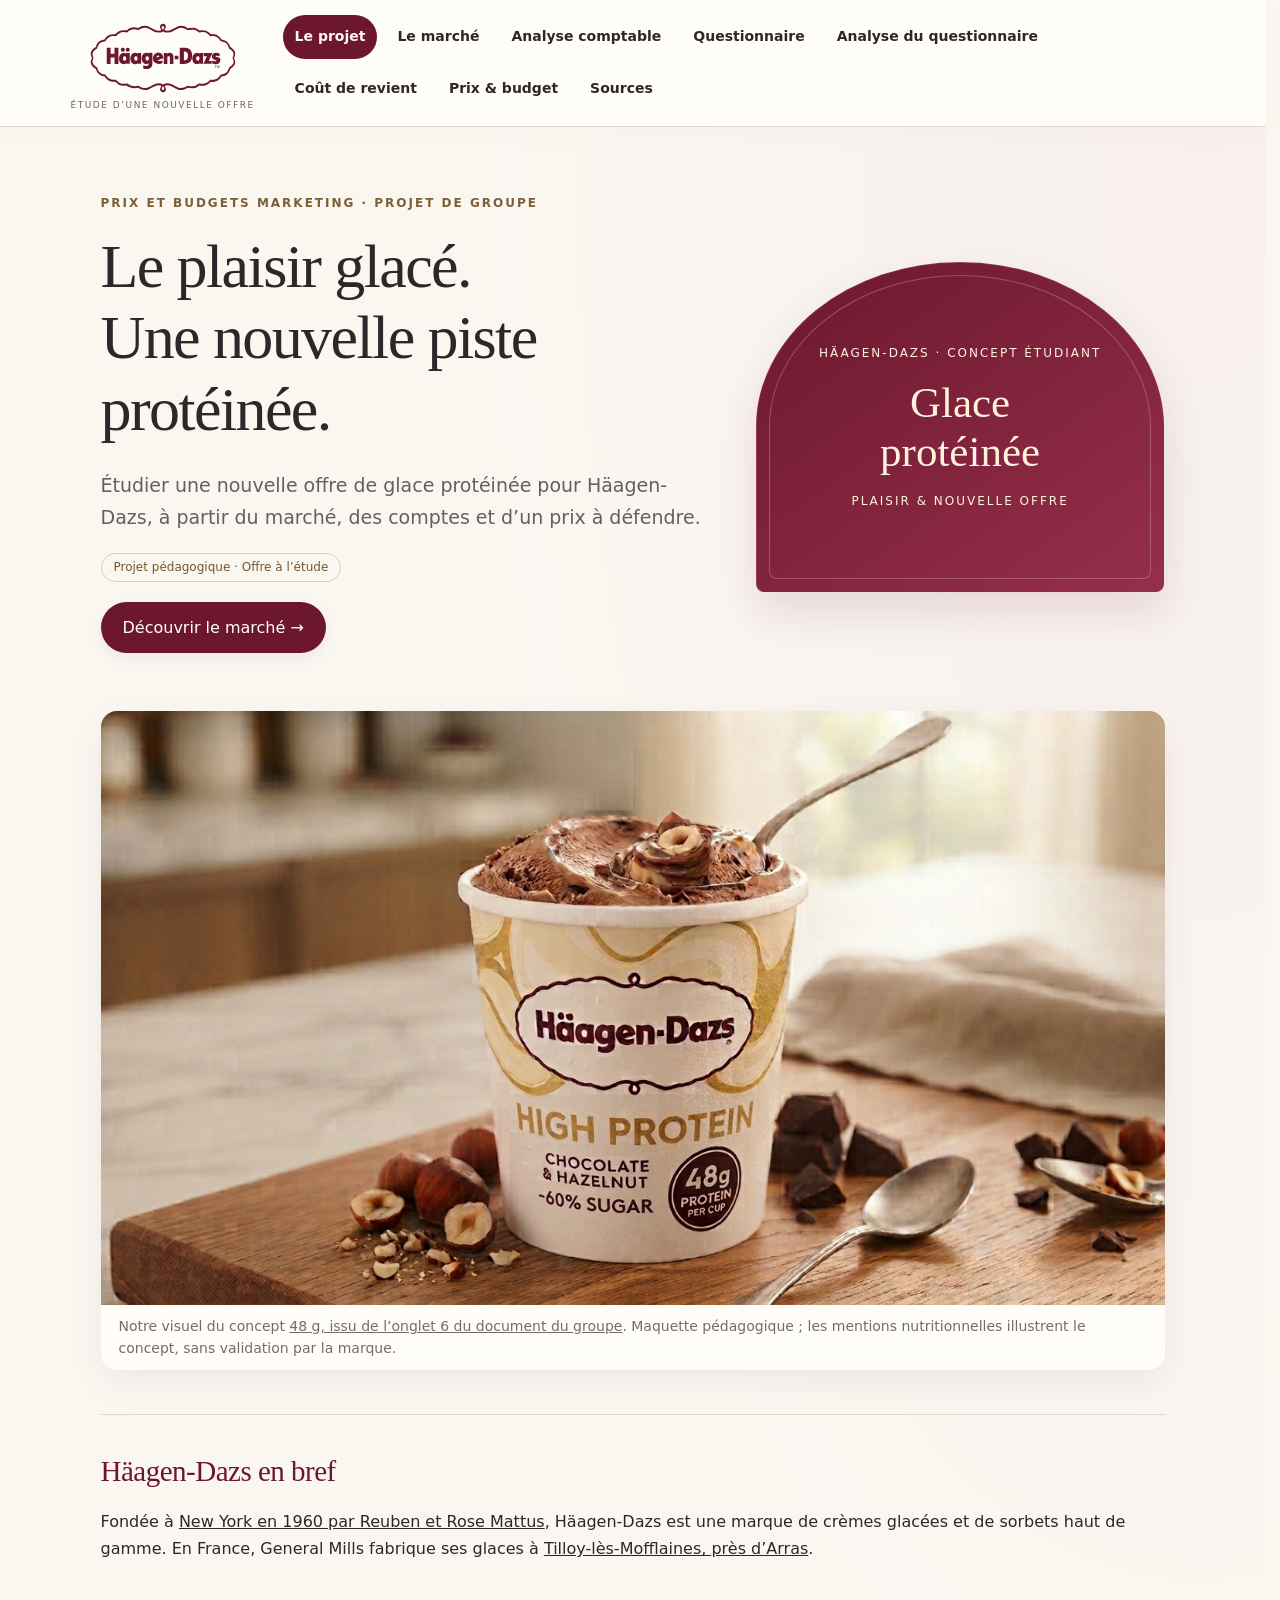
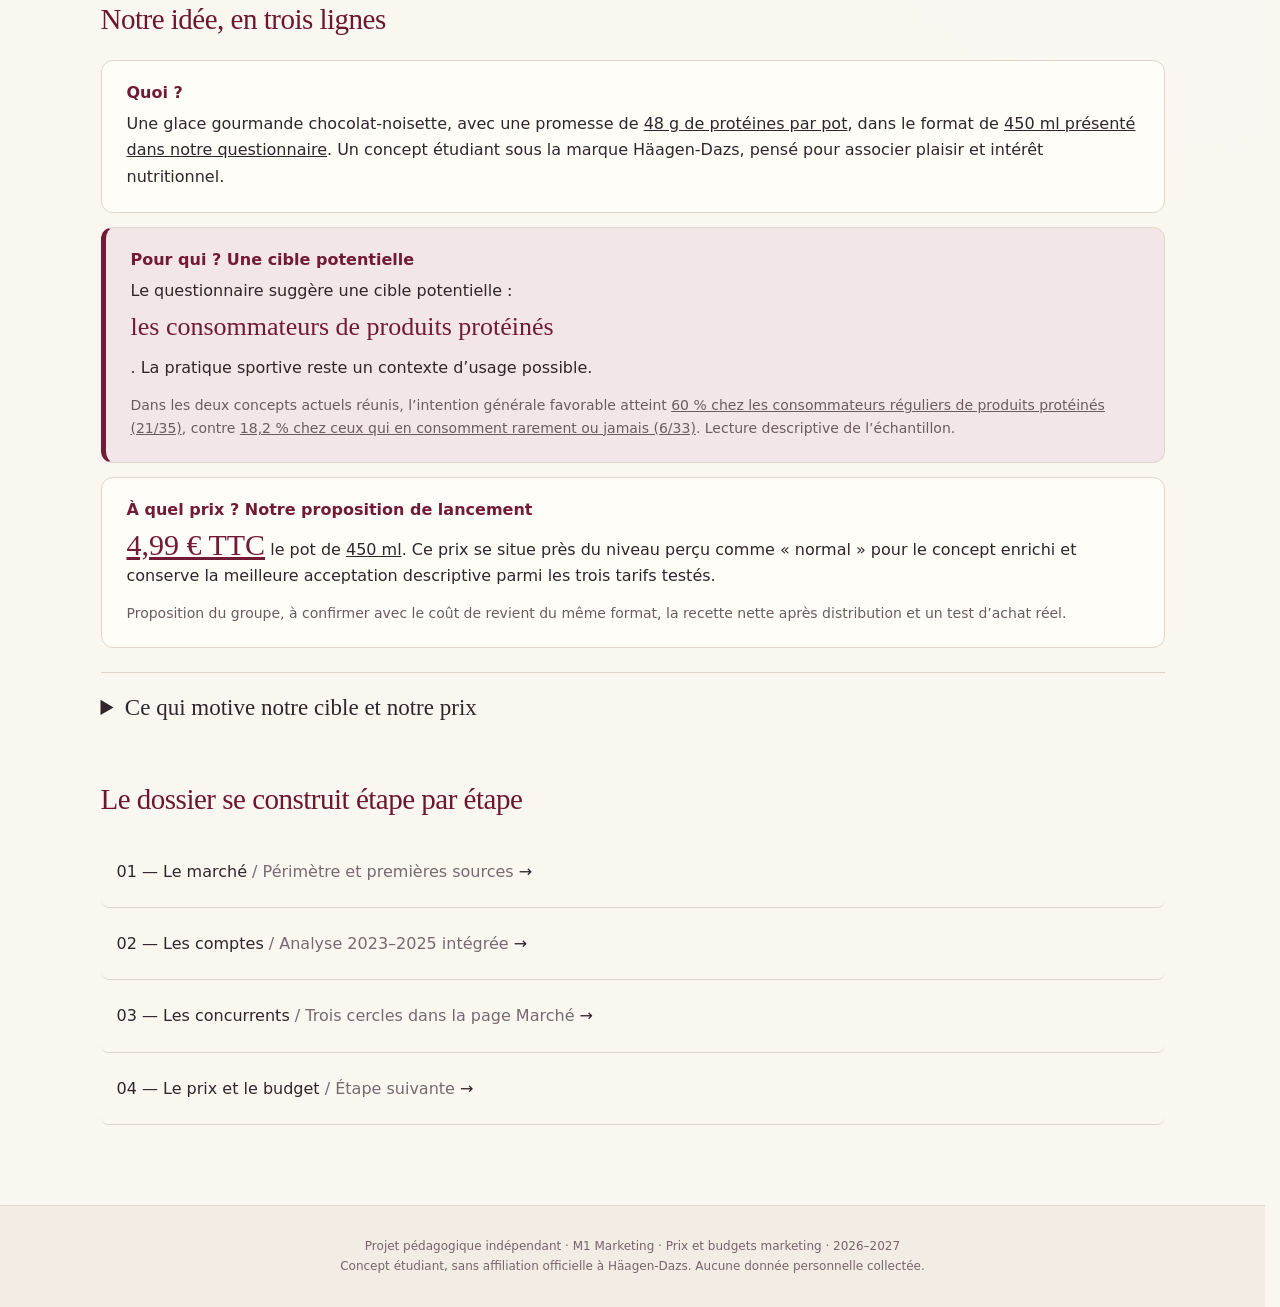
<file: index.html>
<!doctype html><html lang="fr"><head><meta charset="utf-8"><meta name="viewport" content="width=device-width,initial-scale=1"><meta name="description" content="Projet étudiant : une nouvelle offre de glace protéinée Häagen-Dazs. Marché, comptes et stratégie de prix."><title>Le projet · Häagen-Dazs — Projet protéiné</title><link rel="stylesheet" href="style.css?v=20261012-front"><link rel="stylesheet" href="projet.css?v=20261118"></head><body><div class="reading-progress" aria-hidden="true"></div><a class="skip" href="#contenu">Aller au contenu</a><header><div><a class="brand" href="index.html"><img class="brand-logo" src="assets/haagen-dazs-logo.svg" width="206" height="108" alt="Häagen-Dazs"><small>ÉTUDE D’UNE NOUVELLE OFFRE</small></a><nav aria-label="Navigation principale"><a href="index.html" aria-current="page">Le projet</a><a href="marche.html">Le marché</a><a href="comptes.html">Analyse comptable</a><a href="questionnaire.html">Questionnaire</a><a href="analyse-questionnaire.html">Analyse du questionnaire</a><a href="couts.html">Coût de revient</a><a href="prix.html">Prix &amp; budget</a><a href="sources.html">Sources</a></nav></div></header><main id="contenu"><div class="hero"><div><div class="eyebrow">Prix et budgets marketing · Projet de groupe</div><h1>Le plaisir glacé.<br>Une nouvelle piste protéinée.</h1><p class="lead">Étudier une nouvelle offre de glace protéinée pour Häagen-Dazs, à partir du marché, des comptes et d’un prix à défendre.</p><span class="tag">Projet pédagogique · Offre à l’étude</span><br><a class="button" href="marche.html">Découvrir le marché →</a></div><aside class="concept"><span>HÄAGEN-DAZS · CONCEPT ÉTUDIANT</span><strong>Glace<br>protéinée</strong><span>PLAISIR &amp; NOUVELLE OFFRE</span></aside></div><figure class="brand-banner project-product"><img src="assets/haagen-dazs-protein-48g.png" width="1376" height="768" alt="Maquette du groupe : pot de glace chocolat-noisette Häagen-Dazs High Protein portant la mention 48 g de protéines" loading="lazy"><figcaption>Notre visuel du concept <a href="assets/haagen-dazs-protein-48g.png" target="_blank" rel="noopener noreferrer">48 g, issu de l’onglet 6 du document du groupe</a>. Maquette pédagogique ; les mentions nutritionnelles illustrent le concept, sans validation par la marque.</figcaption></figure><div class="rule"></div><section id="la-marque" aria-labelledby="titre-la-marque"><h2 id="titre-la-marque">Häagen-Dazs en bref</h2><p>Fondée à <a href="https://www.generalmills.fr/marques/haagen-dazs">New York en 1960 par Reuben et Rose Mattus</a>, Häagen-Dazs est une marque de crèmes glacées et de sorbets haut de gamme. En France, General Mills fabrique ses glaces à <a href="https://www.generalmills.fr/a-propos/general-mills-en-france">Tilloy-lès-Mofflaines, près d’Arras</a>.</p></section>
<section id="notre-idee"><h2>Notre idée, en trois lignes</h2>
<div class="project-idea">
<article><h3>Quoi ?</h3><p>Une glace gourmande chocolat-noisette, avec une promesse de <a href="assets/haagen-dazs-protein-48g.png" target="_blank" rel="noopener noreferrer">48 g de protéines par pot</a>, dans le format de <a href="questionnaire-formulaire.html">450 ml présenté dans notre questionnaire</a>. Un concept étudiant sous la marque Häagen-Dazs, pensé pour associer plaisir et intérêt nutritionnel.</p></article>
<article class="project-target"><h3>Pour qui ? Une cible potentielle</h3><p>Le questionnaire suggère une cible potentielle : <strong>les consommateurs de produits protéinés</strong>. La pratique sportive reste un contexte d’usage possible.</p><p class="label" id="project-target-evidence">Dans l’échantillon, l’intention d’achat favorable atteint <a href="donnees-enquete.html?base=archive" target="_blank" rel="noopener noreferrer">60 % chez les consommateurs réguliers de produits protéinés (21/35)</a>, contre <a href="donnees-enquete.html?base=archive" target="_blank" rel="noopener noreferrer">18,2 % chez ceux qui en consomment rarement ou jamais (6/33)</a>. Lecture descriptive des deux concepts réunis.</p></article>
<article class="project-price"><h3>À quel prix ? Notre proposition de lancement</h3><p><strong><a href="donnees-enquete.html?base=archive" target="_blank" rel="noopener noreferrer">4,99 € TTC</a></strong> le pot de <a href="questionnaire-formulaire.html">450 ml</a>. Ce prix se situe près du niveau perçu comme « normal » pour le concept enrichi et conserve la meilleure acceptation descriptive parmi les trois tarifs testés.</p><p class="label">Proposition du groupe, à confirmer avec le coût de revient du même format, la recette nette après distribution et un test d’achat réel.</p></article>
</div>
<details class="project-evidence"><summary>Ce qui motive notre cible et notre prix</summary>
<p id="project-data-date" class="project-data-date">Orientations formulées le 18 novembre 2026, à partir de l’instantané du questionnaire du même jour : <a href="donnees-enquete.html?base=archive" target="_blank" rel="noopener noreferrer">112 réponses retenues</a>. Les indicateurs ci-dessous suivent les actualisations du questionnaire ; le prix et la cible restent des choix éditoriaux du groupe.</p>
<p id="project-data-status" class="project-data-date" role="status" hidden></p><h3>Une cible fondée sur les habitudes</h3>

<p>« Favorable » regroupe les deux scores supérieurs de l’intention générale d’achat. Les étudiants sont très présents dans notre échantillon : ces réponses ne permettent pas de désigner les 18–24 ans comme cible prioritaire.</p>
<h3>Le prix psychologique du concept enrichi</h3>
<p id="project-vw-evidence">Sur <a href="docs/analyse-prix.pdf#page=2" target="_blank" rel="noopener noreferrer">58 quadruplets de prix cohérents</a> pour le concept enrichi, le point d’égal rejet est d’environ <a href="docs/analyse-prix.pdf#page=2" target="_blank" rel="noopener noreferrer">4,20 €</a>, le prix d’indifférence d’environ <a href="donnees-enquete.html?base=archive" target="_blank" rel="noopener noreferrer">4,99 €</a> et la borne haute de la zone acceptable d’environ <a href="docs/analyse-prix.pdf#page=2" target="_blank" rel="noopener noreferrer">5,41 €</a>. Notre proposition se situe donc au voisinage du prix d’indifférence, au-dessus du point d’égal rejet. Aucun de ces repères ne mesure un optimum de bénéfice.</p>
<div class="table-wrap"><table><caption>Concept enrichi : probabilités d’achat « Élevée » ou « Très élevée », sur la base retenue de la page Questionnaire.</caption><thead><tr><th scope="col">Prix testé TTC</th><th scope="col">Intention favorable</th><th scope="col">Base</th></tr></thead><tbody id="project-purchase-rows"><tr><td><a href="donnees-enquete.html?base=archive" target="_blank" rel="noopener noreferrer">4,99 €</a></td><td><a href="donnees-enquete.html?base=archive" target="_blank" rel="noopener noreferrer">26/60 · 43,3 %</a></td><td><a href="donnees-enquete.html?base=archive" target="_blank" rel="noopener noreferrer">60</a></td></tr><tr><td><a href="donnees-enquete.html?base=archive" target="_blank" rel="noopener noreferrer">5,49 €</a></td><td><a href="donnees-enquete.html?base=archive" target="_blank" rel="noopener noreferrer">14/60 · 23,3 %</a></td><td><a href="donnees-enquete.html?base=archive" target="_blank" rel="noopener noreferrer">60</a></td></tr><tr><td><a href="donnees-enquete.html?base=archive" target="_blank" rel="noopener noreferrer">5,99 €</a></td><td><a href="donnees-enquete.html?base=archive" target="_blank" rel="noopener noreferrer">9/60 · 15 %</a></td><td><a href="donnees-enquete.html?base=archive" target="_blank" rel="noopener noreferrer">60</a></td></tr></tbody></table></div>
<p>L’acceptation est déclarée, avec des prix présentés dans un ordre croissant. Les deux concepts n’affichent pas de différence d’intention générale établie après correction des tests : retenir le visuel enrichi est un choix de proposition, pas la preuve de sa supériorité commerciale.</p>
<h3>Un positionnement premium confronté aux concurrents</h3>
<p>Relevés consultés le 18 novembre 2026. Les tarifs Carrefour dépendent du magasin et du mode de retrait ; ce sont des repères locaux, pas des prix nationaux garantis.</p>
<div class="table-wrap"><table><caption>Comparaison par litre pour les pots prêts à consommer ; proposition du groupe pour la nouvelle offre.</caption><thead><tr><th scope="col">Offre</th><th scope="col">Format</th><th scope="col">Prix TTC affiché ou proposé</th><th scope="col">Prix au litre calculé</th></tr></thead><tbody>
<tr><th scope="row">Ben &amp; Jerry’s Cookie Dough</th><td><a href="https://www.carrefour.fr/p/glace-en-pot-vanille-cookie-dough-ben-jerry-s-8711327373105" target="_blank" rel="noopener noreferrer">465 ml</a></td><td><a href="https://www.carrefour.fr/p/glace-en-pot-vanille-cookie-dough-ben-jerry-s-8711327373105" target="_blank" rel="noopener noreferrer">3,55 €</a></td><td><a href="https://www.carrefour.fr/p/glace-en-pot-vanille-cookie-dough-ben-jerry-s-8711327373105" target="_blank" rel="noopener noreferrer">7,63 €/L</a></td></tr>
<tr><th scope="row">Häagen-Dazs Chocolat Belge classique</th><td><a href="https://www.carrefour.fr/p/glace-en-pot-chocolat-belge-haagen-dazs-3415581113716" target="_blank" rel="noopener noreferrer">460 ml</a></td><td><a href="https://www.carrefour.fr/p/glace-en-pot-chocolat-belge-haagen-dazs-3415581113716" target="_blank" rel="noopener noreferrer">4,99 €</a></td><td><a href="https://www.carrefour.fr/p/glace-en-pot-chocolat-belge-haagen-dazs-3415581113716" target="_blank" rel="noopener noreferrer">10,85 €/L</a></td></tr>
<tr><th scope="row">Notre concept protéiné · proposition</th><td><a href="questionnaire-formulaire.html">450 ml</a></td><td><a href="donnees-enquete.html?base=archive" target="_blank" rel="noopener noreferrer">4,99 €</a></td><td><a href="donnees-enquete.html?base=archive" target="_blank" rel="noopener noreferrer">11,09 €/L</a></td></tr>
</tbody></table></div>
<p>À ce niveau de prix, notre proposition est proche du pot classique Häagen-Dazs dans ce relevé, avec un supplément à justifier face à Ben &amp; Jerry’s. La praticité d’une glace prête à consommer compte aussi : la préparation GymBeam est affichée à <a href="https://gymbeam.fr/creme-glacee-proteinee-500-g-gymbeam.html" target="_blank" rel="noopener noreferrer">17,95 € pour 500 g de poudre, hors livraison</a>. Son poids sec n’est pas directement comparable au volume d’un pot préparé.</p>
<p class="project-source">Sources directes : les chiffres d’enquête renvoient aux résultats agrégés ; les tarifs concurrents ouvrent les fiches des distributeurs. <a href="questionnaire.html">Explorer les réponses</a> · <a href="prix.html#prix-clients">Voir les courbes et la méthode de calcul</a> · <a href="couts.html">Confronter le prix au coût de revient</a>.</p>
</details></section><h2>Le dossier se construit étape par étape</h2><div class="steps"><a href="marche.html">01 — Le marché <span class="muted">/ Périmètre et premières sources</span> →</a><a href="comptes.html">02 — Les comptes <span class="muted">/ Analyse 2023–2025 intégrée</span> →</a><a href="marche.html#concurrents">03 — Les concurrents <span class="muted">/ Trois cercles dans la page Marché</span> →</a><a href="prix.html">04 — Le prix et le budget <span class="muted">/ Étape suivante</span> →</a></div></main><footer>Projet pédagogique indépendant · M1 Marketing · Prix et budgets marketing · 2026–2027<br>Concept étudiant, sans affiliation officielle à Häagen-Dazs. Aucune donnée personnelle collectée.</footer><button class="back-to-top" type="button" aria-label="Revenir en haut de page" title="Revenir en haut" hidden>↑</button><script src="front.js?v=20261012-front" defer></script><script src="questionnaire-live.js?v=20261120-sources" defer></script><script src="projet.js?v=20261118" defer></script></body></html>
</file>
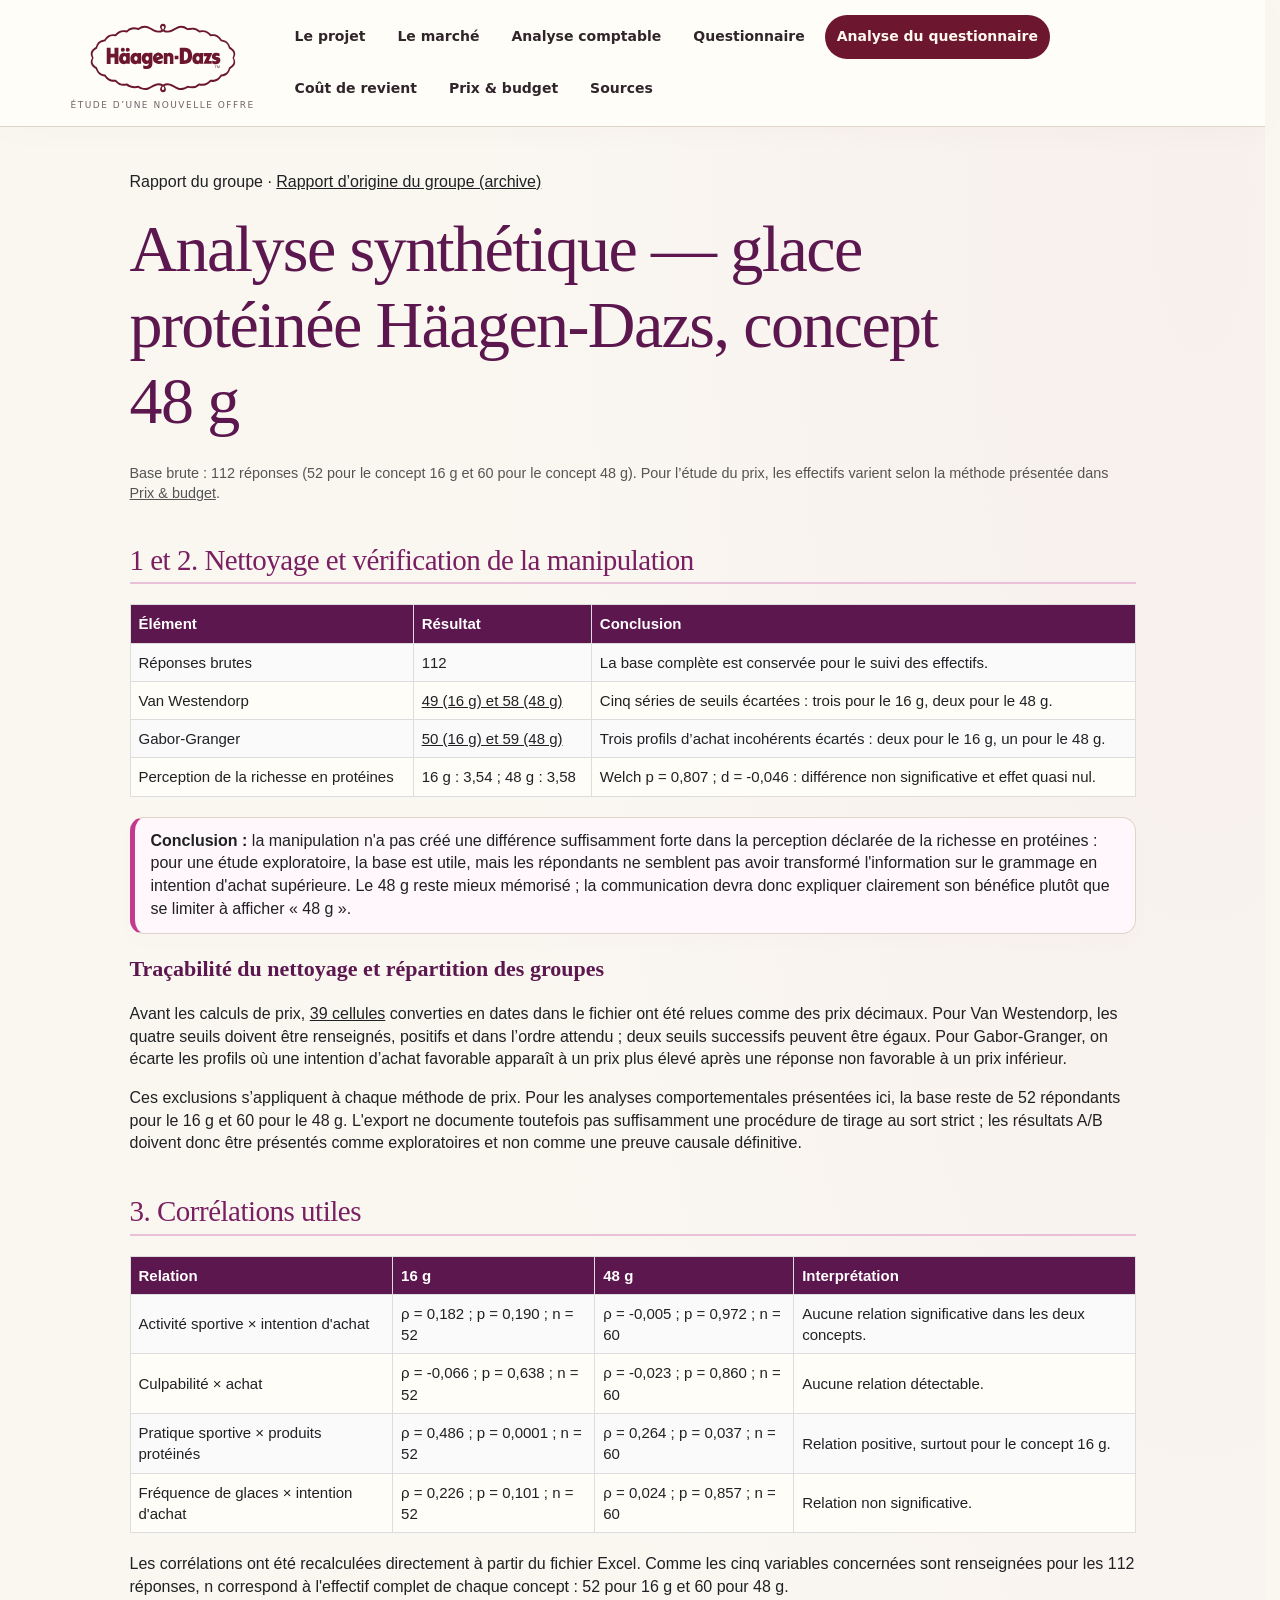
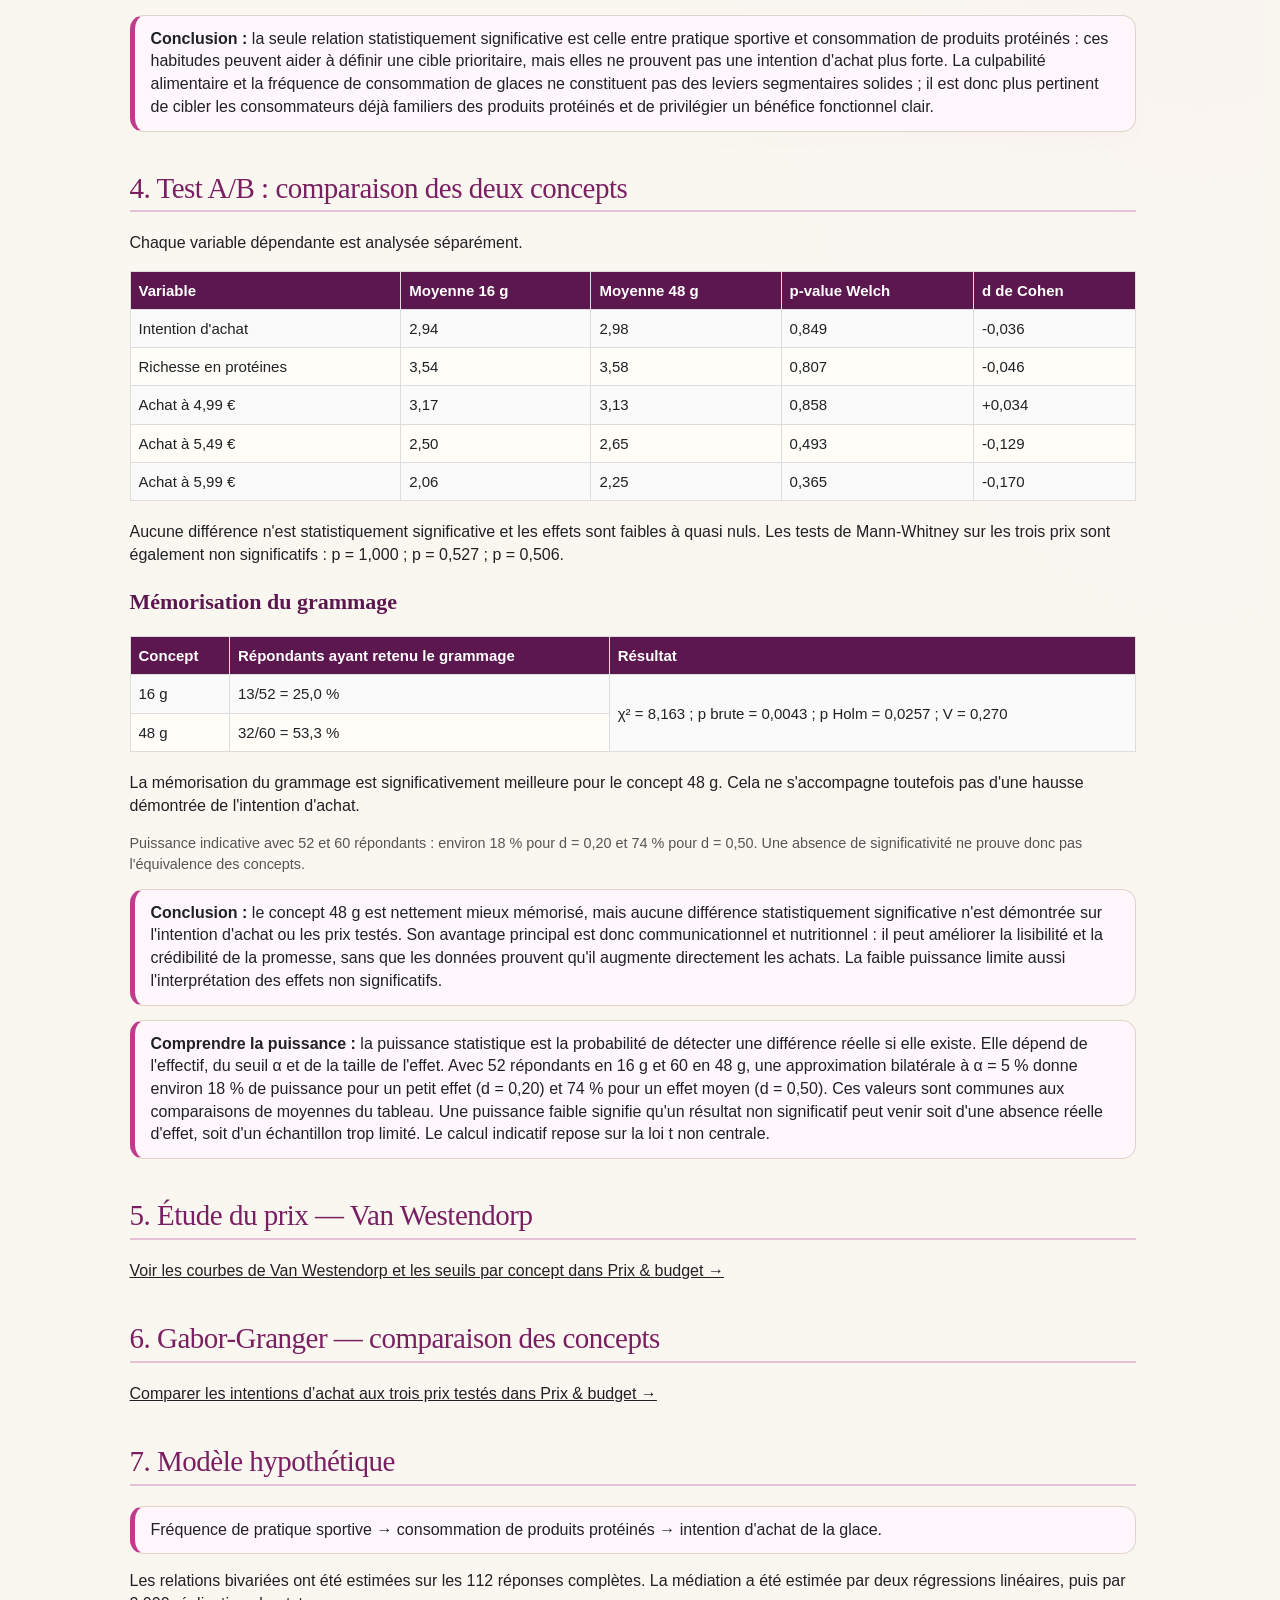
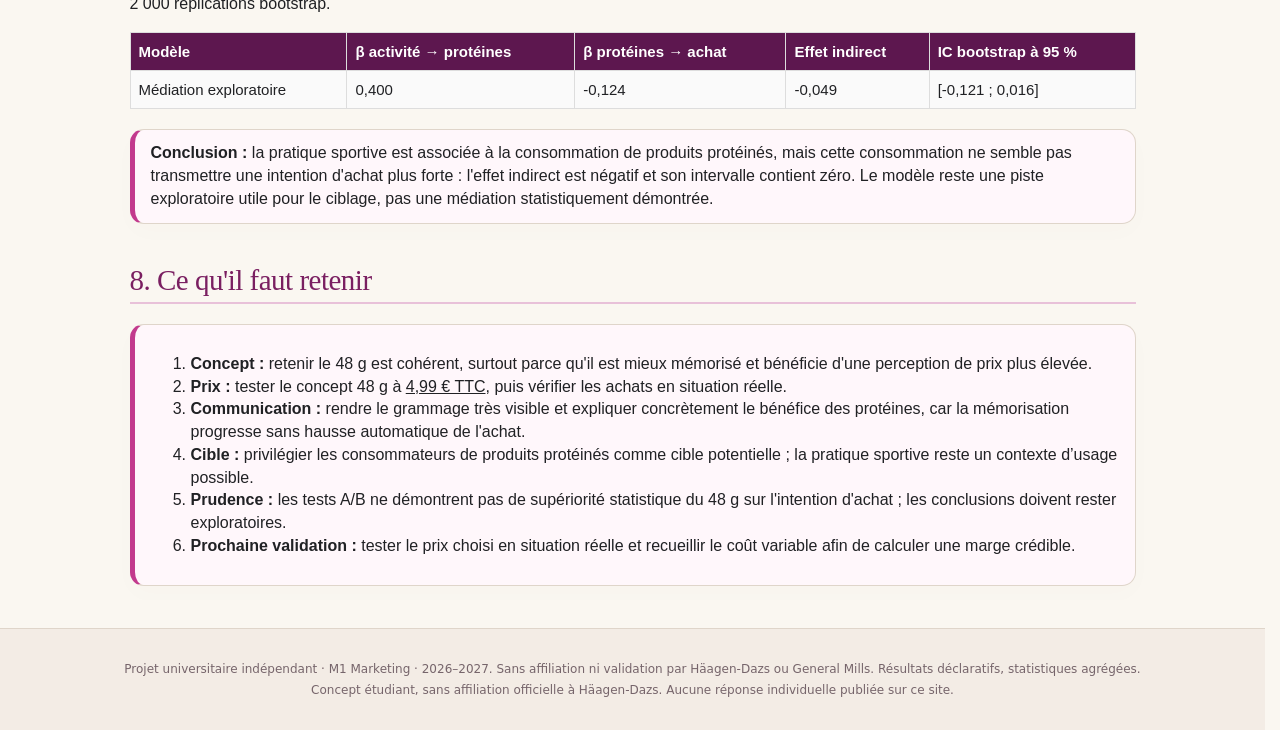
<file: analyse-questionnaire.html>
<!doctype html><html lang="fr"><head><meta charset="utf-8"><meta name="viewport" content="width=device-width,initial-scale=1"><meta name="description" content="Analyse du questionnaire selon le cours : qualité des données, manipulation, tests A/B, tailles d’effet et prix."><title>Analyse du questionnaire · Häagen-Dazs — Projet de groupe</title><link rel="stylesheet" href="style.css?v=20261012-front"><style>#contenu{font-family:Arial,sans-serif;color:#202124;max-width:1050px;margin:28px auto;padding:0 22px;line-height:1.42}#contenu h1{color:#5d174f}#contenu h2{border-bottom:2px solid #e8c1d9;padding-bottom:5px;color:#7a1f61}#contenu h3{color:#5d174f}#contenu .card{background:#fff7fb;border-left:5px solid #c23a8d;padding:12px 16px;margin:14px 0}#contenu table{border-collapse:collapse;width:100%;margin:10px 0 20px}#contenu th{background:#5d174f;color:#fff;text-align:left}#contenu th,#contenu td{border:1px solid #ddd;padding:8px}#contenu tr:nth-child(even){background:#fafafa}#contenu .small{font-size:.9em;color:#555}#contenu .chart{border:1px solid #ddd;border-radius:10px;padding:8px;background:#fff}#contenu{overflow-x:auto}#contenu svg{max-width:100%;height:auto}</style></head><body><div class="reading-progress" aria-hidden="true"></div><a class="skip" href="#contenu">Aller au contenu</a><header><div><a class="brand" href="index.html"><img class="brand-logo" src="assets/haagen-dazs-logo.svg" width="206" height="108" alt="Häagen-Dazs"><small>ÉTUDE D’UNE NOUVELLE OFFRE</small></a><nav aria-label="Navigation principale"><a href="index.html">Le projet</a><a href="marche.html">Le marché</a><a href="comptes.html">Analyse comptable</a><a href="questionnaire.html">Questionnaire</a><a href="analyse-questionnaire.html" aria-current="page">Analyse du questionnaire</a><a href="couts.html">Coût de revient</a><a href="prix.html">Prix &amp; budget</a><a href="sources.html">Sources</a></nav></div></header><main id="contenu"><p>Rapport du groupe · <a href="https://htmlpreview.github.io/?https://gist.githubusercontent.com/rofaure7/0cea6df263632d2b98cf973634b2cc2a/raw/5dc22ef04dab81518b0f027d2dc3652ff25bf1e3/rapport_prix_complet.html">Rapport d’origine du groupe (archive)</a></p>
<h1>Analyse synthétique — glace protéinée Häagen-Dazs, concept 48 g</h1><p class='small'>Base brute : 112 réponses (52 pour le concept 16 g et 60 pour le concept 48 g). Pour l’étude du prix, les effectifs varient selon la méthode présentée dans <a href="prix.html#prix-clients">Prix &amp; budget</a>.</p>
<section aria-labelledby="nettoyage-manipulation">
<h2 id="nettoyage-manipulation">1 et 2. Nettoyage et vérification de la manipulation</h2><table><tr><th>Élément</th><th>Résultat</th><th>Conclusion</th></tr><tr><td>Réponses brutes</td><td>112</td><td>La base complète est conservée pour le suivi des effectifs.</td></tr><tr><td>Van Westendorp</td><td><a href="docs/analyse-prix.pdf#page=2">49 (16 g) et 58 (48 g)</a></td><td>Cinq séries de seuils écartées : trois pour le 16 g, deux pour le 48 g.</td></tr><tr><td>Gabor-Granger</td><td><a href="docs/analyse-prix.pdf#page=3">50 (16 g) et 59 (48 g)</a></td><td>Trois profils d’achat incohérents écartés : deux pour le 16 g, un pour le 48 g.</td></tr><tr><td>Perception de la richesse en protéines</td><td>16 g : 3,54 ; 48 g : 3,58</td><td>Welch p = 0,807 ; d = -0,046 : différence non significative et effet quasi nul.</td></tr></table><p class='card'><b>Conclusion :</b> la manipulation n'a pas créé une différence suffisamment forte dans la perception déclarée de la richesse en protéines : pour une étude exploratoire, la base est utile, mais les répondants ne semblent pas avoir transformé l'information sur le grammage en intention d'achat supérieure. Le 48 g reste mieux mémorisé ; la communication devra donc expliquer clairement son bénéfice plutôt que se limiter à afficher « 48 g ».</p>
<h3>Traçabilité du nettoyage et répartition des groupes</h3><p>Avant les calculs de prix, <a href="docs/analyse-prix.pdf#page=1">39 cellules</a> converties en dates dans le fichier ont été relues comme des prix décimaux. Pour Van Westendorp, les quatre seuils doivent être renseignés, positifs et dans l’ordre attendu ; deux seuils successifs peuvent être égaux. Pour Gabor-Granger, on écarte les profils où une intention d’achat favorable apparaît à un prix plus élevé après une réponse non favorable à un prix inférieur.</p><p>Ces exclusions s’appliquent à chaque méthode de prix. Pour les analyses comportementales présentées ici, la base reste de 52 répondants pour le 16 g et 60 pour le 48 g. L'export ne documente toutefois pas suffisamment une procédure de tirage au sort strict ; les résultats A/B doivent donc être présentés comme exploratoires et non comme une preuve causale définitive.</p>
</section>
<section aria-labelledby="correlations">
<h2 id="correlations">3. Corrélations utiles</h2><table><tr><th>Relation</th><th>16 g</th><th>48 g</th><th>Interprétation</th></tr><tr><td>Activité sportive × intention d'achat</td><td>ρ = 0,182 ; p = 0,190 ; n = 52</td><td>ρ = -0,005 ; p = 0,972 ; n = 60</td><td>Aucune relation significative dans les deux concepts.</td></tr><tr><td>Culpabilité × achat</td><td>ρ = -0,066 ; p = 0,638 ; n = 52</td><td>ρ = -0,023 ; p = 0,860 ; n = 60</td><td>Aucune relation détectable.</td></tr><tr><td>Pratique sportive × produits protéinés</td><td>ρ = 0,486 ; p = 0,0001 ; n = 52</td><td>ρ = 0,264 ; p = 0,037 ; n = 60</td><td>Relation positive, surtout pour le concept 16 g.</td></tr><tr><td>Fréquence de glaces × intention d'achat</td><td>ρ = 0,226 ; p = 0,101 ; n = 52</td><td>ρ = 0,024 ; p = 0,857 ; n = 60</td><td>Relation non significative.</td></tr></table><p>Les corrélations ont été recalculées directement à partir du fichier Excel. Comme les cinq variables concernées sont renseignées pour les 112 réponses, n correspond à l'effectif complet de chaque concept : 52 pour 16 g et 60 pour 48 g.</p><p class='card'><b>Conclusion :</b> la seule relation statistiquement significative est celle entre pratique sportive et consommation de produits protéinés : ces habitudes peuvent aider à définir une cible prioritaire, mais elles ne prouvent pas une intention d'achat plus forte. La culpabilité alimentaire et la fréquence de consommation de glaces ne constituent pas des leviers segmentaires solides ; il est donc plus pertinent de cibler les consommateurs déjà familiers des produits protéinés et de privilégier un bénéfice fonctionnel clair.</p>
</section>
<h2>4. Test A/B : comparaison des deux concepts</h2><p>Chaque variable dépendante est analysée séparément.</p><table><tr><th>Variable</th><th>Moyenne 16 g</th><th>Moyenne 48 g</th><th>p-value Welch</th><th>d de Cohen</th></tr><tr><td>Intention d'achat</td><td>2,94</td><td>2,98</td><td>0,849</td><td>-0,036</td></tr><tr><td>Richesse en protéines</td><td>3,54</td><td>3,58</td><td>0,807</td><td>-0,046</td></tr><tr><td>Achat à 4,99 €</td><td>3,17</td><td>3,13</td><td>0,858</td><td>+0,034</td></tr><tr><td>Achat à 5,49 €</td><td>2,50</td><td>2,65</td><td>0,493</td><td>-0,129</td></tr><tr><td>Achat à 5,99 €</td><td>2,06</td><td>2,25</td><td>0,365</td><td>-0,170</td></tr></table><p>Aucune différence n'est statistiquement significative et les effets sont faibles à quasi nuls. Les tests de Mann-Whitney sur les trois prix sont également non significatifs : p = 1,000 ; p = 0,527 ; p = 0,506.</p><h3>Mémorisation du grammage</h3><table><tr><th>Concept</th><th>Répondants ayant retenu le grammage</th><th>Résultat</th></tr><tr><td>16 g</td><td>13/52 = 25,0 %</td><td rowspan='2'>χ² = 8,163 ; p brute = 0,0043 ; p Holm = 0,0257 ; V = 0,270</td></tr><tr><td>48 g</td><td>32/60 = 53,3 %</td></tr></table><p>La mémorisation du grammage est significativement meilleure pour le concept 48 g. Cela ne s'accompagne toutefois pas d'une hausse démontrée de l'intention d'achat.</p><p class='small'>Puissance indicative avec 52 et 60 répondants : environ 18 % pour d = 0,20 et 74 % pour d = 0,50. Une absence de significativité ne prouve donc pas l'équivalence des concepts.</p><p class='card'><b>Conclusion :</b> le concept 48 g est nettement mieux mémorisé, mais aucune différence statistiquement significative n'est démontrée sur l'intention d'achat ou les prix testés. Son avantage principal est donc communicationnel et nutritionnel : il peut améliorer la lisibilité et la crédibilité de la promesse, sans que les données prouvent qu'il augmente directement les achats. La faible puissance limite aussi l'interprétation des effets non significatifs.</p>
<div class='card'><b>Comprendre la puissance :</b> la puissance statistique est la probabilité de détecter une différence réelle si elle existe. Elle dépend de l'effectif, du seuil α et de la taille de l'effet. Avec 52 répondants en 16 g et 60 en 48 g, une approximation bilatérale à α = 5 % donne environ 18 % de puissance pour un petit effet (d = 0,20) et 74 % pour un effet moyen (d = 0,50). Ces valeurs sont communes aux comparaisons de moyennes du tableau. Une puissance faible signifie qu'un résultat non significatif peut venir soit d'une absence réelle d'effet, soit d'un échantillon trop limité. Le calcul indicatif repose sur la loi t non centrale.</div>
<h2 id="analyse-prix">5. Étude du prix — Van Westendorp</h2><p><a href="prix.html#prix-clients:~:text=Les%20quatre%20courbes%20de%20sensibilit%C3%A9%20au%20prix">Voir les courbes de Van Westendorp et les seuils par concept dans Prix &amp; budget →</a></p><h2>6. Gabor-Granger — comparaison des concepts</h2><p><a href="prix.html#prix-clients:~:text=Quel%20prix%20donne%20le%20plus%20envie">Comparer les intentions d’achat aux trois prix testés dans Prix &amp; budget →</a></p><h2>7. Modèle hypothétique</h2><div class='card'>Fréquence de pratique sportive → consommation de produits protéinés → intention d'achat de la glace.</div><p>Les relations bivariées ont été estimées sur les 112 réponses complètes. La médiation a été estimée par deux régressions linéaires, puis par 2 000 réplications bootstrap.</p><table><tr><th>Modèle</th><th>β activité → protéines</th><th>β protéines → achat</th><th>Effet indirect</th><th>IC bootstrap à 95 %</th></tr><tr><td>Médiation exploratoire</td><td>0,400</td><td>-0,124</td><td>-0,049</td><td>[-0,121 ; 0,016]</td></tr></table><p class='card'><b>Conclusion :</b> la pratique sportive est associée à la consommation de produits protéinés, mais cette consommation ne semble pas transmettre une intention d'achat plus forte : l'effet indirect est négatif et son intervalle contient zéro. Le modèle reste une piste exploratoire utile pour le ciblage, pas une médiation statistiquement démontrée.</p>
<h2>8. Ce qu'il faut retenir</h2><div class='card'><ol><li><b>Concept :</b> retenir le 48 g est cohérent, surtout parce qu'il est mieux mémorisé et bénéficie d'une perception de prix plus élevée.</li><li><b>Prix :</b> tester le concept 48 g à <a href="prix.html#prix-decision">4,99 € TTC</a>, puis vérifier les achats en situation réelle.</li><li><b>Communication :</b> rendre le grammage très visible et expliquer concrètement le bénéfice des protéines, car la mémorisation progresse sans hausse automatique de l'achat.</li><li><b>Cible :</b> privilégier les consommateurs de produits protéinés comme cible potentielle ; la pratique sportive reste un contexte d’usage possible.</li><li><b>Prudence :</b> les tests A/B ne démontrent pas de supériorité statistique du 48 g sur l'intention d'achat ; les conclusions doivent rester exploratoires.</li><li><b>Prochaine validation :</b> tester le prix choisi en situation réelle et recueillir le coût variable afin de calculer une marge crédible.</li></ol></div>
</main><footer>Projet universitaire indépendant · M1 Marketing · 2026–2027. Sans affiliation ni validation par Häagen-Dazs ou General Mills. Résultats déclaratifs, statistiques agrégées.<br>Concept étudiant, sans affiliation officielle à Häagen-Dazs. Aucune réponse individuelle publiée sur ce site.</footer><button class="back-to-top" type="button" aria-label="Revenir en haut de page" title="Revenir en haut" hidden>↑</button><script src="front.js?v=20261012-front" defer></script></body></html>
</file>
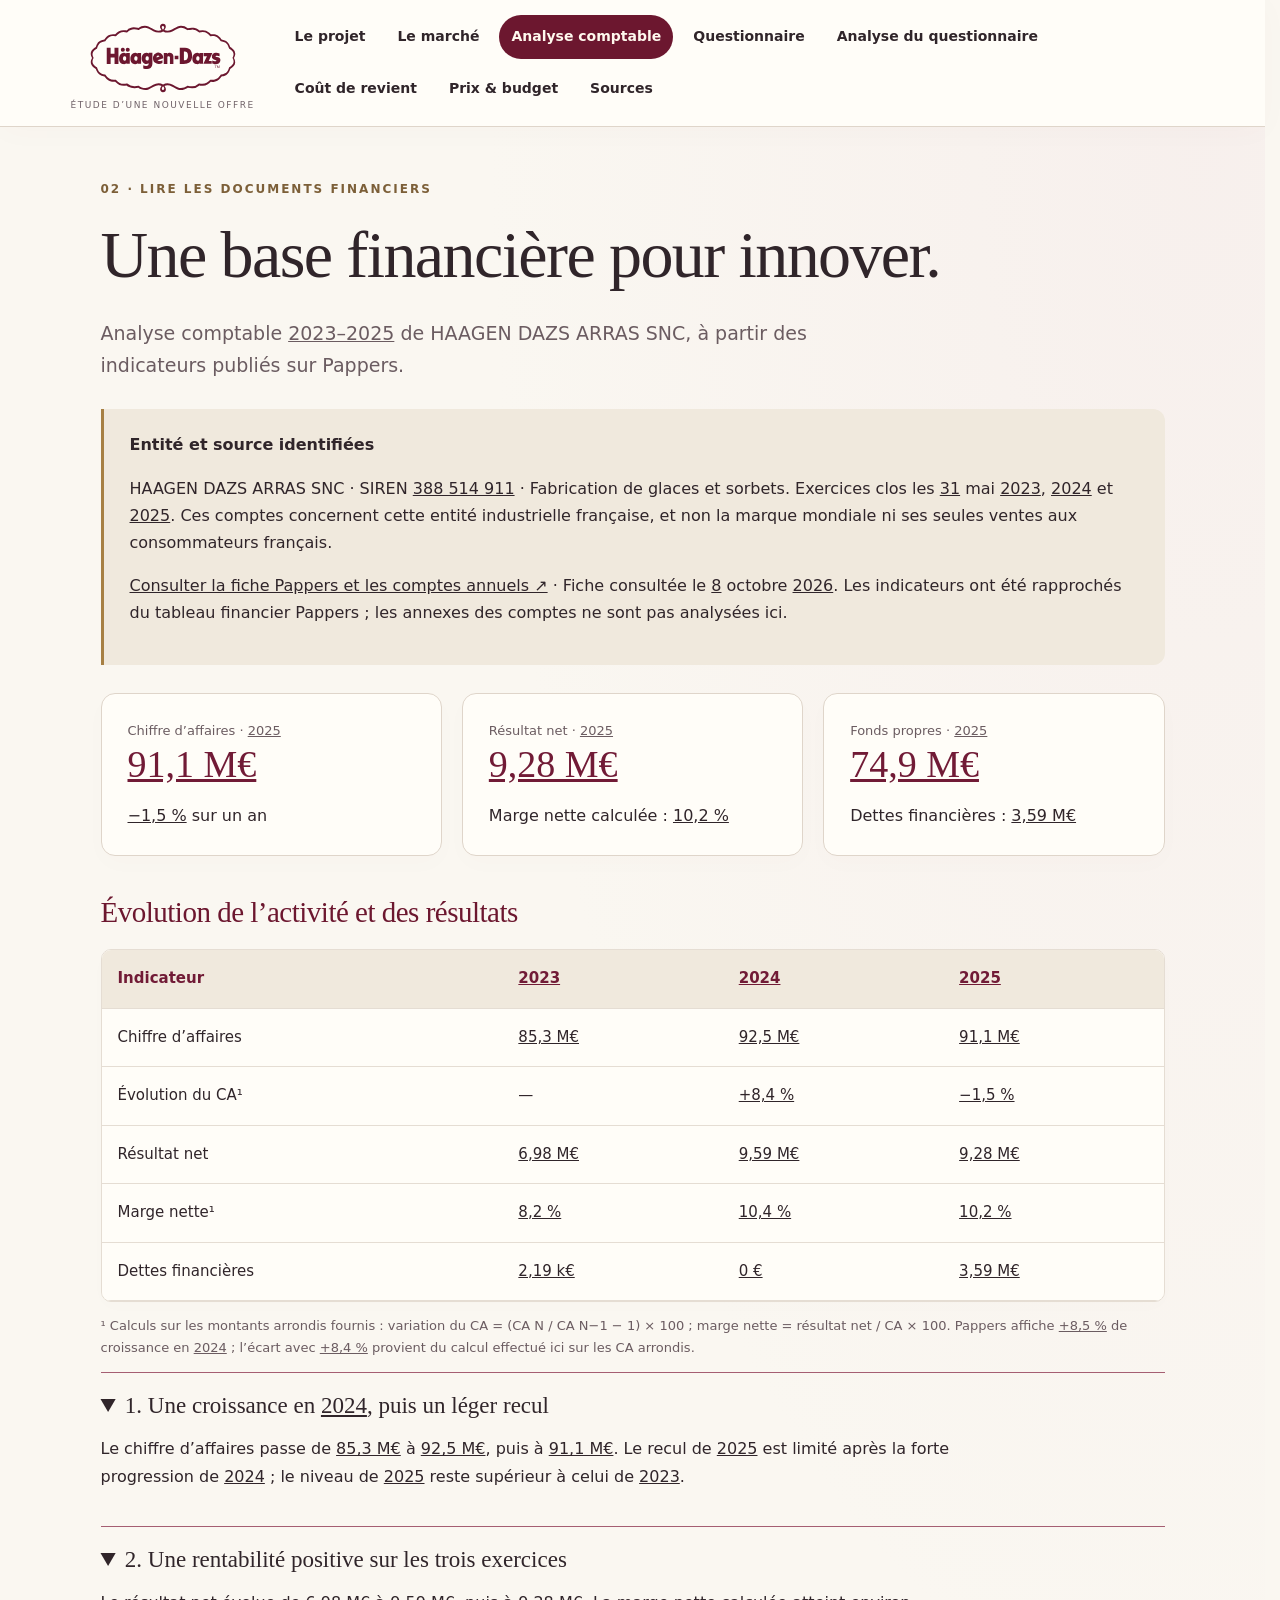
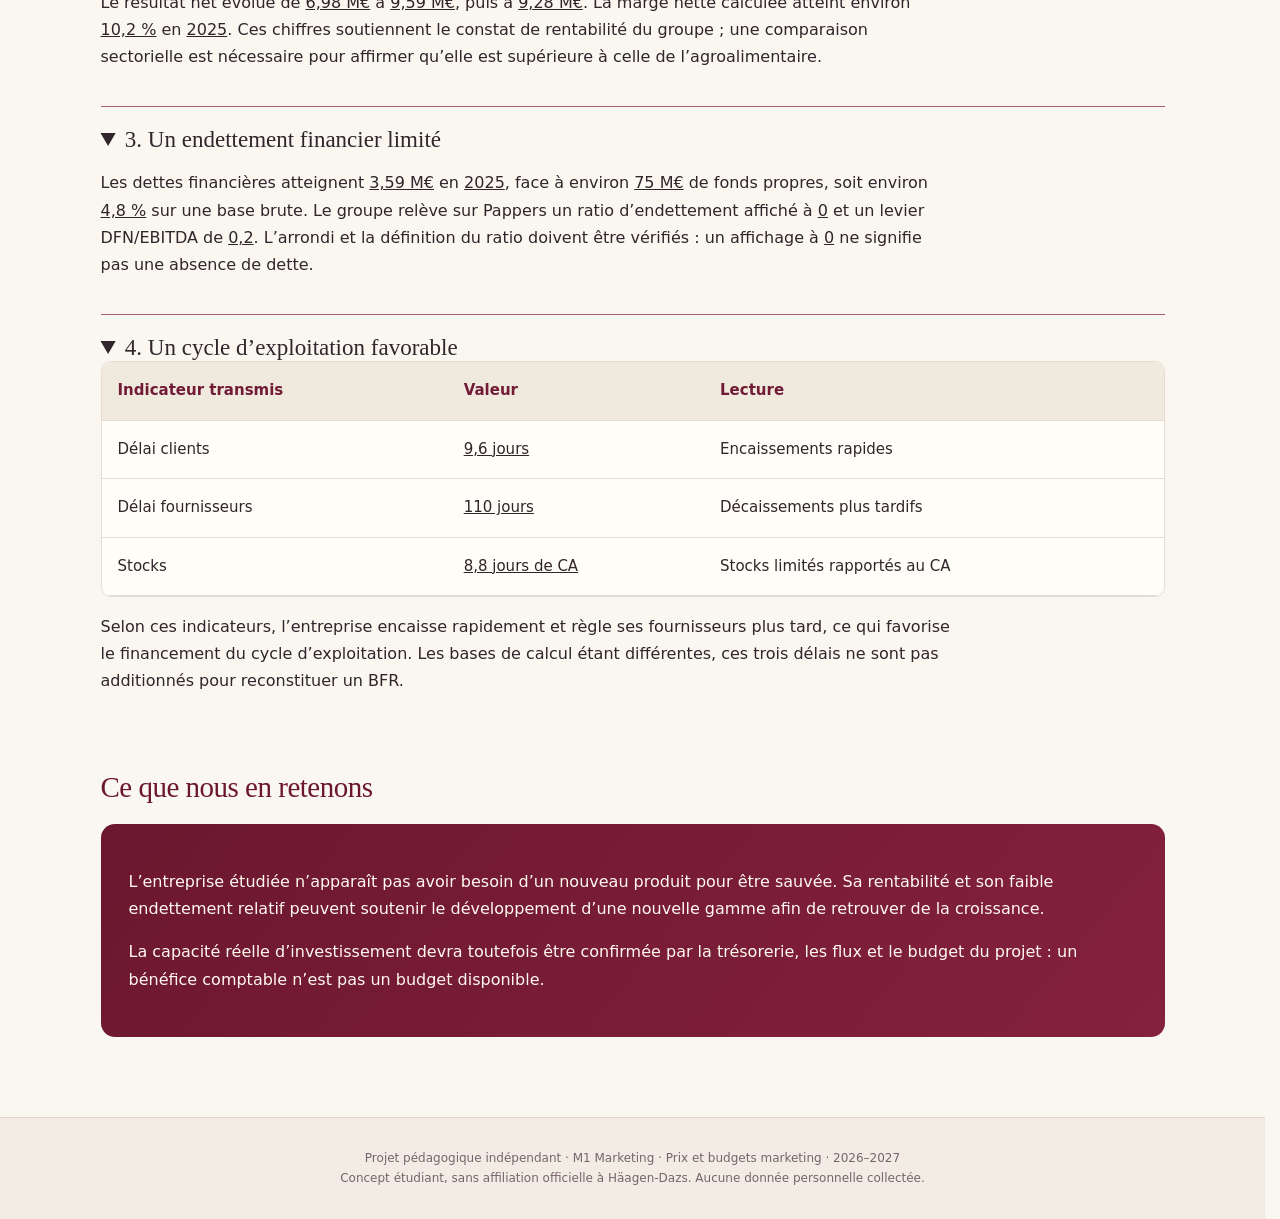
<file: comptes.html>
<!doctype html><html lang="fr"><head><meta charset="utf-8"><meta name="viewport" content="width=device-width,initial-scale=1"><meta name="description" content="Projet étudiant : une nouvelle offre de glace protéinée Häagen-Dazs. Marché, comptes et stratégie de prix."><title>Analyse comptable · Häagen-Dazs — Projet protéiné</title><link rel="stylesheet" href="style.css?v=20261012-front"></head><body><div class="reading-progress" aria-hidden="true"></div><a class="skip" href="#contenu">Aller au contenu</a><header><div><a class="brand" href="index.html"><img class="brand-logo" src="assets/haagen-dazs-logo.svg" width="206" height="108" alt="Häagen-Dazs"><small>ÉTUDE D’UNE NOUVELLE OFFRE</small></a><nav aria-label="Navigation principale"><a href="index.html">Le projet</a><a href="marche.html">Le marché</a><a href="comptes.html" aria-current="page">Analyse comptable</a><a href="questionnaire.html">Questionnaire</a><a href="analyse-questionnaire.html">Analyse du questionnaire</a><a href="couts.html">Coût de revient</a><a href="prix.html">Prix &amp; budget</a><a href="sources.html">Sources</a></nav></div></header><main id="contenu"><div class="eyebrow">02 · Lire les documents financiers</div><h1>Une base financière pour innover.</h1><p class="lead">Analyse comptable <a href="https://www.pappers.fr/entreprise/haagen-dazs-arras-snc-388514911" target="_blank" rel="noopener noreferrer" class="data-source" title="Source : Pappers — HAAGEN DAZS ARRAS SNC. Évolutions, marges et ratios calculés à partir des montants publiés.">2023–2025</a> de HAAGEN DAZS ARRAS SNC, à partir des indicateurs publiés sur Pappers.</p><div class="note"><strong>Entité et source identifiées</strong><p>HAAGEN DAZS ARRAS SNC · SIREN <a href="https://www.pappers.fr/entreprise/haagen-dazs-arras-snc-388514911" target="_blank" rel="noopener noreferrer" class="data-source" title="Source : Pappers — HAAGEN DAZS ARRAS SNC. Évolutions, marges et ratios calculés à partir des montants publiés.">388 514 911</a> · Fabrication de glaces et sorbets. Exercices clos les <a href="https://www.pappers.fr/entreprise/haagen-dazs-arras-snc-388514911" target="_blank" rel="noopener noreferrer" class="data-source" title="Source : Pappers — HAAGEN DAZS ARRAS SNC. Évolutions, marges et ratios calculés à partir des montants publiés.">31</a> mai <a href="https://www.pappers.fr/entreprise/haagen-dazs-arras-snc-388514911" target="_blank" rel="noopener noreferrer" class="data-source" title="Source : Pappers — HAAGEN DAZS ARRAS SNC. Évolutions, marges et ratios calculés à partir des montants publiés.">2023</a>, <a href="https://www.pappers.fr/entreprise/haagen-dazs-arras-snc-388514911" target="_blank" rel="noopener noreferrer" class="data-source" title="Source : Pappers — HAAGEN DAZS ARRAS SNC. Évolutions, marges et ratios calculés à partir des montants publiés.">2024</a> et <a href="https://www.pappers.fr/entreprise/haagen-dazs-arras-snc-388514911" target="_blank" rel="noopener noreferrer" class="data-source" title="Source : Pappers — HAAGEN DAZS ARRAS SNC. Évolutions, marges et ratios calculés à partir des montants publiés.">2025</a>. Ces comptes concernent cette entité industrielle française, et non la marque mondiale ni ses seules ventes aux consommateurs français.</p><p><a href="https://www.pappers.fr/entreprise/haagen-dazs-arras-snc-388514911" target="_blank" rel="noopener">Consulter la fiche Pappers et les comptes annuels ↗</a> · Fiche consultée le <a href="https://www.pappers.fr/entreprise/haagen-dazs-arras-snc-388514911" target="_blank" rel="noopener noreferrer" class="data-source" title="Source : Pappers — HAAGEN DAZS ARRAS SNC. Évolutions, marges et ratios calculés à partir des montants publiés.">8</a> octobre <a href="https://www.pappers.fr/entreprise/haagen-dazs-arras-snc-388514911" target="_blank" rel="noopener noreferrer" class="data-source" title="Source : Pappers — HAAGEN DAZS ARRAS SNC. Évolutions, marges et ratios calculés à partir des montants publiés.">2026</a>. Les indicateurs ont été rapprochés du tableau financier Pappers ; les annexes des comptes ne sont pas analysées ici.</p></div><div class="grid"><div class="card"><div class="label">Chiffre d’affaires · <a href="https://www.pappers.fr/entreprise/haagen-dazs-arras-snc-388514911" target="_blank" rel="noopener noreferrer" class="data-source" title="Source : Pappers — HAAGEN DAZS ARRAS SNC. Évolutions, marges et ratios calculés à partir des montants publiés.">2025</a></div><div class="metric"><a href="https://www.pappers.fr/entreprise/haagen-dazs-arras-snc-388514911" target="_blank" rel="noopener noreferrer" class="data-source" title="Source : Pappers — HAAGEN DAZS ARRAS SNC. Évolutions, marges et ratios calculés à partir des montants publiés.">91,1 M€</a></div><p><a href="https://www.pappers.fr/entreprise/haagen-dazs-arras-snc-388514911" target="_blank" rel="noopener noreferrer" class="data-source" title="Source : Pappers — HAAGEN DAZS ARRAS SNC. Évolutions, marges et ratios calculés à partir des montants publiés.">−1,5 %</a> sur un an</p></div><div class="card"><div class="label">Résultat net · <a href="https://www.pappers.fr/entreprise/haagen-dazs-arras-snc-388514911" target="_blank" rel="noopener noreferrer" class="data-source" title="Source : Pappers — HAAGEN DAZS ARRAS SNC. Évolutions, marges et ratios calculés à partir des montants publiés.">2025</a></div><div class="metric"><a href="https://www.pappers.fr/entreprise/haagen-dazs-arras-snc-388514911" target="_blank" rel="noopener noreferrer" class="data-source" title="Source : Pappers — HAAGEN DAZS ARRAS SNC. Évolutions, marges et ratios calculés à partir des montants publiés.">9,28 M€</a></div><p>Marge nette calculée : <a href="https://www.pappers.fr/entreprise/haagen-dazs-arras-snc-388514911" target="_blank" rel="noopener noreferrer" class="data-source" title="Source : Pappers — HAAGEN DAZS ARRAS SNC. Évolutions, marges et ratios calculés à partir des montants publiés.">10,2 %</a></p></div><div class="card"><div class="label">Fonds propres · <a href="https://www.pappers.fr/entreprise/haagen-dazs-arras-snc-388514911" target="_blank" rel="noopener noreferrer" class="data-source" title="Source : Pappers — HAAGEN DAZS ARRAS SNC. Évolutions, marges et ratios calculés à partir des montants publiés.">2025</a></div><div class="metric"><a href="https://www.pappers.fr/entreprise/haagen-dazs-arras-snc-388514911" target="_blank" rel="noopener noreferrer" class="data-source" title="Source : Pappers — HAAGEN DAZS ARRAS SNC. Évolutions, marges et ratios calculés à partir des montants publiés.">74,9 M€</a></div><p>Dettes financières : <a href="https://www.pappers.fr/entreprise/haagen-dazs-arras-snc-388514911" target="_blank" rel="noopener noreferrer" class="data-source" title="Source : Pappers — HAAGEN DAZS ARRAS SNC. Évolutions, marges et ratios calculés à partir des montants publiés.">3,59 M€</a></p></div></div><h2>Évolution de l’activité et des résultats</h2><div class="table-wrap"><table><thead><tr><th>Indicateur</th><th><a href="https://www.pappers.fr/entreprise/haagen-dazs-arras-snc-388514911" target="_blank" rel="noopener noreferrer" class="data-source" title="Source : Pappers — HAAGEN DAZS ARRAS SNC. Évolutions, marges et ratios calculés à partir des montants publiés.">2023</a></th><th><a href="https://www.pappers.fr/entreprise/haagen-dazs-arras-snc-388514911" target="_blank" rel="noopener noreferrer" class="data-source" title="Source : Pappers — HAAGEN DAZS ARRAS SNC. Évolutions, marges et ratios calculés à partir des montants publiés.">2024</a></th><th><a href="https://www.pappers.fr/entreprise/haagen-dazs-arras-snc-388514911" target="_blank" rel="noopener noreferrer" class="data-source" title="Source : Pappers — HAAGEN DAZS ARRAS SNC. Évolutions, marges et ratios calculés à partir des montants publiés.">2025</a></th></tr></thead><tbody><tr><td>Chiffre d’affaires</td><td><a href="https://www.pappers.fr/entreprise/haagen-dazs-arras-snc-388514911" target="_blank" rel="noopener noreferrer" class="data-source" title="Source : Pappers — HAAGEN DAZS ARRAS SNC. Évolutions, marges et ratios calculés à partir des montants publiés.">85,3 M€</a></td><td><a href="https://www.pappers.fr/entreprise/haagen-dazs-arras-snc-388514911" target="_blank" rel="noopener noreferrer" class="data-source" title="Source : Pappers — HAAGEN DAZS ARRAS SNC. Évolutions, marges et ratios calculés à partir des montants publiés.">92,5 M€</a></td><td><a href="https://www.pappers.fr/entreprise/haagen-dazs-arras-snc-388514911" target="_blank" rel="noopener noreferrer" class="data-source" title="Source : Pappers — HAAGEN DAZS ARRAS SNC. Évolutions, marges et ratios calculés à partir des montants publiés.">91,1 M€</a></td></tr><tr><td>Évolution du CA¹</td><td>—</td><td><a href="https://www.pappers.fr/entreprise/haagen-dazs-arras-snc-388514911" target="_blank" rel="noopener noreferrer" class="data-source" title="Source : Pappers — HAAGEN DAZS ARRAS SNC. Évolutions, marges et ratios calculés à partir des montants publiés.">+8,4 %</a></td><td><a href="https://www.pappers.fr/entreprise/haagen-dazs-arras-snc-388514911" target="_blank" rel="noopener noreferrer" class="data-source" title="Source : Pappers — HAAGEN DAZS ARRAS SNC. Évolutions, marges et ratios calculés à partir des montants publiés.">−1,5 %</a></td></tr><tr><td>Résultat net</td><td><a href="https://www.pappers.fr/entreprise/haagen-dazs-arras-snc-388514911" target="_blank" rel="noopener noreferrer" class="data-source" title="Source : Pappers — HAAGEN DAZS ARRAS SNC. Évolutions, marges et ratios calculés à partir des montants publiés.">6,98 M€</a></td><td><a href="https://www.pappers.fr/entreprise/haagen-dazs-arras-snc-388514911" target="_blank" rel="noopener noreferrer" class="data-source" title="Source : Pappers — HAAGEN DAZS ARRAS SNC. Évolutions, marges et ratios calculés à partir des montants publiés.">9,59 M€</a></td><td><a href="https://www.pappers.fr/entreprise/haagen-dazs-arras-snc-388514911" target="_blank" rel="noopener noreferrer" class="data-source" title="Source : Pappers — HAAGEN DAZS ARRAS SNC. Évolutions, marges et ratios calculés à partir des montants publiés.">9,28 M€</a></td></tr><tr><td>Marge nette¹</td><td><a href="https://www.pappers.fr/entreprise/haagen-dazs-arras-snc-388514911" target="_blank" rel="noopener noreferrer" class="data-source" title="Source : Pappers — HAAGEN DAZS ARRAS SNC. Évolutions, marges et ratios calculés à partir des montants publiés.">8,2 %</a></td><td><a href="https://www.pappers.fr/entreprise/haagen-dazs-arras-snc-388514911" target="_blank" rel="noopener noreferrer" class="data-source" title="Source : Pappers — HAAGEN DAZS ARRAS SNC. Évolutions, marges et ratios calculés à partir des montants publiés.">10,4 %</a></td><td><a href="https://www.pappers.fr/entreprise/haagen-dazs-arras-snc-388514911" target="_blank" rel="noopener noreferrer" class="data-source" title="Source : Pappers — HAAGEN DAZS ARRAS SNC. Évolutions, marges et ratios calculés à partir des montants publiés.">10,2 %</a></td></tr><tr><td>Dettes financières</td><td><a href="https://www.pappers.fr/entreprise/haagen-dazs-arras-snc-388514911" target="_blank" rel="noopener noreferrer" class="data-source" title="Source : Pappers — HAAGEN DAZS ARRAS SNC. Évolutions, marges et ratios calculés à partir des montants publiés.">2,19 k€</a></td><td><a href="https://www.pappers.fr/entreprise/haagen-dazs-arras-snc-388514911" target="_blank" rel="noopener noreferrer" class="data-source" title="Source : Pappers — HAAGEN DAZS ARRAS SNC. Évolutions, marges et ratios calculés à partir des montants publiés.">0 €</a></td><td><a href="https://www.pappers.fr/entreprise/haagen-dazs-arras-snc-388514911" target="_blank" rel="noopener noreferrer" class="data-source" title="Source : Pappers — HAAGEN DAZS ARRAS SNC. Évolutions, marges et ratios calculés à partir des montants publiés.">3,59 M€</a></td></tr></tbody></table></div><p class="label">¹ Calculs sur les montants arrondis fournis : variation du CA = (CA N / CA N−1 − 1) × 100 ; marge nette = résultat net / CA × 100. Pappers affiche <a href="https://www.pappers.fr/entreprise/haagen-dazs-arras-snc-388514911" target="_blank" rel="noopener noreferrer" class="data-source" title="Source : Pappers — HAAGEN DAZS ARRAS SNC. Évolutions, marges et ratios calculés à partir des montants publiés.">+8,5 %</a> de croissance en <a href="https://www.pappers.fr/entreprise/haagen-dazs-arras-snc-388514911" target="_blank" rel="noopener noreferrer" class="data-source" title="Source : Pappers — HAAGEN DAZS ARRAS SNC. Évolutions, marges et ratios calculés à partir des montants publiés.">2024</a> ; l’écart avec <a href="https://www.pappers.fr/entreprise/haagen-dazs-arras-snc-388514911" target="_blank" rel="noopener noreferrer" class="data-source" title="Source : Pappers — HAAGEN DAZS ARRAS SNC. Évolutions, marges et ratios calculés à partir des montants publiés.">+8,4 %</a> provient du calcul effectué ici sur les CA arrondis.</p><details open><summary>1. Une croissance en <a href="https://www.pappers.fr/entreprise/haagen-dazs-arras-snc-388514911" target="_blank" rel="noopener noreferrer" class="data-source" title="Source : Pappers — HAAGEN DAZS ARRAS SNC. Évolutions, marges et ratios calculés à partir des montants publiés.">2024</a>, puis un léger recul</summary><p>Le chiffre d’affaires passe de <a href="https://www.pappers.fr/entreprise/haagen-dazs-arras-snc-388514911" target="_blank" rel="noopener noreferrer" class="data-source" title="Source : Pappers — HAAGEN DAZS ARRAS SNC. Évolutions, marges et ratios calculés à partir des montants publiés.">85,3 M€</a> à <a href="https://www.pappers.fr/entreprise/haagen-dazs-arras-snc-388514911" target="_blank" rel="noopener noreferrer" class="data-source" title="Source : Pappers — HAAGEN DAZS ARRAS SNC. Évolutions, marges et ratios calculés à partir des montants publiés.">92,5 M€</a>, puis à <a href="https://www.pappers.fr/entreprise/haagen-dazs-arras-snc-388514911" target="_blank" rel="noopener noreferrer" class="data-source" title="Source : Pappers — HAAGEN DAZS ARRAS SNC. Évolutions, marges et ratios calculés à partir des montants publiés.">91,1 M€</a>. Le recul de <a href="https://www.pappers.fr/entreprise/haagen-dazs-arras-snc-388514911" target="_blank" rel="noopener noreferrer" class="data-source" title="Source : Pappers — HAAGEN DAZS ARRAS SNC. Évolutions, marges et ratios calculés à partir des montants publiés.">2025</a> est limité après la forte progression de <a href="https://www.pappers.fr/entreprise/haagen-dazs-arras-snc-388514911" target="_blank" rel="noopener noreferrer" class="data-source" title="Source : Pappers — HAAGEN DAZS ARRAS SNC. Évolutions, marges et ratios calculés à partir des montants publiés.">2024</a> ; le niveau de <a href="https://www.pappers.fr/entreprise/haagen-dazs-arras-snc-388514911" target="_blank" rel="noopener noreferrer" class="data-source" title="Source : Pappers — HAAGEN DAZS ARRAS SNC. Évolutions, marges et ratios calculés à partir des montants publiés.">2025</a> reste supérieur à celui de <a href="https://www.pappers.fr/entreprise/haagen-dazs-arras-snc-388514911" target="_blank" rel="noopener noreferrer" class="data-source" title="Source : Pappers — HAAGEN DAZS ARRAS SNC. Évolutions, marges et ratios calculés à partir des montants publiés.">2023</a>.</p></details><details open><summary>2. Une rentabilité positive sur les trois exercices</summary><p>Le résultat net évolue de <a href="https://www.pappers.fr/entreprise/haagen-dazs-arras-snc-388514911" target="_blank" rel="noopener noreferrer" class="data-source" title="Source : Pappers — HAAGEN DAZS ARRAS SNC. Évolutions, marges et ratios calculés à partir des montants publiés.">6,98 M€</a> à <a href="https://www.pappers.fr/entreprise/haagen-dazs-arras-snc-388514911" target="_blank" rel="noopener noreferrer" class="data-source" title="Source : Pappers — HAAGEN DAZS ARRAS SNC. Évolutions, marges et ratios calculés à partir des montants publiés.">9,59 M€</a>, puis à <a href="https://www.pappers.fr/entreprise/haagen-dazs-arras-snc-388514911" target="_blank" rel="noopener noreferrer" class="data-source" title="Source : Pappers — HAAGEN DAZS ARRAS SNC. Évolutions, marges et ratios calculés à partir des montants publiés.">9,28 M€</a>. La marge nette calculée atteint environ <a href="https://www.pappers.fr/entreprise/haagen-dazs-arras-snc-388514911" target="_blank" rel="noopener noreferrer" class="data-source" title="Source : Pappers — HAAGEN DAZS ARRAS SNC. Évolutions, marges et ratios calculés à partir des montants publiés.">10,2 %</a> en <a href="https://www.pappers.fr/entreprise/haagen-dazs-arras-snc-388514911" target="_blank" rel="noopener noreferrer" class="data-source" title="Source : Pappers — HAAGEN DAZS ARRAS SNC. Évolutions, marges et ratios calculés à partir des montants publiés.">2025</a>. Ces chiffres soutiennent le constat de rentabilité du groupe ; une comparaison sectorielle est nécessaire pour affirmer qu’elle est supérieure à celle de l’agroalimentaire.</p></details><details open><summary>3. Un endettement financier limité</summary><p>Les dettes financières atteignent <a href="https://www.pappers.fr/entreprise/haagen-dazs-arras-snc-388514911" target="_blank" rel="noopener noreferrer" class="data-source" title="Source : Pappers — HAAGEN DAZS ARRAS SNC. Évolutions, marges et ratios calculés à partir des montants publiés.">3,59 M€</a> en <a href="https://www.pappers.fr/entreprise/haagen-dazs-arras-snc-388514911" target="_blank" rel="noopener noreferrer" class="data-source" title="Source : Pappers — HAAGEN DAZS ARRAS SNC. Évolutions, marges et ratios calculés à partir des montants publiés.">2025</a>, face à environ <a href="https://www.pappers.fr/entreprise/haagen-dazs-arras-snc-388514911" target="_blank" rel="noopener noreferrer" class="data-source" title="Source : Pappers — HAAGEN DAZS ARRAS SNC. Évolutions, marges et ratios calculés à partir des montants publiés.">75 M€</a> de fonds propres, soit environ <a href="https://www.pappers.fr/entreprise/haagen-dazs-arras-snc-388514911" target="_blank" rel="noopener noreferrer" class="data-source" title="Source : Pappers — HAAGEN DAZS ARRAS SNC. Évolutions, marges et ratios calculés à partir des montants publiés.">4,8 %</a> sur une base brute. Le groupe relève sur Pappers un ratio d’endettement affiché à <a href="https://www.pappers.fr/entreprise/haagen-dazs-arras-snc-388514911" target="_blank" rel="noopener noreferrer" class="data-source" title="Source : Pappers — HAAGEN DAZS ARRAS SNC. Évolutions, marges et ratios calculés à partir des montants publiés.">0</a> et un levier DFN/EBITDA de <a href="https://www.pappers.fr/entreprise/haagen-dazs-arras-snc-388514911" target="_blank" rel="noopener noreferrer" class="data-source" title="Source : Pappers — HAAGEN DAZS ARRAS SNC. Évolutions, marges et ratios calculés à partir des montants publiés.">0,2</a>. L’arrondi et la définition du ratio doivent être vérifiés : un affichage à <a href="https://www.pappers.fr/entreprise/haagen-dazs-arras-snc-388514911" target="_blank" rel="noopener noreferrer" class="data-source" title="Source : Pappers — HAAGEN DAZS ARRAS SNC. Évolutions, marges et ratios calculés à partir des montants publiés.">0</a> ne signifie pas une absence de dette.</p></details><details open><summary>4. Un cycle d’exploitation favorable</summary><div class="table-wrap"><table><thead><tr><th>Indicateur transmis</th><th>Valeur</th><th>Lecture</th></tr></thead><tbody><tr><td>Délai clients</td><td><a href="https://www.pappers.fr/entreprise/haagen-dazs-arras-snc-388514911" target="_blank" rel="noopener noreferrer" class="data-source" title="Source : Pappers — HAAGEN DAZS ARRAS SNC. Évolutions, marges et ratios calculés à partir des montants publiés.">9,6 jours</a></td><td>Encaissements rapides</td></tr><tr><td>Délai fournisseurs</td><td><a href="https://www.pappers.fr/entreprise/haagen-dazs-arras-snc-388514911" target="_blank" rel="noopener noreferrer" class="data-source" title="Source : Pappers — HAAGEN DAZS ARRAS SNC. Évolutions, marges et ratios calculés à partir des montants publiés.">110 jours</a></td><td>Décaissements plus tardifs</td></tr><tr><td>Stocks</td><td><a href="https://www.pappers.fr/entreprise/haagen-dazs-arras-snc-388514911" target="_blank" rel="noopener noreferrer" class="data-source" title="Source : Pappers — HAAGEN DAZS ARRAS SNC. Évolutions, marges et ratios calculés à partir des montants publiés.">8,8 jours de CA</a></td><td>Stocks limités rapportés au CA</td></tr></tbody></table></div><p>Selon ces indicateurs, l’entreprise encaisse rapidement et règle ses fournisseurs plus tard, ce qui favorise le financement du cycle d’exploitation. Les bases de calcul étant différentes, ces trois délais ne sont pas additionnés pour reconstituer un BFR.</p></details><h2>Ce que nous en retenons</h2><div class="conclusion"><p>L’entreprise étudiée n’apparaît pas avoir besoin d’un nouveau produit pour être sauvée. Sa rentabilité et son faible endettement relatif peuvent soutenir le développement d’une nouvelle gamme afin de retrouver de la croissance.</p><p>La capacité réelle d’investissement devra toutefois être confirmée par la trésorerie, les flux et le budget du projet : un bénéfice comptable n’est pas un budget disponible.</p></div></main><footer>Projet pédagogique indépendant · M1 Marketing · Prix et budgets marketing · 2026–2027<br>Concept étudiant, sans affiliation officielle à Häagen-Dazs. Aucune donnée personnelle collectée.</footer><button class="back-to-top" type="button" aria-label="Revenir en haut de page" title="Revenir en haut" hidden>↑</button><script src="front.js?v=20261012-front" defer></script></body></html>
</file>
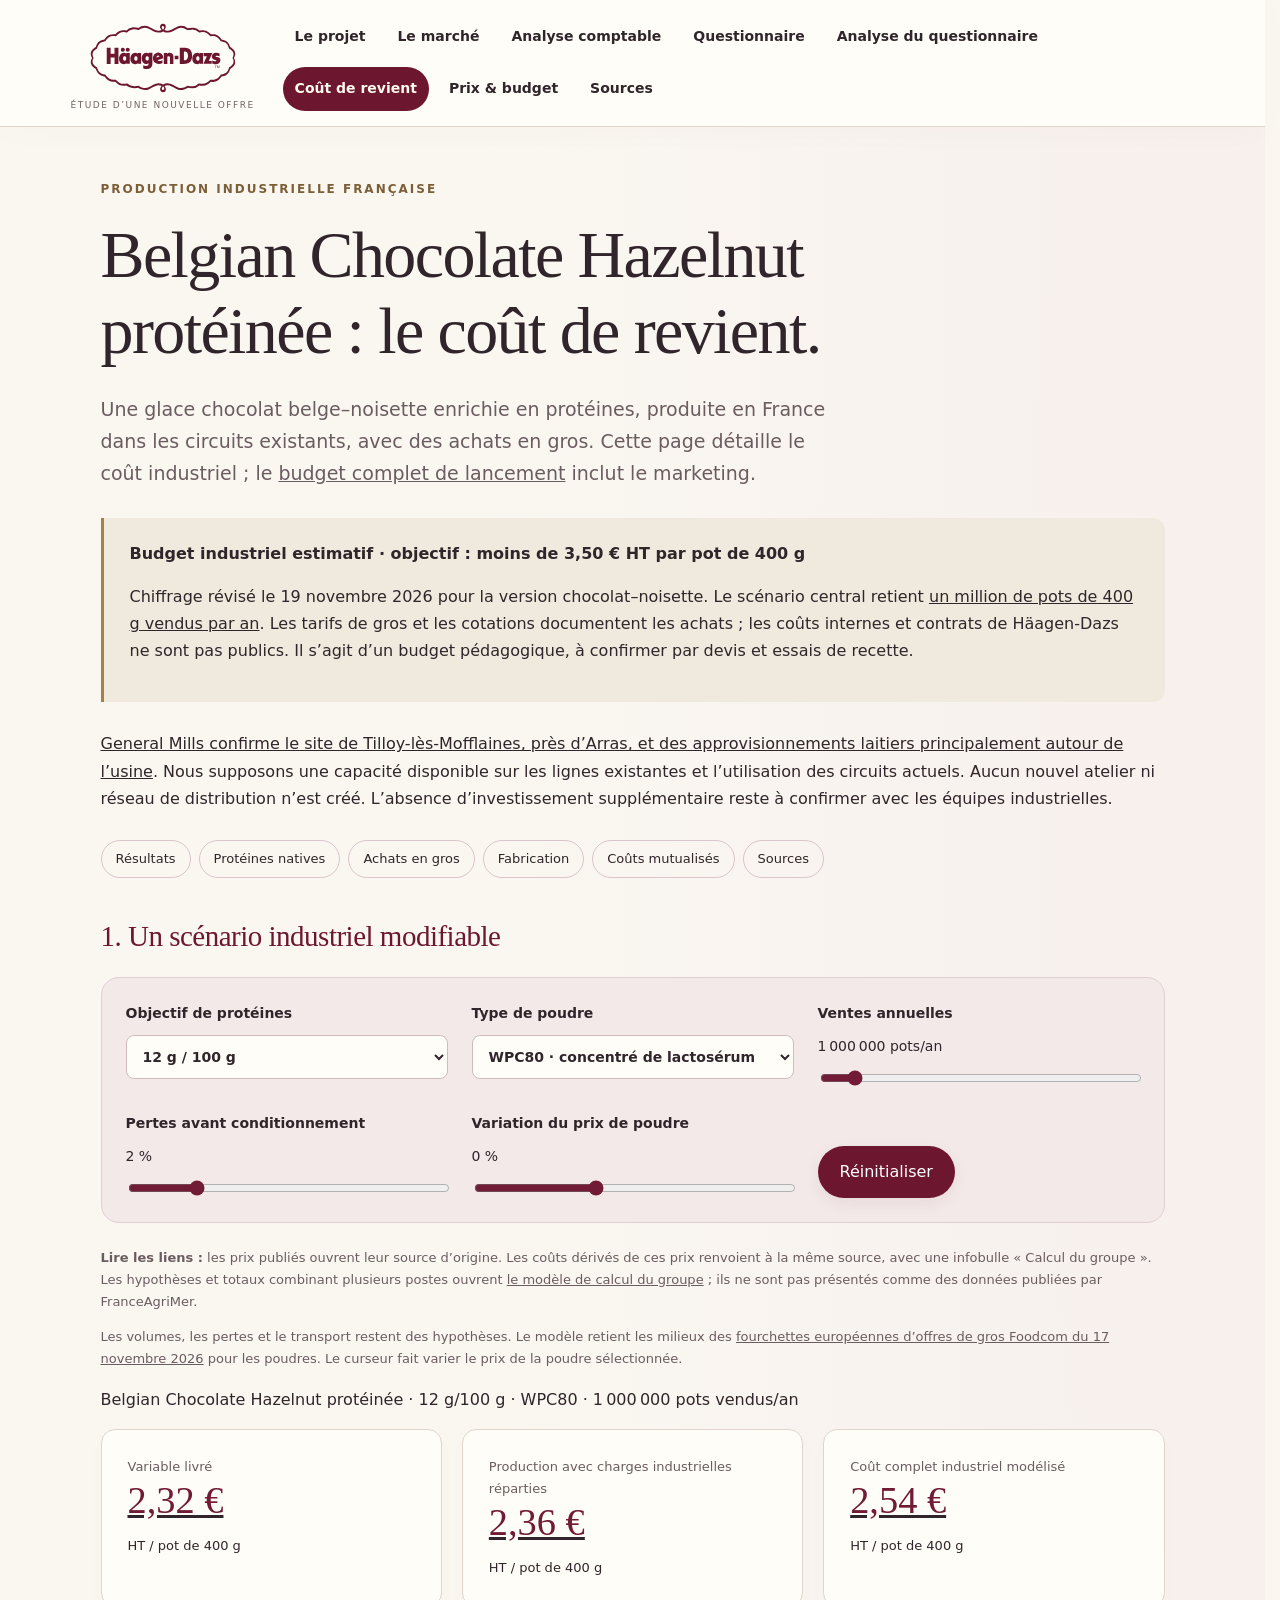
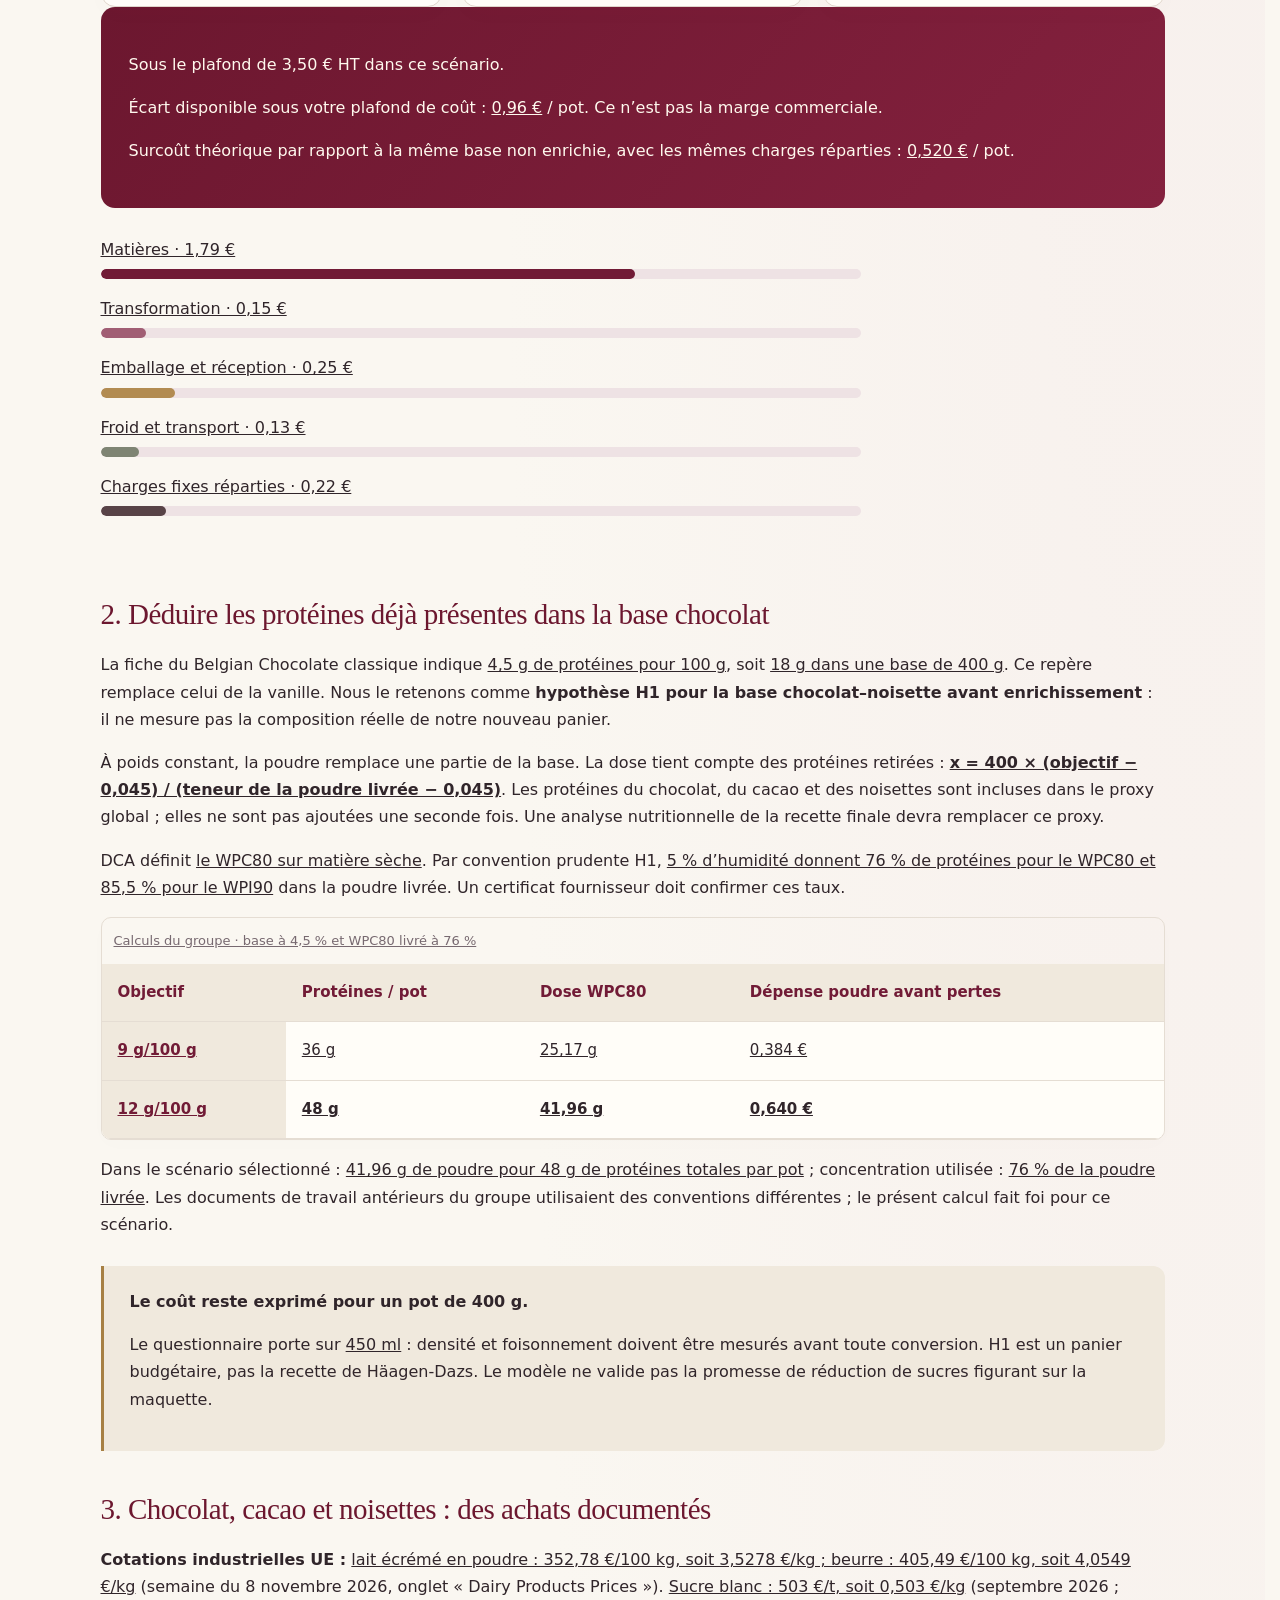
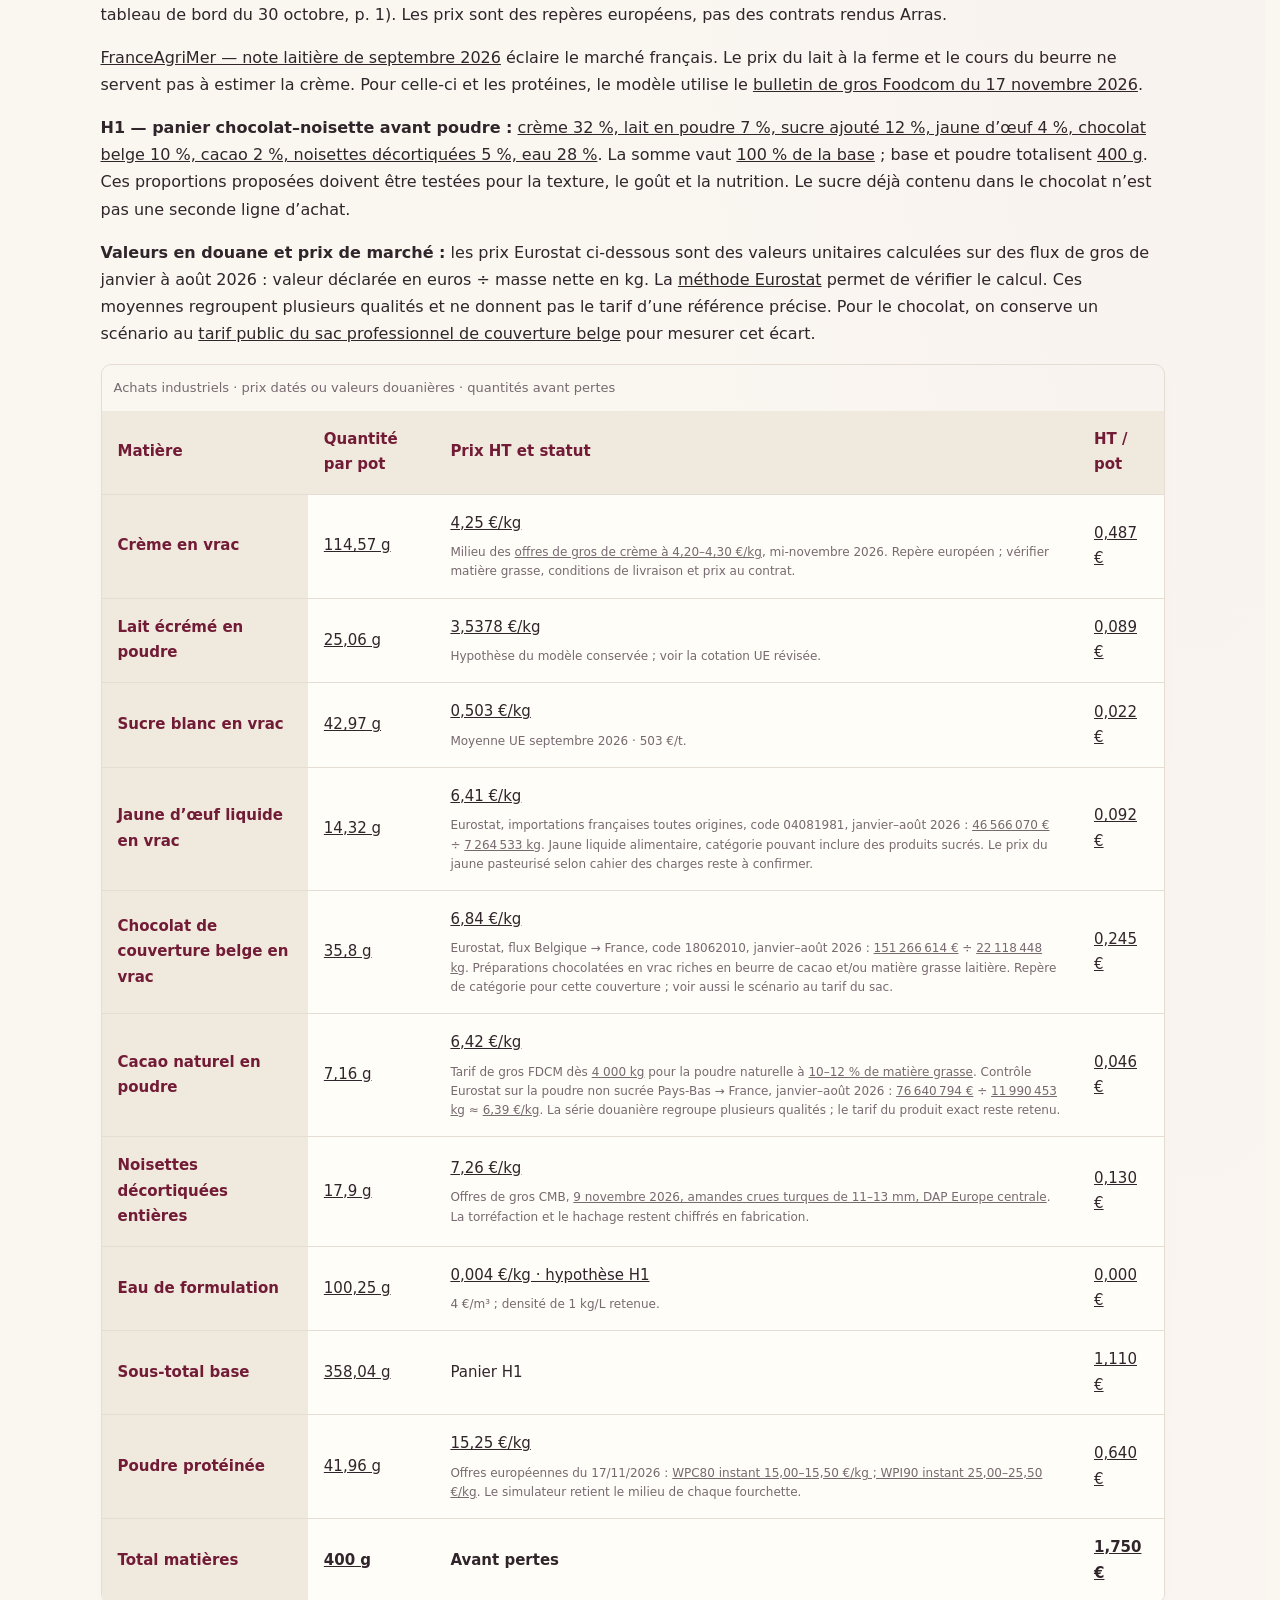
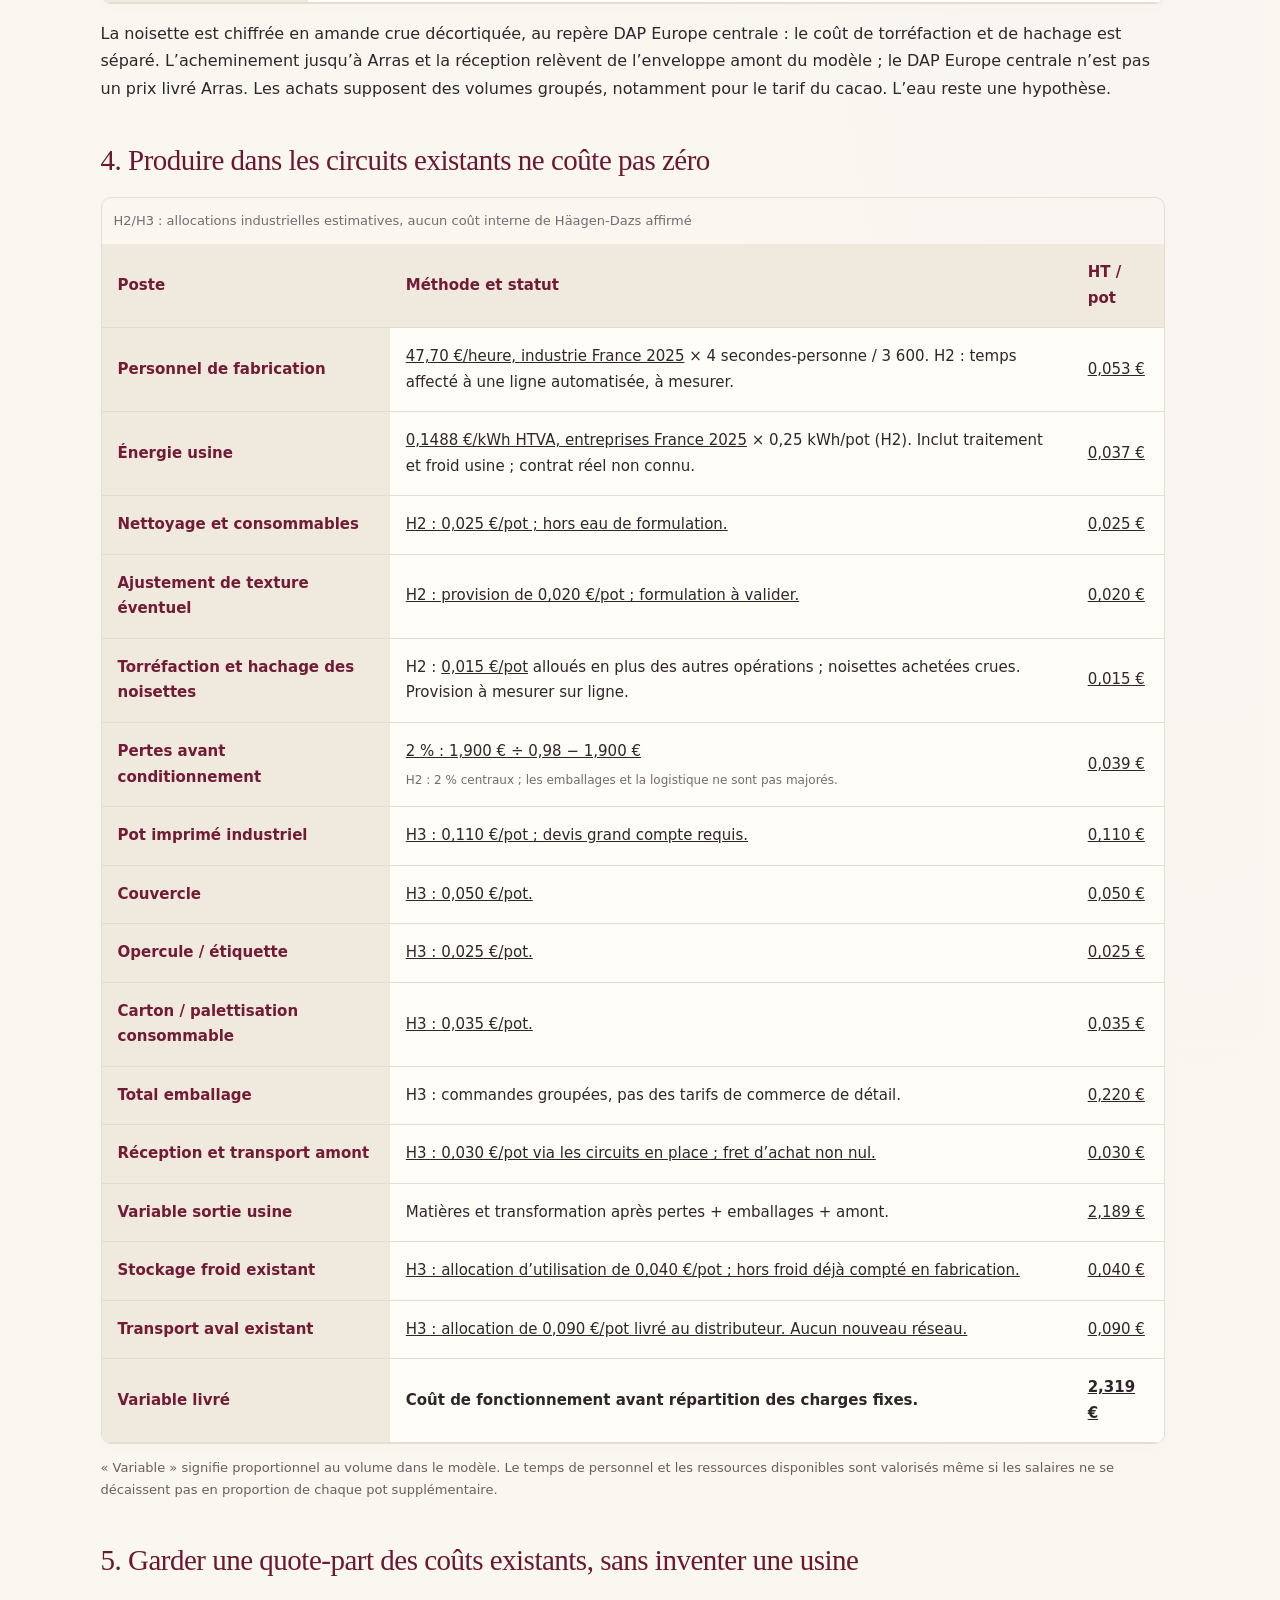
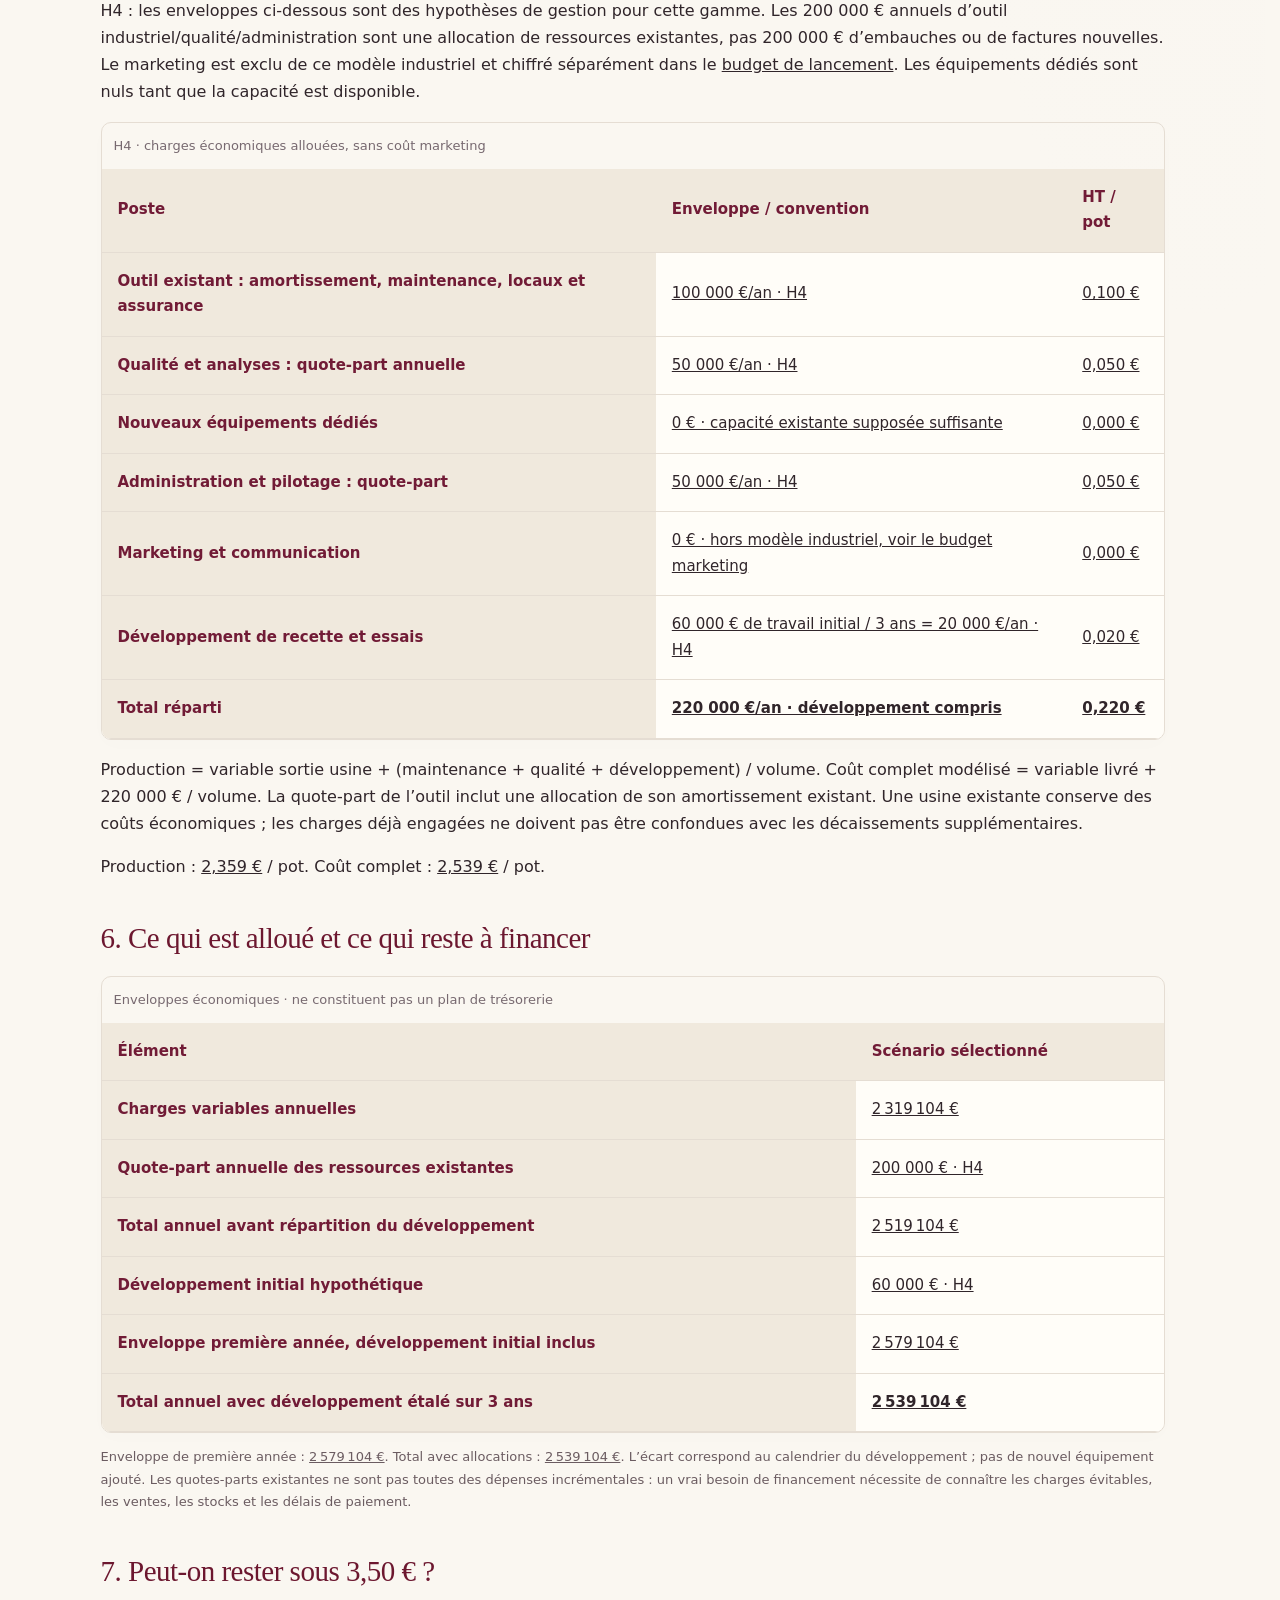
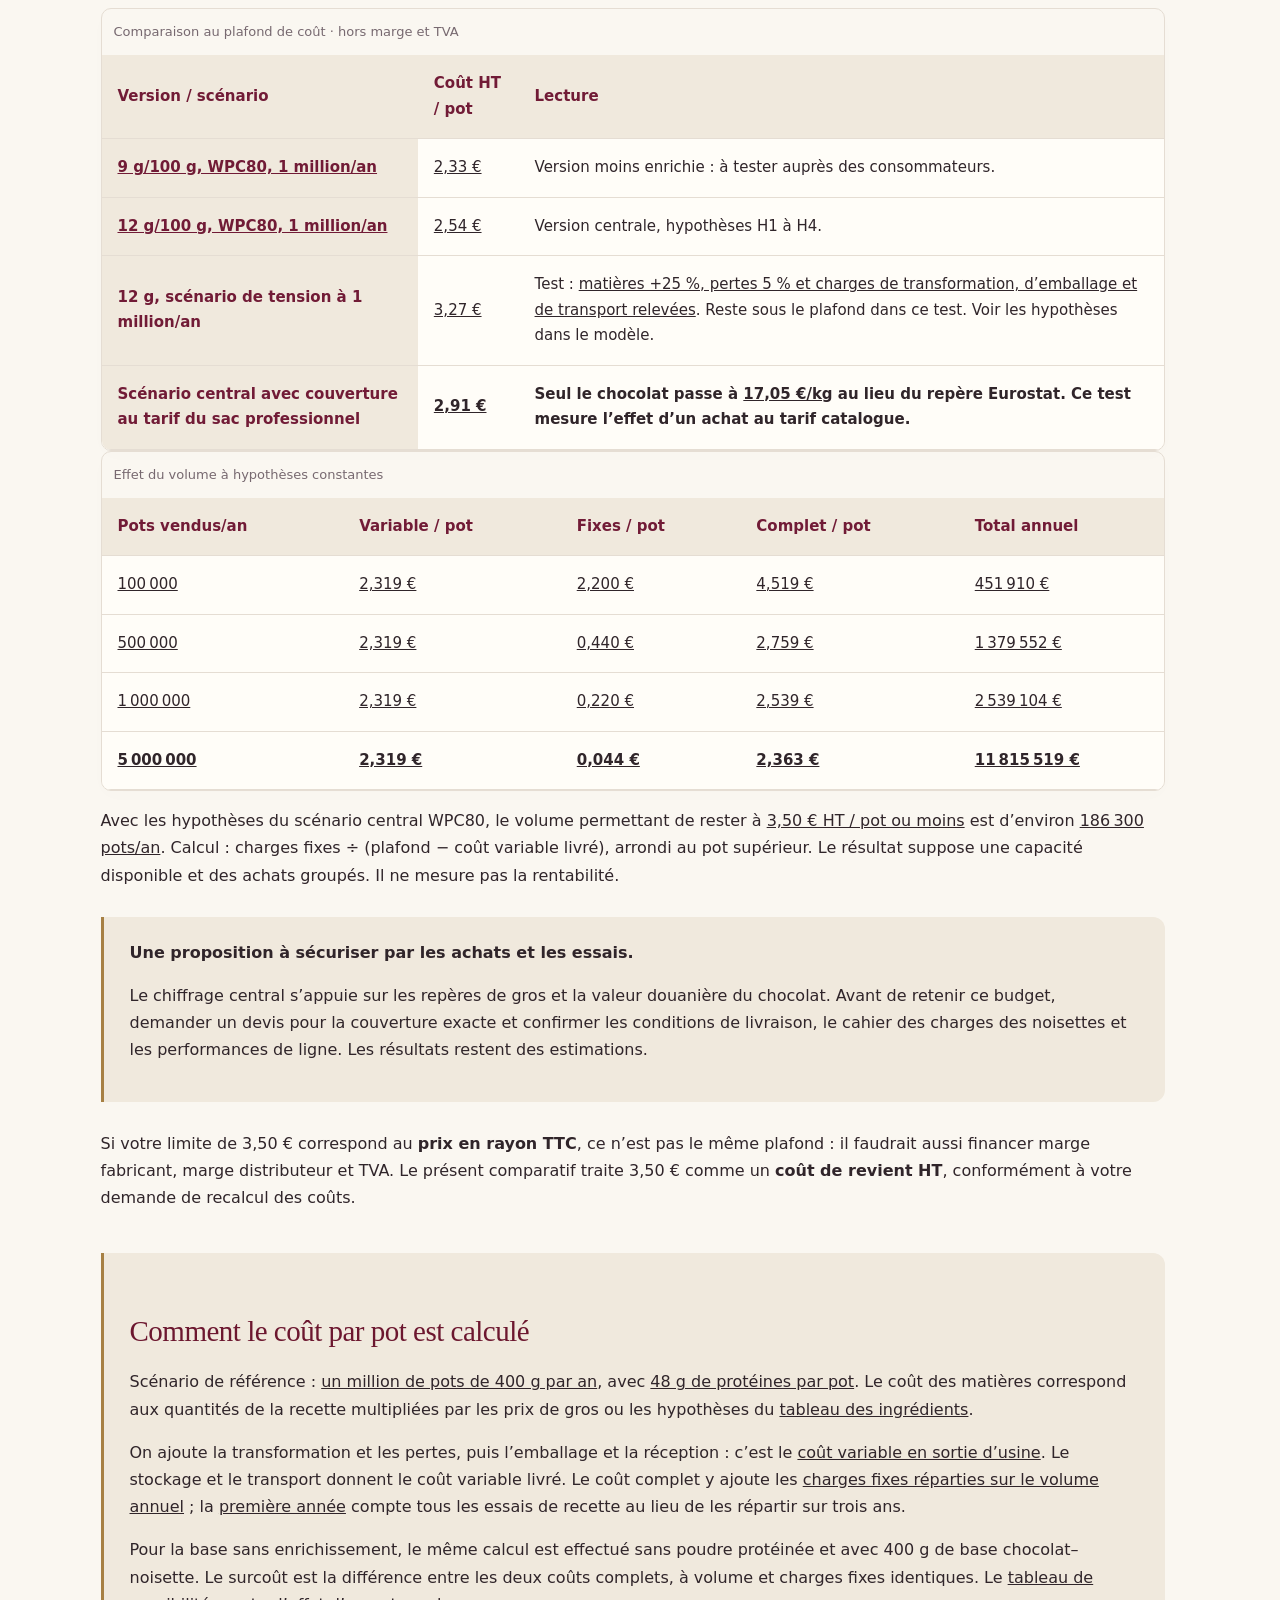
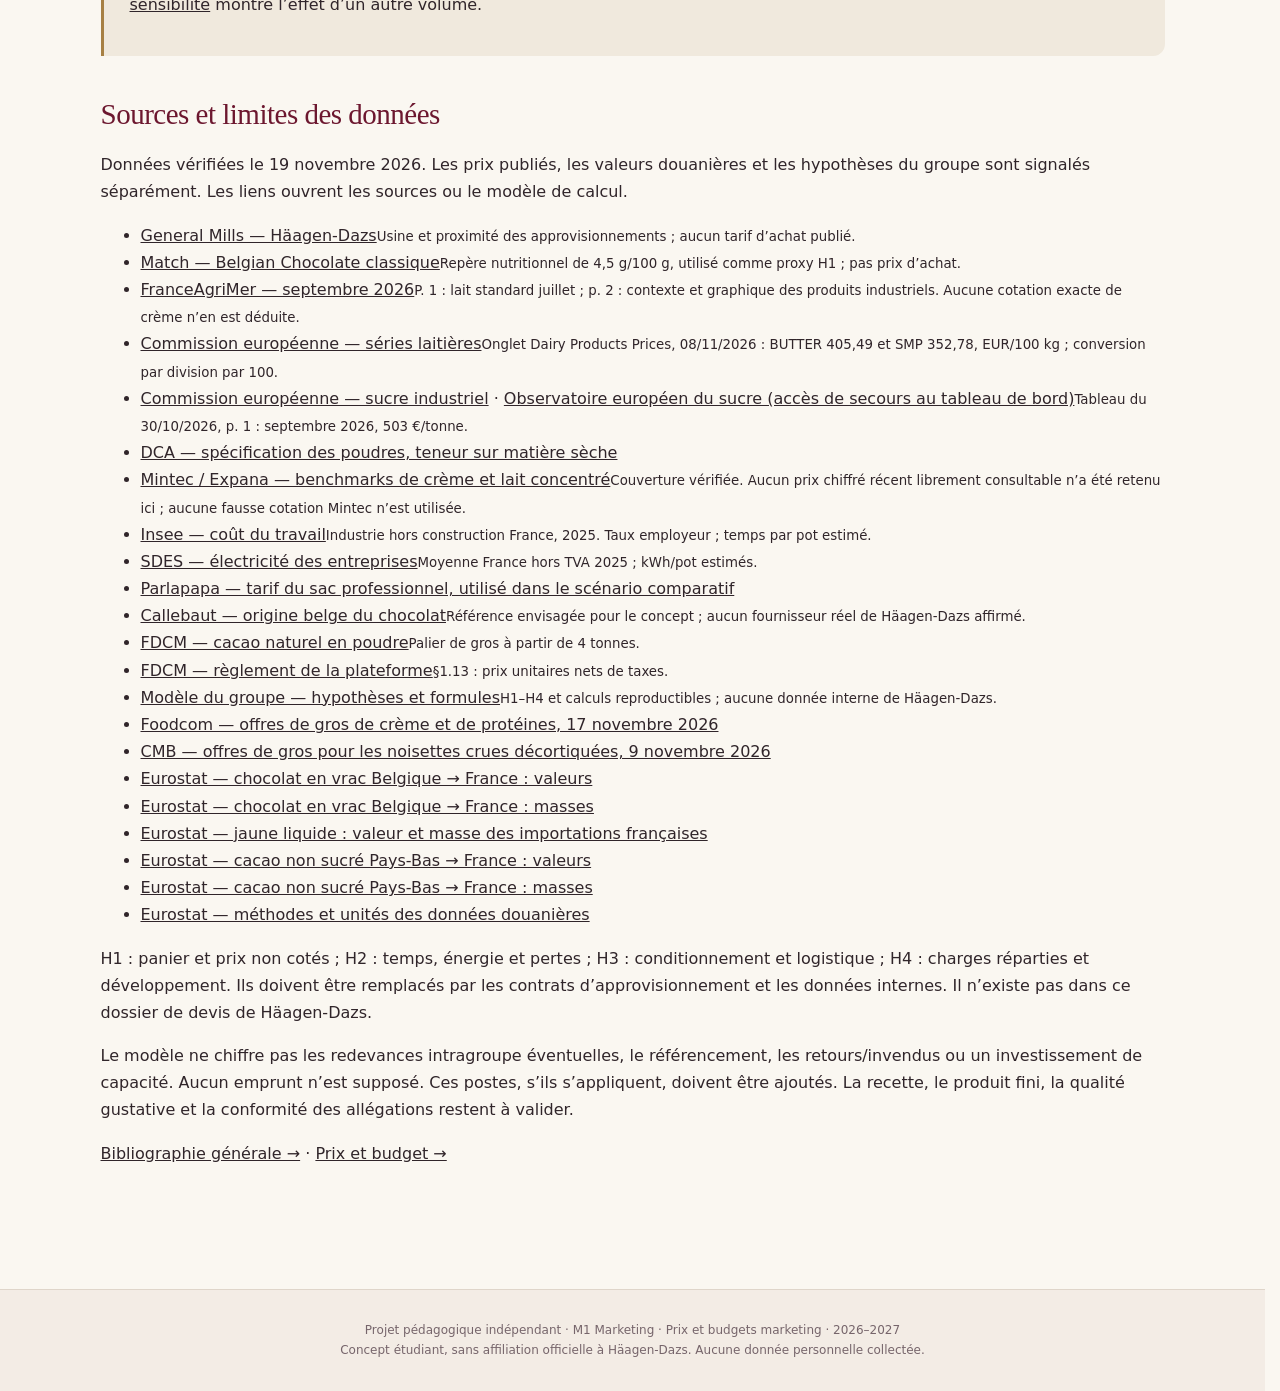
<file: couts.html>
<!doctype html><html lang="fr"><head><meta charset="utf-8"><meta name="viewport" content="width=device-width,initial-scale=1"><meta name="description" content="Coût de revient prévisionnel de Belgian Chocolate Hazelnut protéinée : chocolat belge, cacao, noisettes et protéines, avec achats en gros, sources et hypothèses."><title>Coût de revient · Häagen-Dazs — Projet de groupe</title><link rel="stylesheet" href="style.css?v=20261012-front"><link rel="stylesheet" href="couts.css?v=20261020-industriel"></head><body><div class="reading-progress" aria-hidden="true"></div><a class="skip" href="#contenu">Aller au contenu</a><header><div><a class="brand" href="index.html"><img class="brand-logo" src="assets/haagen-dazs-logo.svg" width="206" height="108" alt="Häagen-Dazs"><small>ÉTUDE D’UNE NOUVELLE OFFRE</small></a><nav aria-label="Navigation principale"><a href="index.html">Le projet</a><a href="marche.html">Le marché</a><a href="comptes.html">Analyse comptable</a><a href="questionnaire.html">Questionnaire</a><a href="analyse-questionnaire.html">Analyse du questionnaire</a><a href="couts.html" aria-current="page">Coût de revient</a><a href="prix.html">Prix &amp; budget</a><a href="sources.html">Sources</a></nav></div></header><main id="contenu"><div class="eyebrow">Production industrielle française</div><h1>Belgian Chocolate Hazelnut protéinée : le coût de revient.</h1><p class="lead">Une glace chocolat belge–noisette enrichie en protéines, produite en France dans les circuits existants, avec des achats en gros. Cette page détaille le coût industriel ; le <a href="prix.html#prix-budget">budget complet de lancement</a> inclut le marketing.</p><div class="note"><strong>Budget industriel estimatif · objectif : moins de 3,50 € HT par pot de 400 g</strong><p>Chiffrage révisé le 19 novembre 2026 pour la version chocolat–noisette. Le scénario central retient <a href="#calcul-cout">un million de pots de 400 g vendus par an</a>. Les tarifs de gros et les cotations documentent les achats ; les coûts internes et contrats de Häagen-Dazs ne sont pas publics. Il s’agit d’un budget pédagogique, à confirmer par devis et essais de recette.</p></div><p><a href="https://www.generalmills.fr/marques/haagen-dazs" target="_blank" rel="noopener noreferrer">General Mills confirme le site de Tilloy-lès-Mofflaines, près d’Arras, et des approvisionnements laitiers principalement autour de l’usine</a>. Nous supposons une capacité disponible sur les lignes existantes et l’utilisation des circuits actuels. Aucun nouvel atelier ni réseau de distribution n’est créé. L’absence d’investissement supplémentaire reste à confirmer avec les équipes industrielles.</p><nav class="cost-jumps" aria-label="Plan du coût de revient"><a href="#simulateur">Résultats</a><a href="#proteines">Protéines natives</a><a href="#matieres">Achats en gros</a><a href="#fabrication">Fabrication</a><a href="#charges">Coûts mutualisés</a><a href="#references-couts">Sources</a></nav><section id="simulateur"><h2>1. Un scénario industriel modifiable</h2><form id="cost-controls" class="cost-controls"><label>Objectif de protéines<select name="target"><option value="9">9 g / 100 g</option><option value="12" selected>12 g / 100 g</option></select></label><label>Type de poudre<select name="kind"><option value="wpc">WPC80 · concentré de lactosérum</option><option value="wpi">WPI90 · isolat de lactosérum</option></select></label><label>Ventes annuelles <output id="volume-display">1 000 000 pots/an</output><input name="volume" type="range" min="100000" max="10000000" step="100000" value="1000000"></label><label>Pertes avant conditionnement <output id="loss-display">2 %</output><input name="loss" type="range" min="0" max="10" step="0.5" value="2"></label><label>Variation du prix de poudre <output id="shock-display">0 %</output><input name="shock" type="range" min="-30" max="50" step="5" value="0"></label><button type="reset" class="button">Réinitialiser</button></form><p class="label"><strong>Lire les liens :</strong> les prix publiés ouvrent leur source d’origine. Les coûts dérivés de ces prix renvoient à la même source, avec une infobulle « Calcul du groupe ». Les hypothèses et totaux combinant plusieurs postes ouvrent <a href="#calcul-cout">le modèle de calcul du groupe</a> ; ils ne sont pas présentés comme des données publiées par FranceAgriMer.</p><p class="label">Les volumes, les pertes et le transport restent des hypothèses. Le modèle retient les milieux des <a href="https://foodcom.pl/fr/marche-europeen-des-produits-laitiers-hausse-des-prix-du-lait-ecreme-en-poudre-smp-et-du-gouda-baisse-des-prix-du-beurre-de-la-creme-et-du-wpc80-327e-edition-de-la-newsletter-foodcom-dairy/" target="_blank" rel="noopener noreferrer">fourchettes européennes d’offres de gros Foodcom du 17 novembre 2026</a> pour les poudres. Le curseur fait varier le prix de la poudre sélectionnée.</p><div aria-live="polite"><p id="scenario-label">Belgian Chocolate Hazelnut protéinée · 12 g/100 g · WPC80 · 1 000 000 pots vendus/an</p><div class="grid cost-kpis"><div class="card"><div class="label">Variable livré</div><a href="#calcul-cout" title="Calcul ou hypothèse du groupe : voir le modèle H1–H4"><div class="metric" id="result-variable">2,32 €</div></a><p>HT / pot de 400 g</p></div><div class="card"><div class="label">Production avec charges industrielles réparties</div><a href="#calcul-cout" title="Calcul ou hypothèse du groupe : voir le modèle H1–H4"><div class="metric" id="result-production">2,36 €</div></a><p>HT / pot de 400 g</p></div><div class="card"><div class="label">Coût complet industriel modélisé</div><a href="#calcul-cout" title="Calcul ou hypothèse du groupe : voir le modèle H1–H4"><div class="metric" id="result-full">2,54 €</div></a><p>HT / pot de 400 g</p></div></div><div class="conclusion"><p id="target-message">Sous le plafond de 3,50 € HT dans ce scénario.</p><p>Écart disponible sous votre plafond de coût : <a href="#calcul-cout" title="Calcul ou hypothèse du groupe : voir le modèle H1–H4"><span id="cost-headroom">0,96 €</span></a> / pot. Ce n’est pas la marge commerciale.</p><p>Surcoût théorique par rapport à la même base non enrichie, avec les mêmes charges réparties : <a href="#calcul-cout" title="Calcul ou hypothèse du groupe : voir le modèle H1–H4"><span id="extra-cost">0,520 €</span></a> / pot.</p></div></div><noscript>Sans JavaScript, le scénario central est affiché ; les curseurs nécessitent JavaScript.</noscript><div id="cost-bars" class="cost-bars" aria-label="Décomposition du coût"></div></section><section id="proteines"><h2>2. Déduire les protéines déjà présentes dans la base chocolat</h2><p>La fiche du Belgian Chocolate classique indique <a href="https://www.supermarchesmatch.fr/fr/p/1803429/haagen-dazs-pot-chocolat-belge" target="_blank" rel="noopener noreferrer">4,5 g de protéines pour 100 g</a>, soit <a href="https://www.supermarchesmatch.fr/fr/p/1803429/haagen-dazs-pot-chocolat-belge" target="_blank" rel="noopener noreferrer" title="Calcul du groupe : 4,5 × 4">18 g dans une base de 400 g</a>. Ce repère remplace celui de la vanille. Nous le retenons comme <strong>hypothèse H1 pour la base chocolat–noisette avant enrichissement</strong> : il ne mesure pas la composition réelle de notre nouveau panier.</p><p>À poids constant, la poudre remplace une partie de la base. La dose tient compte des protéines retirées : <a href="#calcul-cout" title="Calcul de bilan massique du groupe ; objectif exprimé en fraction"><strong>x = 400 × (objectif − 0,045) / (teneur de la poudre livrée − 0,045)</strong></a>. Les protéines du chocolat, du cacao et des noisettes sont incluses dans le proxy global ; elles ne sont pas ajoutées une seconde fois. Une analyse nutritionnelle de la recette finale devra remplacer ce proxy.</p><p>DCA définit <a href="https://www.dcamarketintelligence.com/update/3442/dca-market-intelligence-launches-new-price-benchmarks-for-europe-s-fast-growing-whey-protein-market" target="_blank" rel="noopener noreferrer">le WPC80 sur matière sèche</a>. Par convention prudente H1, <a href="#calcul-cout">5 % d’humidité donnent 76 % de protéines pour le WPC80 et 85,5 % pour le WPI90</a> dans la poudre livrée. Un certificat fournisseur doit confirmer ces taux.</p><div class="table-wrap"><table id="protein-examples"><caption><a href="#calcul-cout" title="Calcul ou hypothèse du groupe ; voir les paramètres du modèle">Calculs du groupe · base à 4,5 % et WPC80 livré à 76 %</a></caption><thead><tr><th scope="col">Objectif</th><th scope="col">Protéines / pot</th><th scope="col">Dose WPC80</th><th scope="col">Dépense poudre avant pertes</th></tr></thead><tbody><tr><th scope="row"><a href="#calcul-cout" title="Calcul ou hypothèse du groupe ; voir les paramètres du modèle">9 g/100 g</a></th><td><a href="#calcul-cout" title="Calcul ou hypothèse du groupe ; voir les paramètres du modèle">36 g</a></td><td><a href="#calcul-cout" title="Calcul ou hypothèse du groupe ; voir les paramètres du modèle">25,17 g</a></td><td><a href="https://foodcom.pl/fr/marche-europeen-des-produits-laitiers-hausse-des-prix-du-lait-ecreme-en-poudre-smp-et-du-gouda-baisse-des-prix-du-beurre-de-la-creme-et-du-wpc80-327e-edition-de-la-newsletter-foodcom-dairy/" target="_blank" rel="noopener noreferrer" title="Calcul du groupe : dose × prix de gros retenu">0,384 €</a></td></tr><tr><th scope="row"><a href="#calcul-cout" title="Calcul ou hypothèse du groupe ; voir les paramètres du modèle">12 g/100 g</a></th><td><a href="#calcul-cout" title="Calcul ou hypothèse du groupe ; voir les paramètres du modèle">48 g</a></td><td><a href="#calcul-cout" title="Calcul ou hypothèse du groupe ; voir les paramètres du modèle">41,96 g</a></td><td><a href="https://foodcom.pl/fr/marche-europeen-des-produits-laitiers-hausse-des-prix-du-lait-ecreme-en-poudre-smp-et-du-gouda-baisse-des-prix-du-beurre-de-la-creme-et-du-wpc80-327e-edition-de-la-newsletter-foodcom-dairy/" target="_blank" rel="noopener noreferrer" title="Calcul du groupe : dose × prix de gros retenu">0,640 €</a></td></tr></tbody></table></div><p>Dans le scénario sélectionné : <a href="#calcul-cout"><span id="powder-summary">voir les quantités ci-dessous</span></a> ; concentration utilisée : <a href="#calcul-cout" title="Calcul ou hypothèse du groupe : voir le modèle H1–H4"><span id="protein-net">76 % de la poudre livrée</span></a>. Les documents de travail antérieurs du groupe utilisaient des conventions différentes ; le présent calcul fait foi pour ce scénario.</p><div class="note"><strong>Le coût reste exprimé pour un pot de 400 g.</strong><p>Le questionnaire porte sur <a href="questionnaire-formulaire.html">450 ml</a> : densité et foisonnement doivent être mesurés avant toute conversion. H1 est un panier budgétaire, pas la recette de Häagen-Dazs. Le modèle ne valide pas la promesse de réduction de sucres figurant sur la maquette.</p></div></section><section id="matieres"><h2>3. Chocolat, cacao et noisettes : des achats documentés</h2><p><strong>Cotations industrielles UE :</strong> <a href="releves-sources.html#lait" target="_blank" rel="noopener noreferrer">lait écrémé en poudre : 352,78 €/100 kg, soit 3,5278 €/kg ; beurre : 405,49 €/100 kg, soit 4,0549 €/kg</a> (semaine du 8 novembre 2026, onglet « Dairy Products Prices »). <a href="https://agriculture.ec.europa.eu/document/download/166100ca-001d-4a6c-9c96-52af7d0e78c5_en?filename=sugar-dashboard_en.pdf" target="_blank" rel="noopener noreferrer">Sucre blanc : 503 €/t, soit 0,503 €/kg</a> (septembre 2026 ; tableau de bord du 30 octobre, p. 1). Les prix sont des repères européens, pas des contrats rendus Arras.</p><p><a href="https://www.franceagrimer.fr/sites/default/files/2026-10/NCO-NOT-LAI-2026-09.pdf" target="_blank" rel="noopener noreferrer">FranceAgriMer — note laitière de septembre 2026</a> éclaire le marché français. Le prix du lait à la ferme et le cours du beurre ne servent pas à estimer la crème. Pour celle-ci et les protéines, le modèle utilise le <a href="https://foodcom.pl/fr/marche-europeen-des-produits-laitiers-hausse-des-prix-du-lait-ecreme-en-poudre-smp-et-du-gouda-baisse-des-prix-du-beurre-de-la-creme-et-du-wpc80-327e-edition-de-la-newsletter-foodcom-dairy/" target="_blank" rel="noopener noreferrer">bulletin de gros Foodcom du 17 novembre 2026</a>.</p><p><strong>H1 — panier chocolat–noisette avant poudre :</strong> <a href="#calcul-cout">crème 32 %, lait en poudre 7 %, sucre ajouté 12 %, jaune d’œuf 4 %, chocolat belge 10 %, cacao 2 %, noisettes décortiquées 5 %, eau 28 %</a>. La somme vaut <a href="#calcul-cout">100 % de la base</a> ; base et poudre totalisent <a href="#calcul-cout">400 g</a>. Ces proportions proposées doivent être testées pour la texture, le goût et la nutrition. Le sucre déjà contenu dans le chocolat n’est pas une seconde ligne d’achat.</p><p><strong>Valeurs en douane et prix de marché :</strong> les prix Eurostat ci-dessous sont des valeurs unitaires calculées sur des flux de gros de janvier à août 2026 : valeur déclarée en euros ÷ masse nette en kg. La <a href="https://ec.europa.eu/eurostat/cache/metadata/en/ext_go_detail_sims.htm" target="_blank" rel="noopener noreferrer">méthode Eurostat</a> permet de vérifier le calcul. Ces moyennes regroupent plusieurs qualités et ne donnent pas le tarif d’une référence précise. Pour le chocolat, on conserve un scénario au <a href="https://www.parlapapa.com/patisserie/chocolats-de-couverture/6579-7912-chocolat-noir-de-couverture-70-30-44-strong-703.html" target="_blank" rel="noopener noreferrer">tarif public du sac professionnel de couverture belge</a> pour mesurer cet écart.</p><div class="table-wrap"><table><caption>Achats industriels · prix datés ou valeurs douanières · quantités avant pertes</caption><thead><tr><th scope="col">Matière</th><th scope="col">Quantité par pot</th><th scope="col">Prix HT et statut</th><th scope="col">HT / pot</th></tr></thead><tbody><tr><th scope="row">Crème en vrac</th><td><a href="#calcul-cout" title="Calcul du groupe : base × fraction H1"><span id="qty-cream">114,57 g</span></a></td><td><a href="https://foodcom.pl/fr/marche-europeen-des-produits-laitiers-hausse-des-prix-du-lait-ecreme-en-poudre-smp-et-du-gouda-baisse-des-prix-du-beurre-de-la-creme-et-du-wpc80-327e-edition-de-la-newsletter-foodcom-dairy/" target="_blank" rel="noopener noreferrer">4,25 €/kg</a><small>Milieu des <a href="https://foodcom.pl/fr/marche-europeen-des-produits-laitiers-hausse-des-prix-du-lait-ecreme-en-poudre-smp-et-du-gouda-baisse-des-prix-du-beurre-de-la-creme-et-du-wpc80-327e-edition-de-la-newsletter-foodcom-dairy/" target="_blank" rel="noopener noreferrer">offres de gros de crème à 4,20–4,30 €/kg</a>, mi-novembre 2026. Repère européen ; vérifier matière grasse, conditions de livraison et prix au contrat.</small></td><td><a href="https://foodcom.pl/fr/marche-europeen-des-produits-laitiers-hausse-des-prix-du-lait-ecreme-en-poudre-smp-et-du-gouda-baisse-des-prix-du-beurre-de-la-creme-et-du-wpc80-327e-edition-de-la-newsletter-foodcom-dairy/" target="_blank" rel="noopener noreferrer" title="Calcul du groupe : quantité par pot × repère de prix"><span id="cost-cream">0,487 €</span></a></td></tr><tr><th scope="row">Lait écrémé en poudre</th><td><a href="#calcul-cout" title="Calcul du groupe : base × fraction H1"><span id="qty-milk">25,06 g</span></a></td><td><a href="releves-sources.html#lait" target="_blank" rel="noopener noreferrer" title="Hypothèse du modèle, comparée à la série publiée">3,5378 €/kg</a><small>Hypothèse du modèle conservée ; voir la cotation UE révisée.</small></td><td><a href="releves-sources.html#lait" target="_blank" rel="noopener noreferrer" title="Calcul du groupe : quantité H1 × prix ; coût par pot non publié par cette source"><span id="cost-milk">0,089 €</span></a></td></tr><tr><th scope="row">Sucre blanc en vrac</th><td><a href="#calcul-cout" title="Calcul du groupe : base × fraction H1"><span id="qty-sugar">42,97 g</span></a></td><td><a href="https://agriculture.ec.europa.eu/document/download/166100ca-001d-4a6c-9c96-52af7d0e78c5_en?filename=sugar-dashboard_en.pdf" target="_blank" rel="noopener noreferrer" title="Prix publié">0,503 €/kg</a><small>Moyenne UE septembre 2026 · 503 €/t.</small></td><td><a href="https://agriculture.ec.europa.eu/document/download/166100ca-001d-4a6c-9c96-52af7d0e78c5_en?filename=sugar-dashboard_en.pdf" target="_blank" rel="noopener noreferrer" title="Calcul du groupe : quantité H1 × prix ; coût par pot non publié par cette source"><span id="cost-sugar">0,022 €</span></a></td></tr><tr><th scope="row">Jaune d’œuf liquide en vrac</th><td><a href="#calcul-cout" title="Calcul du groupe : base × fraction H1"><span id="qty-yolk">14,32 g</span></a></td><td><a href="releves-sources.html#jaune" target="_blank" rel="noopener noreferrer">6,41 €/kg</a><small>Eurostat, importations françaises toutes origines, code 04081981, janvier–août 2026 : <a href="releves-sources.html#jaune" target="_blank" rel="noopener noreferrer">46 566 070 €</a> ÷ <a href="releves-sources.html#jaune" target="_blank" rel="noopener noreferrer">7 264 533 kg</a>. Jaune liquide alimentaire, catégorie pouvant inclure des produits sucrés. Le prix du jaune pasteurisé selon cahier des charges reste à confirmer.</small></td><td><a href="releves-sources.html#jaune" target="_blank" rel="noopener noreferrer" title="Calcul du groupe : quantité par pot × repère de prix"><span id="cost-yolk">0,092 €</span></a></td></tr><tr><th scope="row">Chocolat de couverture belge en vrac</th><td><a href="#calcul-cout" title="Calcul du groupe : base × fraction H1"><span id="qty-chocolate">35,80 g</span></a></td><td><a href="releves-sources.html#chocolat" target="_blank" rel="noopener noreferrer">6,84 €/kg</a><small>Eurostat, flux Belgique → France, code 18062010, janvier–août 2026 : <a href="releves-sources.html#chocolat" target="_blank" rel="noopener noreferrer">151 266 614 €</a> ÷ <a href="releves-sources.html#chocolat" target="_blank" rel="noopener noreferrer">22 118 448 kg</a>. Préparations chocolatées en vrac riches en beurre de cacao et/ou matière grasse laitière. Repère de catégorie pour cette couverture ; voir aussi le scénario au tarif du sac.</small></td><td><a href="releves-sources.html#chocolat" target="_blank" rel="noopener noreferrer" title="Calcul du groupe : quantité par pot × repère de prix"><span id="cost-chocolate">0,245 €</span></a></td></tr><tr><th scope="row">Cacao naturel en poudre</th><td><a href="#calcul-cout" title="Calcul du groupe : base × fraction H1"><span id="qty-cocoa">7,16 g</span></a></td><td><a href="https://fdcm.eu/fr/products/poudre-de-cacao-naturel-10-12/" target="_blank" rel="noopener noreferrer">6,42 €/kg</a><small>Tarif de gros FDCM dès <a href="https://fdcm.eu/fr/products/poudre-de-cacao-naturel-10-12/" target="_blank" rel="noopener noreferrer">4 000 kg</a> pour la poudre naturelle à <a href="https://fdcm.eu/fr/products/poudre-de-cacao-naturel-10-12/" target="_blank" rel="noopener noreferrer">10–12 % de matière grasse</a>. Contrôle Eurostat sur la poudre non sucrée Pays-Bas → France, janvier–août 2026 : <a href="releves-sources.html#cacao" target="_blank" rel="noopener noreferrer">76 640 794 €</a> ÷ <a href="releves-sources.html#cacao" target="_blank" rel="noopener noreferrer">11 990 453 kg</a> ≈ <a href="releves-sources.html#cacao" target="_blank" rel="noopener noreferrer">6,39 €/kg</a>. La série douanière regroupe plusieurs qualités ; le tarif du produit exact reste retenu.</small></td><td><a href="https://fdcm.eu/fr/products/poudre-de-cacao-naturel-10-12/" target="_blank" rel="noopener noreferrer" title="Calcul du groupe : quantité par pot × repère de prix"><span id="cost-cocoa">0,046 €</span></a></td></tr><tr><th scope="row">Noisettes décortiquées entières</th><td><a href="#calcul-cout" title="Calcul du groupe : base × fraction H1"><span id="qty-hazelnut">17,90 g</span></a></td><td><a href="https://commodity-board.com/hazelnuts-under-pressure-cheap-today-tight-tomorrow" target="_blank" rel="noopener noreferrer">7,26 €/kg</a><small>Offres de gros CMB, <a href="https://commodity-board.com/hazelnuts-under-pressure-cheap-today-tight-tomorrow" target="_blank" rel="noopener noreferrer">9 novembre 2026, amandes crues turques de 11–13 mm, DAP Europe centrale</a>. La torréfaction et le hachage restent chiffrés en fabrication.</small></td><td><a href="https://commodity-board.com/hazelnuts-under-pressure-cheap-today-tight-tomorrow" target="_blank" rel="noopener noreferrer" title="Calcul du groupe : quantité par pot × repère de prix"><span id="cost-hazelnut">0,130 €</span></a></td></tr><tr><th scope="row">Eau de formulation</th><td><a href="#calcul-cout" title="Calcul du groupe : base × fraction H1"><span id="qty-water">100,25 g</span></a></td><td><a href="#calcul-cout" title="Hypothèse H1 du groupe, non cotation">0,004 €/kg · hypothèse H1</a><small>4 €/m³ ; densité de 1 kg/L retenue.</small></td><td><a href="#calcul-cout" title="Calcul du groupe : quantité H1 × prix ; coût par pot non publié par cette source"><span id="cost-water">0,000 €</span></a></td></tr><tr><th scope="row">Sous-total base</th><td><a href="#calcul-cout"><span id="base-amount">358,04 g</span></a></td><td>Panier H1</td><td><a href="#calcul-cout"><span id="cost-baseCost">1,110 €</span></a></td></tr><tr><th scope="row">Poudre protéinée</th><td><a href="#calcul-cout"><span id="qty-powder">41,96 g</span></a></td><td><a href="https://foodcom.pl/fr/marche-europeen-des-produits-laitiers-hausse-des-prix-du-lait-ecreme-en-poudre-smp-et-du-gouda-baisse-des-prix-du-beurre-de-la-creme-et-du-wpc80-327e-edition-de-la-newsletter-foodcom-dairy/" target="_blank" rel="noopener noreferrer" id="price-powder" title="Milieu de la fourchette de gros Foodcom du 17 novembre 2026">15,25 €/kg</a><small>Offres européennes du 17/11/2026 : <a href="https://foodcom.pl/fr/marche-europeen-des-produits-laitiers-hausse-des-prix-du-lait-ecreme-en-poudre-smp-et-du-gouda-baisse-des-prix-du-beurre-de-la-creme-et-du-wpc80-327e-edition-de-la-newsletter-foodcom-dairy/" target="_blank" rel="noopener noreferrer">WPC80 instant 15,00–15,50 €/kg ; WPI90 instant 25,00–25,50 €/kg</a>. Le simulateur retient le milieu de chaque fourchette.</small></td><td><a href="https://foodcom.pl/fr/marche-europeen-des-produits-laitiers-hausse-des-prix-du-lait-ecreme-en-poudre-smp-et-du-gouda-baisse-des-prix-du-beurre-de-la-creme-et-du-wpc80-327e-edition-de-la-newsletter-foodcom-dairy/" target="_blank" rel="noopener noreferrer" data-protein-source="true" title="Calcul du groupe : dose × prix de poudre"><span id="cost-powder">0,640 €</span></a></td></tr><tr><th scope="row">Total matières</th><td><a href="#calcul-cout">400 g</a></td><td>Avant pertes</td><td><a href="#calcul-cout"><span id="cost-raw">1,750 €</span></a></td></tr></tbody></table></div><p>La noisette est chiffrée en amande crue décortiquée, au repère DAP Europe centrale : le coût de torréfaction et de hachage est séparé. L’acheminement jusqu’à Arras et la réception relèvent de l’enveloppe amont du modèle ; le DAP Europe centrale n’est pas un prix livré Arras. Les achats supposent des volumes groupés, notamment pour le tarif du cacao. L’eau reste une hypothèse.</p></section><section id="fabrication"><h2>4. Produire dans les circuits existants ne coûte pas zéro</h2><div class="table-wrap"><table><caption>H2/H3 : allocations industrielles estimatives, aucun coût interne de Häagen-Dazs affirmé</caption><thead><tr><th scope="col">Poste</th><th scope="col">Méthode et statut</th><th scope="col">HT / pot</th></tr></thead><tbody><tr><th scope="row">Personnel de fabrication</th><td><a href="https://www.insee.fr/fr/statistiques/8733109" target="_blank" rel="noopener noreferrer">47,70 €/heure, industrie France 2025</a> × 4 secondes-personne / 3 600. H2 : temps affecté à une ligne automatisée, à mesurer.</td><td><a href="https://www.insee.fr/fr/statistiques/8733109" target="_blank" rel="noopener noreferrer" title="Calcul du groupe : 47,70 €/h × 4 secondes-personne (hypothèse H2)."><span id="cost-labour">0,053 €</span></a></td></tr><tr><th scope="row">Énergie usine</th><td><a href="https://portail.documentation.developpement-durable.gouv.fr/pub/MPDOUV00269609-prix-electricite-france-dans-union-europeenne-2025.html" target="_blank" rel="noopener noreferrer" title="Même publication SDES : notice officielle du ministère, résumé avec le prix des entreprises.">0,1488 €/kWh HTVA, entreprises France 2025</a> × 0,25 kWh/pot (H2). Inclut traitement et froid usine ; contrat réel non connu.</td><td><a href="https://portail.documentation.developpement-durable.gouv.fr/pub/MPDOUV00269609-prix-electricite-france-dans-union-europeenne-2025.html" target="_blank" rel="noopener noreferrer" title="Calcul du groupe : 148,8 €/MWh ÷ 1 000 × 0,25 kWh/pot (hypothèse H2)."><span id="cost-energy">0,037 €</span></a></td></tr><tr><th scope="row">Nettoyage et consommables</th><td><a href="#calcul-cout" title="Calcul ou hypothèse du groupe ; voir les paramètres du modèle">H2 : 0,025 €/pot ; hors eau de formulation.</a></td><td><a href="#calcul-cout" title="Calcul ou hypothèse du groupe : voir le modèle H1–H4"><span id="cost-clean">0,025 €</span></a></td></tr><tr><th scope="row">Ajustement de texture éventuel</th><td><a href="#calcul-cout" title="Calcul ou hypothèse du groupe ; voir les paramètres du modèle">H2 : provision de 0,020 €/pot ; formulation à valider.</a></td><td><a href="#calcul-cout" title="Calcul ou hypothèse du groupe : voir le modèle H1–H4"><span id="cost-stabiliser">0,020 €</span></a></td></tr><tr><th scope="row">Torréfaction et hachage des noisettes</th><td>H2 : <a href="#calcul-cout">0,015 €/pot</a> alloués en plus des autres opérations ; noisettes achetées crues. Provision à mesurer sur ligne.</td><td><a href="#calcul-cout"><span id="cost-roasting">0,015 €</span></a></td></tr><tr><th scope="row">Pertes avant conditionnement</th><td><a href="#calcul-cout" title="Calcul ou hypothèse du groupe : voir le modèle H1–H4"><span id="loss-formula">2 % : 1,900 € ÷ 0,98 − 1,900 €</span></a><small>H2 : 2 % centraux ; les emballages et la logistique ne sont pas majorés.</small></td><td><a href="#calcul-cout" title="Calcul ou hypothèse du groupe : voir le modèle H1–H4"><span id="cost-lossCost">0,039 €</span></a></td></tr><tr><th scope="row">Pot imprimé industriel</th><td><a href="#calcul-cout" title="Calcul ou hypothèse du groupe ; voir les paramètres du modèle">H3 : 0,110 €/pot ; devis grand compte requis.</a></td><td><a href="#calcul-cout" title="Calcul ou hypothèse du groupe ; voir les paramètres du modèle">0,110 €</a></td></tr><tr><th scope="row">Couvercle</th><td><a href="#calcul-cout" title="Calcul ou hypothèse du groupe ; voir les paramètres du modèle">H3 : 0,050 €/pot.</a></td><td><a href="#calcul-cout" title="Calcul ou hypothèse du groupe ; voir les paramètres du modèle">0,050 €</a></td></tr><tr><th scope="row">Opercule / étiquette</th><td><a href="#calcul-cout" title="Calcul ou hypothèse du groupe ; voir les paramètres du modèle">H3 : 0,025 €/pot.</a></td><td><a href="#calcul-cout" title="Calcul ou hypothèse du groupe ; voir les paramètres du modèle">0,025 €</a></td></tr><tr><th scope="row">Carton / palettisation consommable</th><td><a href="#calcul-cout" title="Calcul ou hypothèse du groupe ; voir les paramètres du modèle">H3 : 0,035 €/pot.</a></td><td><a href="#calcul-cout" title="Calcul ou hypothèse du groupe ; voir les paramètres du modèle">0,035 €</a></td></tr><tr><th scope="row">Total emballage</th><td>H3 : commandes groupées, pas des tarifs de commerce de détail.</td><td><a href="#calcul-cout" title="Calcul ou hypothèse du groupe : voir le modèle H1–H4"><span id="cost-packageCost">0,220 €</span></a></td></tr><tr><th scope="row">Réception et transport amont</th><td><a href="#calcul-cout" title="Calcul ou hypothèse du groupe ; voir les paramètres du modèle">H3 : 0,030 €/pot via les circuits en place ; fret d’achat non nul.</a></td><td><a href="#calcul-cout" title="Calcul ou hypothèse du groupe ; voir les paramètres du modèle">0,030 €</a></td></tr><tr><th scope="row">Variable sortie usine</th><td>Matières et transformation après pertes + emballages + amont.</td><td><a href="#calcul-cout" title="Calcul ou hypothèse du groupe : voir le modèle H1–H4"><span id="cost-variableFactory">2,189 €</span></a></td></tr><tr><th scope="row">Stockage froid existant</th><td><a href="#calcul-cout" title="Calcul ou hypothèse du groupe ; voir les paramètres du modèle">H3 : allocation d’utilisation de 0,040 €/pot ; hors froid déjà compté en fabrication.</a></td><td><a href="#calcul-cout" title="Calcul ou hypothèse du groupe ; voir les paramètres du modèle">0,040 €</a></td></tr><tr><th scope="row">Transport aval existant</th><td><a href="#calcul-cout" title="Calcul ou hypothèse du groupe ; voir les paramètres du modèle">H3 : allocation de 0,090 €/pot livré au distributeur. Aucun nouveau réseau.</a></td><td><a href="#calcul-cout" title="Calcul ou hypothèse du groupe ; voir les paramètres du modèle">0,090 €</a></td></tr><tr><th scope="row">Variable livré</th><td>Coût de fonctionnement avant répartition des charges fixes.</td><td><a href="#calcul-cout" title="Calcul ou hypothèse du groupe : voir le modèle H1–H4"><span id="cost-variable">2,319 €</span></a></td></tr></tbody></table></div><p class="label">« Variable » signifie proportionnel au volume dans le modèle. Le temps de personnel et les ressources disponibles sont valorisés même si les salaires ne se décaissent pas en proportion de chaque pot supplémentaire.</p></section><section id="charges"><h2>5. Garder une quote-part des coûts existants, sans inventer une usine</h2><p>H4 : les enveloppes ci-dessous sont des hypothèses de gestion pour cette gamme. Les 200 000 € annuels d’outil industriel/qualité/administration sont une allocation de ressources existantes, pas 200 000 € d’embauches ou de factures nouvelles. Le marketing est exclu de ce modèle industriel et chiffré séparément dans le <a href="prix.html#marketing-lancement">budget de lancement</a>. Les équipements dédiés sont nuls tant que la capacité est disponible.</p><div class="table-wrap"><table><caption>H4 · charges économiques allouées, sans coût marketing</caption><thead><tr><th scope="col">Poste</th><th scope="col">Enveloppe / convention</th><th scope="col">HT / pot</th></tr></thead><tbody><tr><th scope="row">Outil existant : amortissement, maintenance, locaux et assurance</th><td><a href="#calcul-cout" title="Calcul ou hypothèse du groupe ; voir les paramètres du modèle">100 000 €/an · H4</a></td><td><a href="#calcul-cout" title="Calcul ou hypothèse du groupe : voir le modèle H1–H4"><span id="fixed-maintenance">0,100 €</span></a></td></tr><tr><th scope="row">Qualité et analyses : quote-part annuelle</th><td><a href="#calcul-cout" title="Calcul ou hypothèse du groupe ; voir les paramètres du modèle">50 000 €/an · H4</a></td><td><a href="#calcul-cout" title="Calcul ou hypothèse du groupe : voir le modèle H1–H4"><span id="fixed-quality">0,050 €</span></a></td></tr><tr><th scope="row">Nouveaux équipements dédiés</th><td><a href="#calcul-cout" title="Calcul ou hypothèse du groupe ; voir les paramètres du modèle">0 € · capacité existante supposée suffisante</a></td><td><a href="#calcul-cout" title="Calcul ou hypothèse du groupe : voir le modèle H1–H4"><span id="fixed-equipment">0,000 €</span></a></td></tr><tr><th scope="row">Administration et pilotage : quote-part</th><td><a href="#calcul-cout" title="Calcul ou hypothèse du groupe ; voir les paramètres du modèle">50 000 €/an · H4</a></td><td><a href="#calcul-cout" title="Calcul ou hypothèse du groupe : voir le modèle H1–H4"><span id="fixed-admin">0,050 €</span></a></td></tr><tr><th scope="row">Marketing et communication</th><td><a href="#calcul-cout" title="Calcul ou hypothèse du groupe ; voir les paramètres du modèle">0 € · hors modèle industriel, voir <a href="prix.html#marketing-lancement">le budget marketing</a></a></td><td><a href="#calcul-cout" title="Calcul ou hypothèse du groupe : voir le modèle H1–H4"><span id="fixed-marketing">0,000 €</span></a></td></tr><tr><th scope="row">Développement de recette et essais</th><td><a href="#calcul-cout" title="Calcul ou hypothèse du groupe ; voir les paramètres du modèle">60 000 € de travail initial / 3 ans = 20 000 €/an · H4</a></td><td><a href="#calcul-cout" title="Calcul ou hypothèse du groupe : voir le modèle H1–H4"><span id="fixed-development">0,020 €</span></a></td></tr><tr><th scope="row">Total réparti</th><td><a href="#calcul-cout" title="Calcul ou hypothèse du groupe ; voir les paramètres du modèle">220 000 €/an · développement compris</a></td><td><a href="#calcul-cout" title="Calcul ou hypothèse du groupe : voir le modèle H1–H4"><span id="cost-fixed">0,220 €</span></a></td></tr></tbody></table></div><p>Production = variable sortie usine + (maintenance + qualité + développement) / volume. Coût complet modélisé = variable livré + 220 000 € / volume. La quote-part de l’outil inclut une allocation de son amortissement existant. Une usine existante conserve des coûts économiques ; les charges déjà engagées ne doivent pas être confondues avec les décaissements supplémentaires.</p><p>Production : <a href="#calcul-cout" title="Calcul ou hypothèse du groupe : voir le modèle H1–H4"><span id="cost-production">2,359 €</span></a> / pot. Coût complet : <a href="#calcul-cout" title="Calcul ou hypothèse du groupe : voir le modèle H1–H4"><span id="cost-full">2,539 €</span></a> / pot.</p></section><section id="tresorerie"><h2>6. Ce qui est alloué et ce qui reste à financer</h2><div class="table-wrap"><table><caption>Enveloppes économiques · ne constituent pas un plan de trésorerie</caption><thead><tr><th scope="col">Élément</th><th scope="col">Scénario sélectionné</th></tr></thead><tbody><tr><th scope="row">Charges variables annuelles</th><td><a href="#calcul-cout" title="Calcul ou hypothèse du groupe : voir le modèle H1–H4"><span id="cash-variable">2 319 104 €</span></a></td></tr><tr><th scope="row">Quote-part annuelle des ressources existantes</th><td><a href="#calcul-cout" title="Calcul ou hypothèse du groupe ; voir les paramètres du modèle">200 000 € · H4</a></td></tr><tr><th scope="row">Total annuel avant répartition du développement</th><td><a href="#calcul-cout" title="Calcul ou hypothèse du groupe : voir le modèle H1–H4"><span id="cash-recurring">2 519 104 €</span></a></td></tr><tr><th scope="row">Développement initial hypothétique</th><td><a href="#calcul-cout" title="Calcul ou hypothèse du groupe ; voir les paramètres du modèle">60 000 € · H4</a></td></tr><tr><th scope="row">Enveloppe première année, développement initial inclus</th><td><a href="#calcul-cout" title="Calcul ou hypothèse du groupe : voir le modèle H1–H4"><span id="cash-launch">2 579 104 €</span></a></td></tr><tr><th scope="row">Total annuel avec développement étalé sur 3 ans</th><td><a href="#calcul-cout" title="Calcul ou hypothèse du groupe : voir le modèle H1–H4"><span id="unit-annual">2 539 104 €</span></a></td></tr></tbody></table></div><p class="label">Enveloppe de première année : <a href="#calcul-cout" title="Calcul ou hypothèse du groupe : voir le modèle H1–H4"><span id="result-cash">2 579 104 €</span></a>. Total avec allocations : <a href="#calcul-cout" title="Calcul ou hypothèse du groupe : voir le modèle H1–H4"><span id="result-annual">2 539 104 €</span></a>. L’écart correspond au calendrier du développement ; pas de nouvel équipement ajouté. Les quotes-parts existantes ne sont pas toutes des dépenses incrémentales : un vrai besoin de financement nécessite de connaître les charges évitables, les ventes, les stocks et les délais de paiement.</p></section><section><h2>7. Peut-on rester sous 3,50 € ?</h2><div class="table-wrap"><table><caption>Comparaison au plafond de coût · hors marge et TVA</caption><thead><tr><th scope="col">Version / scénario</th><th scope="col">Coût HT / pot</th><th scope="col">Lecture</th></tr></thead><tbody><tr><th scope="row"><a href="#calcul-cout" title="Calcul ou hypothèse du groupe ; voir les paramètres du modèle">9 g/100 g, WPC80, 1 million/an</a></th><td><a href="#calcul-cout">2,33 €</a></td><td>Version moins enrichie : à tester auprès des consommateurs.</td></tr><tr><th scope="row"><a href="#calcul-cout" title="Calcul ou hypothèse du groupe ; voir les paramètres du modèle">12 g/100 g, WPC80, 1 million/an</a></th><td><a href="#calcul-cout">2,54 €</a></td><td>Version centrale, hypothèses H1 à H4.</td></tr><tr><th scope="row">12 g, scénario de tension à 1 million/an</th><td><a href="#calcul-cout">3,27 €</a></td><td>Test : <a href="#calcul-cout">matières +25 %, pertes 5 % et charges de transformation, d’emballage et de transport relevées</a>. Reste sous le plafond dans ce test. Voir les hypothèses dans le modèle.</td></tr><tr><th scope="row">Scénario central avec couverture au tarif du sac professionnel</th><td><a href="#calcul-cout">2,91 €</a></td><td>Seul le chocolat passe à <a href="https://www.parlapapa.com/patisserie/chocolats-de-couverture/6579-7912-chocolat-noir-de-couverture-70-30-44-strong-703.html" target="_blank" rel="noopener noreferrer">17,05 €/kg</a> au lieu du repère Eurostat. Ce test mesure l’effet d’un achat au tarif catalogue.</td></tr></tbody></table></div><div class="table-wrap"><table id="sensitivity"><caption>Effet du volume à hypothèses constantes</caption><thead><tr><th scope="col">Pots vendus/an</th><th scope="col">Variable / pot</th><th scope="col">Fixes / pot</th><th scope="col">Complet / pot</th><th scope="col">Total annuel</th></tr></thead><tbody><tr><td><a href="#calcul-cout">100 000</a></td><td><a href="#calcul-cout">2,319 €</a></td><td><a href="#calcul-cout">2,200 €</a></td><td><a href="#calcul-cout">4,519 €</a></td><td><a href="#calcul-cout">451 910 €</a></td></tr><tr><td><a href="#calcul-cout">500 000</a></td><td><a href="#calcul-cout">2,319 €</a></td><td><a href="#calcul-cout">0,440 €</a></td><td><a href="#calcul-cout">2,759 €</a></td><td><a href="#calcul-cout">1 379 552 €</a></td></tr><tr><td><a href="#calcul-cout">1 000 000</a></td><td><a href="#calcul-cout">2,319 €</a></td><td><a href="#calcul-cout">0,220 €</a></td><td><a href="#calcul-cout">2,539 €</a></td><td><a href="#calcul-cout">2 539 104 €</a></td></tr><tr><td><a href="#calcul-cout">5 000 000</a></td><td><a href="#calcul-cout">2,319 €</a></td><td><a href="#calcul-cout">0,044 €</a></td><td><a href="#calcul-cout">2,363 €</a></td><td><a href="#calcul-cout">11 815 519 €</a></td></tr></tbody></table></div><p>Avec les hypothèses du scénario central WPC80, le volume permettant de rester à <a href="#calcul-cout">3,50 € HT / pot ou moins</a> est d’environ <a href="#calcul-cout">186 300 pots/an</a>. Calcul : charges fixes ÷ (plafond − coût variable livré), arrondi au pot supérieur. Le résultat suppose une capacité disponible et des achats groupés. Il ne mesure pas la rentabilité.</p><div class="note"><strong>Une proposition à sécuriser par les achats et les essais.</strong><p>Le chiffrage central s’appuie sur les repères de gros et la valeur douanière du chocolat. Avant de retenir ce budget, demander un devis pour la couverture exacte et confirmer les conditions de livraison, le cahier des charges des noisettes et les performances de ligne. Les résultats restent des estimations.</p></div><p>Si votre limite de 3,50 € correspond au <strong>prix en rayon TTC</strong>, ce n’est pas le même plafond : il faudrait aussi financer marge fabricant, marge distributeur et TVA. Le présent comparatif traite 3,50 € comme un <strong>coût de revient HT</strong>, conformément à votre demande de recalcul des coûts.</p></section><section id="calcul-cout" class="note"><h2>Comment le coût par pot est calculé</h2>
   <p>Scénario de référence : <a href="#simulateur">un million de pots de 400 g par an</a>, avec <a href="#proteines">48 g de protéines par pot</a>. Le coût des matières correspond aux quantités de la recette multipliées par les prix de gros ou les hypothèses du <a href="#matieres">tableau des ingrédients</a>.</p>
   <p>On ajoute la transformation et les pertes, puis l’emballage et la réception : c’est le <a href="#fabrication">coût variable en sortie d’usine</a>. Le stockage et le transport donnent le coût variable livré. Le coût complet y ajoute les <a href="#charges">charges fixes réparties sur le volume annuel</a> ; la <a href="#tresorerie">première année</a> compte tous les essais de recette au lieu de les répartir sur trois ans.</p>
   <p>Pour la base sans enrichissement, le même calcul est effectué sans poudre protéinée et avec 400 g de base chocolat–noisette. Le surcoût est la différence entre les deux coûts complets, à volume et charges fixes identiques. Le <a href="#sensitivity">tableau de sensibilité</a> montre l’effet d’un autre volume.</p></section><section id="references-couts"><h2>Sources et limites des données</h2><p>Données vérifiées le 19 novembre 2026. Les prix publiés, les valeurs douanières et les hypothèses du groupe sont signalés séparément. Les liens ouvrent les sources ou le modèle de calcul.</p><ul><li><a href="https://www.generalmills.fr/marques/haagen-dazs" target="_blank" rel="noopener noreferrer">General Mills — Häagen-Dazs</a><small>Usine et proximité des approvisionnements ; aucun tarif d’achat publié.</small></li><li><a href="https://www.supermarchesmatch.fr/fr/p/1803429/haagen-dazs-pot-chocolat-belge" target="_blank" rel="noopener noreferrer">Match — Belgian Chocolate classique</a><small>Repère nutritionnel de 4,5 g/100 g, utilisé comme proxy H1 ; pas prix d’achat.</small></li><li><a href="https://www.franceagrimer.fr/sites/default/files/2026-10/NCO-NOT-LAI-2026-09.pdf" target="_blank" rel="noopener noreferrer">FranceAgriMer — septembre 2026</a><small>P. 1 : lait standard juillet ; p. 2 : contexte et graphique des produits industriels. Aucune cotation exacte de crème n’en est déduite.</small></li><li><a href="releves-sources.html#lait" target="_blank" rel="noopener noreferrer">Commission européenne — séries laitières</a><small>Onglet Dairy Products Prices, 08/11/2026 : BUTTER 405,49 et SMP 352,78, EUR/100 kg ; conversion par division par 100.</small></li><li><a href="https://agriculture.ec.europa.eu/document/download/166100ca-001d-4a6c-9c96-52af7d0e78c5_en?filename=sugar-dashboard_en.pdf" target="_blank" rel="noopener noreferrer">Commission européenne — sucre industriel</a> · <a href="https://agriculture.ec.europa.eu/data-and-analysis/markets/overviews/market-observatories/sugar_en" target="_blank" rel="noopener noreferrer">Observatoire européen du sucre (accès de secours au tableau de bord)</a><small>Tableau du 30/10/2026, p. 1 : septembre 2026, 503 €/tonne.</small></li><li><a href="https://www.dcamarketintelligence.com/update/3442/dca-market-intelligence-launches-new-price-benchmarks-for-europe-s-fast-growing-whey-protein-market" target="_blank" rel="noopener noreferrer">DCA — spécification des poudres, teneur sur matière sèche</a></li><li><a href="https://www.mintecglobal.com/mintec-launches-additional-weekly-dairy-mintec-benchmark-prices" target="_blank" rel="noopener noreferrer">Mintec / Expana — benchmarks de crème et lait concentré</a><small>Couverture vérifiée. Aucun prix chiffré récent librement consultable n’a été retenu ici ; aucune fausse cotation Mintec n’est utilisée.</small></li><li><a href="https://www.insee.fr/fr/statistiques/8733109" target="_blank" rel="noopener noreferrer">Insee — coût du travail</a><small>Industrie hors construction France, 2025. Taux employeur ; temps par pot estimé.</small></li><li><a href="https://portail.documentation.developpement-durable.gouv.fr/pub/MPDOUV00269609-prix-electricite-france-dans-union-europeenne-2025.html" target="_blank" rel="noopener noreferrer" title="Même publication SDES : notice officielle du ministère, résumé avec le prix des entreprises.">SDES — électricité des entreprises</a><small>Moyenne France hors TVA 2025 ; kWh/pot estimés.</small></li><li><a href="https://www.parlapapa.com/patisserie/chocolats-de-couverture/6579-7912-chocolat-noir-de-couverture-70-30-44-strong-703.html" target="_blank" rel="noopener noreferrer">Parlapapa — tarif du sac professionnel, utilisé dans le scénario comparatif</a></li><li><a href="https://www.callebaut.com/fr-FR/products/callebaut/darkchocolaterecipe70-30-44/70-30-44NV-01B" target="_blank" rel="noopener noreferrer">Callebaut — origine belge du chocolat</a><small>Référence envisagée pour le concept ; aucun fournisseur réel de Häagen-Dazs affirmé.</small></li><li><a href="https://fdcm.eu/fr/products/poudre-de-cacao-naturel-10-12/" target="_blank" rel="noopener noreferrer">FDCM — cacao naturel en poudre</a><small>Palier de gros à partir de 4 tonnes.</small></li><li><a href="https://fdcm.eu/wp-content/uploads/2025/10/PURCHASING-PLATFORM-REGULATIONS.pdf" target="_blank" rel="noopener noreferrer">FDCM — règlement de la plateforme</a><small>§1.13 : prix unitaires nets de taxes.</small></li><li><a href="#calcul-cout">Modèle du groupe — hypothèses et formules</a><small>H1–H4 et calculs reproductibles ; aucune donnée interne de Häagen-Dazs.</small></li><li><a href="https://foodcom.pl/fr/marche-europeen-des-produits-laitiers-hausse-des-prix-du-lait-ecreme-en-poudre-smp-et-du-gouda-baisse-des-prix-du-beurre-de-la-creme-et-du-wpc80-327e-edition-de-la-newsletter-foodcom-dairy/" target="_blank" rel="noopener noreferrer">Foodcom — offres de gros de crème et de protéines, 17 novembre 2026</a></li><li><a href="https://commodity-board.com/hazelnuts-under-pressure-cheap-today-tight-tomorrow" target="_blank" rel="noopener noreferrer">CMB — offres de gros pour les noisettes crues décortiquées, 9 novembre 2026</a></li><li><a href="releves-sources.html#chocolat" target="_blank" rel="noopener noreferrer">Eurostat — chocolat en vrac Belgique → France : valeurs</a></li><li><a href="releves-sources.html#chocolat" target="_blank" rel="noopener noreferrer">Eurostat — chocolat en vrac Belgique → France : masses</a></li><li><a href="releves-sources.html#jaune" target="_blank" rel="noopener noreferrer">Eurostat — jaune liquide : valeur et masse des importations françaises</a></li><li><a href="releves-sources.html#cacao" target="_blank" rel="noopener noreferrer">Eurostat — cacao non sucré Pays-Bas → France : valeurs</a></li><li><a href="releves-sources.html#cacao" target="_blank" rel="noopener noreferrer">Eurostat — cacao non sucré Pays-Bas → France : masses</a></li><li><a href="https://ec.europa.eu/eurostat/cache/metadata/en/ext_go_detail_sims.htm" target="_blank" rel="noopener noreferrer">Eurostat — méthodes et unités des données douanières</a></li></ul><p>H1 : panier et prix non cotés ; H2 : temps, énergie et pertes ; H3 : conditionnement et logistique ; H4 : charges réparties et développement. Ils doivent être remplacés par les contrats d’approvisionnement et les données internes. Il n’existe pas dans ce dossier de devis de Häagen-Dazs.</p><p>Le modèle ne chiffre pas les redevances intragroupe éventuelles, le référencement, les retours/invendus ou un investissement de capacité. Aucun emprunt n’est supposé. Ces postes, s’ils s’appliquent, doivent être ajoutés. La recette, le produit fini, la qualité gustative et la conformité des allégations restent à valider.</p><p><a href="sources.html">Bibliographie générale →</a> · <a href="prix.html">Prix et budget →</a></p></section></main><footer>Projet pédagogique indépendant · M1 Marketing · Prix et budgets marketing · 2026–2027<br>Concept étudiant, sans affiliation officielle à Häagen-Dazs. Aucune donnée personnelle collectée.</footer><button class="back-to-top" type="button" aria-label="Revenir en haut de page" title="Revenir en haut" hidden>↑</button><script src="front.js?v=20261012-front" defer></script><script src="couts.js?v=20261125-sources" defer></script></body></html>
</file>
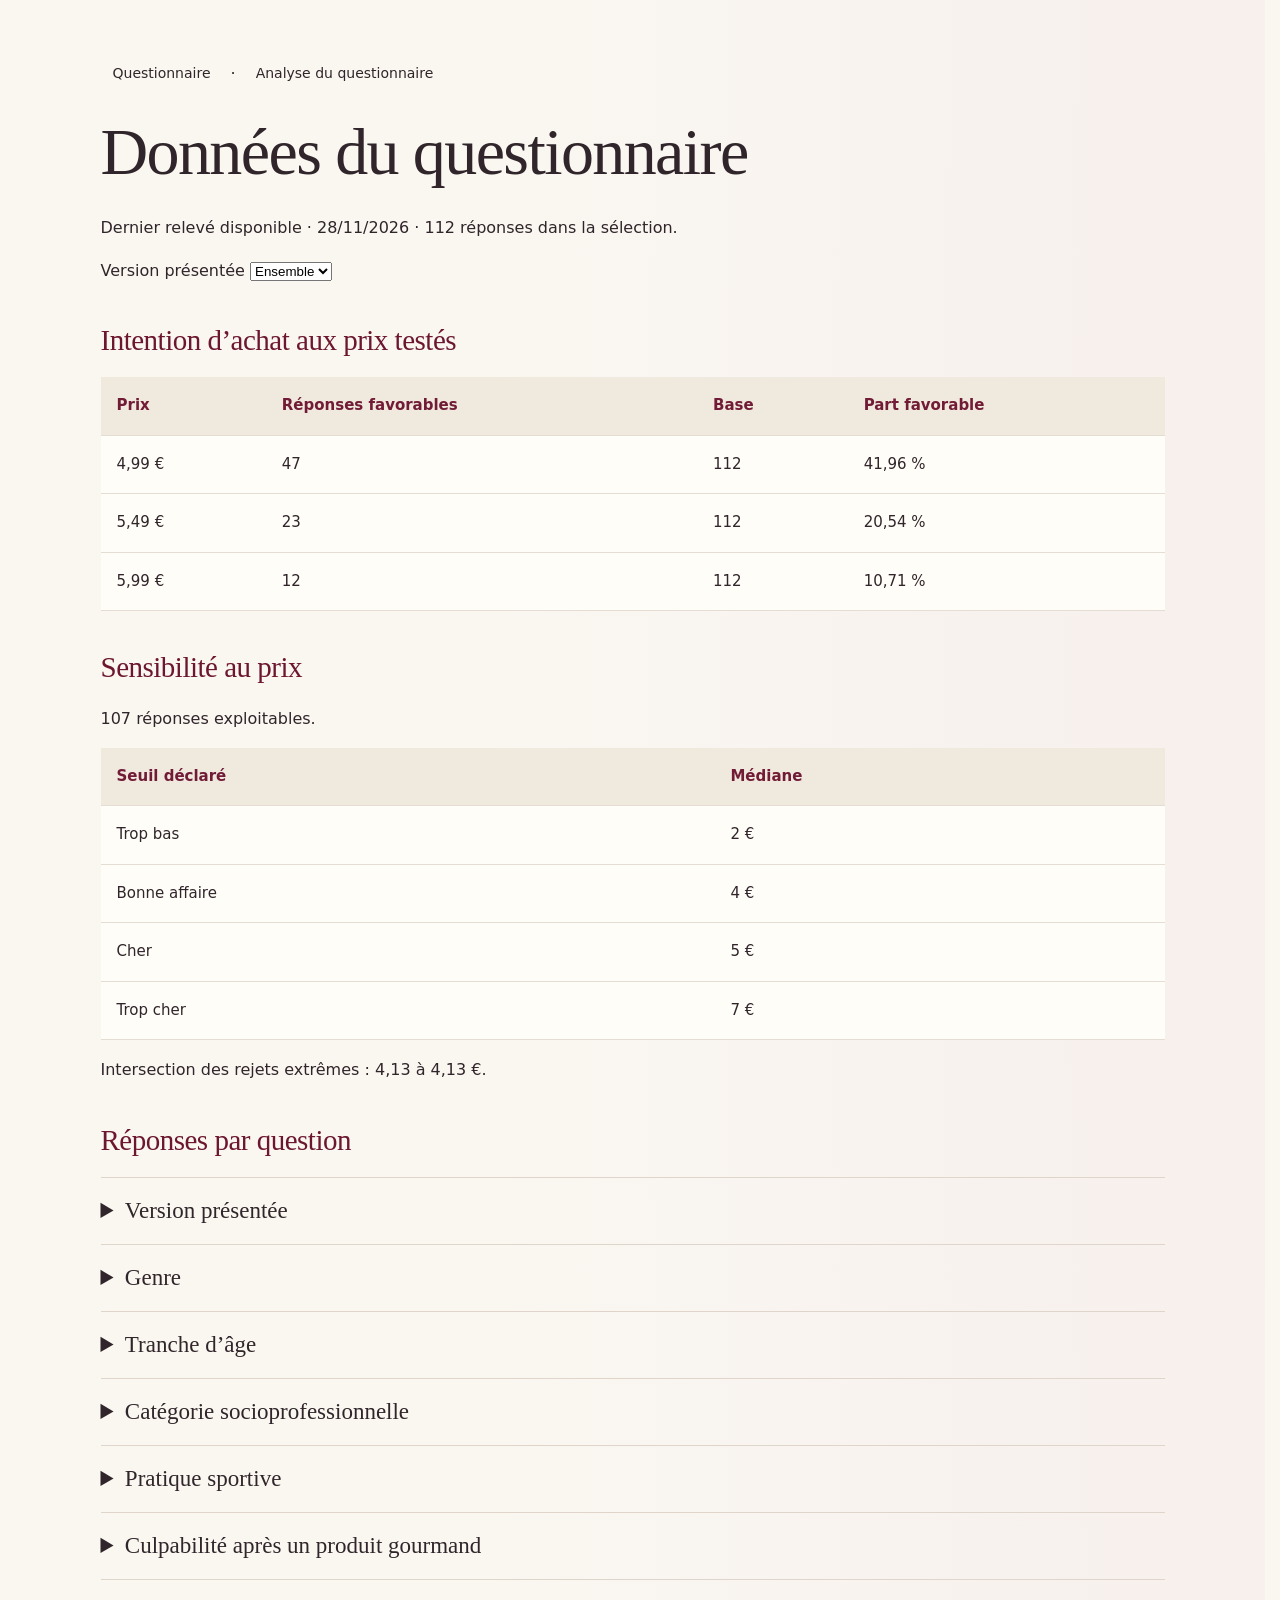
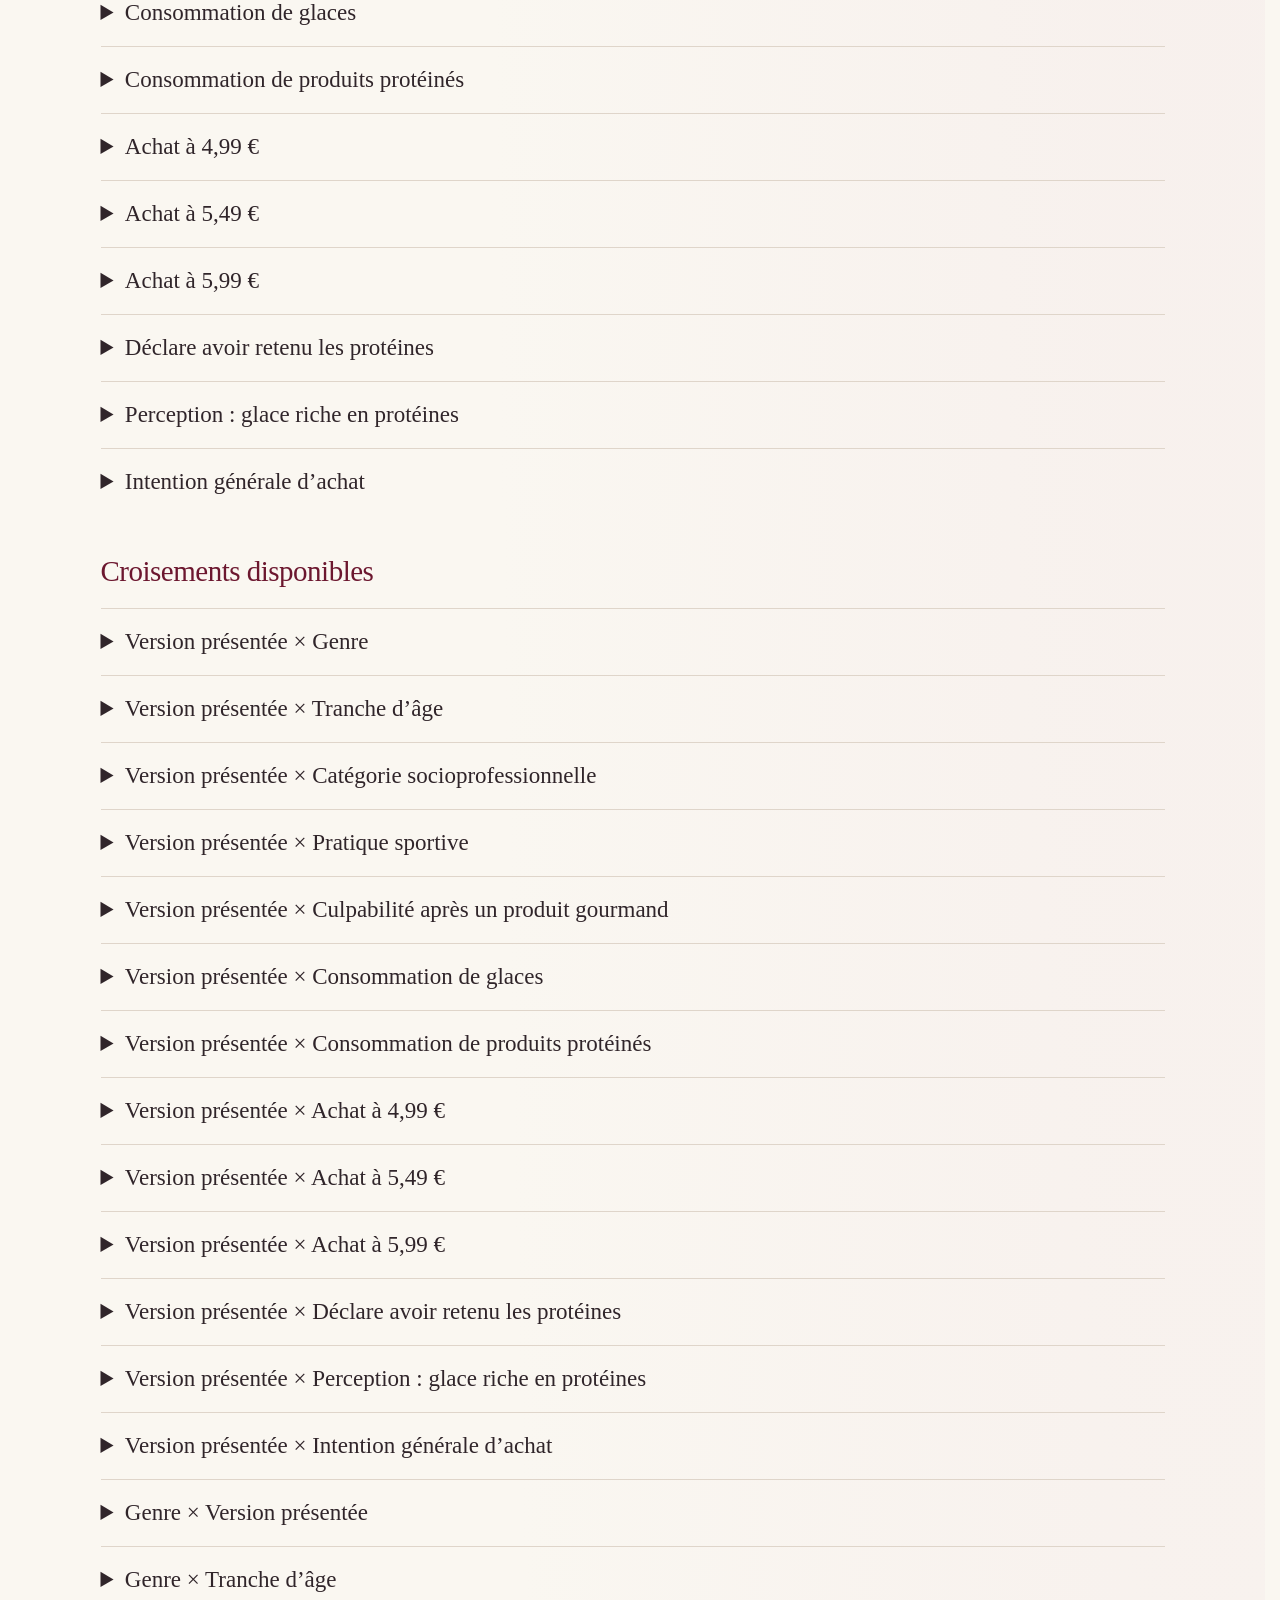
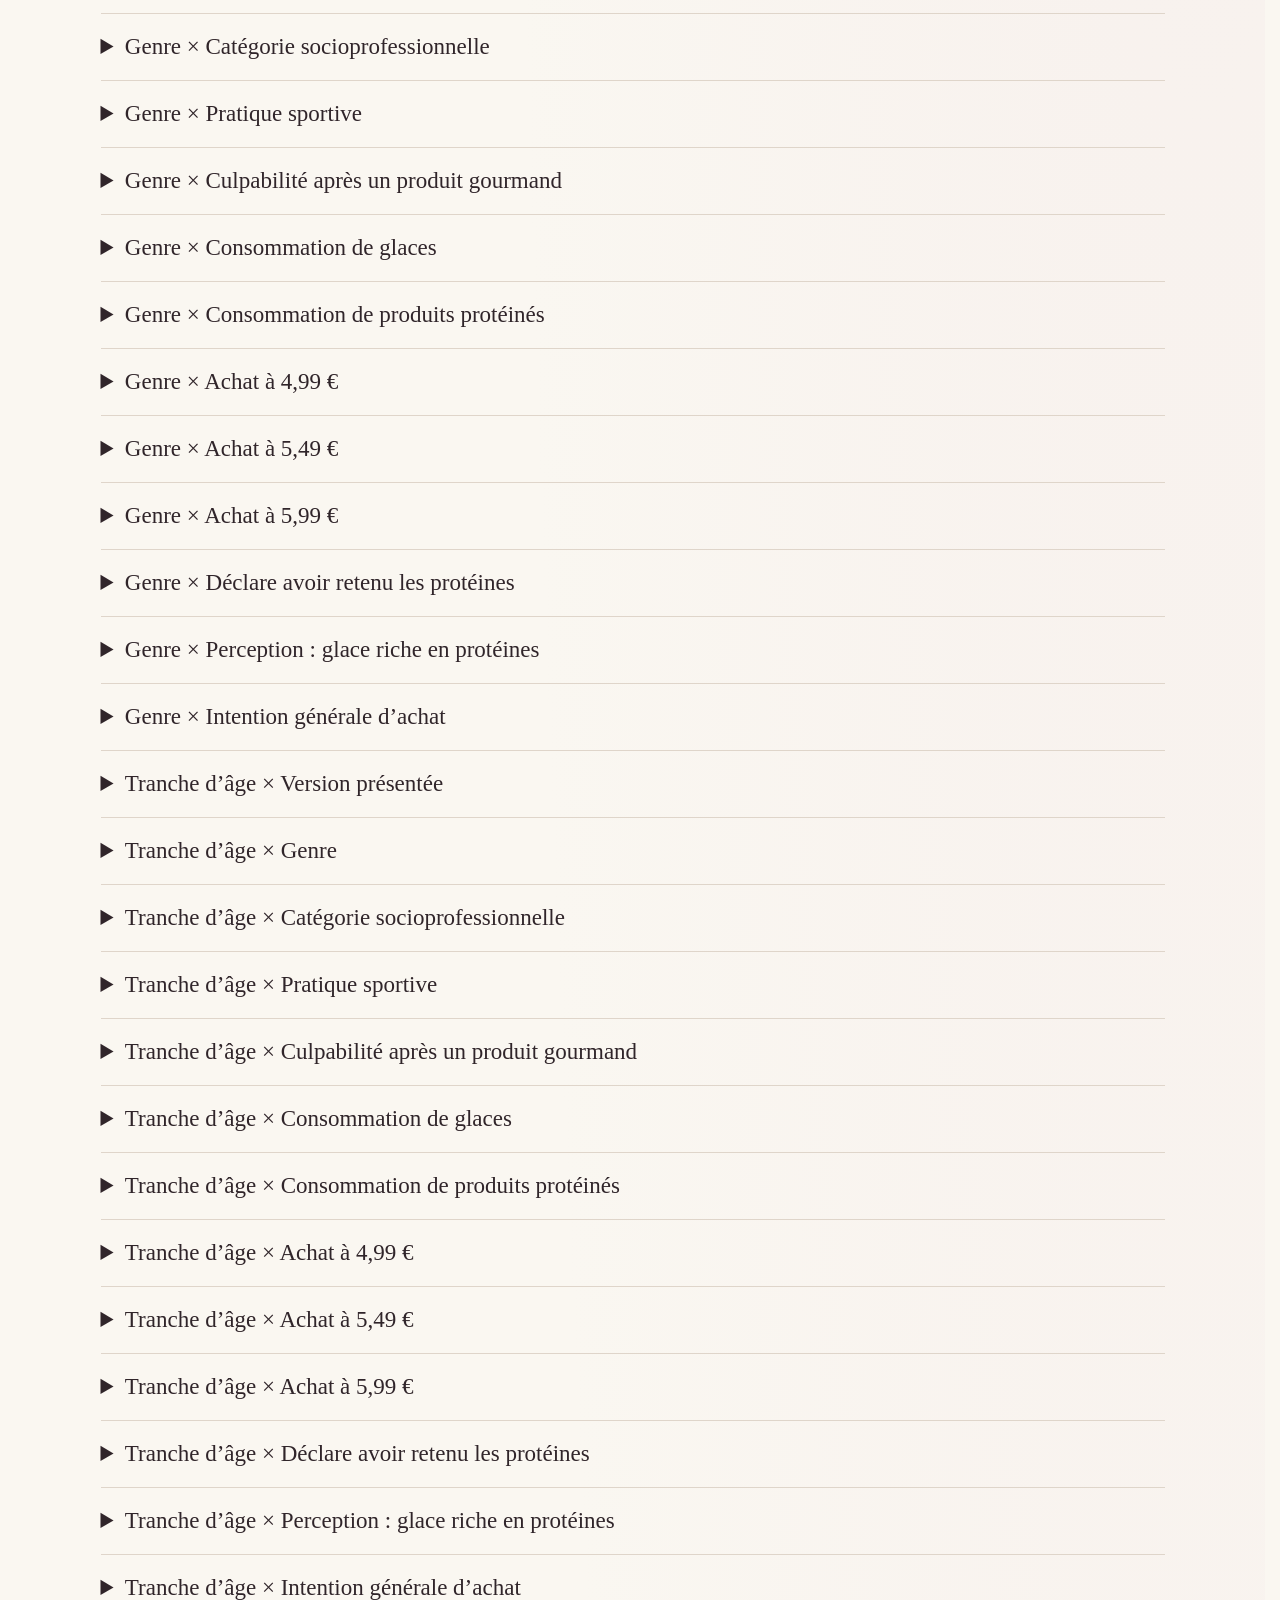
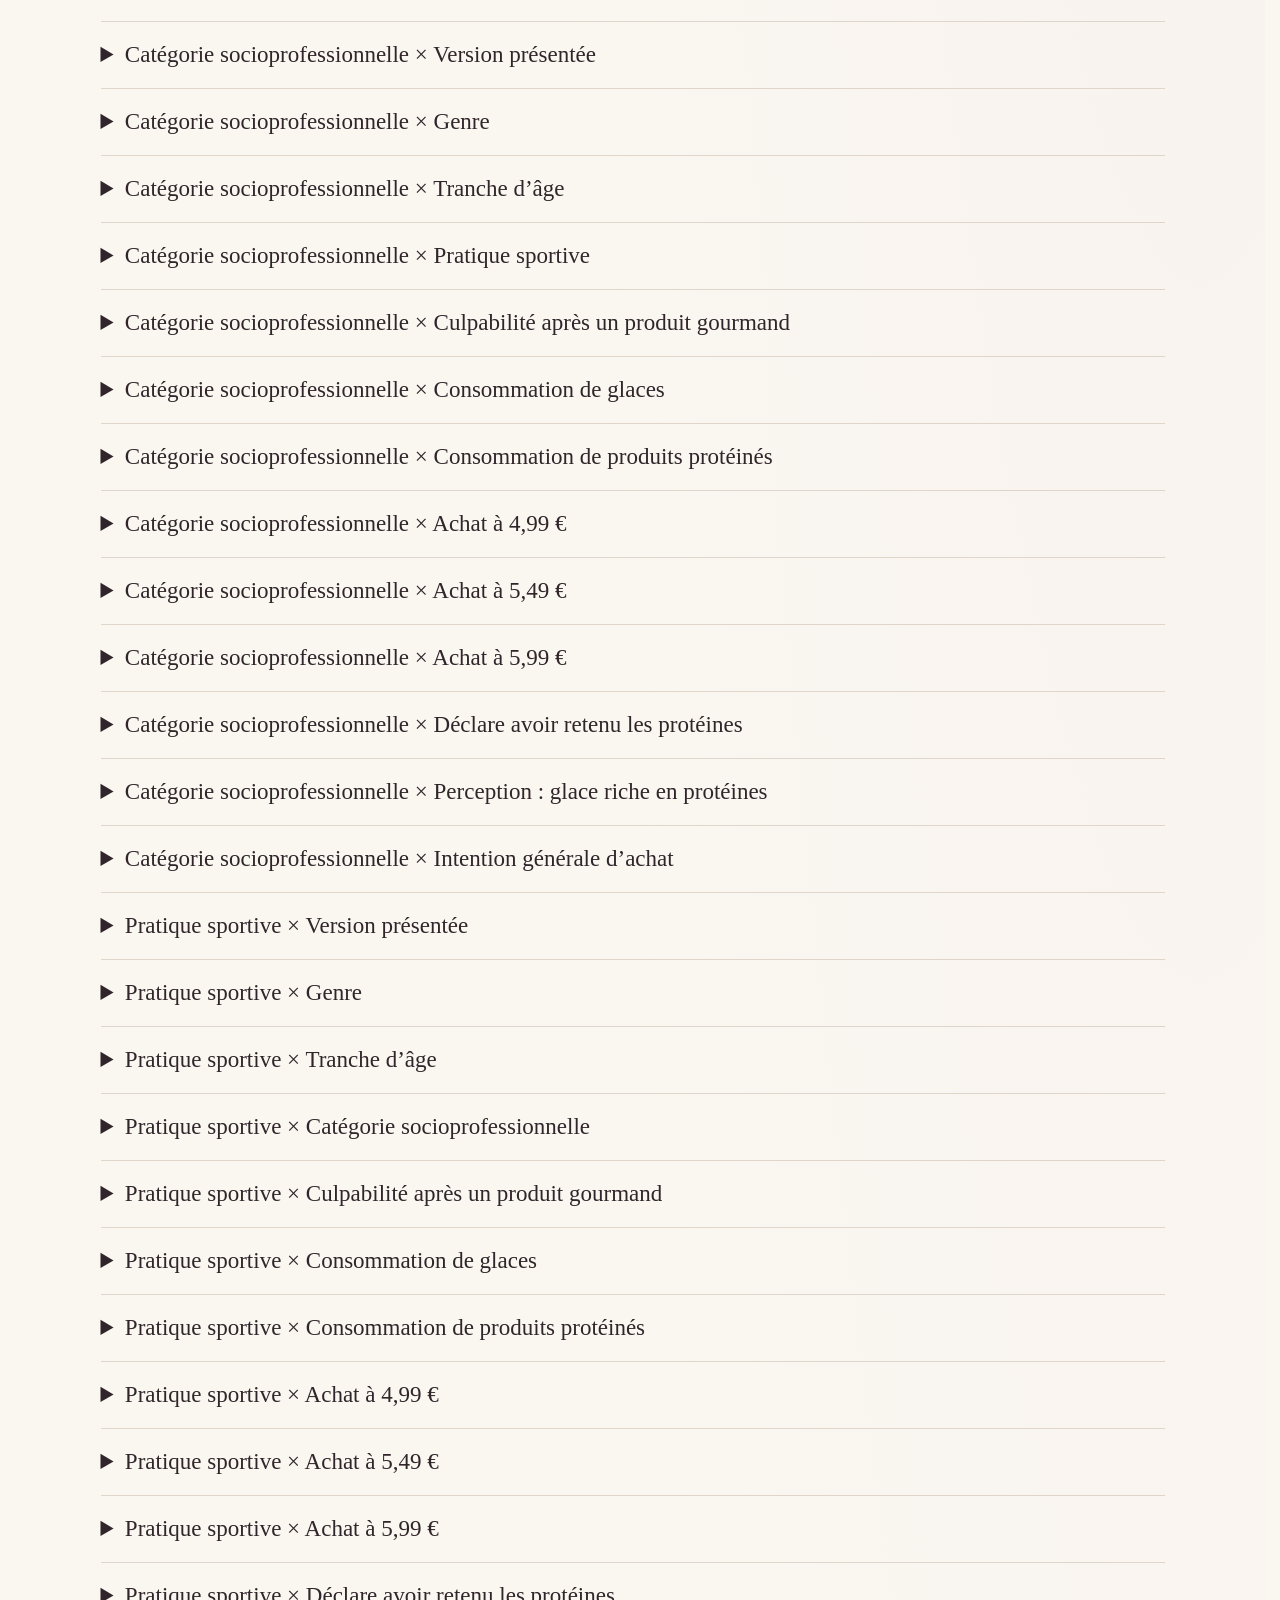
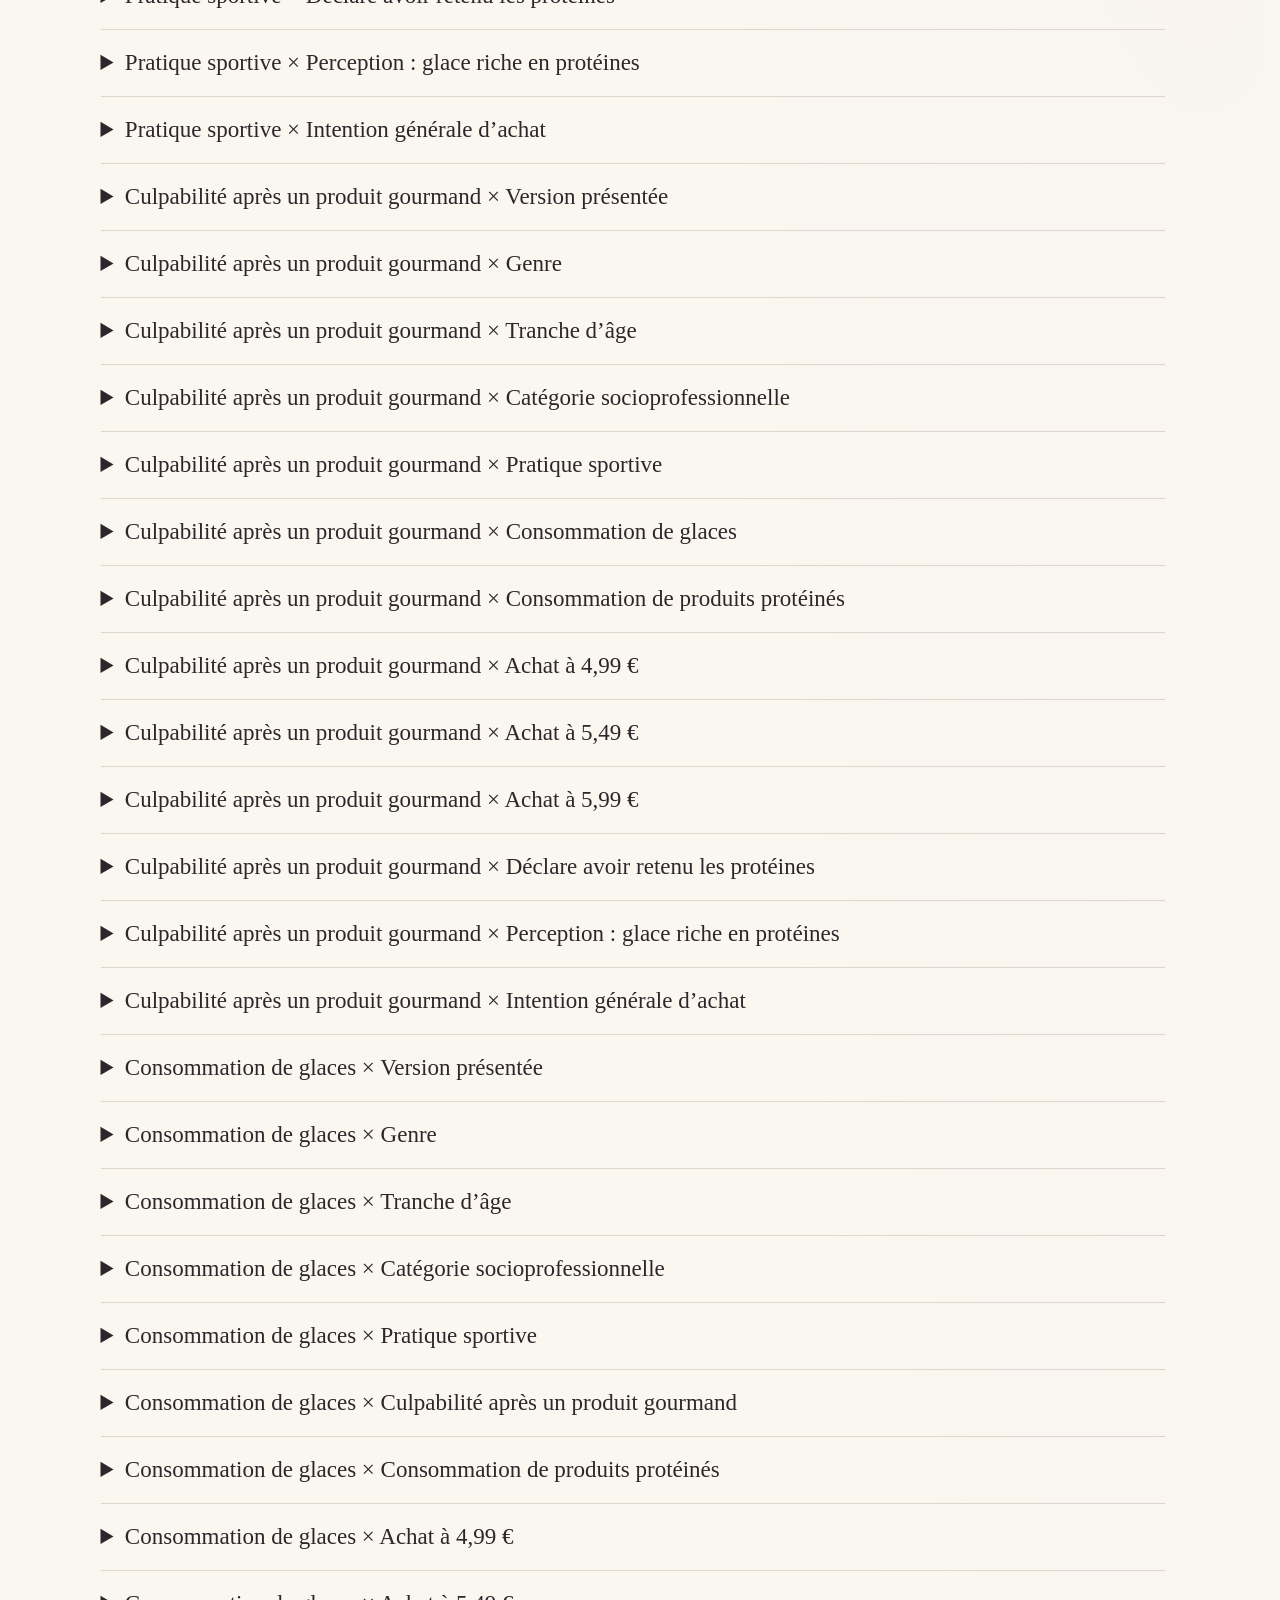
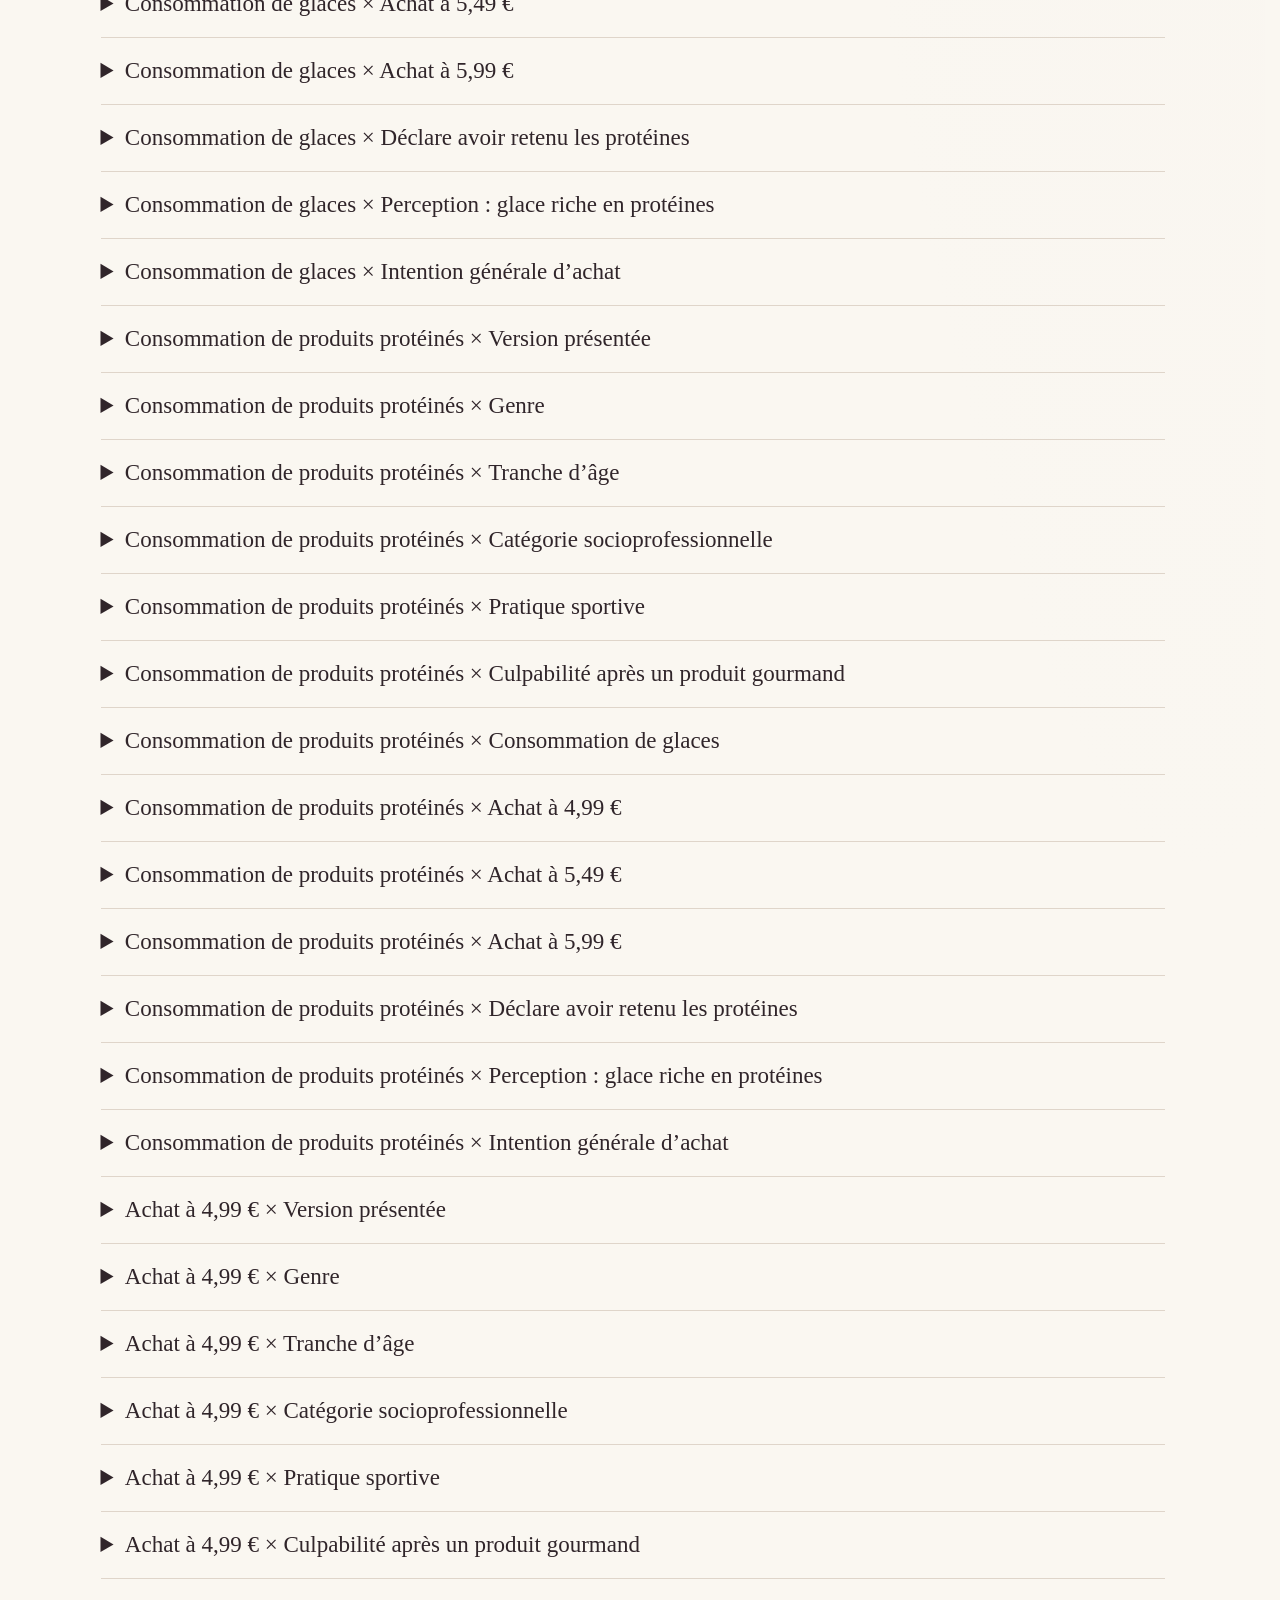
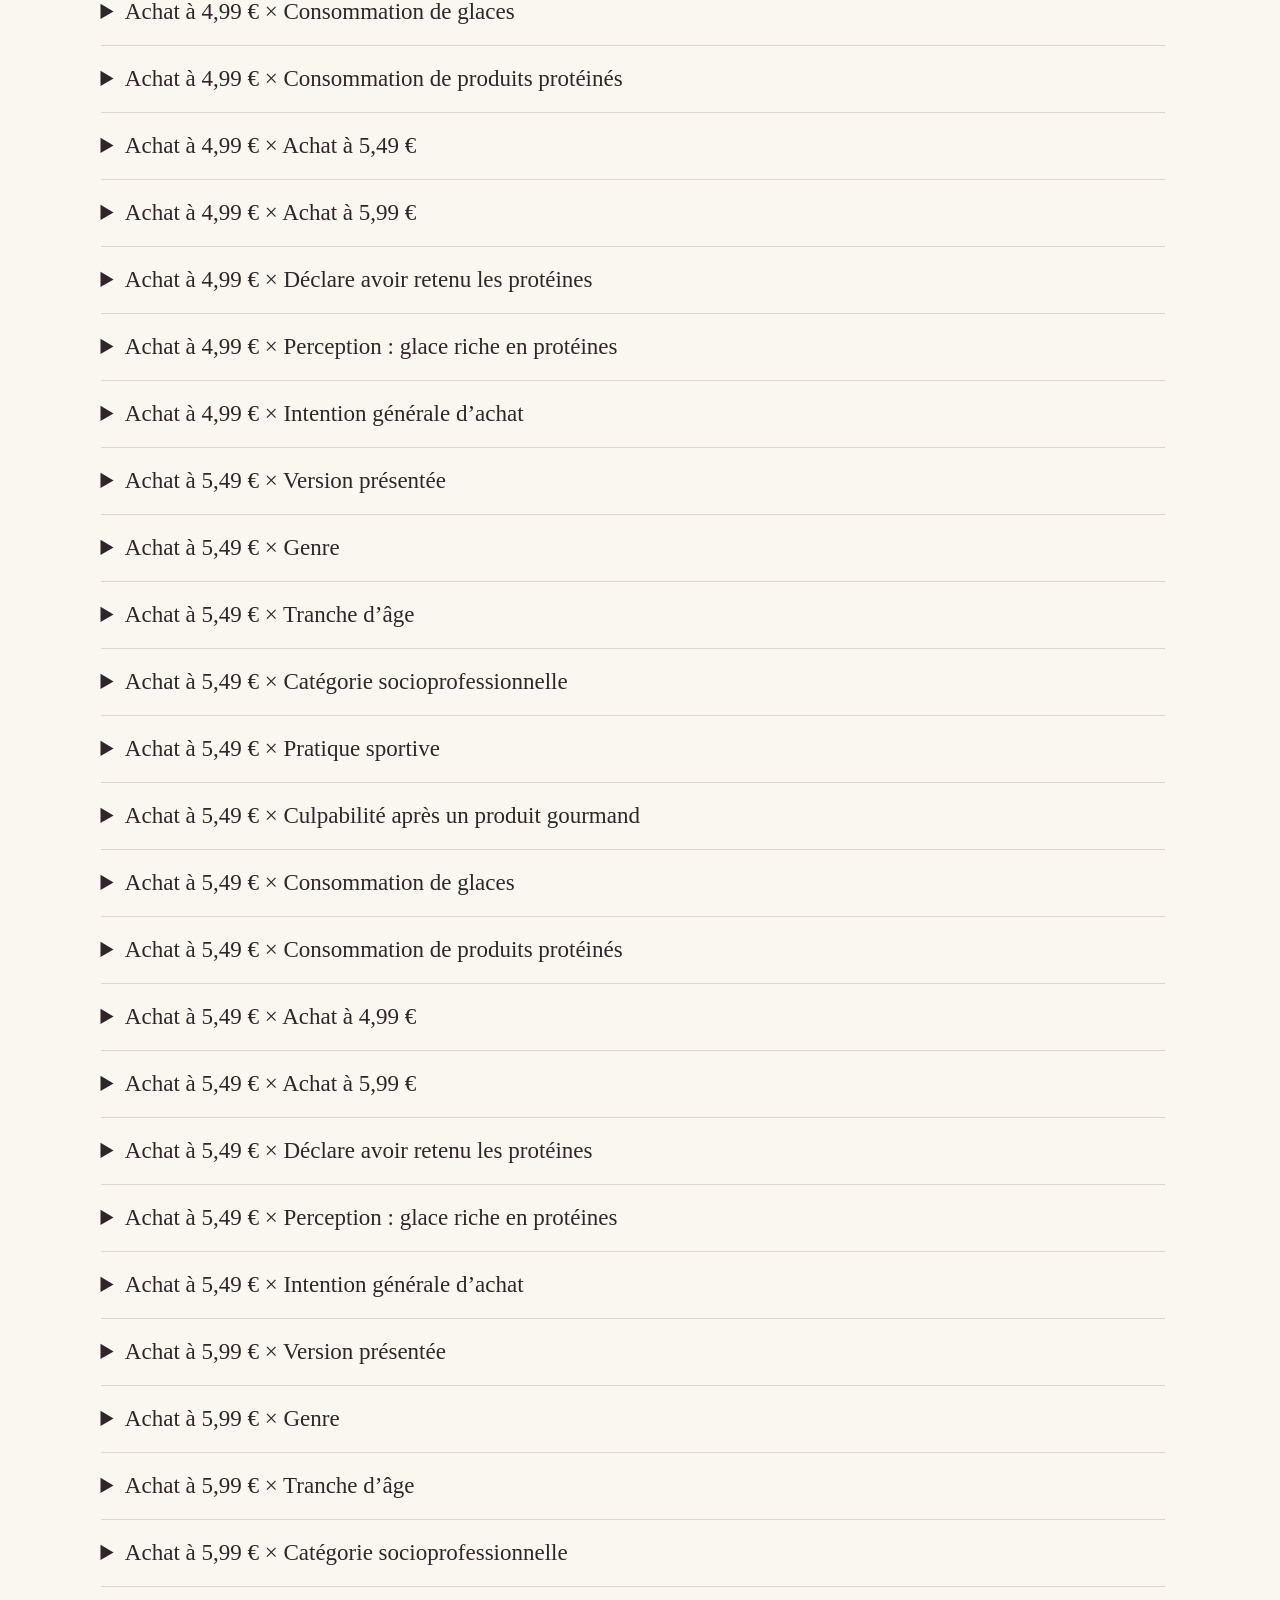
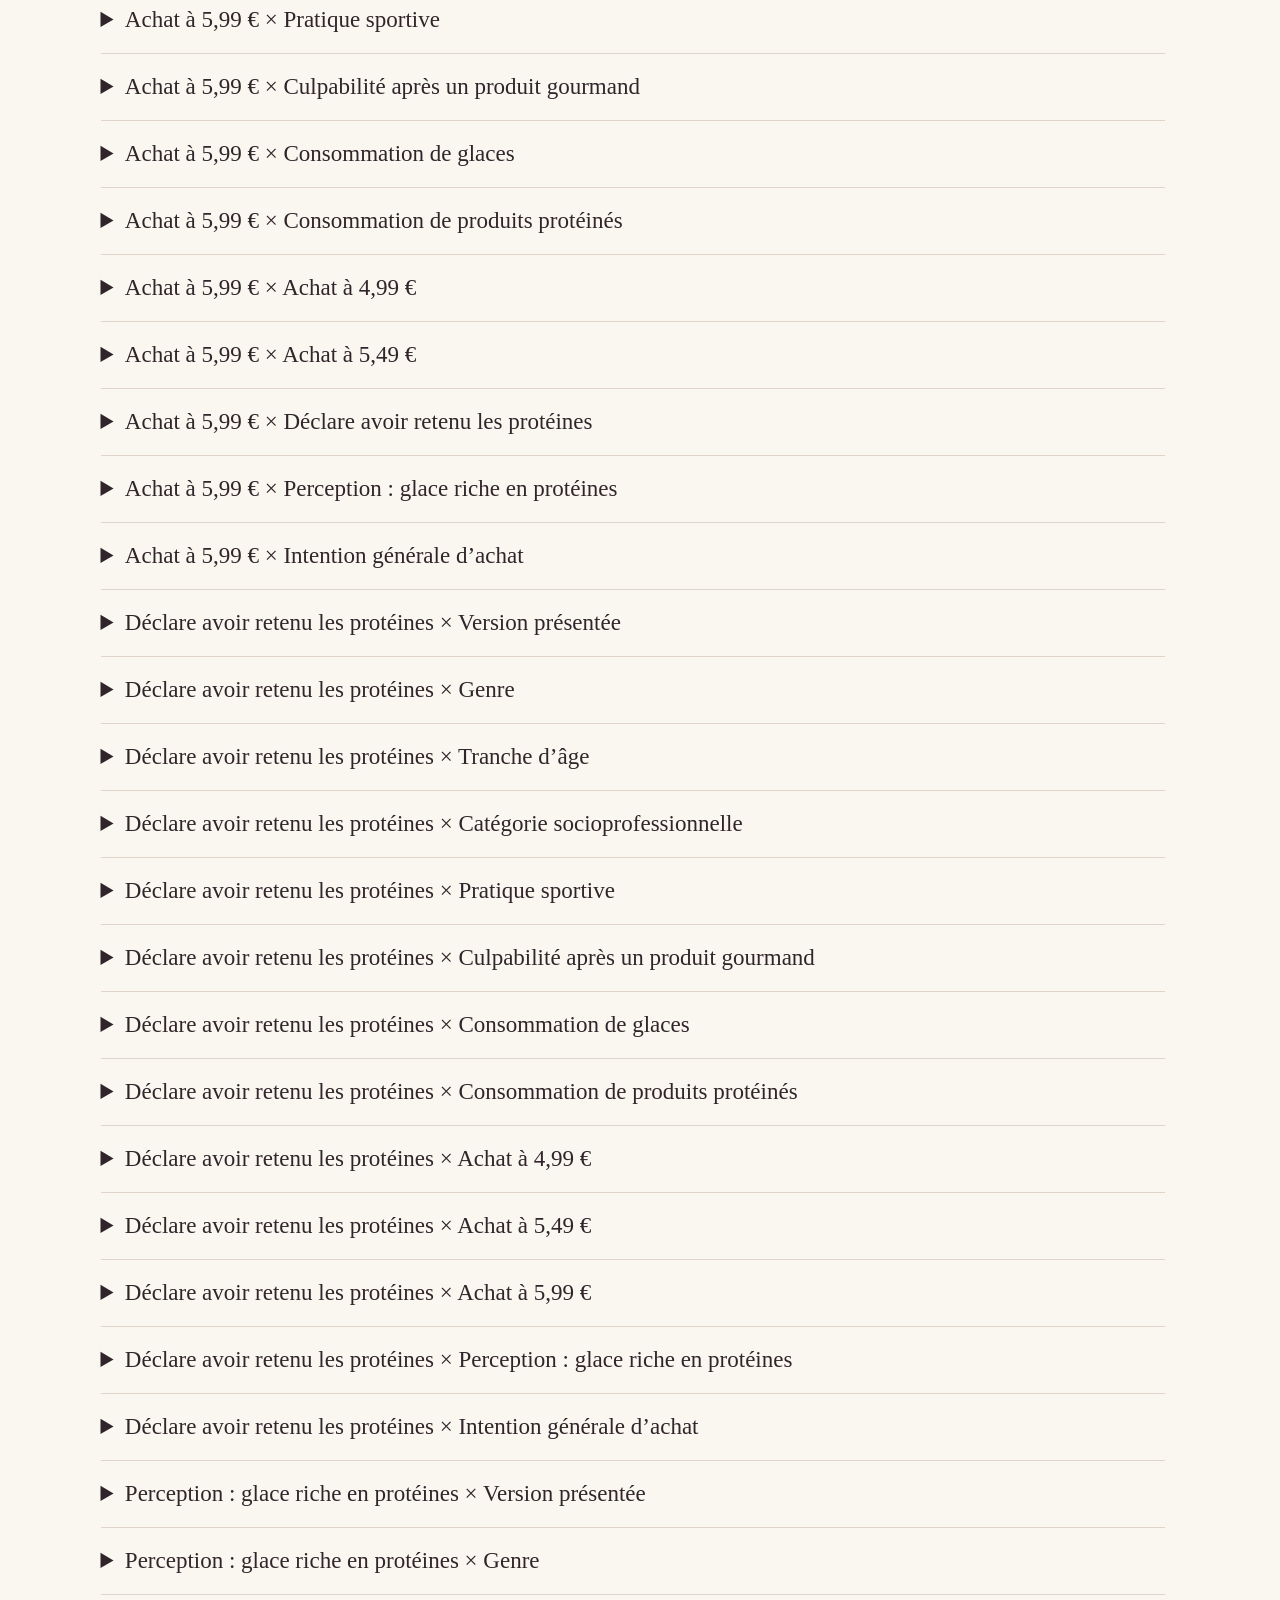
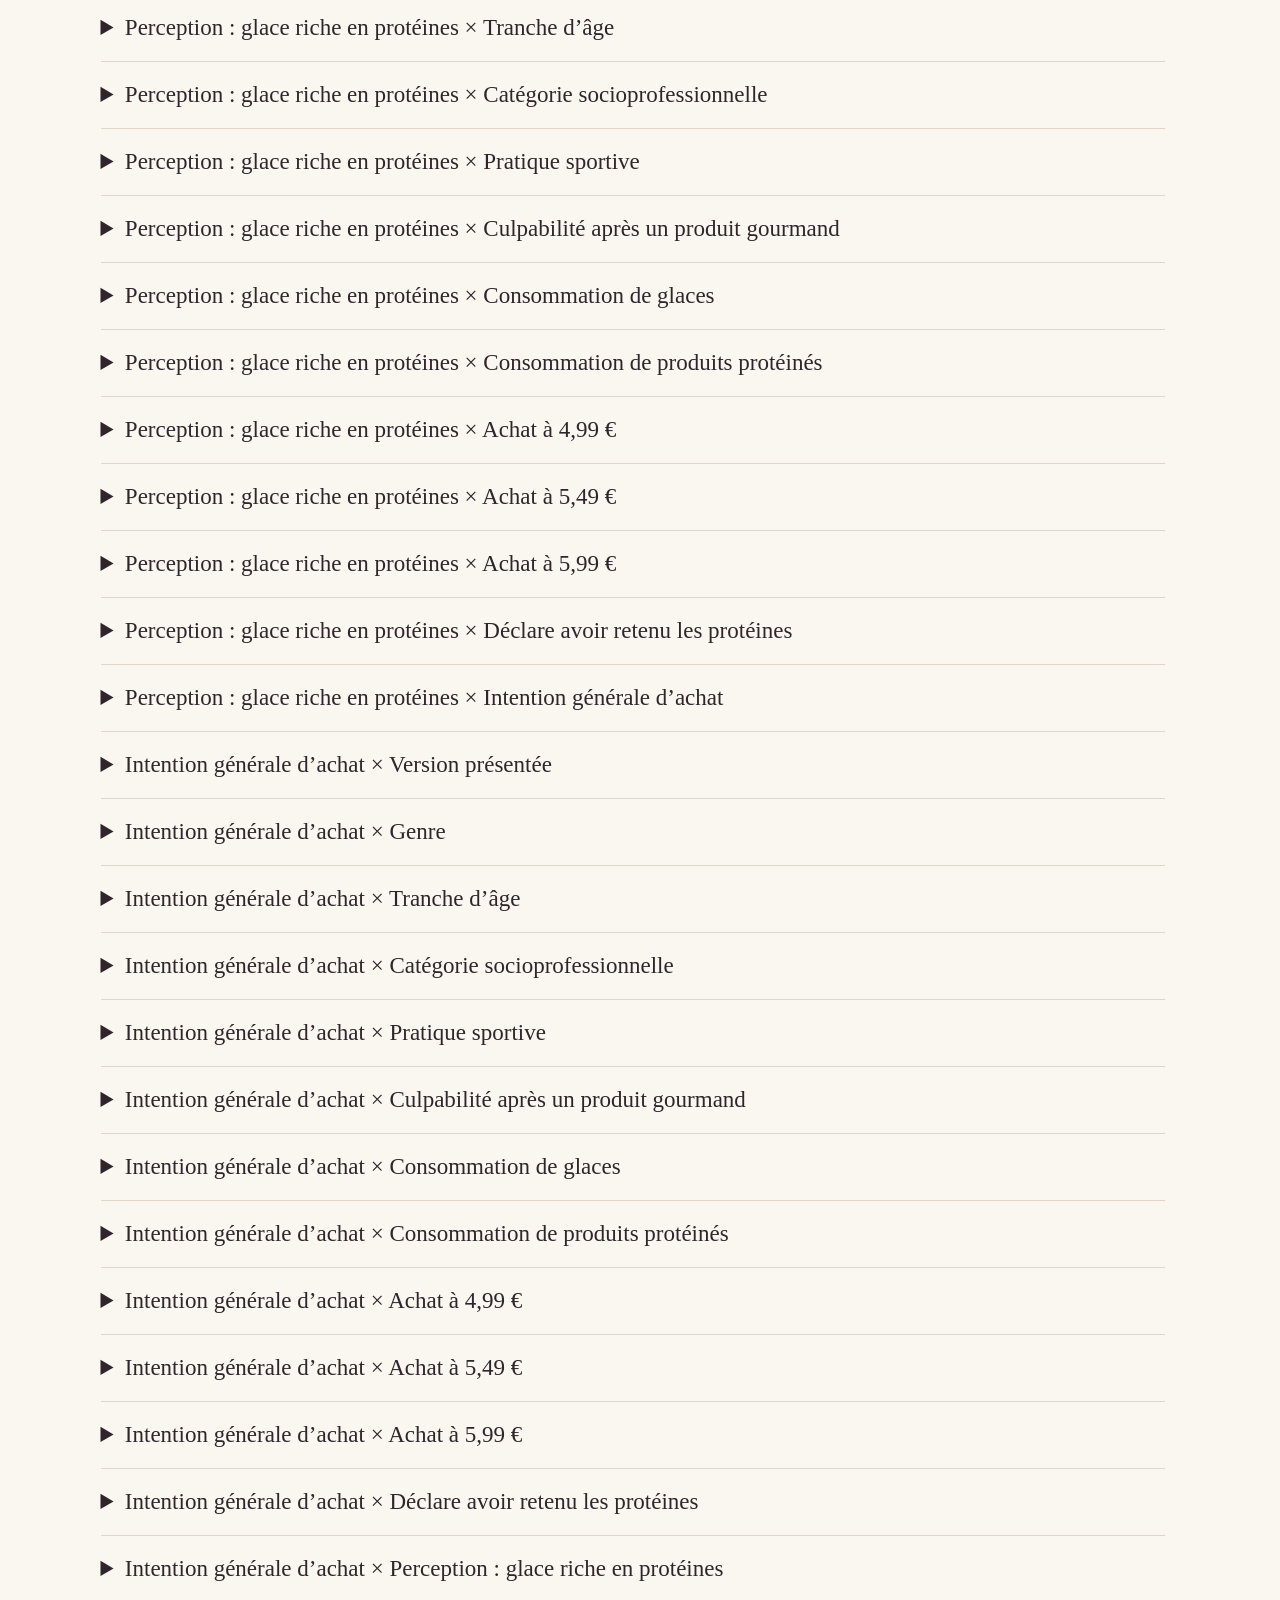
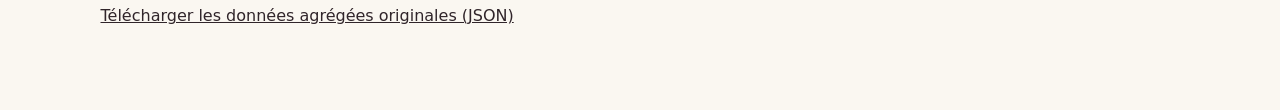
<file: donnees-enquete.html>
<!doctype html><html lang="fr"><meta charset="utf-8"><meta name="viewport" content="width=device-width,initial-scale=1"><title>Données du questionnaire</title><link rel="stylesheet" href="style.css"><main id="contenu"><nav><a href="questionnaire.html">Questionnaire</a> · <a href="analyse-questionnaire.html">Analyse du questionnaire</a></nav><h1>Données du questionnaire</h1><p id="etat" role="status">Chargement des tableaux…</p><label for="groupe">Version présentée</label> <select id="groupe"><option value="all">Ensemble</option><option value="16">16 g</option><option value="48">48 g</option></select><div id="tables"></div></main><script>
const archive=new URLSearchParams(location.search).get('base')==='archive',url='data/'+(archive?'analyse-112/':'')+'questionnaire.json',out=document.querySelector('#tables'),sel=document.querySelector('#groupe'),fmt=n=>Number(n).toLocaleString('fr-FR',{maximumFractionDigits:2});
function add(p,tag,txt){let e=document.createElement(tag);if(txt!=null)e.textContent=txt;p.append(e);return e}
function table(p,cols,rows){let scroll=add(p,'div');scroll.style.overflowX='auto';let t=add(scroll,'table'),head=add(add(t,'thead'),'tr');cols.forEach(c=>add(head,'th',c).scope='col');let b=add(t,'tbody');rows.forEach(r=>{let tr=add(b,'tr');r.forEach(v=>add(tr,'td',v))})}
fetch(url).then(r=>{if(!r.ok)throw Error();return r.json()}).then(d=>{
const label=k=>d.variables[k]?.label||k;
function render(){const g=d.groups[sel.value];out.replaceChildren();document.querySelector('#etat').textContent=(archive?'Archive figée de l’analyse':'Dernier relevé disponible')+' · '+new Date(d.updated_at).toLocaleDateString('fr-FR')+' · '+g.n+' réponses dans la sélection.';
add(out,'h2','Intention d’achat aux prix testés');table(out,['Prix','Réponses favorables','Base','Part favorable'],g.purchase.map(r=>[fmt(r.price)+' €',r.top2,r.n,r.n?fmt(100*r.top2/r.n)+' %':'—']));
add(out,'h2','Sensibilité au prix');add(out,'p',g.prices.n+' réponses exploitables.');table(out,['Seuil déclaré','Médiane'],['Trop bas','Bonne affaire','Cher','Trop cher'].map((x,i)=>[x,g.prices.medians[i]==null?'—':fmt(g.prices.medians[i])+' €']));
let eq=g.prices.equal_rejection;if(eq?.low!=null)add(out,'p','Intersection des rejets extrêmes : '+fmt(eq.low)+' à '+fmt(eq.high)+' €.');
add(out,'h2','Réponses par question');Object.entries(g.distributions).forEach(([k,x])=>{let sec=add(out,'details');add(sec,'summary',label(k));table(sec,['Réponse','Effectif'],x.counts.map(y=>[y.label,y.count]))});
add(out,'h2','Croisements disponibles');Object.entries(g.cross).forEach(([k,x])=>{let sec=add(out,'details');add(sec,'summary',k.split('|').map(label).join(' × '));table(sec,['Modalité',...x.columns],x.rows.map((y,i)=>[y,...x.counts[i]]))});
let a=add(out,'a','Télécharger les données agrégées originales (JSON)');a.href=url}
sel.onchange=render;render()
}).catch(()=>document.querySelector('#etat').textContent='Les données n’ont pas pu être chargées. Rechargez la page ou consultez la page Questionnaire.')
</script></html>
</file>
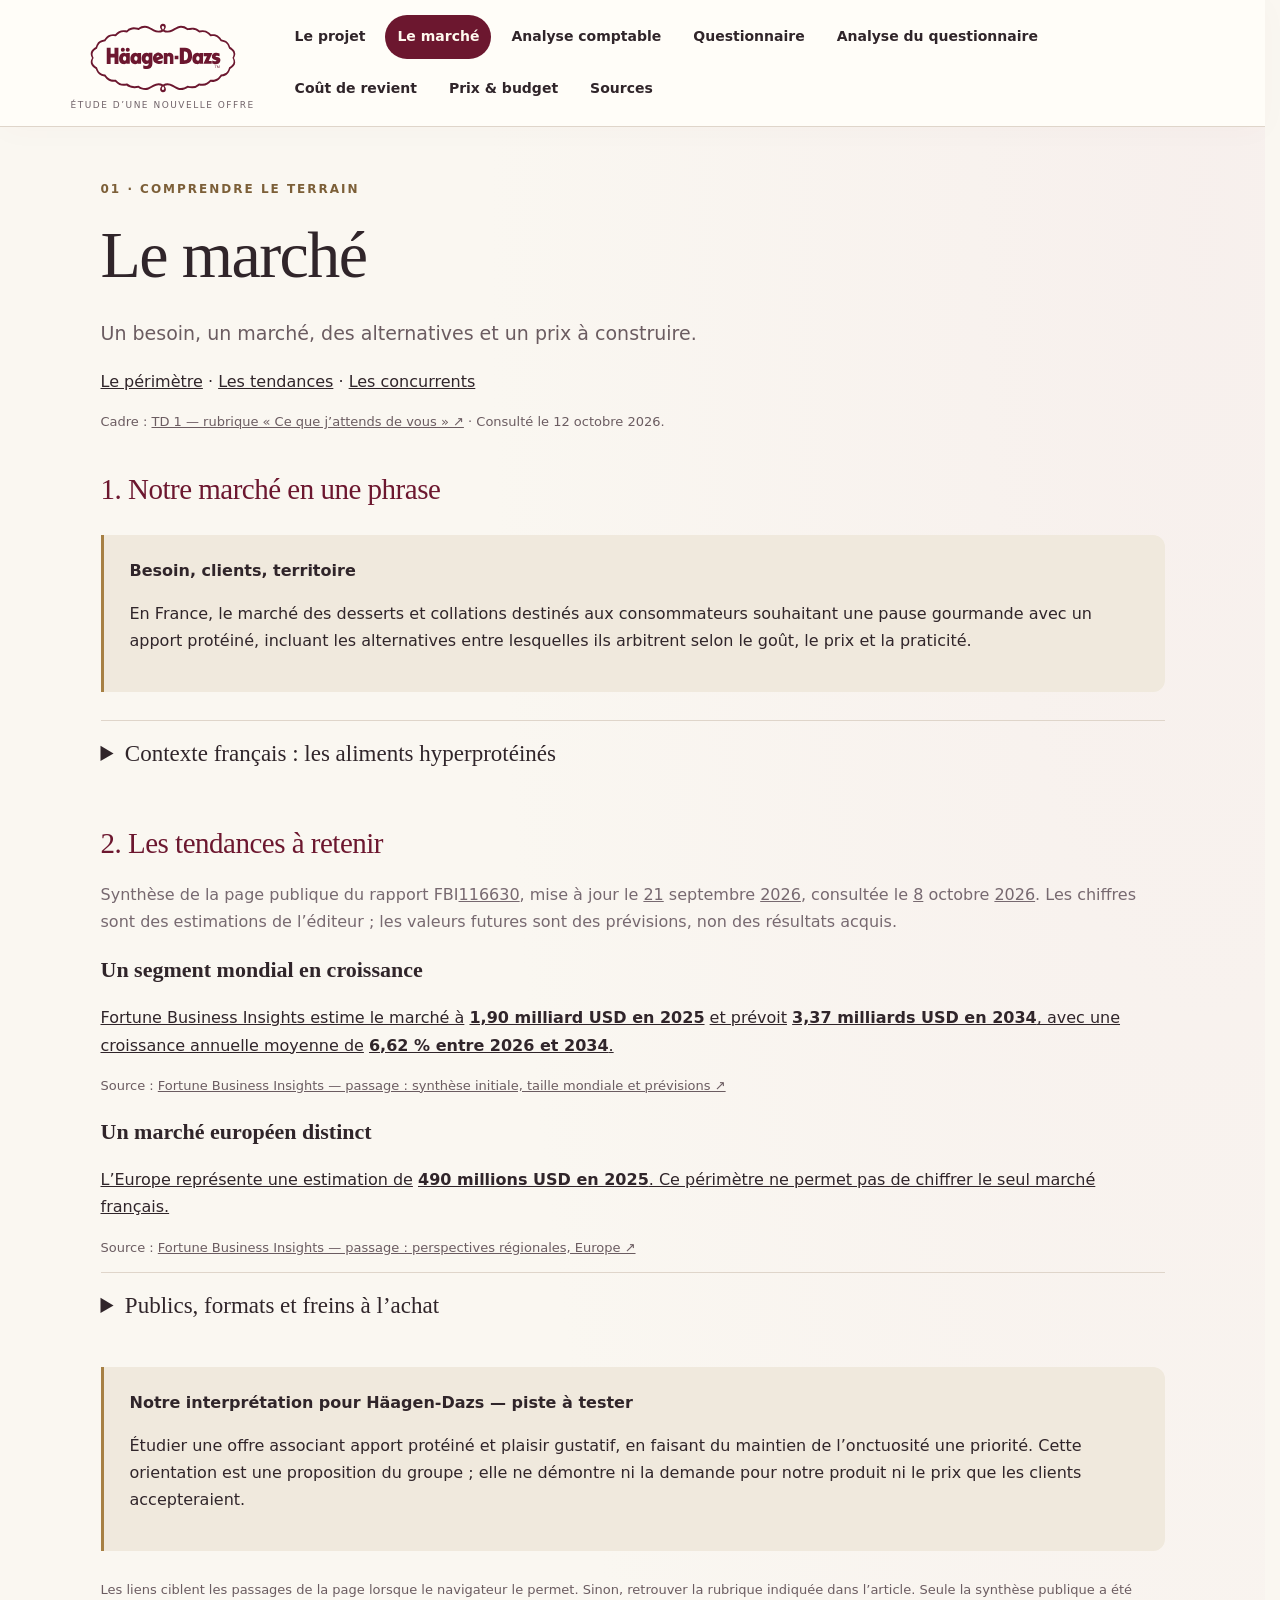
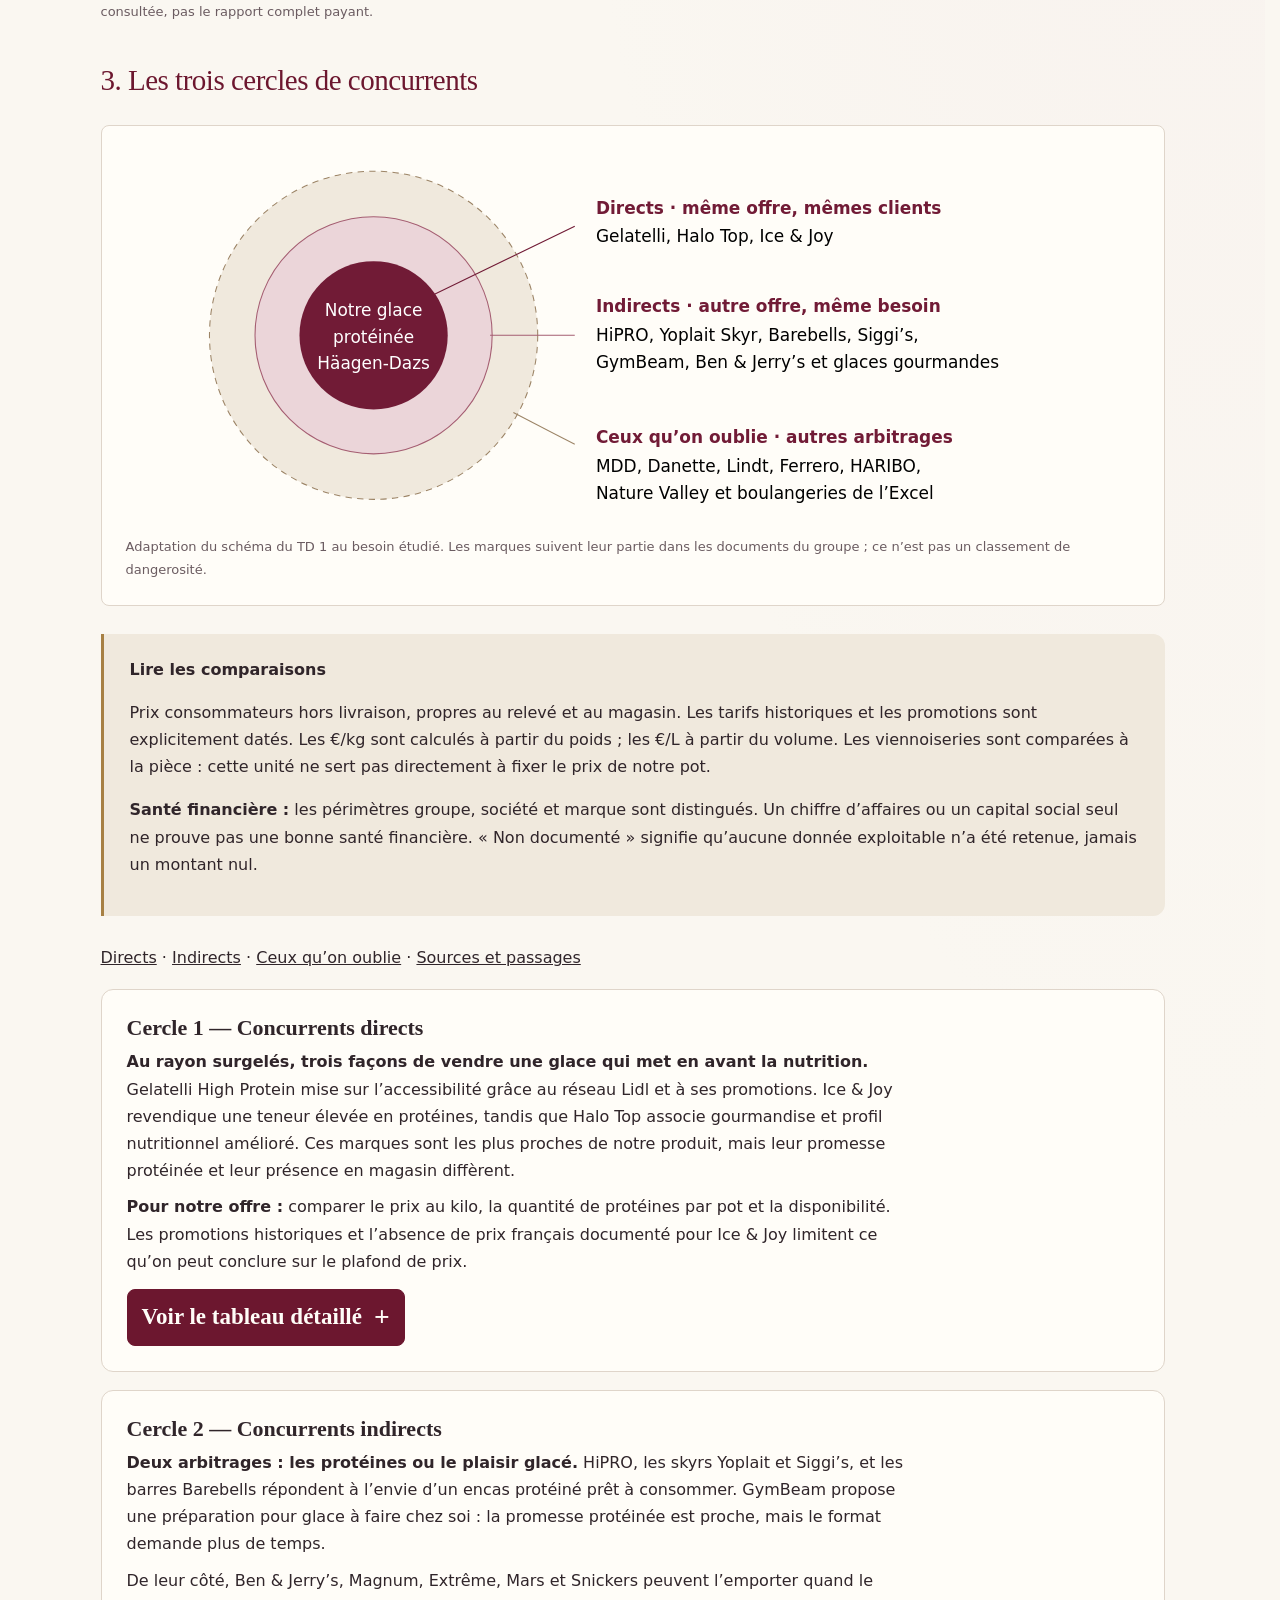
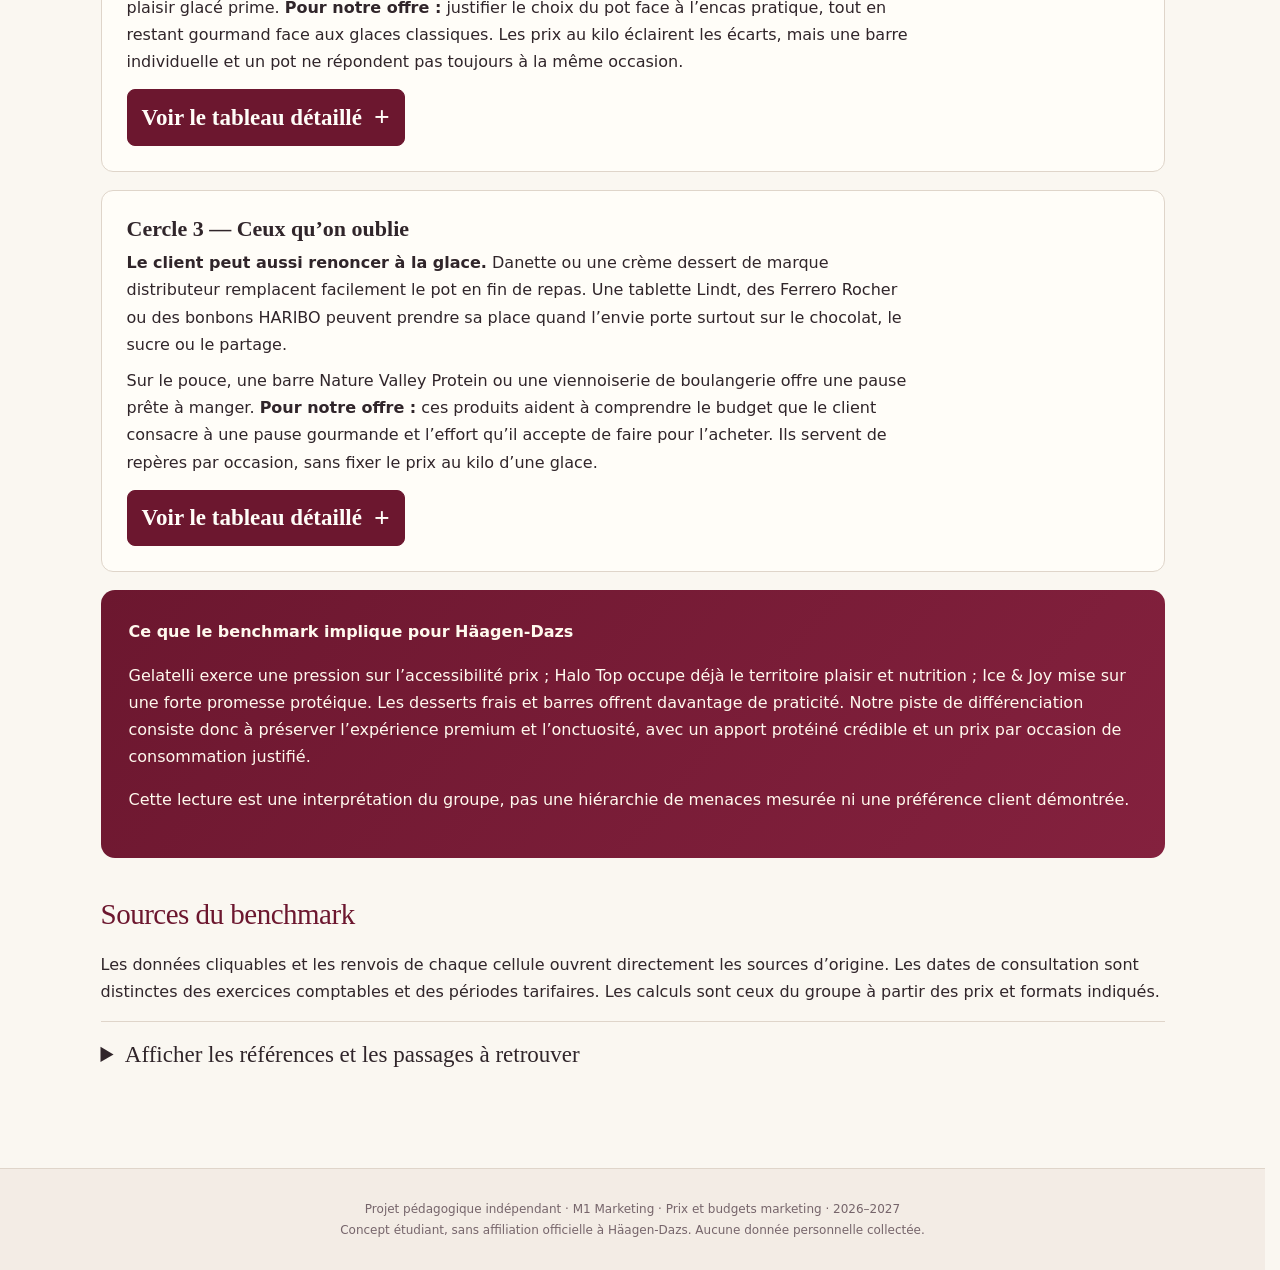
<file: marche.html>
<!doctype html><html lang="fr"><head><meta charset="utf-8"><meta name="viewport" content="width=device-width,initial-scale=1"><meta name="description" content="Projet étudiant : une nouvelle offre de glace protéinée Häagen-Dazs. Marché, comptes et stratégie de prix."><title>Le marché · Häagen-Dazs — Projet protéiné</title><link rel="stylesheet" href="style.css?v=20261012-front"><style>.circles{margin:28px 0;padding:24px;background:#fffdf8;border:1px solid #dfd5ca;border-radius:8px}.circles svg{display:block;width:100%;height:auto;max-width:900px;margin:auto}.circles figcaption{font-size:13px;color:#6b5c61;margin-top:16px}.benchmark{min-width:1080px;font-size:14px;line-height:1.55}.benchmark caption{text-align:left;font-weight:600;padding:12px 0;color:#711b36}.benchmark th,.benchmark td{vertical-align:top}.benchmark tbody th{background:#fffdf8;width:14%}.benchmark td{width:21.5%}.benchmark small{display:block;font-size:12px;font-weight:400;color:#776970;margin-top:8px}.benchmark sup a{font:700 11px system-ui;color:#711b36;margin-left:4px}.source-list li{margin-bottom:20px;overflow-wrap:anywhere;scroll-margin-top:20px}.table-wrap{margin-bottom:32px}.table-wrap:focus-visible{outline:3px solid #a78044}html{scroll-behavior:smooth}sup{white-space:nowrap}@media(max-width:650px){.circles{padding:8px;margin:20px 0}.benchmark{min-width:1000px}.circles svg{min-width:580px}.circles{overflow-x:auto}.source-list{padding-left:22px}}@media print{.table-wrap{overflow:visible}.benchmark{min-width:0;font-size:9px}.benchmark th,.benchmark td{padding:7px}details{display:block}.source-list{font-size:10px}}@media(prefers-reduced-motion:reduce){html{scroll-behavior:auto}}
/* Lecture rapide des cercles ; les tableaux restent accessibles à la demande. */
.circle-brief{min-width:0;margin:18px 0;padding:clamp(16px,2.5vw,25px);border:1px solid #dfd5ca;border-radius:12px;background:#fffdf8}
.circle-brief h3{margin:0 0 8px;scroll-margin-top:140px}
.circle-brief>p{margin:0;max-width:78ch}
.circle-brief>p+p{margin-top:9px}
.circle-disclosure{margin:14px 0 0;padding:0;border:0}
.circle-disclosure>summary{display:inline-flex;align-items:center;gap:12px;max-width:100%;min-height:44px;padding:8px 14px;border:1px solid var(--brand,#6c172f);border-radius:8px;background:var(--brand,#6c172f);color:#fffdf8;list-style:none;font-weight:650;line-height:1.4;cursor:pointer}
.circle-disclosure>summary::-webkit-details-marker{display:none}
.circle-disclosure>summary:hover{background:#84213e;color:#fffdf8}
.circle-disclosure .circle-cta-close,.circle-disclosure[open] .circle-cta-open{display:none}
.circle-disclosure[open] .circle-cta-close{display:inline}
.circle-cta-icon::before{content:"+";font-size:1.2em}
.circle-disclosure[open] .circle-cta-icon::before{content:"−"}
.circle-disclosure-content{margin-top:16px}
.circle-disclosure-content>.table-wrap{margin-bottom:0}
.circle-benchmark-notes{margin-top:16px}
@media print{.circle-disclosure>summary{display:none}.circle-disclosure::details-content{display:block;content-visibility:visible}}
</style></head><body><div class="reading-progress" aria-hidden="true"></div><a class="skip" href="#contenu">Aller au contenu</a><header><div><a class="brand" href="index.html"><img class="brand-logo" src="assets/haagen-dazs-logo.svg" width="206" height="108" alt="Häagen-Dazs"><small>ÉTUDE D’UNE NOUVELLE OFFRE</small></a><nav aria-label="Navigation principale"><a href="index.html">Le projet</a><a href="marche.html" aria-current="page">Le marché</a><a href="comptes.html">Analyse comptable</a><a href="questionnaire.html">Questionnaire</a><a href="analyse-questionnaire.html">Analyse du questionnaire</a><a href="couts.html">Coût de revient</a><a href="prix.html">Prix &amp; budget</a><a href="sources.html">Sources</a></nav></div></header><main id="contenu"><div class="eyebrow">01 · Comprendre le terrain</div><h1>Le marché</h1><p class="lead">Un besoin, un marché, des alternatives et un prix à construire.</p><p><a href="#perimetre">Le périmètre</a> · <a href="#glaces-proteinees">Les tendances</a> · <a href="#concurrents">Les concurrents</a></p><p class="label">Cadre : <a href="https://prix.iae-mod.fr/seances/seance-td-1.html#:~:text=Ce%20que%20j%27attends%20de%20vous" target="_blank" rel="noopener">TD 1 — rubrique « Ce que j’attends de vous » ↗</a> · Consulté le 12 octobre 2026.</p><h2 id="perimetre">1. Notre marché en une phrase</h2><div class="note"><strong>Besoin, clients, territoire</strong><p>En France, le marché des desserts et collations destinés aux consommateurs souhaitant une pause gourmande avec un apport protéiné, incluant les alternatives entre lesquelles ils arbitrent selon le goût, le prix et la praticité.</p></div><details><summary>Contexte français : les aliments hyperprotéinés</summary><p><a href="https://www.intotheminds.com/blog/marche-aliments-hyperproteines/" target="_blank" rel="noopener noreferrer" class="data-source" title="Source : IntoTheMinds — marché des aliments hyperprotéinés">L’article d’IntoTheMinds du 23 février 2026 décrit l’élargissement des produits hyperprotéinés au-delà de la nutrition sportive. Il rapporte un chiffre d’affaires de</a> <strong><a href="https://www.intotheminds.com/blog/marche-aliments-hyperproteines/" target="_blank" rel="noopener noreferrer" class="data-source" title="Source : IntoTheMinds — marché des aliments hyperprotéinés">380 M€ en grande distribution française en 2024</a></strong> <a href="https://www.intotheminds.com/blog/marche-aliments-hyperproteines/" target="_blank" rel="noopener noreferrer" class="data-source" title="Source : IntoTheMinds — marché des aliments hyperprotéinés">et une croissance de</a> <strong><a href="https://www.intotheminds.com/blog/marche-aliments-hyperproteines/" target="_blank" rel="noopener noreferrer" class="data-source" title="Source : IntoTheMinds — marché des aliments hyperprotéinés">443 % entre 2020 et 2024</a></strong><a href="https://www.intotheminds.com/blog/marche-aliments-hyperproteines/" target="_blank" rel="noopener noreferrer" class="data-source" title="Source : IntoTheMinds — marché des aliments hyperprotéinés">.</a></p><p class="muted">Ces données concernent les aliments hyperprotéinés dans leur ensemble : elles ne mesurent pas spécifiquement le marché des glaces protéinées et ne préjugent pas de la demande pour notre offre.</p><p><a href="https://www.intotheminds.com/blog/marche-aliments-hyperproteines/" target="_blank" rel="noopener">Lire l’article IntoTheMinds ↗</a> · Consulté le 7 octobre 2026.</p></details><section aria-labelledby="glaces-proteinees"><h2 id="glaces-proteinees">2. Les tendances à retenir</h2>
<p class="muted">Synthèse de la page publique du rapport FBI<a href="https://www.fortunebusinessinsights.com/fr/protein-ice-cream-market-116630" target="_blank" rel="noopener noreferrer" class="data-source" title="Source : Fortune Business Insights">116630</a>, mise à jour le <a href="https://www.fortunebusinessinsights.com/fr/protein-ice-cream-market-116630" target="_blank" rel="noopener noreferrer" class="data-source" title="Source : Fortune Business Insights">21</a> septembre <a href="https://www.fortunebusinessinsights.com/fr/protein-ice-cream-market-116630" target="_blank" rel="noopener noreferrer" class="data-source" title="Source : Fortune Business Insights">2026</a>, consultée le <a href="https://www.fortunebusinessinsights.com/fr/protein-ice-cream-market-116630" target="_blank" rel="noopener noreferrer" class="data-source" title="Source : Fortune Business Insights">8</a> octobre <a href="https://www.fortunebusinessinsights.com/fr/protein-ice-cream-market-116630" target="_blank" rel="noopener noreferrer" class="data-source" title="Source : Fortune Business Insights">2026</a>. Les chiffres sont des estimations de l’éditeur ; les valeurs futures sont des prévisions, non des résultats acquis.</p>
<h3>Un segment mondial en croissance</h3><p><a href="https://www.fortunebusinessinsights.com/fr/protein-ice-cream-market-116630#:~:text=1%2C90%20milliard" target="_blank" rel="noopener noreferrer" class="data-source" title="Source : Fortune Business Insights — passage : synthèse initiale, taille mondiale et prévisions ↗">Fortune Business Insights estime le marché à</a> <strong><a href="https://www.fortunebusinessinsights.com/fr/protein-ice-cream-market-116630#:~:text=1%2C90%20milliard" target="_blank" rel="noopener noreferrer" class="data-source" title="Source : Fortune Business Insights — passage : synthèse initiale, taille mondiale et prévisions ↗">1,90 milliard USD en 2025</a></strong> <a href="https://www.fortunebusinessinsights.com/fr/protein-ice-cream-market-116630#:~:text=1%2C90%20milliard" target="_blank" rel="noopener noreferrer" class="data-source" title="Source : Fortune Business Insights — passage : synthèse initiale, taille mondiale et prévisions ↗">et prévoit</a> <strong><a href="https://www.fortunebusinessinsights.com/fr/protein-ice-cream-market-116630#:~:text=1%2C90%20milliard" target="_blank" rel="noopener noreferrer" class="data-source" title="Source : Fortune Business Insights — passage : synthèse initiale, taille mondiale et prévisions ↗">3,37 milliards USD en 2034</a></strong><a href="https://www.fortunebusinessinsights.com/fr/protein-ice-cream-market-116630#:~:text=1%2C90%20milliard" target="_blank" rel="noopener noreferrer" class="data-source" title="Source : Fortune Business Insights — passage : synthèse initiale, taille mondiale et prévisions ↗">, avec une croissance annuelle moyenne de</a> <strong><a href="https://www.fortunebusinessinsights.com/fr/protein-ice-cream-market-116630#:~:text=1%2C90%20milliard" target="_blank" rel="noopener noreferrer" class="data-source" title="Source : Fortune Business Insights — passage : synthèse initiale, taille mondiale et prévisions ↗">6,62 % entre 2026 et 2034</a></strong><a href="https://www.fortunebusinessinsights.com/fr/protein-ice-cream-market-116630#:~:text=1%2C90%20milliard" target="_blank" rel="noopener noreferrer" class="data-source" title="Source : Fortune Business Insights — passage : synthèse initiale, taille mondiale et prévisions ↗">.</a></p>
<p class="label">Source : <a href="https://www.fortunebusinessinsights.com/fr/protein-ice-cream-market-116630#:~:text=1%2C90%20milliard" target="_blank" rel="noopener">Fortune Business Insights — passage : synthèse initiale, taille mondiale et prévisions ↗</a></p>
<h3>Un marché européen distinct</h3><p><a href="https://www.fortunebusinessinsights.com/fr/protein-ice-cream-market-116630#:~:text=Europe" target="_blank" rel="noopener noreferrer" class="data-source" title="Source : Fortune Business Insights — passage : perspectives régionales, Europe ↗">L’Europe représente une estimation de</a> <strong><a href="https://www.fortunebusinessinsights.com/fr/protein-ice-cream-market-116630#:~:text=Europe" target="_blank" rel="noopener noreferrer" class="data-source" title="Source : Fortune Business Insights — passage : perspectives régionales, Europe ↗">490 millions USD en 2025</a></strong><a href="https://www.fortunebusinessinsights.com/fr/protein-ice-cream-market-116630#:~:text=Europe" target="_blank" rel="noopener noreferrer" class="data-source" title="Source : Fortune Business Insights — passage : perspectives régionales, Europe ↗">. Ce périmètre ne permet pas de chiffrer le seul marché français.</a></p>
<p class="label">Source : <a href="https://www.fortunebusinessinsights.com/fr/protein-ice-cream-market-116630#:~:text=Europe" target="_blank" rel="noopener">Fortune Business Insights — passage : perspectives régionales, Europe ↗</a></p>
<details><summary>Publics, formats et freins à l’achat</summary><h3>Les publics concernés</h3><p><a href="https://www.fortunebusinessinsights.com/fr/protein-ice-cream-market-116630#:~:text=L%E2%80%99expansion%20des%20modes%20de%20vie%20actifs" target="_blank" rel="noopener noreferrer" class="data-source" title="Source : Fortune Business Insights — passage : facteurs de croissance, modes de vie actifs ↗">L’étude décrit une demande portée par les sportifs, les amateurs de fitness et, plus largement, les consommateurs attentifs à leur alimentation.</a></p>
<p class="label">Source : <a href="https://www.fortunebusinessinsights.com/fr/protein-ice-cream-market-116630#:~:text=L%E2%80%99expansion%20des%20modes%20de%20vie%20actifs" target="_blank" rel="noopener">Fortune Business Insights — passage : facteurs de croissance, modes de vie actifs ↗</a></p>
<h3>Formats et distribution</h3><p><a href="https://www.fortunebusinessinsights.com/fr/protein-ice-cream-market-116630#:~:text=Analyse%20de%20segmentation" target="_blank" rel="noopener noreferrer" class="data-source" title="Source : Fortune Business Insights — passage : segmentation : source de protéines, emballage et canal de distribution ↗">En 2025, les protéines laitières et les pots/pintes dominent leurs segments respectifs. Les supermarchés et hypermarchés constituent le premier canal de distribution.</a></p>
<p class="label">Source : <a href="https://www.fortunebusinessinsights.com/fr/protein-ice-cream-market-116630#:~:text=Analyse%20de%20segmentation" target="_blank" rel="noopener">Fortune Business Insights — passage : segmentation : source de protéines, emballage et canal de distribution ↗</a></p>
<h3>Freins à l’achat répété</h3><p><a href="https://www.fortunebusinessinsights.com/fr/protein-ice-cream-market-116630#:~:text=RESTRICTIONS%20DU%20MARCH%C3%89" target="_blank" rel="noopener noreferrer" class="data-source" title="Source : Fortune Business Insights — passage : restrictions du marché, paragraphe sur le goût et la texture ↗">Une texture granuleuse, une dureté excessive ou un arrière-goût peuvent dégrader l’expérience et freiner le réachat.</a></p>
<p class="label">Source : <a href="https://www.fortunebusinessinsights.com/fr/protein-ice-cream-market-116630#:~:text=RESTRICTIONS%20DU%20MARCH%C3%89" target="_blank" rel="noopener">Fortune Business Insights — passage : restrictions du marché, paragraphe sur le goût et la texture ↗</a></p>
</details><div class="note"><strong>Notre interprétation pour Häagen-Dazs — piste à tester</strong><p>Étudier une offre associant apport protéiné et plaisir gustatif, en faisant du maintien de l’onctuosité une priorité. Cette orientation est une proposition du groupe ; elle ne démontre ni la demande pour notre produit ni le prix que les clients accepteraient.</p></div>
<p class="label">Les liens ciblent les passages de la page lorsque le navigateur le permet. Sinon, retrouver la rubrique indiquée dans l’article. Seule la synthèse publique a été consultée, pas le rapport complet payant.</p></section><section id="concurrents"><h2>3. Les trois cercles de concurrents</h2><figure class="circles"><svg viewbox="0 0 850 350" role="img" aria-labelledby="circle-title circle-desc" xmlns="http://www.w3.org/2000/svg"><title id="circle-title">Les trois cercles de concurrence</title><desc id="circle-desc">Autour de la glace protéinée Häagen-Dazs : glaces comparables, autres collations et desserts, puis alternatives souvent oubliées.</desc><circle cx="180" cy="175" r="155" fill="#f0e9dd" stroke="#9c8466" stroke-dasharray="6 5"></circle><circle cx="180" cy="175" r="112" fill="#ebd5d9" stroke="#a55e72"></circle><circle cx="180" cy="175" r="70" fill="#711b36"></circle><g font-family="system-ui,sans-serif" font-size="16"><text x="180" y="157" fill="white" text-anchor="middle">Notre glace</text><text x="180" y="182" fill="white" text-anchor="middle">protéinée</text><text x="180" y="207" fill="white" text-anchor="middle">Häagen-Dazs</text><path d="M238 136L370 72" fill="none" stroke="#711b36"></path><text x="390" y="60" font-weight="700" fill="#711b36">Directs · même offre, mêmes clients</text><text x="390" y="87">Gelatelli, Halo Top, Ice &amp; Joy</text><path d="M290 175H370" fill="none" stroke="#a55e72"></path><text x="390" y="153" font-weight="700" fill="#711b36">Indirects · autre offre, même besoin</text><text x="390" y="180">HiPRO, Yoplait Skyr, Barebells, Siggi’s,</text><text x="390" y="206">GymBeam, Ben &amp; Jerry’s et glaces gourmandes</text><path d="M312 248L370 278" fill="none" stroke="#9c8466"></path><text x="390" y="277" font-weight="700" fill="#711b36">Ceux qu’on oublie · autres arbitrages</text><text x="390" y="304">MDD, Danette, Lindt, Ferrero, HARIBO,</text><text x="390" y="330">Nature Valley et boulangeries de l’Excel</text></g></svg><figcaption>Adaptation du schéma du TD 1 au besoin étudié. Les marques suivent leur partie dans les documents du groupe ; ce n’est pas un classement de dangerosité.</figcaption></figure><div class="note"><strong>Lire les comparaisons</strong><p>Prix consommateurs hors livraison, propres au relevé et au magasin. Les tarifs historiques et les promotions sont explicitement datés. Les €/kg sont calculés à partir du poids ; les €/L à partir du volume. Les viennoiseries sont comparées à la pièce : cette unité ne sert pas directement à fixer le prix de notre pot.</p><p><strong>Santé financière :</strong> les périmètres groupe, société et marque sont distingués. Un chiffre d’affaires ou un capital social seul ne prouve pas une bonne santé financière. « Non documenté » signifie qu’aucune donnée exploitable n’a été retenue, jamais un montant nul.</p></div><p><a href="#cercle-1">Directs</a> · <a href="#cercle-2">Indirects</a> · <a href="#cercle-3">Ceux qu’on oublie</a> · <a href="#sources-concurrents">Sources et passages</a></p><article class="circle-brief" aria-labelledby="cercle-1">
<h3 id="cercle-1">Cercle 1 — Concurrents directs</h3>
<p><strong>Au rayon surgelés, trois façons de vendre une glace qui met en avant la nutrition.</strong> Gelatelli High Protein mise sur l’accessibilité grâce au réseau Lidl et à ses promotions. Ice &amp; Joy revendique une teneur élevée en protéines, tandis que Halo Top associe gourmandise et profil nutritionnel amélioré. Ces marques sont les plus proches de notre produit, mais leur promesse protéinée et leur présence en magasin diffèrent.</p>
<p><strong>Pour notre offre :</strong> comparer le prix au kilo, la quantité de protéines par pot et la disponibilité. Les promotions historiques et l’absence de prix français documenté pour Ice &amp; Joy limitent ce qu’on peut conclure sur le plafond de prix.</p>
<details class="circle-disclosure">
<summary><span class="circle-cta-open">Voir le tableau détaillé</span><span class="circle-cta-close">Masquer le tableau détaillé</span><span class="circle-cta-icon" aria-hidden="true"></span></summary>
<div class="circle-disclosure-content"><div class="table-wrap" tabindex="0" role="region" aria-label="Comparatif Cercle 1 — Concurrents directs"><table class="benchmark"><caption>Cercle 1 — Concurrents directs — tarifs, comptes et stratégie</caption><thead><tr><th scope="col">Acteur / offre</th><th scope="col">Tarif et période</th><th scope="col">Santé financière et périmètre</th><th scope="col">Investissements</th><th scope="col">Stratégie et substitution</th></tr></thead><tbody><tr><th scope="row">Gelatelli High Protein<small>Lidl · glace prête à consommer</small></th><td><strong><a href="assets/lidl-gelatelli-double-chocolat-releve.jpg" target="_blank" rel="noopener noreferrer" class="data-source" title="Source : Relevé photographique du groupe en rayon Lidl — les conversions et ratios éventuels sont calculés à partir des données citées.">3,49 € / 290 g</a></strong><br><a href="assets/lidl-gelatelli-double-chocolat-releve.jpg" target="_blank" rel="noopener noreferrer" class="data-source" title="Source : Relevé photographique du groupe en rayon Lidl — les conversions et ratios éventuels sont calculés à partir des données citées.">12,03 €/kg · Double Chocolate.</a><br><small><a href="assets/lidl-gelatelli-double-chocolat-releve.jpg" target="_blank" rel="noopener noreferrer" class="data-source" title="Source : Relevé photographique du groupe en rayon Lidl — les conversions et ratios éventuels sont calculés à partir des données citées.">Étiquette photographiée en rayon</a></small><sup><a href="assets/lidl-gelatelli-double-chocolat-releve.jpg" aria-label="Source L1" target="_blank" rel="noopener noreferrer" title="Relevé photographique du groupe en rayon Lidl">[L1]</a></sup></td><td><a href="https://www.pappers.fr/entreprise/lidl-343262622" target="_blank" rel="noopener noreferrer" class="data-source" title="Source : Pappers — LIDL, SIREN 343 262 622 — les conversions et ratios éventuels sont calculés à partir des données citées.">LIDL SNC : comptes non disponibles sur Pappers. Rentabilité non évaluée.</a><sup><a href="https://www.pappers.fr/entreprise/lidl-343262622" aria-label="Source L2" target="_blank" rel="noopener noreferrer" title="Pappers — LIDL, SIREN 343 262 622">[L2]</a></sup></td><td><a href="https://www.autoritedelaconcurrence.fr/fr/communiques-de-presse/rachat-de-19-magasins-sous-enseigne-auchan-supermarche-et-de-8-stations" target="_blank" rel="noopener noreferrer" class="data-source" title="Source : Autorité de la concurrence — rachat de supermarchés Auchan — les conversions et ratios éventuels sont calculés à partir des données citées.">Projet de reprise et rénovation de magasins Auchan annoncé en 2025 ; montant non documenté ici.</a><sup><a href="https://www.autoritedelaconcurrence.fr/fr/communiques-de-presse/rachat-de-19-magasins-sous-enseigne-auchan-supermarche-et-de-8-stations" aria-label="Source L3" target="_blank" rel="noopener noreferrer" title="Autorité de la concurrence — rachat de supermarchés Auchan">[L3]</a></sup></td><td><a href="assets/lidl-gelatelli-double-chocolat-releve.jpg" target="_blank" rel="noopener noreferrer" class="data-source" title="Source : Relevé photographique du groupe en rayon Lidl — les conversions et ratios éventuels sont calculés à partir des données citées.">Accessibilité prix, vente dans son réseau. MDD classée en direct car offre comparable.</a><sup><a href="assets/lidl-gelatelli-double-chocolat-releve.jpg" aria-label="Source L1" target="_blank" rel="noopener noreferrer" title="Relevé photographique du groupe en rayon Lidl">[L1]</a></sup></td></tr><tr><th scope="row">Halo Top<small>Glace à profil nutritionnel amélioré</small></th><td><strong><a href="https://www.icatalogue.fr/i/monoprix/creme-glacee-halo-top-gooey-brownie-1791136" target="_blank" rel="noopener noreferrer" class="data-source" title="Source : Monoprix — catalogue janvier 2024 ; historique iCatalogue — les conversions et ratios éventuels sont calculés à partir des données citées.">6,49 € / pot</a></strong><br><a href="https://www.icatalogue.fr/i/monoprix/creme-glacee-halo-top-gooey-brownie-1791136" target="_blank" rel="noopener noreferrer" class="data-source" title="Source : Monoprix — catalogue janvier 2024 ; historique iCatalogue — les conversions et ratios éventuels sont calculés à partir des données citées.">4,87 € en moyenne affichée avec −50 % sur le second, achat de deux pots.</a><br><small><a href="https://www.icatalogue.fr/i/monoprix/creme-glacee-halo-top-gooey-brownie-1791136" target="_blank" rel="noopener noreferrer" class="data-source" title="Source : Monoprix — catalogue janvier 2024 ; historique iCatalogue — les conversions et ratios éventuels sont calculés à partir des données citées.">04–21/01/2024 · historique ; €/kg suspendu jusqu’à revalidation du poids</a></small><sup><a href="https://www.icatalogue.fr/i/monoprix/creme-glacee-halo-top-gooey-brownie-1791136" aria-label="Source H1" target="_blank" rel="noopener noreferrer" title="Monoprix — catalogue janvier 2024 ; historique iCatalogue">[H1]</a></sup></td><td><a href="https://www.ferrero.com/int/en/news-stories/news/ferrero-group-reports-consolidated-financial-statements-for-the-2024-2025-financial-year" target="_blank" rel="noopener noreferrer" class="data-source" title="Source : Ferrero — résultats consolidés 2024/2025 — les conversions et ratios éventuels sont calculés à partir des données citées.">Wells / Ferrero : CA groupe 19,3 Md€ en 2024/25, +4,6 %. Résultat propre à Halo Top non isolé.</a><sup><a href="https://www.ferrero.com/int/en/news-stories/news/ferrero-group-reports-consolidated-financial-statements-for-the-2024-2025-financial-year" aria-label="Source F1" target="_blank" rel="noopener noreferrer" title="Ferrero — résultats consolidés 2024/2025">[F1]</a></sup><sup><a href="https://wellsenterprisesinc.com/news/wells_joins_ferrero_group" aria-label="Source H3" target="_blank" rel="noopener noreferrer" title="Wells Enterprises — annonce de l’acquisition par Ferrero">[H3]</a></sup></td><td><a href="https://www.governor.ny.gov/news/governor-hochul-celebrates-wells-enterprises-significantly-expanded-425-million-investment-its" target="_blank" rel="noopener noreferrer" class="data-source" title="Source : État de New York — investissement Wells à Dunkirk — les conversions et ratios éventuels sont calculés à partir des données citées.">Wells : projet industriel de 425 M USD à Dunkirk annoncé en 2024, partagé entre plusieurs marques.</a><sup><a href="https://www.governor.ny.gov/news/governor-hochul-celebrates-wells-enterprises-significantly-expanded-425-million-investment-its" aria-label="Source H4" target="_blank" rel="noopener noreferrer" title="État de New York — investissement Wells à Dunkirk">[H4]</a></sup></td><td><a href="https://www.ubereats.com/fr/product/b/f790720a-b49a-59ee-8249-e5a72fef31e7" target="_blank" rel="noopener noreferrer" class="data-source" title="Source : Fiche produit — Halo Top Chocolate Chip Cookie Dough (Uber Eats) — les conversions et ratios éventuels sont calculés à partir des données citées.">Associer gourmandise et profil nutritionnel amélioré. Cookie Dough : 4,2 g protéines/100 g. Présence actuelle locale à confirmer.</a><sup><a href="https://www.ubereats.com/fr/product/b/f790720a-b49a-59ee-8249-e5a72fef31e7" aria-label="Source H2" target="_blank" rel="noopener noreferrer" title="Fiche produit — Halo Top Chocolate Chip Cookie Dough (Uber Eats)">[H2]</a></sup></td></tr><tr><th scope="row">Ice &amp; Joy<small>Glace hyperprotéinée</small></th><td><strong><a href="https://fr.linkedin.com/posts/yovann-pigenet_iceandjoy-proteinicecream-sanssucre-activity-7480142318654697474-4OPX" target="_blank" rel="noopener noreferrer" class="data-source" title="Source : Yovann Pigenet — annonce Ice &amp; Joy — les conversions et ratios éventuels sont calculés à partir des données citées.">Tarif français non documenté.</a></strong><br><a href="https://fr.linkedin.com/posts/yovann-pigenet_iceandjoy-proteinicecream-sanssucre-activity-7480142318654697474-4OPX" target="_blank" rel="noopener noreferrer" class="data-source" title="Source : Yovann Pigenet — annonce Ice &amp; Joy — les conversions et ratios éventuels sont calculés à partir des données citées.">Pot annoncé de 450 ml ; pas de prix estimé.</a><sup><a href="https://fr.linkedin.com/posts/yovann-pigenet_iceandjoy-proteinicecream-sanssucre-activity-7480142318654697474-4OPX" aria-label="Source I1" target="_blank" rel="noopener noreferrer" title="Yovann Pigenet — annonce Ice &amp; Joy">[I1]</a></sup></td><td><a href="https://www.pappers.fr/entreprise/croc-and-joy-101598373" target="_blank" rel="noopener noreferrer" class="data-source" title="Source : Pappers — CROC AND JOY, SIREN 101 598 373 — les conversions et ratios éventuels sont calculés à partir des données citées.">CROC AND JOY : capital 10 000 €, créée en février 2026. Aucun compte disponible ; santé financière non évaluable.</a><sup><a href="https://www.pappers.fr/entreprise/croc-and-joy-101598373" aria-label="Source I2" target="_blank" rel="noopener noreferrer" title="Pappers — CROC AND JOY, SIREN 101 598 373">[I2]</a></sup></td><td><strong><a href="https://fr.linkedin.com/posts/yovann-pigenet_iceandjoy-proteinicecream-sanssucre-activity-7480142318654697474-4OPX" target="_blank" rel="noopener noreferrer" class="data-source" title="Source : Yovann Pigenet — annonce Ice &amp; Joy — les conversions et ratios éventuels sont calculés à partir des données citées.">275 000 € de R&amp;D déclarés</a></strong> <a href="https://fr.linkedin.com/posts/yovann-pigenet_iceandjoy-proteinicecream-sanssucre-activity-7480142318654697474-4OPX" target="_blank" rel="noopener noreferrer" class="data-source" title="Source : Yovann Pigenet — annonce Ice &amp; Joy — les conversions et ratios éventuels sont calculés à partir des données citées.">par le fondateur ; montant non audité.</a><sup><a href="https://fr.linkedin.com/posts/yovann-pigenet_iceandjoy-proteinicecream-sanssucre-activity-7480142318654697474-4OPX" aria-label="Source I1" target="_blank" rel="noopener noreferrer" title="Yovann Pigenet — annonce Ice &amp; Joy">[I1]</a></sup></td><td><a href="https://fr.linkedin.com/posts/yovann-pigenet_iceandjoy-proteinicecream-sanssucre-activity-7480142318654697474-4OPX" target="_blank" rel="noopener noreferrer" class="data-source" title="Source : Yovann Pigenet — annonce Ice &amp; Joy — les conversions et ratios éventuels sont calculés à partir des données citées.">Promesse de gourmandise et 36 g de protéines/pot. Développement en GMS ; premier Super U annoncé, sans preuve de couverture nationale.</a><sup><a href="https://fr.linkedin.com/posts/yovann-pigenet_iceandjoy-proteinicecream-sanssucre-activity-7480142318654697474-4OPX" aria-label="Source I1" target="_blank" rel="noopener noreferrer" title="Yovann Pigenet — annonce Ice &amp; Joy">[I1]</a></sup></td></tr></tbody></table></div></div>
</details>
</article>
<article class="circle-brief" aria-labelledby="cercle-2">
<h3 id="cercle-2">Cercle 2 — Concurrents indirects</h3>
<p><strong>Deux arbitrages : les protéines ou le plaisir glacé.</strong> HiPRO, les skyrs Yoplait et Siggi’s, et les barres Barebells répondent à l’envie d’un encas protéiné prêt à consommer. GymBeam propose une préparation pour glace à faire chez soi : la promesse protéinée est proche, mais le format demande plus de temps.</p>
<p>De leur côté, Ben &amp; Jerry’s, Magnum, Extrême, Mars et Snickers peuvent l’emporter quand le plaisir glacé prime. <strong>Pour notre offre :</strong> justifier le choix du pot face à l’encas pratique, tout en restant gourmand face aux glaces classiques. Les prix au kilo éclairent les écarts, mais une barre individuelle et un pot ne répondent pas toujours à la même occasion.</p>
<details class="circle-disclosure">
<summary><span class="circle-cta-open">Voir le tableau détaillé</span><span class="circle-cta-close">Masquer le tableau détaillé</span><span class="circle-cta-icon" aria-hidden="true"></span></summary>
<div class="circle-disclosure-content"><div class="table-wrap" tabindex="0" role="region" aria-label="Comparatif Cercle 2 — Concurrents indirects"><table class="benchmark"><caption>Cercle 2 — Concurrents indirects — tarifs, comptes et stratégie</caption><thead><tr><th scope="col">Acteur / offre</th><th scope="col">Tarif et période</th><th scope="col">Santé financière et périmètre</th><th scope="col">Investissements</th><th scope="col">Stratégie et substitution</th></tr></thead><tbody><tr><th scope="row">HiPRO<small>Danone · mousse et crème protéinées</small></th><td><a href="https://courses.monoprix.fr/products/hipro-mousse-prot%C3%A9ines-au-cacao-200g/MPX_6622203" target="_blank" rel="noopener noreferrer" class="data-source" title="Source : Monoprix — HiPRO mousse cacao 200 g — les conversions et ratios éventuels sont calculés à partir des données citées.">Mousse cacao :</a> <strong><a href="https://courses.monoprix.fr/products/hipro-mousse-prot%C3%A9ines-au-cacao-200g/MPX_6622203" target="_blank" rel="noopener noreferrer" class="data-source" title="Source : Monoprix — HiPRO mousse cacao 200 g — les conversions et ratios éventuels sont calculés à partir des données citées.">3,49 € / 200 g</a></strong><a href="https://courses.monoprix.fr/products/hipro-mousse-prot%C3%A9ines-au-cacao-200g/MPX_6622203" target="_blank" rel="noopener noreferrer" class="data-source" title="Source : Monoprix — HiPRO mousse cacao 200 g — les conversions et ratios éventuels sont calculés à partir des données citées.">, 17,45 €/kg.</a><sup><a href="https://courses.monoprix.fr/products/hipro-mousse-prot%C3%A9ines-au-cacao-200g/MPX_6622203" aria-label="Source D2" target="_blank" rel="noopener noreferrer" title="Monoprix — HiPRO mousse cacao 200 g">[D2]</a></sup><br><a href="https://courses.monoprix.fr/products/hipro-cr%C3%A8me-dessert-18g-prot%C3%A9ines-vanille-180g/MPX_6624478" target="_blank" rel="noopener noreferrer" class="data-source" title="Source : Monoprix — HiPRO crème vanille 180 g — les conversions et ratios éventuels sont calculés à partir des données citées.">Crème vanille : 2,09 € / 180 g, 11,61 €/kg.</a><sup><a href="https://courses.monoprix.fr/products/hipro-cr%C3%A8me-dessert-18g-prot%C3%A9ines-vanille-180g/MPX_6624478" aria-label="Source D3" target="_blank" rel="noopener noreferrer" title="Monoprix — HiPRO crème vanille 180 g">[D3]</a></sup></td><td><a href="https://www.danone.com/content/dam/corp/global/danonecom/investors/en-all-publications/2026/pressreleases/danonepr200226.pdf" target="_blank" rel="noopener noreferrer" class="data-source" title="Source : Danone — résultats annuels 2025 — les conversions et ratios éventuels sont calculés à partir des données citées.">Danone mondial 2025 : CA 27,283 Md€, résultat opérationnel courant 3,665 Md€, marge 13,4 %. Données HiPRO non isolées.</a><sup><a href="https://www.danone.com/content/dam/corp/global/danonecom/investors/en-all-publications/2026/pressreleases/danonepr200226.pdf" aria-label="Source D1" target="_blank" rel="noopener noreferrer" title="Danone — résultats annuels 2025">[D1]</a></sup></td><td><a href="https://www.danone.com/content/dam/corp/global/danonecom/investors/en-all-publications/2026/pressreleases/danonepr200226.pdf" target="_blank" rel="noopener noreferrer" class="data-source" title="Source : Danone — résultats annuels 2025 — les conversions et ratios éventuels sont calculés à partir des données citées.">Capex groupe 2025 :</a> <strong><a href="https://www.danone.com/content/dam/corp/global/danonecom/investors/en-all-publications/2026/pressreleases/danonepr200226.pdf" target="_blank" rel="noopener noreferrer" class="data-source" title="Source : Danone — résultats annuels 2025 — les conversions et ratios éventuels sont calculés à partir des données citées.">1,055 Md€</a></strong><a href="https://www.danone.com/content/dam/corp/global/danonecom/investors/en-all-publications/2026/pressreleases/danonepr200226.pdf" target="_blank" rel="noopener noreferrer" class="data-source" title="Source : Danone — résultats annuels 2025 — les conversions et ratios éventuels sont calculés à partir des données citées.">. Budget HiPRO non isolé.</a><sup><a href="https://www.danone.com/content/dam/corp/global/danonecom/investors/en-all-publications/2026/pressreleases/danonepr200226.pdf" aria-label="Source D1" target="_blank" rel="noopener noreferrer" title="Danone — résultats annuels 2025">[D1]</a></sup></td><td><a href="https://courses.monoprix.fr/products/hipro-mousse-prot%C3%A9ines-au-cacao-200g/MPX_6622203" target="_blank" rel="noopener noreferrer" class="data-source" title="Source : Monoprix — HiPRO mousse cacao 200 g — les conversions et ratios éventuels sont calculés à partir des données citées.">Dessert gourmand enrichi en protéines, immédiatement consommable ; substitut à la collation protéinée.</a><sup><a href="https://courses.monoprix.fr/products/hipro-mousse-prot%C3%A9ines-au-cacao-200g/MPX_6622203" aria-label="Source D2" target="_blank" rel="noopener noreferrer" title="Monoprix — HiPRO mousse cacao 200 g">[D2]</a></sup><sup><a href="https://courses.monoprix.fr/products/hipro-cr%C3%A8me-dessert-18g-prot%C3%A9ines-vanille-180g/MPX_6624478" aria-label="Source D3" target="_blank" rel="noopener noreferrer" title="Monoprix — HiPRO crème vanille 180 g">[D3]</a></sup></td></tr><tr><th scope="row">Yoplait Skyr<small>Dessert / collation laitière</small></th><td><a href="https://www.carrefour.fr/p/skyr-proteine-vanille-0-mg-yoplait-3329770083233" target="_blank" rel="noopener noreferrer" class="data-source" title="Source : Carrefour — Skyr Yoplait vanille — les conversions et ratios éventuels sont calculés à partir des données citées.">Vanille :</a> <strong><a href="https://www.carrefour.fr/p/skyr-proteine-vanille-0-mg-yoplait-3329770083233" target="_blank" rel="noopener noreferrer" class="data-source" title="Source : Carrefour — Skyr Yoplait vanille — les conversions et ratios éventuels sont calculés à partir des données citées.">2,25 € / 4 × 100 g</a></strong> <a href="https://www.carrefour.fr/p/skyr-proteine-vanille-0-mg-yoplait-3329770083233" target="_blank" rel="noopener noreferrer" class="data-source" title="Source : Carrefour — Skyr Yoplait vanille — les conversions et ratios éventuels sont calculés à partir des données citées.">; 5,63 €/kg calculés (fiche : 5,62).</a><br><small><a href="https://www.carrefour.fr/p/skyr-proteine-vanille-0-mg-yoplait-3329770083233" target="_blank" rel="noopener noreferrer" class="data-source" title="Source : Carrefour — Skyr Yoplait vanille — les conversions et ratios éventuels sont calculés à partir des données citées.">Carrefour · 12/10/2026</a></small><sup><a href="https://www.carrefour.fr/p/skyr-proteine-vanille-0-mg-yoplait-3329770083233" aria-label="Source Y1" target="_blank" rel="noopener noreferrer" title="Carrefour — Skyr Yoplait vanille">[Y1]</a></sup></td><td><a href="https://www.pappers.fr/entreprise/yoplait-france-440767549" target="_blank" rel="noopener noreferrer" class="data-source" title="Source : Pappers — YOPLAIT FRANCE, SIREN 440 767 549 — les conversions et ratios éventuels sont calculés à partir des données citées.">Yoplait France 2025 : CA 653 M€ (682 M€ en 2024), résultat net 95,2 M€ ; EBE 9,66 M€ et résultat d’exploitation 7,36 M€. Rentabilité opérationnelle bien moindre que le résultat net.</a><sup><a href="https://www.pappers.fr/entreprise/yoplait-france-440767549" aria-label="Source Y2" target="_blank" rel="noopener noreferrer" title="Pappers — YOPLAIT FRANCE, SIREN 440 767 549">[Y2]</a></sup></td><td><a href="https://yoplait.fr/nos-marques/skyr/" target="_blank" rel="noopener noreferrer" class="data-source" title="Source : Yoplait — Skyr — les conversions et ratios éventuels sont calculés à partir des données citées.">Budget d’investissement Skyr non documenté dans les sources consultées.</a><sup><a href="https://yoplait.fr/nos-marques/skyr/" aria-label="Source Y3" target="_blank" rel="noopener noreferrer" title="Yoplait — Skyr">[Y3]</a></sup></td><td><a href="https://yoplait.fr/nos-marques/skyr/" target="_blank" rel="noopener noreferrer" class="data-source" title="Source : Yoplait — Skyr — les conversions et ratios éventuels sont calculés à partir des données citées.">Protéines et consommation quotidienne au-delà du sport. Concurrence sur le dessert ou l’encas, pas sur la texture glacée.</a><sup><a href="https://yoplait.fr/nos-marques/skyr/" aria-label="Source Y3" target="_blank" rel="noopener noreferrer" title="Yoplait — Skyr">[Y3]</a></sup></td></tr><tr><th scope="row">Barebells<small>Barre protéinée gourmande</small></th><td><a href="https://www.carrefour.fr/p/barre-de-protein-caramel-barebells-7340001804843" target="_blank" rel="noopener noreferrer" class="data-source" title="Source : Carrefour — Barebells caramel — les conversions et ratios éventuels sont calculés à partir des données citées.">Caramel :</a> <strong><a href="https://www.carrefour.fr/p/barre-de-protein-caramel-barebells-7340001804843" target="_blank" rel="noopener noreferrer" class="data-source" title="Source : Carrefour — Barebells caramel — les conversions et ratios éventuels sont calculés à partir des données citées.">2,39 € / 55 g</a></strong><a href="https://www.carrefour.fr/p/barre-de-protein-caramel-barebells-7340001804843" target="_blank" rel="noopener noreferrer" class="data-source" title="Source : Carrefour — Barebells caramel — les conversions et ratios éventuels sont calculés à partir des données citées.">, 43,45 €/kg.</a><br><small><a href="https://www.carrefour.fr/p/barre-de-protein-caramel-barebells-7340001804843" target="_blank" rel="noopener noreferrer" class="data-source" title="Source : Carrefour — Barebells caramel — les conversions et ratios éventuels sont calculés à partir des données citées.">Carrefour · 12/10/2026</a></small><sup><a href="https://www.carrefour.fr/p/barre-de-protein-caramel-barebells-7340001804843" aria-label="Source B1" target="_blank" rel="noopener noreferrer" title="Carrefour — Barebells caramel">[B1]</a></sup></td><td><a href="https://vitaminwellgroup.com/about/" target="_blank" rel="noopener noreferrer" class="data-source" title="Source : Vitamin Well Group — About us — les conversions et ratios éventuels sont calculés à partir des données citées.">Vitamin Well Group : CA 2025 supérieur à</a> <strong><a href="https://vitaminwellgroup.com/about/" target="_blank" rel="noopener noreferrer" class="data-source" title="Source : Vitamin Well Group — About us — les conversions et ratios éventuels sont calculés à partir des données citées.">10 Md SEK</a></strong><a href="https://vitaminwellgroup.com/about/" target="_blank" rel="noopener noreferrer" class="data-source" title="Source : Vitamin Well Group — About us — les conversions et ratios éventuels sont calculés à partir des données citées.">. Rentabilité et comptes Barebells France non isolés ; aucune conversion en euros.</a><sup><a href="https://vitaminwellgroup.com/about/" aria-label="Source B2" target="_blank" rel="noopener noreferrer" title="Vitamin Well Group — About us">[B2]</a></sup></td><td><a href="https://vitaminwellgroup.com/2026/07/vitamin-well-group-joins-forces-with-empwr/" target="_blank" rel="noopener noreferrer" class="data-source" title="Source : Vitamin Well Group — rapprochement avec EMPWR — les conversions et ratios éventuels sont calculés à partir des données citées.">Accord de rapprochement avec EMPWR annoncé le 02/07/2026 ; montant non publié.</a><sup><a href="https://vitaminwellgroup.com/2026/07/vitamin-well-group-joins-forces-with-empwr/" aria-label="Source B3" target="_blank" rel="noopener noreferrer" title="Vitamin Well Group — rapprochement avec EMPWR">[B3]</a></sup></td><td><a href="https://www.carrefour.fr/p/barre-de-protein-caramel-barebells-7340001804843" target="_blank" rel="noopener noreferrer" class="data-source" title="Source : Carrefour — Barebells caramel — les conversions et ratios éventuels sont calculés à partir des données citées.">Barre enrobée de chocolat : praticité et gourmandise protéinée. Renforcement de la chaîne de production à travers EMPWR.</a><sup><a href="https://www.carrefour.fr/p/barre-de-protein-caramel-barebells-7340001804843" aria-label="Source B1" target="_blank" rel="noopener noreferrer" title="Carrefour — Barebells caramel">[B1]</a></sup><sup><a href="https://vitaminwellgroup.com/2026/07/vitamin-well-group-joins-forces-with-empwr/" aria-label="Source B3" target="_blank" rel="noopener noreferrer" title="Vitamin Well Group — rapprochement avec EMPWR">[B3]</a></sup></td></tr><tr><th scope="row">Siggi’s<small>Skyr vanille</small></th><td><strong><a href="https://www.carrefour.fr/p/skyr-vanille-siggi-s-3023290030608" target="_blank" rel="noopener noreferrer" class="data-source" title="Source : Carrefour — Siggi’s Skyr vanille — les conversions et ratios éventuels sont calculés à partir des données citées.">2,15 € / 2 × 140 g</a></strong><a href="https://www.carrefour.fr/p/skyr-vanille-siggi-s-3023290030608" target="_blank" rel="noopener noreferrer" class="data-source" title="Source : Carrefour — Siggi’s Skyr vanille — les conversions et ratios éventuels sont calculés à partir des données citées.">, 7,68 €/kg.</a><br><small><a href="https://www.carrefour.fr/p/skyr-vanille-siggi-s-3023290030608" target="_blank" rel="noopener noreferrer" class="data-source" title="Source : Carrefour — Siggi’s Skyr vanille — les conversions et ratios éventuels sont calculés à partir des données citées.">Carrefour · 12/10/2026 ; offre 3 pour 2 affichée, dates à confirmer</a></small><sup><a href="https://www.carrefour.fr/p/skyr-vanille-siggi-s-3023290030608" aria-label="Source S1" target="_blank" rel="noopener noreferrer" title="Carrefour — Siggi’s Skyr vanille">[S1]</a></sup></td><td><a href="https://assets.ctfassets.net/c4xiawjy3foe/1DLNuYXGAQPy4NTurICnxL/2a15cb2609a50dfbef66837059fd6215/Lactalis-Press-Release-2024-Annual-Results.pdf" target="_blank" rel="noopener noreferrer" class="data-source" title="Source : Lactalis — résultats annuels 2024 — les conversions et ratios éventuels sont calculés à partir des données citées.">Lactalis mondial 2024 : CA 30,3 Md€, résultat net 359 M€, dette 5,038 Md€. Comptes Siggi’s non isolés.</a><sup><a href="https://assets.ctfassets.net/c4xiawjy3foe/1DLNuYXGAQPy4NTurICnxL/2a15cb2609a50dfbef66837059fd6215/Lactalis-Press-Release-2024-Annual-Results.pdf" aria-label="Source S2" target="_blank" rel="noopener noreferrer" title="Lactalis — résultats annuels 2024">[S2]</a></sup></td><td><a href="https://assets.ctfassets.net/c4xiawjy3foe/1DLNuYXGAQPy4NTurICnxL/2a15cb2609a50dfbef66837059fd6215/Lactalis-Press-Release-2024-Annual-Results.pdf" target="_blank" rel="noopener noreferrer" class="data-source" title="Source : Lactalis — résultats annuels 2024 — les conversions et ratios éventuels sont calculés à partir des données citées.">Plus de</a> <strong><a href="https://assets.ctfassets.net/c4xiawjy3foe/1DLNuYXGAQPy4NTurICnxL/2a15cb2609a50dfbef66837059fd6215/Lactalis-Press-Release-2024-Annual-Results.pdf" target="_blank" rel="noopener noreferrer" class="data-source" title="Source : Lactalis — résultats annuels 2024 — les conversions et ratios éventuels sont calculés à partir des données citées.">1 Md€</a></strong> <a href="https://assets.ctfassets.net/c4xiawjy3foe/1DLNuYXGAQPy4NTurICnxL/2a15cb2609a50dfbef66837059fd6215/Lactalis-Press-Release-2024-Annual-Results.pdf" target="_blank" rel="noopener noreferrer" class="data-source" title="Source : Lactalis — résultats annuels 2024 — les conversions et ratios éventuels sont calculés à partir des données citées.">d’investissements industriels et environnementaux du groupe en 2024 ; aucune affectation à Siggi’s établie.</a><sup><a href="https://assets.ctfassets.net/c4xiawjy3foe/1DLNuYXGAQPy4NTurICnxL/2a15cb2609a50dfbef66837059fd6215/Lactalis-Press-Release-2024-Annual-Results.pdf" aria-label="Source S2" target="_blank" rel="noopener noreferrer" title="Lactalis — résultats annuels 2024">[S2]</a></sup></td><td><a href="https://www.siggis-skyr.fr/nous-connaitre" target="_blank" rel="noopener noreferrer" class="data-source" title="Source : Siggi’s — nous connaître — les conversions et ratios éventuels sont calculés à partir des données citées.">Recettes simples, moins sucrées : dessert frais répondant à une recherche de nutrition et de plaisir.</a><sup><a href="https://www.siggis-skyr.fr/nous-connaitre" aria-label="Source S3" target="_blank" rel="noopener noreferrer" title="Siggi’s — nous connaître">[S3]</a></sup></td></tr><tr><th scope="row">GymBeam<small>Préparation pour glace protéinée</small></th><td><a href="https://gymbeam.fr/creme-glacee-proteinee-500-g-gymbeam.html" target="_blank" rel="noopener noreferrer" class="data-source" title="Source : GymBeam — Protein Ice Cream 500 g — les conversions et ratios éventuels sont calculés à partir des données citées.">Fraise :</a> <strong><a href="https://gymbeam.fr/creme-glacee-proteinee-500-g-gymbeam.html" target="_blank" rel="noopener noreferrer" class="data-source" title="Source : GymBeam — Protein Ice Cream 500 g — les conversions et ratios éventuels sont calculés à partir des données citées.">16,95 € / 500 g de poudre</a></strong><a href="https://gymbeam.fr/creme-glacee-proteinee-500-g-gymbeam.html" target="_blank" rel="noopener noreferrer" class="data-source" title="Source : GymBeam — Protein Ice Cream 500 g — les conversions et ratios éventuels sont calculés à partir des données citées.">, 33,90 €/kg sec.</a><br><small><a href="https://gymbeam.fr/creme-glacee-proteinee-500-g-gymbeam.html" target="_blank" rel="noopener noreferrer" class="data-source" title="Source : GymBeam — Protein Ice Cream 500 g — les conversions et ratios éventuels sont calculés à partir des données citées.">Site officiel · 12/10/2026 · hors livraison</a></small><sup><a href="https://gymbeam.fr/creme-glacee-proteinee-500-g-gymbeam.html" aria-label="Source P2" target="_blank" rel="noopener noreferrer" title="GymBeam — Protein Ice Cream 500 g">[P2]</a></sup></td><td>Comptes comparables de l’entité vendeuse non documentés dans le dossier.</td><td>Investissements spécifiques à ce produit non documentés.</td><td><a href="https://gymbeam.fr/creme-glacee-proteinee-500-g-gymbeam.html" target="_blank" rel="noopener noreferrer" class="data-source" title="Source : GymBeam — Protein Ice Cream 500 g — les conversions et ratios éventuels sont calculés à partir des données citées.">Vente en ligne d’une préparation à mélanger avec lait/eau puis congeler ; alternative protéinée à réaliser chez soi.</a><sup><a href="https://gymbeam.fr/creme-glacee-proteinee-500-g-gymbeam.html" aria-label="Source P2" target="_blank" rel="noopener noreferrer" title="GymBeam — Protein Ice Cream 500 g">[P2]</a></sup></td></tr><tr><th scope="row">Ben &amp; Jerry’s<small>Glace gourmande premium · référence de catégorie</small></th><td><a href="https://www.carrefour.fr/p/glace-en-pot-vanille-cookie-dough-ben-jerry-s-8711327373105" target="_blank" rel="noopener noreferrer" class="data-source" title="Source : Carrefour — Ben &amp; Jerry’s Cookie Dough — les conversions et ratios éventuels sont calculés à partir des données citées.">Cookie Dough :</a> <strong><a href="https://www.carrefour.fr/p/glace-en-pot-vanille-cookie-dough-ben-jerry-s-8711327373105" target="_blank" rel="noopener noreferrer" class="data-source" title="Source : Carrefour — Ben &amp; Jerry’s Cookie Dough — les conversions et ratios éventuels sont calculés à partir des données citées.">3,85 € / 465 ml</a></strong><a href="https://www.carrefour.fr/p/glace-en-pot-vanille-cookie-dough-ben-jerry-s-8711327373105" target="_blank" rel="noopener noreferrer" class="data-source" title="Source : Carrefour — Ben &amp; Jerry’s Cookie Dough — les conversions et ratios éventuels sont calculés à partir des données citées.">, 8,28 €/L calculés ; 9,48 €/kg affichés par Carrefour.</a><br><small><a href="https://www.carrefour.fr/p/glace-en-pot-vanille-cookie-dough-ben-jerry-s-8711327373105" target="_blank" rel="noopener noreferrer" class="data-source" title="Source : Carrefour — Ben &amp; Jerry’s Cookie Dough — les conversions et ratios éventuels sont calculés à partir des données citées.">12/10/2026 · tarif local</a></small><sup><a href="https://www.carrefour.fr/p/glace-en-pot-vanille-cookie-dough-ben-jerry-s-8711327373105" aria-label="Source J1" target="_blank" rel="noopener noreferrer" title="Carrefour — Ben &amp; Jerry’s Cookie Dough">[J1]</a></sup></td><td><a href="https://www.sec.gov/Archives/edgar/data/2071668/000117184326000764/f6k_021226.htm" target="_blank" rel="noopener noreferrer" class="data-source" title="Source : The Magnum Ice Cream Company — résultats 2025 déposés à la SEC — les conversions et ratios éventuels sont calculés à partir des données citées.">TMICC mondial 2025 : CA 7,9 Md€, résultat opérationnel 599 M€ (764 M€ en 2024). Rentabilité de la marque non isolée.</a><sup><a href="https://www.sec.gov/Archives/edgar/data/2071668/000117184326000764/f6k_021226.htm" aria-label="Source J2" target="_blank" rel="noopener noreferrer" title="The Magnum Ice Cream Company — résultats 2025 déposés à la SEC">[J2]</a></sup></td><td><a href="https://www.sec.gov/Archives/edgar/data/2071668/000117184326000764/f6k_021226.htm" target="_blank" rel="noopener noreferrer" class="data-source" title="Source : The Magnum Ice Cream Company — résultats 2025 déposés à la SEC — les conversions et ratios éventuels sont calculés à partir des données citées.">Capex nets du groupe :</a> <strong><a href="https://www.sec.gov/Archives/edgar/data/2071668/000117184326000764/f6k_021226.htm" target="_blank" rel="noopener noreferrer" class="data-source" title="Source : The Magnum Ice Cream Company — résultats 2025 déposés à la SEC — les conversions et ratios éventuels sont calculés à partir des données citées.">330 M€</a></strong> <a href="https://www.sec.gov/Archives/edgar/data/2071668/000117184326000764/f6k_021226.htm" target="_blank" rel="noopener noreferrer" class="data-source" title="Source : The Magnum Ice Cream Company — résultats 2025 déposés à la SEC — les conversions et ratios éventuels sont calculés à partir des données citées.">en 2025. Nouveaux formats/saveurs Ben &amp; Jerry’s ; budget marque non isolé.</a><sup><a href="https://www.sec.gov/Archives/edgar/data/2071668/000117184326000764/f6k_021226.htm" aria-label="Source J2" target="_blank" rel="noopener noreferrer" title="The Magnum Ice Cream Company — résultats 2025 déposés à la SEC">[J2]</a></sup></td><td><a href="https://www.carrefour.fr/p/glace-en-pot-vanille-cookie-dough-ben-jerry-s-8711327373105" target="_blank" rel="noopener noreferrer" class="data-source" title="Source : Carrefour — Ben &amp; Jerry’s Cookie Dough — les conversions et ratios éventuels sont calculés à partir des données citées.">Plaisir glacé premium ; substitut lorsque la gourmandise prime sur l’apport protéiné. Ne constitue pas une glace hyperprotéinée.</a><sup><a href="https://www.carrefour.fr/p/glace-en-pot-vanille-cookie-dough-ben-jerry-s-8711327373105" aria-label="Source J1" target="_blank" rel="noopener noreferrer" title="Carrefour — Ben &amp; Jerry’s Cookie Dough">[J1]</a></sup></td></tr><tr><th scope="row">Magnum<small>TMICC · bâtonnet glacé gourmand</small></th><td><a href="https://www.carrefour.fr/p/glaces-batonnets-amandes-magnum-8711327609648" target="_blank" rel="noopener noreferrer" class="data-source" title="Source : Carrefour — Magnum Amandes, 8 bâtonnets — les conversions et ratios éventuels sont calculés à partir des données citées.">Amandes :</a> <strong><a href="https://www.carrefour.fr/p/glaces-batonnets-amandes-magnum-8711327609648" target="_blank" rel="noopener noreferrer" class="data-source" title="Source : Carrefour — Magnum Amandes, 8 bâtonnets — les conversions et ratios éventuels sont calculés à partir des données citées.">5,59 € / 8 × 100 ml</a></strong> <a href="https://www.carrefour.fr/p/glaces-batonnets-amandes-magnum-8711327609648" target="_blank" rel="noopener noreferrer" class="data-source" title="Source : Carrefour — Magnum Amandes, 8 bâtonnets — les conversions et ratios éventuels sont calculés à partir des données citées.">; 0,70 €/bâtonnet et 6,99 €/L calculés. 9,32 €/kg affichés.</a><br><small><a href="https://www.carrefour.fr/p/glaces-batonnets-amandes-magnum-8711327609648" target="_blank" rel="noopener noreferrer" class="data-source" title="Source : Carrefour — Magnum Amandes, 8 bâtonnets — les conversions et ratios éventuels sont calculés à partir des données citées.">Carrefour · 12/10/2026 · tarif local</a></small><sup><a href="https://www.carrefour.fr/p/glaces-batonnets-amandes-magnum-8711327609648" aria-label="Source MG1" target="_blank" rel="noopener noreferrer" title="Carrefour — Magnum Amandes, 8 bâtonnets">[MG1]</a></sup></td><td><a href="https://www.sec.gov/Archives/edgar/data/2071668/000117184326000764/f6k_021226.htm" target="_blank" rel="noopener noreferrer" class="data-source" title="Source : TMICC — résultats 2025, complément Magnum — les conversions et ratios éventuels sont calculés à partir des données citées.">TMICC mondial 2025 : CA</a> <strong><a href="https://www.sec.gov/Archives/edgar/data/2071668/000117184326000764/f6k_021226.htm" target="_blank" rel="noopener noreferrer" class="data-source" title="Source : TMICC — résultats 2025, complément Magnum — les conversions et ratios éventuels sont calculés à partir des données citées.">7,9 Md€</a></strong><a href="https://www.sec.gov/Archives/edgar/data/2071668/000117184326000764/f6k_021226.htm" target="_blank" rel="noopener noreferrer" class="data-source" title="Source : TMICC — résultats 2025, complément Magnum — les conversions et ratios éventuels sont calculés à partir des données citées.">, résultat opérationnel</a> <strong><a href="https://www.sec.gov/Archives/edgar/data/2071668/000117184326000764/f6k_021226.htm" target="_blank" rel="noopener noreferrer" class="data-source" title="Source : TMICC — résultats 2025, complément Magnum — les conversions et ratios éventuels sont calculés à partir des données citées.">599 M€</a></strong><a href="https://www.sec.gov/Archives/edgar/data/2071668/000117184326000764/f6k_021226.htm" target="_blank" rel="noopener noreferrer" class="data-source" title="Source : TMICC — résultats 2025, complément Magnum — les conversions et ratios éventuels sont calculés à partir des données citées.">. Groupe rentable sur cet exercice ; marque non isolée. Même périmètre que Ben &amp; Jerry’s.</a><sup><a href="https://www.sec.gov/Archives/edgar/data/2071668/000117184326000764/f6k_021226.htm" aria-label="Source MG2" target="_blank" rel="noopener noreferrer" title="TMICC — résultats 2025, complément Magnum">[MG2]</a></sup></td><td><a href="https://www.sec.gov/Archives/edgar/data/2071668/000117184326000764/f6k_021226.htm" target="_blank" rel="noopener noreferrer" class="data-source" title="Source : TMICC — résultats 2025, complément Magnum — les conversions et ratios éventuels sont calculés à partir des données citées.">Capex nets groupe 2025 :</a> <strong><a href="https://www.sec.gov/Archives/edgar/data/2071668/000117184326000764/f6k_021226.htm" target="_blank" rel="noopener noreferrer" class="data-source" title="Source : TMICC — résultats 2025, complément Magnum — les conversions et ratios éventuels sont calculés à partir des données citées.">330 M€</a></strong><a href="https://www.sec.gov/Archives/edgar/data/2071668/000117184326000764/f6k_021226.htm" target="_blank" rel="noopener noreferrer" class="data-source" title="Source : TMICC — résultats 2025, complément Magnum — les conversions et ratios éventuels sont calculés à partir des données citées.">. Innovations Magnum Utopia et Bonbons ; budget Magnum France non isolé.</a><sup><a href="https://www.sec.gov/Archives/edgar/data/2071668/000117184326000764/f6k_021226.htm" aria-label="Source MG2" target="_blank" rel="noopener noreferrer" title="TMICC — résultats 2025, complément Magnum">[MG2]</a></sup></td><td><a href="https://www.carrefour.fr/p/glaces-batonnets-amandes-magnum-8711327609648" target="_blank" rel="noopener noreferrer" class="data-source" title="Source : Carrefour — Magnum Amandes, 8 bâtonnets — les conversions et ratios éventuels sont calculés à partir des données citées.">Gourmandise premium, chocolat craquant et innovations de saveurs/formats. Concurrence sur le plaisir glacé individuel, sans promesse protéinée comparable.</a><sup><a href="https://www.carrefour.fr/p/glaces-batonnets-amandes-magnum-8711327609648" aria-label="Source MG1" target="_blank" rel="noopener noreferrer" title="Carrefour — Magnum Amandes, 8 bâtonnets">[MG1]</a></sup><sup><a href="https://www.sec.gov/Archives/edgar/data/2071668/000117184326000764/f6k_021226.htm" aria-label="Source MG2" target="_blank" rel="noopener noreferrer" title="TMICC — résultats 2025, complément Magnum">[MG2]</a></sup></td></tr><tr><th scope="row">Nestlé Extrême<small>Exploité par Froneri · cônes glacés</small></th><td><a href="https://www.carrefour.fr/p/glaces-cones-vanille-praline-extreme-7613034077943" target="_blank" rel="noopener noreferrer" class="data-source" title="Source : Carrefour — Extrême vanille praliné, 6 cônes — les conversions et ratios éventuels sont calculés à partir des données citées.">Vanille/praliné :</a> <strong><a href="https://www.carrefour.fr/p/glaces-cones-vanille-praline-extreme-7613034077943" target="_blank" rel="noopener noreferrer" class="data-source" title="Source : Carrefour — Extrême vanille praliné, 6 cônes — les conversions et ratios éventuels sont calculés à partir des données citées.">3,69 € / 6 cônes, 426 g</a></strong> <a href="https://www.carrefour.fr/p/glaces-cones-vanille-praline-extreme-7613034077943" target="_blank" rel="noopener noreferrer" class="data-source" title="Source : Carrefour — Extrême vanille praliné, 6 cônes — les conversions et ratios éventuels sont calculés à partir des données citées.">; 8,66 €/kg et environ 0,62 €/cône.</a><br><small><a href="https://www.carrefour.fr/p/glaces-cones-vanille-praline-extreme-7613034077943" target="_blank" rel="noopener noreferrer" class="data-source" title="Source : Carrefour — Extrême vanille praliné, 6 cônes — les conversions et ratios éventuels sont calculés à partir des données citées.">Carrefour · 12/10/2026 · tarif local</a></small><sup><a href="https://www.carrefour.fr/p/glaces-cones-vanille-praline-extreme-7613034077943" aria-label="Source EX1" target="_blank" rel="noopener noreferrer" title="Carrefour — Extrême vanille praliné, 6 cônes">[EX1]</a></sup></td><td><a href="https://backend.froneri.com/uploads/Froneri_Annual_Report_2025_eaef146ba5.pdf" target="_blank" rel="noopener noreferrer" class="data-source" title="Source : Froneri — rapport annuel 2025 — les conversions et ratios éventuels sont calculés à partir des données citées.">Froneri mondial 2025 : CA</a> <strong><a href="https://backend.froneri.com/uploads/Froneri_Annual_Report_2025_eaef146ba5.pdf" target="_blank" rel="noopener noreferrer" class="data-source" title="Source : Froneri — rapport annuel 2025 — les conversions et ratios éventuels sont calculés à partir des données citées.">5,558 Md€</a></strong><a href="https://backend.froneri.com/uploads/Froneri_Annual_Report_2025_eaef146ba5.pdf" target="_blank" rel="noopener noreferrer" class="data-source" title="Source : Froneri — rapport annuel 2025 — les conversions et ratios éventuels sont calculés à partir des données citées.">, résultat opérationnel ≈720 M€. Dette nette envers des tiers</a> <strong><a href="https://backend.froneri.com/uploads/Froneri_Annual_Report_2025_eaef146ba5.pdf" target="_blank" rel="noopener noreferrer" class="data-source" title="Source : Froneri — rapport annuel 2025 — les conversions et ratios éventuels sont calculés à partir des données citées.">8,300 Md€</a></strong> <a href="https://backend.froneri.com/uploads/Froneri_Annual_Report_2025_eaef146ba5.pdf" target="_blank" rel="noopener noreferrer" class="data-source" title="Source : Froneri — rapport annuel 2025 — les conversions et ratios éventuels sont calculés à partir des données citées.">: rentabilité opérationnelle positive mais endettement important. Pas les comptes de Nestlé ni d’Extrême seuls.</a><sup><a href="https://backend.froneri.com/uploads/Froneri_Annual_Report_2025_eaef146ba5.pdf" aria-label="Source EX2" target="_blank" rel="noopener noreferrer" title="Froneri — rapport annuel 2025">[EX2]</a></sup></td><td><a href="https://backend.froneri.com/uploads/Froneri_Annual_Report_2025_eaef146ba5.pdf" target="_blank" rel="noopener noreferrer" class="data-source" title="Source : Froneri — rapport annuel 2025 — les conversions et ratios éventuels sont calculés à partir des données citées.">Immobilisations corporelles acquises en 2025 :</a> <strong><a href="https://backend.froneri.com/uploads/Froneri_Annual_Report_2025_eaef146ba5.pdf" target="_blank" rel="noopener noreferrer" class="data-source" title="Source : Froneri — rapport annuel 2025 — les conversions et ratios éventuels sont calculés à partir des données citées.">269,8 M€</a></strong> <a href="https://backend.froneri.com/uploads/Froneri_Annual_Report_2025_eaef146ba5.pdf" target="_blank" rel="noopener noreferrer" class="data-source" title="Source : Froneri — rapport annuel 2025 — les conversions et ratios éventuels sont calculés à partir des données citées.">pour le groupe. Soutien marketing des marques principales, dont Extrême ; budget de marque non isolé.</a><sup><a href="https://backend.froneri.com/uploads/Froneri_Annual_Report_2025_eaef146ba5.pdf" aria-label="Source EX2" target="_blank" rel="noopener noreferrer" title="Froneri — rapport annuel 2025">[EX2]</a></sup></td><td><a href="https://www.carrefour.fr/p/glaces-cones-vanille-praline-extreme-7613034077943" target="_blank" rel="noopener noreferrer" class="data-source" title="Source : Carrefour — Extrême vanille praliné, 6 cônes — les conversions et ratios éventuels sont calculés à partir des données citées.">Glace, sauce et gaufrette : variété de textures et consommation individuelle. Froneri privilégie ses marques principales et l’innovation sur les formats à tenir en main.</a><sup><a href="https://www.carrefour.fr/p/glaces-cones-vanille-praline-extreme-7613034077943" aria-label="Source EX1" target="_blank" rel="noopener noreferrer" title="Carrefour — Extrême vanille praliné, 6 cônes">[EX1]</a></sup><sup><a href="https://backend.froneri.com/uploads/Froneri_Annual_Report_2025_eaef146ba5.pdf" aria-label="Source EX2" target="_blank" rel="noopener noreferrer" title="Froneri — rapport annuel 2025">[EX2]</a></sup></td></tr><tr><th scope="row">Snickers glacé<small>Mars · barre chocolat/caramel/cacahuètes</small></th><td><strong><a href="https://www.carrefour.fr/p/barres-glacees-chocolat-caramel-et-cacahuetes-snickers-5000159541336" target="_blank" rel="noopener noreferrer" class="data-source" title="Source : Carrefour — Snickers glacé, 6 barres — les conversions et ratios éventuels sont calculés à partir des données citées.">3,59 € / 6 barres, 273,6 g</a></strong> <a href="https://www.carrefour.fr/p/barres-glacees-chocolat-caramel-et-cacahuetes-snickers-5000159541336" target="_blank" rel="noopener noreferrer" class="data-source" title="Source : Carrefour — Snickers glacé, 6 barres — les conversions et ratios éventuels sont calculés à partir des données citées.">; 13,12 €/kg et environ 0,60 €/barre.</a><br><small><a href="https://www.carrefour.fr/p/barres-glacees-chocolat-caramel-et-cacahuetes-snickers-5000159541336" target="_blank" rel="noopener noreferrer" class="data-source" title="Source : Carrefour — Snickers glacé, 6 barres — les conversions et ratios éventuels sont calculés à partir des données citées.">Carrefour · 12/10/2026 · 2e lot à −50 % affiché, validité à confirmer</a></small><sup><a href="https://www.carrefour.fr/p/barres-glacees-chocolat-caramel-et-cacahuetes-snickers-5000159541336" aria-label="Source MS1" target="_blank" rel="noopener noreferrer" title="Carrefour — Snickers glacé, 6 barres">[MS1]</a></sup></td><td><a href="https://www.pappers.fr/entreprise/mars-wrigley-confectionery-france-494887854" target="_blank" rel="noopener noreferrer" class="data-source" title="Source : Pappers — Mars Wrigley Confectionery France, SIREN 494 887 854 — les conversions et ratios éventuels sont calculés à partir des données citées.">Mars Wrigley Confectionery France 2024 : CA ≈</a><strong><a href="https://www.pappers.fr/entreprise/mars-wrigley-confectionery-france-494887854" target="_blank" rel="noopener noreferrer" class="data-source" title="Source : Pappers — Mars Wrigley Confectionery France, SIREN 494 887 854 — les conversions et ratios éventuels sont calculés à partir des données citées.">1 Md€</a></strong><a href="https://www.pappers.fr/entreprise/mars-wrigley-confectionery-france-494887854" target="_blank" rel="noopener noreferrer" class="data-source" title="Source : Pappers — Mars Wrigley Confectionery France, SIREN 494 887 854 — les conversions et ratios éventuels sont calculés à partir des données citées.">, résultat net</a> <strong><a href="https://www.pappers.fr/entreprise/mars-wrigley-confectionery-france-494887854" target="_blank" rel="noopener noreferrer" class="data-source" title="Source : Pappers — Mars Wrigley Confectionery France, SIREN 494 887 854 — les conversions et ratios éventuels sont calculés à partir des données citées.">33,6 M€</a></strong> <a href="https://www.pappers.fr/entreprise/mars-wrigley-confectionery-france-494887854" target="_blank" rel="noopener noreferrer" class="data-source" title="Source : Pappers — Mars Wrigley Confectionery France, SIREN 494 887 854 — les conversions et ratios éventuels sont calculés à partir des données citées.">(38,5 M€ en 2023). Activité rentable, bénéfice en baisse ; glaces et confiseries non séparées.</a><sup><a href="https://www.pappers.fr/entreprise/mars-wrigley-confectionery-france-494887854" aria-label="Source MS3" target="_blank" rel="noopener noreferrer" title="Pappers — Mars Wrigley Confectionery France, SIREN 494 887 854">[MS3]</a></sup></td><td><a href="https://www.mars.com/fr-fr/news-and-stories/press-releases-statements/mars-renforce-son-ancrage-en-france-avec-plus-de-100" target="_blank" rel="noopener noreferrer" class="data-source" title="Source : Mars France — investissements 2026 — les conversions et ratios éventuels sont calculés à partir des données citées.">Plus de</a> <strong><a href="https://www.mars.com/fr-fr/news-and-stories/press-releases-statements/mars-renforce-son-ancrage-en-france-avec-plus-de-100" target="_blank" rel="noopener noreferrer" class="data-source" title="Source : Mars France — investissements 2026 — les conversions et ratios éventuels sont calculés à partir des données citées.">100 M€ annoncés en France en 2026</a></strong><a href="https://www.mars.com/fr-fr/news-and-stories/press-releases-statements/mars-renforce-son-ancrage-en-france-avec-plus-de-100" target="_blank" rel="noopener noreferrer" class="data-source" title="Source : Mars France — investissements 2026 — les conversions et ratios éventuels sont calculés à partir des données citées.">, toutes activités Mars ; modernisation d’une ligne d’emballage glacé à Steinbourg. Montant propre à la marque non publié.</a><sup><a href="https://www.mars.com/fr-fr/news-and-stories/press-releases-statements/mars-renforce-son-ancrage-en-france-avec-plus-de-100" aria-label="Source MS4" target="_blank" rel="noopener noreferrer" title="Mars France — investissements 2026">[MS4]</a></sup></td><td><a href="https://www.carrefour.fr/p/barres-glacees-chocolat-caramel-et-cacahuetes-snickers-5000159541336" target="_blank" rel="noopener noreferrer" class="data-source" title="Source : Carrefour — Snickers glacé, 6 barres — les conversions et ratios éventuels sont calculés à partir des données citées.">Déclinaison glacée d’une confiserie connue ; caramel et cacahuètes, fabrication française. Référence identifiée sur le podium de ventes relayé en juillet 2025 ; pas un classement actuel.</a><sup><a href="https://www.carrefour.fr/p/barres-glacees-chocolat-caramel-et-cacahuetes-snickers-5000159541336" aria-label="Source MS1" target="_blank" rel="noopener noreferrer" title="Carrefour — Snickers glacé, 6 barres">[MS1]</a></sup><sup><a href="https://www.boursorama.com/budget/conso/actualites/magnum-nutella-ben-jerry-s-les-ventes-de-glaces-battent-des-records-en-2025-1e8d0b012d93c28328f627190a02d944" aria-label="Source MS5" target="_blank" rel="noopener noreferrer" title="Boursorama / Newsgene — références de glaces les plus vendues">[MS5]</a></sup></td></tr><tr><th scope="row">Mars glacé<small>Mars · barre chocolat/caramel</small></th><td><strong><a href="https://www.carrefour.fr/p/barres-glacees-chocolat-caramel-mars-5000159541459" target="_blank" rel="noopener noreferrer" class="data-source" title="Source : Carrefour — Mars glacé, 6 barres — les conversions et ratios éventuels sont calculés à partir des données citées.">3,15 € / 6 barres, 240 g</a></strong> <a href="https://www.carrefour.fr/p/barres-glacees-chocolat-caramel-mars-5000159541459" target="_blank" rel="noopener noreferrer" class="data-source" title="Source : Carrefour — Mars glacé, 6 barres — les conversions et ratios éventuels sont calculés à partir des données citées.">; environ 0,53 €/barre. 13,13 €/kg calculés (fiche : 13,12).</a><br><small><a href="https://www.carrefour.fr/p/barres-glacees-chocolat-caramel-mars-5000159541459" target="_blank" rel="noopener noreferrer" class="data-source" title="Source : Carrefour — Mars glacé, 6 barres — les conversions et ratios éventuels sont calculés à partir des données citées.">Carrefour · 12/10/2026 · 2e lot à −50 % affiché, validité à confirmer</a></small><sup><a href="https://www.carrefour.fr/p/barres-glacees-chocolat-caramel-mars-5000159541459" aria-label="Source MS2" target="_blank" rel="noopener noreferrer" title="Carrefour — Mars glacé, 6 barres">[MS2]</a></sup></td><td><a href="https://www.pappers.fr/entreprise/mars-wrigley-confectionery-france-494887854" target="_blank" rel="noopener noreferrer" class="data-source" title="Source : Pappers — Mars Wrigley Confectionery France, SIREN 494 887 854 — les conversions et ratios éventuels sont calculés à partir des données citées.">Même société et mêmes comptes que Snickers glacé. Trésorerie 2024 :</a> <strong><a href="https://www.pappers.fr/entreprise/mars-wrigley-confectionery-france-494887854" target="_blank" rel="noopener noreferrer" class="data-source" title="Source : Pappers — Mars Wrigley Confectionery France, SIREN 494 887 854 — les conversions et ratios éventuels sont calculés à partir des données citées.">126 M€</a></strong><a href="https://www.pappers.fr/entreprise/mars-wrigley-confectionery-france-494887854" target="_blank" rel="noopener noreferrer" class="data-source" title="Source : Pappers — Mars Wrigley Confectionery France, SIREN 494 887 854 — les conversions et ratios éventuels sont calculés à partir des données citées.">, dettes financières</a> <strong><a href="https://www.pappers.fr/entreprise/mars-wrigley-confectionery-france-494887854" target="_blank" rel="noopener noreferrer" class="data-source" title="Source : Pappers — Mars Wrigley Confectionery France, SIREN 494 887 854 — les conversions et ratios éventuels sont calculés à partir des données citées.">77,7 M€</a></strong><a href="https://www.pappers.fr/entreprise/mars-wrigley-confectionery-france-494887854" target="_blank" rel="noopener noreferrer" class="data-source" title="Source : Pappers — Mars Wrigley Confectionery France, SIREN 494 887 854 — les conversions et ratios éventuels sont calculés à partir des données citées.">. Aucune rentabilité autonome de Mars glacé disponible.</a><sup><a href="https://www.pappers.fr/entreprise/mars-wrigley-confectionery-france-494887854" aria-label="Source MS3" target="_blank" rel="noopener noreferrer" title="Pappers — Mars Wrigley Confectionery France, SIREN 494 887 854">[MS3]</a></sup></td><td><a href="https://www.mars.com/fr-fr/news-and-stories/press-releases-statements/mars-renforce-son-ancrage-en-france-avec-plus-de-100" target="_blank" rel="noopener noreferrer" class="data-source" title="Source : Mars France — investissements 2026 — les conversions et ratios éventuels sont calculés à partir des données citées.">Même programme industriel Mars France que Snickers ; dépenses non ventilées par gamme.</a><sup><a href="https://www.mars.com/fr-fr/news-and-stories/press-releases-statements/mars-renforce-son-ancrage-en-france-avec-plus-de-100" aria-label="Source MS4" target="_blank" rel="noopener noreferrer" title="Mars France — investissements 2026">[MS4]</a></sup></td><td><a href="https://www.carrefour.fr/p/barres-glacees-chocolat-caramel-mars-5000159541459" target="_blank" rel="noopener noreferrer" class="data-source" title="Source : Carrefour — Mars glacé, 6 barres — les conversions et ratios éventuels sont calculés à partir des données citées.">Transposer le goût chocolat/caramel de la barre Mars en glace, avec une nouvelle recette mettant en avant le lait. Marque citée dans le top 10 relayé en juillet 2025.</a><sup><a href="https://www.carrefour.fr/p/barres-glacees-chocolat-caramel-mars-5000159541459" aria-label="Source MS2" target="_blank" rel="noopener noreferrer" title="Carrefour — Mars glacé, 6 barres">[MS2]</a></sup><sup><a href="https://www.boursorama.com/budget/conso/actualites/magnum-nutella-ben-jerry-s-les-ventes-de-glaces-battent-des-records-en-2025-1e8d0b012d93c28328f627190a02d944" aria-label="Source MS5" target="_blank" rel="noopener noreferrer" title="Boursorama / Newsgene — références de glaces les plus vendues">[MS5]</a></sup></td></tr></tbody></table></div><div class="circle-benchmark-notes"><p>Marques de la partie « Concurrents indirects » du PDF : HiPRO (Danone), Yoplait Skyr, Barebells et Siggi’s, auxquelles s’ajoutent GymBeam et Ben &amp; Jerry’s mentionnés dans le benchmark du PDF.</p><div class="note"><strong>Complément — grandes marques de plaisir glacé</strong><p>Magnum, Extrême, Snickers glacé et Mars glacé rejoignent les <strong>concurrents indirects</strong> : ils offrent une glace prête à manger, mais répondent surtout au plaisir gourmand plutôt qu’à la promesse protéinée. Les références Mars retenues sont Snickers et Mars, identifiées parmi les fortes ventes françaises dans un classement relayé en juillet 2025.<sup><a href="https://www.boursorama.com/budget/conso/actualites/magnum-nutella-ben-jerry-s-les-ventes-de-glaces-battent-des-records-en-2025-1e8d0b012d93c28328f627190a02d944" aria-label="Source MS5" target="_blank" rel="noopener noreferrer" title="Boursorama / Newsgene — références de glaces les plus vendues">[MS5]</a></sup></p><p>Les comptes d’Extrême sont rapprochés de Froneri, dont Nestlé est coactionnaire. Magnum et Ben &amp; Jerry’s partagent le périmètre financier TMICC ; Snickers et Mars glacé partagent celui de Mars Wrigley Confectionery France. Ces comptes communs ne doivent pas être additionnés.</p></div></div></div>
</details>
</article>
<article class="circle-brief" aria-labelledby="cercle-3">
<h3 id="cercle-3">Cercle 3 — Ceux qu’on oublie</h3>
<p><strong>Le client peut aussi renoncer à la glace.</strong> Danette ou une crème dessert de marque distributeur remplacent facilement le pot en fin de repas. Une tablette Lindt, des Ferrero Rocher ou des bonbons HARIBO peuvent prendre sa place quand l’envie porte surtout sur le chocolat, le sucre ou le partage.</p>
<p>Sur le pouce, une barre Nature Valley Protein ou une viennoiserie de boulangerie offre une pause prête à manger. <strong>Pour notre offre :</strong> ces produits aident à comprendre le budget que le client consacre à une pause gourmande et l’effort qu’il accepte de faire pour l’acheter. Ils servent de repères par occasion, sans fixer le prix au kilo d’une glace.</p>
<details class="circle-disclosure">
<summary><span class="circle-cta-open">Voir le tableau détaillé</span><span class="circle-cta-close">Masquer le tableau détaillé</span><span class="circle-cta-icon" aria-hidden="true"></span></summary>
<div class="circle-disclosure-content"><div class="table-wrap" tabindex="0" role="region" aria-label="Comparatif Cercle 3 — Ceux qu’on oublie"><table class="benchmark"><caption>Cercle 3 — Ceux qu’on oublie — tarifs, comptes et stratégie</caption><thead><tr><th scope="col">Acteur / offre</th><th scope="col">Tarif et période</th><th scope="col">Santé financière et périmètre</th><th scope="col">Investissements</th><th scope="col">Stratégie et substitution</th></tr></thead><tbody><tr><th scope="row">Monoprix MDD<small>Crème dessert chocolat</small></th><td><strong><a href="https://courses.monoprix.fr/products/monoprix-cr%C3%A8me-dessert-saveur-chocolat-4x125g/MPX_3367703" target="_blank" rel="noopener noreferrer" class="data-source" title="Source : Monoprix — crème chocolat MDD — les conversions et ratios éventuels sont calculés à partir des données citées.">1,25 € / 4 × 125 g</a></strong><a href="https://courses.monoprix.fr/products/monoprix-cr%C3%A8me-dessert-saveur-chocolat-4x125g/MPX_3367703" target="_blank" rel="noopener noreferrer" class="data-source" title="Source : Monoprix — crème chocolat MDD — les conversions et ratios éventuels sont calculés à partir des données citées.">, 2,50 €/kg ; environ 0,31 €/pot.</a><br><small><a href="https://courses.monoprix.fr/products/monoprix-cr%C3%A8me-dessert-saveur-chocolat-4x125g/MPX_3367703" target="_blank" rel="noopener noreferrer" class="data-source" title="Source : Monoprix — crème chocolat MDD — les conversions et ratios éventuels sont calculés à partir des données citées.">Relevé Excel · 08/10/2026</a></small><sup><a href="https://courses.monoprix.fr/products/monoprix-cr%C3%A8me-dessert-saveur-chocolat-4x125g/MPX_3367703" aria-label="Source M1" target="_blank" rel="noopener noreferrer" title="Monoprix — crème chocolat MDD">[M1]</a></sup></td><td><a href="https://www.combourse.com/News/Groupe_Casino_Donnees_financieres_estimees_2025__3139111.html" target="_blank" rel="noopener noreferrer" class="data-source" title="Source : Casino — données financières estimées 2025 — les conversions et ratios éventuels sont calculés à partir des données citées.">Monoprix 2025 : CA estimé 4,05 Md€, EBITDA ajusté 424 M€, après loyers 157 M€. Données non auditées ; ce n’est pas le bénéfice de la crème MDD.</a><sup><a href="https://www.combourse.com/News/Groupe_Casino_Donnees_financieres_estimees_2025__3139111.html" aria-label="Source M2" target="_blank" rel="noopener noreferrer" title="Casino — données financières estimées 2025">[M2]</a></sup></td><td><a href="https://live.euronext.com/en/node/12690613" target="_blank" rel="noopener noreferrer" class="data-source" title="Source : Casino — premier trimestre 2025 — les conversions et ratios éventuels sont calculés à partir des données citées.">Modernisation des magasins et nouveaux concepts alimentaires ; budget spécifique au produit non documenté.</a><sup><a href="https://live.euronext.com/en/node/12690613" aria-label="Source M3" target="_blank" rel="noopener noreferrer" title="Casino — premier trimestre 2025">[M3]</a></sup></td><td><a href="https://courses.monoprix.fr/products/monoprix-cr%C3%A8me-dessert-saveur-chocolat-4x125g/MPX_3367703" target="_blank" rel="noopener noreferrer" class="data-source" title="Source : Monoprix — crème chocolat MDD — les conversions et ratios éventuels sont calculés à partir des données citées.">Alternative gourmande économique dans la même enseigne. Le classement en « oubliés » souligne son rôle dans l’arbitrage de budget.</a><sup><a href="https://courses.monoprix.fr/products/monoprix-cr%C3%A8me-dessert-saveur-chocolat-4x125g/MPX_3367703" aria-label="Source M1" target="_blank" rel="noopener noreferrer" title="Monoprix — crème chocolat MDD">[M1]</a></sup></td></tr><tr><th scope="row">Danette<small>Dessert lacté classique</small></th><td><a href="releves-sources.html#danette" target="_blank" rel="noopener noreferrer" class="data-source" title="Source : Promocatalogues — Danette chez Auchan — les conversions et ratios éventuels sont calculés à partir des données citées.">Liégeois chocolat :</a> <strong><a href="releves-sources.html#danette" target="_blank" rel="noopener noreferrer" class="data-source" title="Source : Promocatalogues — Danette chez Auchan — les conversions et ratios éventuels sont calculés à partir des données citées.">1,25 € / 500 g</a></strong><a href="releves-sources.html#danette" target="_blank" rel="noopener noreferrer" class="data-source" title="Source : Promocatalogues — Danette chez Auchan — les conversions et ratios éventuels sont calculés à partir des données citées.">, 2,50 €/kg.</a><br><small><a href="releves-sources.html#danette" target="_blank" rel="noopener noreferrer" class="data-source" title="Source : Promocatalogues — Danette chez Auchan — les conversions et ratios éventuels sont calculés à partir des données citées.">Auchan · promotion 21/04–03/05/2026 expirée</a></small><sup><a href="releves-sources.html#danette" aria-label="Source O1" target="_blank" rel="noopener noreferrer" title="Promocatalogues — Danette chez Auchan">[O1]</a></sup></td><td><a href="https://www.danone.com/content/dam/corp/global/danonecom/investors/en-all-publications/2026/pressreleases/danonepr200226.pdf" target="_blank" rel="noopener noreferrer" class="data-source" title="Source : Danone — résultats annuels 2025 — les conversions et ratios éventuels sont calculés à partir des données citées.">Danone mondial : voir les indicateurs 2025 de la ligne HiPRO. Rentabilité propre à Danette non isolée.</a><sup><a href="https://www.danone.com/content/dam/corp/global/danonecom/investors/en-all-publications/2026/pressreleases/danonepr200226.pdf" aria-label="Source D1" target="_blank" rel="noopener noreferrer" title="Danone — résultats annuels 2025">[D1]</a></sup></td><td><a href="https://www.danone.com/content/dam/corp/global/danonecom/investors/en-all-publications/2026/pressreleases/danonepr200226.pdf" target="_blank" rel="noopener noreferrer" class="data-source" title="Source : Danone — résultats annuels 2025 — les conversions et ratios éventuels sont calculés à partir des données citées.">Capex Danone 2025 : 1,055 Md€ ; budget Danette non isolé.</a><sup><a href="https://www.danone.com/content/dam/corp/global/danonecom/investors/en-all-publications/2026/pressreleases/danonepr200226.pdf" aria-label="Source D1" target="_blank" rel="noopener noreferrer" title="Danone — résultats annuels 2025">[D1]</a></sup></td><td><a href="releves-sources.html#danette" target="_blank" rel="noopener noreferrer" class="data-source" title="Source : Promocatalogues — Danette chez Auchan — les conversions et ratios éventuels sont calculés à partir des données citées.">Dessert de fin de repas ; alternative de plaisir. Interprétation du groupe fondée sur le produit comparé, sans promesse protéinée attribuée.</a><sup><a href="releves-sources.html#danette" aria-label="Source O1" target="_blank" rel="noopener noreferrer" title="Promocatalogues — Danette chez Auchan">[O1]</a></sup></td></tr><tr><th scope="row">Lindt<small>Tablette Excellence noir</small></th><td><strong><a href="https://courses.monoprix.fr/products/lindt-excellence-tablette-chocolat-noir-70-de-cacao-100g/MPX_2809731" target="_blank" rel="noopener noreferrer" class="data-source" title="Source : Monoprix — Lindt Excellence noir 70 % — les conversions et ratios éventuels sont calculés à partir des données citées.">2,99 € / 100 g</a></strong><a href="https://courses.monoprix.fr/products/lindt-excellence-tablette-chocolat-noir-70-de-cacao-100g/MPX_2809731" target="_blank" rel="noopener noreferrer" class="data-source" title="Source : Monoprix — Lindt Excellence noir 70 % — les conversions et ratios éventuels sont calculés à partir des données citées.">, 29,90 €/kg.</a><br><small><a href="https://courses.monoprix.fr/products/lindt-excellence-tablette-chocolat-noir-70-de-cacao-100g/MPX_2809731" target="_blank" rel="noopener noreferrer" class="data-source" title="Source : Monoprix — Lindt Excellence noir 70 % — les conversions et ratios éventuels sont calculés à partir des données citées.">Monoprix · relevé 08/10/2026</a></small><sup><a href="https://courses.monoprix.fr/products/lindt-excellence-tablette-chocolat-noir-70-de-cacao-100g/MPX_2809731" aria-label="Source O2" target="_blank" rel="noopener noreferrer" title="Monoprix — Lindt Excellence noir 70 %">[O2]</a></sup></td><td><a href="https://www.lindt-spruengli.com/investors/integrated-annual-report-2025/" target="_blank" rel="noopener noreferrer" class="data-source" title="Source : Lindt &amp; Sprüngli — présentation du groupe — les conversions et ratios éventuels sont calculés à partir des données citées.">Lindt &amp; Sprüngli mondial : CA</a> <strong><a href="https://www.lindt-spruengli.com/investors/integrated-annual-report-2025/" target="_blank" rel="noopener noreferrer" class="data-source" title="Source : Lindt &amp; Sprüngli — présentation du groupe — les conversions et ratios éventuels sont calculés à partir des données citées.">5,92 Md CHF en 2025</a></strong><a href="https://www.lindt-spruengli.com/investors/integrated-annual-report-2025/" target="_blank" rel="noopener noreferrer" class="data-source" title="Source : Lindt &amp; Sprüngli — présentation du groupe — les conversions et ratios éventuels sont calculés à partir des données citées.">. Ce CA seul ne démontre pas la solvabilité ; autres indicateurs non retenus ici.</a><sup><a href="https://www.lindt-spruengli.com/investors/integrated-annual-report-2025/" aria-label="Source O3" target="_blank" rel="noopener noreferrer" title="Lindt &amp; Sprüngli — présentation du groupe">[O3]</a></sup></td><td>Investissements propres à Excellence non documentés dans les sources retenues.</td><td><a href="https://courses.monoprix.fr/products/lindt-excellence-tablette-chocolat-noir-70-de-cacao-100g/MPX_2809731" target="_blank" rel="noopener noreferrer" class="data-source" title="Source : Monoprix — Lindt Excellence noir 70 % — les conversions et ratios éventuels sont calculés à partir des données citées.">Chocolat premium ; quelques carrés peuvent remplacer une pause gourmande. Interprétation de substitution à tester, pas équivalence nutritionnelle.</a><sup><a href="https://courses.monoprix.fr/products/lindt-excellence-tablette-chocolat-noir-70-de-cacao-100g/MPX_2809731" aria-label="Source O2" target="_blank" rel="noopener noreferrer" title="Monoprix — Lindt Excellence noir 70 %">[O2]</a></sup><sup><a href="https://www.lindt-spruengli.com/investors/integrated-annual-report-2025/" aria-label="Source O3" target="_blank" rel="noopener noreferrer" title="Lindt &amp; Sprüngli — présentation du groupe">[O3]</a></sup></td></tr><tr><th scope="row">Ferrero Rocher<small>Bouchées chocolatées</small></th><td><strong><a href="releves-sources.html#rocher" target="_blank" rel="noopener noreferrer" class="data-source" title="Source : Promocatalogues — Ferrero Rocher — les conversions et ratios éventuels sont calculés à partir des données citées.">7,64 € / 375 g</a></strong><a href="releves-sources.html#rocher" target="_blank" rel="noopener noreferrer" class="data-source" title="Source : Promocatalogues — Ferrero Rocher — les conversions et ratios éventuels sont calculés à partir des données citées.">, 20,37 €/kg ; référence 10,19 €, 27,17 €/kg.</a><br><small><a href="releves-sources.html#rocher" target="_blank" rel="noopener noreferrer" class="data-source" title="Source : Promocatalogues — Ferrero Rocher — les conversions et ratios éventuels sont calculés à partir des données citées.">Monop’ · offre 01–18/10/2026 ; agrégateur</a></small><sup><a href="releves-sources.html#rocher" aria-label="Source O4" target="_blank" rel="noopener noreferrer" title="Promocatalogues — Ferrero Rocher">[O4]</a></sup></td><td><a href="https://www.ferrero.com/int/en/news-stories/news/ferrero-group-reports-consolidated-financial-statements-for-the-2024-2025-financial-year" target="_blank" rel="noopener noreferrer" class="data-source" title="Source : Ferrero — résultats consolidés 2024/2025 — les conversions et ratios éventuels sont calculés à partir des données citées.">Ferrero mondial 2024/25 : CA 19,3 Md€, +4,6 %. Aucun compte isolé de Ferrero Rocher.</a><sup><a href="https://www.ferrero.com/int/en/news-stories/news/ferrero-group-reports-consolidated-financial-statements-for-the-2024-2025-financial-year" aria-label="Source F1" target="_blank" rel="noopener noreferrer" title="Ferrero — résultats consolidés 2024/2025">[F1]</a></sup></td><td><a href="https://www.ferrero.com/int/en/news-stories/news/ferrero-group-reports-consolidated-financial-statements-for-the-2024-2025-financial-year" target="_blank" rel="noopener noreferrer" class="data-source" title="Source : Ferrero — résultats consolidés 2024/2025 — les conversions et ratios éventuels sont calculés à partir des données citées.">Près de</a> <strong><a href="https://www.ferrero.com/int/en/news-stories/news/ferrero-group-reports-consolidated-financial-statements-for-the-2024-2025-financial-year" target="_blank" rel="noopener noreferrer" class="data-source" title="Source : Ferrero — résultats consolidés 2024/2025 — les conversions et ratios éventuels sont calculés à partir des données citées.">1,1 Md€</a></strong> <a href="https://www.ferrero.com/int/en/news-stories/news/ferrero-group-reports-consolidated-financial-statements-for-the-2024-2025-financial-year" target="_blank" rel="noopener noreferrer" class="data-source" title="Source : Ferrero — résultats consolidés 2024/2025 — les conversions et ratios éventuels sont calculés à partir des données citées.">de capex groupe ; non dédié à Ferrero Rocher.</a><sup><a href="https://www.ferrero.com/int/en/news-stories/news/ferrero-group-reports-consolidated-financial-statements-for-the-2024-2025-financial-year" aria-label="Source F1" target="_blank" rel="noopener noreferrer" title="Ferrero — résultats consolidés 2024/2025">[F1]</a></sup></td><td><a href="https://www.ferrero.com/int/en/news-stories/news/ferrero-group-reports-consolidated-financial-statements-for-the-2024-2025-financial-year" target="_blank" rel="noopener noreferrer" class="data-source" title="Source : Ferrero — résultats consolidés 2024/2025 — les conversions et ratios éventuels sont calculés à partir des données citées.">Chocolat gourmand et formats à partager ; alternative de plaisir. Innovation et diversification du groupe, notamment vers les encas protéinés.</a><sup><a href="https://www.ferrero.com/int/en/news-stories/news/ferrero-group-reports-consolidated-financial-statements-for-the-2024-2025-financial-year" aria-label="Source F1" target="_blank" rel="noopener noreferrer" title="Ferrero — résultats consolidés 2024/2025">[F1]</a></sup></td></tr><tr><th scope="row">HARIBO<small>Dragibus · confiserie</small></th><td><strong><a href="https://www.laboutiqueharibo.fr/doypack-dragibus-original-500g/10056274.html" target="_blank" rel="noopener noreferrer" class="data-source" title="Source : Boutique officielle HARIBO — Dragibus Doypack — les conversions et ratios éventuels sont calculés à partir des données citées.">6,90 € / 500 g</a></strong><a href="https://www.laboutiqueharibo.fr/doypack-dragibus-original-500g/10056274.html" target="_blank" rel="noopener noreferrer" class="data-source" title="Source : Boutique officielle HARIBO — Dragibus Doypack — les conversions et ratios éventuels sont calculés à partir des données citées.">, 13,80 €/kg.</a><br><small><a href="https://www.laboutiqueharibo.fr/doypack-dragibus-original-500g/10056274.html" target="_blank" rel="noopener noreferrer" class="data-source" title="Source : Boutique officielle HARIBO — Dragibus Doypack — les conversions et ratios éventuels sont calculés à partir des données citées.">Boutique officielle · relevé 08/10/2026 · hors livraison</a></small><sup><a href="https://www.laboutiqueharibo.fr/doypack-dragibus-original-500g/10056274.html" aria-label="Source O5" target="_blank" rel="noopener noreferrer" title="Boutique officielle HARIBO — Dragibus Doypack">[O5]</a></sup></td><td><a href="https://www.pappers.fr/entreprise/haribo-ricqles-zan-572149169" target="_blank" rel="noopener noreferrer" class="data-source" title="Source : Pappers — HARIBO RICQLES ZAN, SIREN 572 149 169 — les conversions et ratios éventuels sont calculés à partir des données citées.">Haribo Ricqles Zan 2024 : CA 388 M€ (373 M€ en 2023), résultat net 32 M€, dettes financières 0,834 M€ et trésorerie 12,9 M€. Rentable sur cet exercice.</a><sup><a href="https://www.pappers.fr/entreprise/haribo-ricqles-zan-572149169" aria-label="Source O6" target="_blank" rel="noopener noreferrer" title="Pappers — HARIBO RICQLES ZAN, SIREN 572 149 169">[O6]</a></sup></td><td><a href="https://www.latribune.fr/article/entreprises-finance/industrie/85943433075064/industrie-du-bonbon-haribo-va-faire-le-plus-gros-investissement-jamais-realise-en-france" target="_blank" rel="noopener noreferrer" class="data-source" title="Source : La Tribune — entretien avec le DG Haribo France — les conversions et ratios éventuels sont calculés à partir des données citées.">Nouvelle usine annoncée à Uzès ; renouvellement de l’outil industriel et réorganisation avec Marseille. Budget non repris.</a><sup><a href="https://www.latribune.fr/article/entreprises-finance/industrie/85943433075064/industrie-du-bonbon-haribo-va-faire-le-plus-gros-investissement-jamais-realise-en-france" aria-label="Source O7" target="_blank" rel="noopener noreferrer" title="La Tribune — entretien avec le DG Haribo France">[O7]</a></sup></td><td><a href="https://www.laboutiqueharibo.fr/doypack-dragibus-original-500g/10056274.html" target="_blank" rel="noopener noreferrer" class="data-source" title="Source : Boutique officielle HARIBO — Dragibus Doypack — les conversions et ratios éventuels sont calculés à partir des données citées.">Plaisir et partage, sans bénéfice protéiné comparable. Substitution possible sur le budget d’encas, à confirmer par l’étude client.</a><sup><a href="https://www.laboutiqueharibo.fr/doypack-dragibus-original-500g/10056274.html" aria-label="Source O5" target="_blank" rel="noopener noreferrer" title="Boutique officielle HARIBO — Dragibus Doypack">[O5]</a></sup></td></tr><tr><th scope="row">Nature Valley Protein<small>Barre céréalière · issue de l’Excel</small></th><td><strong><a href="https://courses.monoprix.fr/products/nature-valley-barre-de-c%C3%A9r%C3%A9ales-protein-chocolat-cranberries-4x40g/MPX_6614338" target="_blank" rel="noopener noreferrer" class="data-source" title="Source : Monoprix — Nature Valley Protein chocolat et cranberries — les conversions et ratios éventuels sont calculés à partir des données citées.">3,19 € / 4 × 40 g</a></strong><a href="https://courses.monoprix.fr/products/nature-valley-barre-de-c%C3%A9r%C3%A9ales-protein-chocolat-cranberries-4x40g/MPX_6614338" target="_blank" rel="noopener noreferrer" class="data-source" title="Source : Monoprix — Nature Valley Protein chocolat et cranberries — les conversions et ratios éventuels sont calculés à partir des données citées.">, 19,94 €/kg ; environ 0,80 €/barre.</a><br><small><a href="https://courses.monoprix.fr/products/nature-valley-barre-de-c%C3%A9r%C3%A9ales-protein-chocolat-cranberries-4x40g/MPX_6614338" target="_blank" rel="noopener noreferrer" class="data-source" title="Source : Monoprix — Nature Valley Protein chocolat et cranberries — les conversions et ratios éventuels sont calculés à partir des données citées.">Monoprix · relevé 08/10/2026</a></small><sup><a href="https://courses.monoprix.fr/products/nature-valley-barre-de-c%C3%A9r%C3%A9ales-protein-chocolat-cranberries-4x40g/MPX_6614338" aria-label="Source N1" target="_blank" rel="noopener noreferrer" title="Monoprix — Nature Valley Protein chocolat et cranberries">[N1]</a></sup></td><td><a href="https://investors.generalmills.com/press-releases/press-release-details/2025/General-Mills-Reports-Fiscal-2025-Fourth-quarter-and-Full-year-Results-and-Provides-Fiscal-2026-Outlook/default.aspx" target="_blank" rel="noopener noreferrer" class="data-source" title="Source : General Mills — résultats de l’exercice 2025 — les conversions et ratios éventuels sont calculés à partir des données citées.">General Mills mondial, exercice 2025 : CA 19,5 Md USD, −2 % ; résultat opérationnel 3,3 Md USD. Marque non isolée.</a><sup><a href="https://investors.generalmills.com/press-releases/press-release-details/2025/General-Mills-Reports-Fiscal-2025-Fourth-quarter-and-Full-year-Results-and-Provides-Fiscal-2026-Outlook/default.aspx" aria-label="Source N2" target="_blank" rel="noopener noreferrer" title="General Mills — résultats de l’exercice 2025">[N2]</a></sup></td><td><a href="https://investors.generalmills.com/press-releases/press-release-details/2025/General-Mills-Reports-Fiscal-2025-Fourth-quarter-and-Full-year-Results-and-Provides-Fiscal-2026-Outlook/default.aspx" target="_blank" rel="noopener noreferrer" class="data-source" title="Source : General Mills — résultats de l’exercice 2025 — les conversions et ratios éventuels sont calculés à partir des données citées.">Investissements groupe :</a> <strong><a href="https://investors.generalmills.com/press-releases/press-release-details/2025/General-Mills-Reports-Fiscal-2025-Fourth-quarter-and-Full-year-Results-and-Provides-Fiscal-2026-Outlook/default.aspx" target="_blank" rel="noopener noreferrer" class="data-source" title="Source : General Mills — résultats de l’exercice 2025 — les conversions et ratios éventuels sont calculés à partir des données citées.">625 M USD</a></strong> <a href="https://investors.generalmills.com/press-releases/press-release-details/2025/General-Mills-Reports-Fiscal-2025-Fourth-quarter-and-Full-year-Results-and-Provides-Fiscal-2026-Outlook/default.aspx" target="_blank" rel="noopener noreferrer" class="data-source" title="Source : General Mills — résultats de l’exercice 2025 — les conversions et ratios éventuels sont calculés à partir des données citées.">en 2025, non attribuables à cette seule marque.</a><sup><a href="https://investors.generalmills.com/press-releases/press-release-details/2025/General-Mills-Reports-Fiscal-2025-Fourth-quarter-and-Full-year-Results-and-Provides-Fiscal-2026-Outlook/default.aspx" aria-label="Source N2" target="_blank" rel="noopener noreferrer" title="General Mills — résultats de l’exercice 2025">[N2]</a></sup></td><td><a href="https://courses.monoprix.fr/products/nature-valley-barre-de-c%C3%A9r%C3%A9ales-protein-chocolat-cranberries-4x40g/MPX_6614338" target="_blank" rel="noopener noreferrer" class="data-source" title="Source : Monoprix — Nature Valley Protein chocolat et cranberries — les conversions et ratios éventuels sont calculés à partir des données citées.">Collation transportable enrichie en protéines. Classée dans « Ceux qu’on oublie », selon l’Excel du groupe.</a><sup><a href="https://courses.monoprix.fr/products/nature-valley-barre-de-c%C3%A9r%C3%A9ales-protein-chocolat-cranberries-4x40g/MPX_6614338" aria-label="Source N1" target="_blank" rel="noopener noreferrer" title="Monoprix — Nature Valley Protein chocolat et cranberries">[N1]</a></sup></td></tr><tr><th scope="row">Boulangerie Utopie<small>Viennoiserie · illustration du fait local</small></th><td><a href="https://www.france-hotel-guide.com/en/blog/price-croissant-paris/" target="_blank" rel="noopener noreferrer" class="data-source" title="Source : France Hotel Guide — prix des croissants à Paris — les conversions et ratios éventuels sont calculés à partir des données citées.">Croissant :</a> <strong><a href="https://www.france-hotel-guide.com/en/blog/price-croissant-paris/" target="_blank" rel="noopener noreferrer" class="data-source" title="Source : France Hotel Guide — prix des croissants à Paris — les conversions et ratios éventuels sont calculés à partir des données citées.">1,10 €/pièce</a></strong> <a href="https://www.france-hotel-guide.com/en/blog/price-croissant-paris/" target="_blank" rel="noopener noreferrer" class="data-source" title="Source : France Hotel Guide — prix des croissants à Paris — les conversions et ratios éventuels sont calculés à partir des données citées.">; pain au chocolat : 1,30 €/pièce.</a><br><small><a href="https://www.france-hotel-guide.com/en/blog/price-croissant-paris/" target="_blank" rel="noopener noreferrer" class="data-source" title="Source : France Hotel Guide — prix des croissants à Paris — les conversions et ratios éventuels sont calculés à partir des données citées.">Paris · article 22/04/2024 · historique</a></small><sup><a href="https://www.france-hotel-guide.com/en/blog/price-croissant-paris/" aria-label="Source O8" target="_blank" rel="noopener noreferrer" title="France Hotel Guide — prix des croissants à Paris">[O8]</a></sup></td><td>Entité juridique et comptes non résolus dans la source tarifaire : santé financière non évaluée.</td><td>Investissements propres à cet établissement non documentés.</td><td><a href="https://www.france-hotel-guide.com/en/blog/price-croissant-paris/" target="_blank" rel="noopener noreferrer" class="data-source" title="Source : France Hotel Guide — prix des croissants à Paris — les conversions et ratios éventuels sont calculés à partir des données citées.">Achat local de produits prêts à manger ; substitution de pause gourmande proposée par le groupe. Exemple historique, pas prix actuel du marché français.</a><sup><a href="https://www.france-hotel-guide.com/en/blog/price-croissant-paris/" aria-label="Source O8" target="_blank" rel="noopener noreferrer" title="France Hotel Guide — prix des croissants à Paris">[O8]</a></sup></td></tr></tbody></table></div><details><summary>Autres repères de l’Excel</summary><p>L’Excel comporte aussi Premier Prix et Le Gaulois dans les relevés de volaille, ainsi que des cotations RNM sans marque. Ces données restent des repères alimentaires protéiques, distincts des desserts et encas. Elles ne servent pas au plafond de prix d’une glace. Les moyennes de produits et de périodes différentes ne sont pas reprises comme moyennes de marché.</p><p>Les prix historiques complémentaires de Danette, Lindt et HARIBO restent dans l’Excel ; nous retenons ici une référence par acteur pour garder une lecture synthétique. L’Excel et le questionnaire ne sont pas modifiés.</p></details></div>
</details>
</article><div class="conclusion"><strong>Ce que le benchmark implique pour Häagen-Dazs</strong><p>Gelatelli exerce une pression sur l’accessibilité prix ; Halo Top occupe déjà le territoire plaisir et nutrition ; Ice &amp; Joy mise sur une forte promesse protéique. Les desserts frais et barres offrent davantage de praticité. Notre piste de différenciation consiste donc à préserver l’expérience premium et l’onctuosité, avec un apport protéiné crédible et un prix par occasion de consommation justifié.</p><p>Cette lecture est une interprétation du groupe, pas une hiérarchie de menaces mesurée ni une préférence client démontrée.</p></div></section><section id="sources-concurrents"><h2>Sources du benchmark</h2><p>Les données cliquables et les renvois de chaque cellule ouvrent directement les sources d’origine. Les dates de consultation sont distinctes des exercices comptables et des périodes tarifaires. Les calculs sont ceux du groupe à partir des prix et formats indiqués.</p><details><summary>Afficher les références et les passages à retrouver</summary><ol class="source-list"><li id="source-L1"><strong>[L1]</strong> <a href="assets/lidl-gelatelli-double-chocolat-releve.jpg">Photo du groupe : étiquette Gelatelli High Protein Double Chocolate</a>. 3,49 € pour 290 g ; 12,03 €/kg. Le pot indique aussi 500 ml (volume).</li><li id="source-L2"><strong>[L2]</strong> <a href="https://www.pappers.fr/entreprise/lidl-343262622" target="_blank" rel="noopener">Pappers — LIDL, SIREN 343 262 622</a><br>Rubriques « Informations juridiques », « Finances » et « Comptes annuels » : aucun compte disponible sur la fiche consultée. Le capital social ne mesure pas la rentabilité.<br><small>Consultation : 12/10/2026.</small></li><li id="source-L3"><strong>[L3]</strong> <a href="https://www.autoritedelaconcurrence.fr/fr/communiques-de-presse/rachat-de-19-magasins-sous-enseigne-auchan-supermarche-et-de-8-stations" target="_blank" rel="noopener">Autorité de la concurrence — rachat de supermarchés Auchan</a><br>Communiqué du <a href="https://www.autoritedelaconcurrence.fr/fr/communiques-de-presse/rachat-de-19-magasins-sous-enseigne-auchan-supermarche-et-de-8-stations" target="_blank" rel="noopener noreferrer" class="data-source" title="Source : Autorité de la concurrence — rachat de supermarchés Auchan">22</a> septembre <a href="https://www.autoritedelaconcurrence.fr/fr/communiques-de-presse/rachat-de-19-magasins-sous-enseigne-auchan-supermarche-et-de-8-stations" target="_blank" rel="noopener noreferrer" class="data-source" title="Source : Autorité de la concurrence — rachat de supermarchés Auchan">2025</a> : autorisation du rachat de <a href="https://www.autoritedelaconcurrence.fr/fr/communiques-de-presse/rachat-de-19-magasins-sous-enseigne-auchan-supermarche-et-de-8-stations" target="_blank" rel="noopener noreferrer" class="data-source" title="Source : Autorité de la concurrence — rachat de supermarchés Auchan">19</a> supermarchés. Montant de l’opération non utilisé.<br><small>Vérifié le 25/11/2026.</small></li><li id="source-H1"><strong>[H1]</strong> <a href="https://www.icatalogue.fr/i/monoprix/creme-glacee-halo-top-gooey-brownie-1791136" target="_blank" rel="noopener">Monoprix — catalogue janvier 2024 ; historique iCatalogue</a><br>Offre Gooey Brownie du <a href="https://www.icatalogue.fr/i/monoprix/creme-glacee-halo-top-gooey-brownie-1791136" target="_blank" rel="noopener noreferrer" class="data-source" title="Source : Monoprix — catalogue janvier 2024 ; historique iCatalogue">04</a> au <a href="https://www.icatalogue.fr/i/monoprix/creme-glacee-halo-top-gooey-brownie-1791136" target="_blank" rel="noopener noreferrer" class="data-source" title="Source : Monoprix — catalogue janvier 2024 ; historique iCatalogue">21</a> janvier <a href="https://www.icatalogue.fr/i/monoprix/creme-glacee-halo-top-gooey-brownie-1791136" target="_blank" rel="noopener noreferrer" class="data-source" title="Source : Monoprix — catalogue janvier 2024 ; historique iCatalogue">2024</a>. Le dossier du groupe conserve <a href="https://www.icatalogue.fr/i/monoprix/creme-glacee-halo-top-gooey-brownie-1791136" target="_blank" rel="noopener noreferrer" class="data-source" title="Source : Monoprix — catalogue janvier 2024 ; historique iCatalogue">273 g</a> à <a href="https://www.icatalogue.fr/i/monoprix/creme-glacee-halo-top-gooey-brownie-1791136" target="_blank" rel="noopener noreferrer" class="data-source" title="Source : Monoprix — catalogue janvier 2024 ; historique iCatalogue">6,49 €</a> et <a href="https://www.icatalogue.fr/i/monoprix/creme-glacee-halo-top-gooey-brownie-1791136" target="_blank" rel="noopener noreferrer" class="data-source" title="Source : Monoprix — catalogue janvier 2024 ; historique iCatalogue">−50 %</a> sur le second. Le catalogue original indexé (https://www.monoprix.fr/sis/monoprixetmoi/catalogues/tabloid-janvier<a href="https://www.icatalogue.fr/i/monoprix/creme-glacee-halo-top-gooey-brownie-1791136" target="_blank" rel="noopener noreferrer" class="data-source" title="Source : Monoprix — catalogue janvier 2024 ; historique iCatalogue">-2024</a>.pdf) confirme <a href="https://www.icatalogue.fr/i/monoprix/creme-glacee-halo-top-gooey-brownie-1791136" target="_blank" rel="noopener noreferrer" class="data-source" title="Source : Monoprix — catalogue janvier 2024 ; historique iCatalogue">6,49 €</a>, <a href="https://www.icatalogue.fr/i/monoprix/creme-glacee-halo-top-gooey-brownie-1791136" target="_blank" rel="noopener noreferrer" class="data-source" title="Source : Monoprix — catalogue janvier 2024 ; historique iCatalogue">4,87 €</a> et <a href="https://www.icatalogue.fr/i/monoprix/creme-glacee-halo-top-gooey-brownie-1791136" target="_blank" rel="noopener noreferrer" class="data-source" title="Source : Monoprix — catalogue janvier 2024 ; historique iCatalogue">−50 %</a> sur le second, mais son URL redirige aujourd’hui vers l’accueil. Tarif historique à archiver/relever de nouveau ; poids repris du relevé du groupe, non revalidé sur la copie accessible.<br><small>Consultation : 12/10/2026.</small></li><li id="source-H2"><strong>[H2]</strong> <a href="https://www.ubereats.com/fr/product/b/f790720a-b49a-59ee-8249-e5a72fef31e7" target="_blank" rel="noopener">Fiche produit — Halo Top Chocolate Chip Cookie Dough (Uber Eats)</a><br>Voir « Informations nutritionnelles », ligne protéines : 4,2 g pour 100 g. La fiche concerne la recette Cookie Dough, distincte de Gooey Brownie.</li><li id="source-F1"><strong>[F1]</strong> <a href="https://www.ferrero.com/int/en/news-stories/news/ferrero-group-reports-consolidated-financial-statements-for-the-2024-2025-financial-year" target="_blank" rel="noopener">Ferrero — résultats consolidés 2024/2025</a><br>Communiqué du <a href="https://www.ferrero.com/int/en/news-stories/news/ferrero-group-reports-consolidated-financial-statements-for-the-2024-2025-financial-year" target="_blank" rel="noopener noreferrer" class="data-source" title="Source : Ferrero — résultats consolidés 2024/2025">6</a> février <a href="https://www.ferrero.com/int/en/news-stories/news/ferrero-group-reports-consolidated-financial-statements-for-the-2024-2025-financial-year" target="_blank" rel="noopener noreferrer" class="data-source" title="Source : Ferrero — résultats consolidés 2024/2025">2026</a>, synthèse et paragraphes initiaux : CA <a href="https://www.ferrero.com/int/en/news-stories/news/ferrero-group-reports-consolidated-financial-statements-for-the-2024-2025-financial-year" target="_blank" rel="noopener noreferrer" class="data-source" title="Source : Ferrero — résultats consolidés 2024/2025">19,3 Md€</a>, <a href="https://www.ferrero.com/int/en/news-stories/news/ferrero-group-reports-consolidated-financial-statements-for-the-2024-2025-financial-year" target="_blank" rel="noopener noreferrer" class="data-source" title="Source : Ferrero — résultats consolidés 2024/2025">+4,6 %</a>, investissements proches de <a href="https://www.ferrero.com/int/en/news-stories/news/ferrero-group-reports-consolidated-financial-statements-for-the-2024-2025-financial-year" target="_blank" rel="noopener noreferrer" class="data-source" title="Source : Ferrero — résultats consolidés 2024/2025">1,1 Md€</a>. Exercice clos le <a href="https://www.ferrero.com/int/en/news-stories/news/ferrero-group-reports-consolidated-financial-statements-for-the-2024-2025-financial-year" target="_blank" rel="noopener noreferrer" class="data-source" title="Source : Ferrero — résultats consolidés 2024/2025">31</a> août <a href="https://www.ferrero.com/int/en/news-stories/news/ferrero-group-reports-consolidated-financial-statements-for-the-2024-2025-financial-year" target="_blank" rel="noopener noreferrer" class="data-source" title="Source : Ferrero — résultats consolidés 2024/2025">2025</a>. Périmètre mondial du groupe.<br><small>Consultation : 12/10/2026.</small></li><li id="source-H3"><strong>[H3]</strong> <a href="https://wellsenterprisesinc.com/news/wells_joins_ferrero_group" target="_blank" rel="noopener">Wells Enterprises — annonce de l’acquisition par Ferrero</a><br>Annonce du <a href="https://wellsenterprisesinc.com/news/wells_joins_ferrero_group" target="_blank" rel="noopener noreferrer" class="data-source" title="Source : Wells Enterprises — annonce de l’acquisition par Ferrero">7</a> décembre <a href="https://wellsenterprisesinc.com/news/wells_joins_ferrero_group" target="_blank" rel="noopener noreferrer" class="data-source" title="Source : Wells Enterprises — annonce de l’acquisition par Ferrero">2022</a> : portefeuille Wells comprenant Halo Top. Ne pas lui attribuer les comptes de General Mills.<br><small>Consultation : 12/10/2026.</small></li><li id="source-H4"><strong>[H4]</strong> <a href="https://www.governor.ny.gov/news/governor-hochul-celebrates-wells-enterprises-significantly-expanded-425-million-investment-its" target="_blank" rel="noopener">État de New York — investissement Wells à Dunkirk</a><br><a href="https://www.governor.ny.gov/news/governor-hochul-celebrates-wells-enterprises-significantly-expanded-425-million-investment-its" target="_blank" rel="noopener noreferrer" class="data-source" title="Source : État de New York — investissement Wells à Dunkirk">23</a> juillet <a href="https://www.governor.ny.gov/news/governor-hochul-celebrates-wells-enterprises-significantly-expanded-425-million-investment-its" target="_blank" rel="noopener noreferrer" class="data-source" title="Source : État de New York — investissement Wells à Dunkirk">2024</a> : projet porté à <a href="https://www.governor.ny.gov/news/governor-hochul-celebrates-wells-enterprises-significantly-expanded-425-million-investment-its" target="_blank" rel="noopener noreferrer" class="data-source" title="Source : État de New York — investissement Wells à Dunkirk">425</a> M USD ; extension industrielle et réseau de marques incluant Halo Top. Investissement Wells aux États-Unis, non budget Halo Top France.<br><small>Consultation : 12/10/2026.</small></li><li id="source-I1"><strong>[I1]</strong> <a href="https://fr.linkedin.com/posts/yovann-pigenet_iceandjoy-proteinicecream-sanssucre-activity-7480142318654697474-4OPX" target="_blank" rel="noopener">Yovann Pigenet — annonce Ice &amp; Joy</a><br>Paragraphes de l’annonce : investissement déclaré en R&amp;D de <a href="https://fr.linkedin.com/posts/yovann-pigenet_iceandjoy-proteinicecream-sanssucre-activity-7480142318654697474-4OPX" target="_blank" rel="noopener noreferrer" class="data-source" title="Source : Yovann Pigenet — annonce Ice &amp; Joy">275 000 €</a>, <a href="https://fr.linkedin.com/posts/yovann-pigenet_iceandjoy-proteinicecream-sanssucre-activity-7480142318654697474-4OPX" target="_blank" rel="noopener noreferrer" class="data-source" title="Source : Yovann Pigenet — annonce Ice &amp; Joy">36 g</a> de protéines/pot de <a href="https://fr.linkedin.com/posts/yovann-pigenet_iceandjoy-proteinicecream-sanssucre-activity-7480142318654697474-4OPX" target="_blank" rel="noopener noreferrer" class="data-source" title="Source : Yovann Pigenet — annonce Ice &amp; Joy">450 ml</a>, premier point de vente Super U Paris <a href="https://fr.linkedin.com/posts/yovann-pigenet_iceandjoy-proteinicecream-sanssucre-activity-7480142318654697474-4OPX" target="_blank" rel="noopener noreferrer" class="data-source" title="Source : Yovann Pigenet — annonce Ice &amp; Joy">18</a>e. Déclaration du fondateur, non auditée ; ne démontre pas un référencement national.<br><small>Consultation : 12/10/2026.</small></li><li id="source-I2"><strong>[I2]</strong> <a href="https://www.pappers.fr/entreprise/croc-and-joy-101598373" target="_blank" rel="noopener">Pappers — CROC AND JOY, SIREN 101 598 373</a><br>Informations juridiques : capital de <a href="https://www.pappers.fr/entreprise/croc-and-joy-101598373" target="_blank" rel="noopener noreferrer" class="data-source" title="Source : Pappers — CROC AND JOY, SIREN 101 598 373">10 000 €</a>, immatriculation en février <a href="https://www.pappers.fr/entreprise/croc-and-joy-101598373" target="_blank" rel="noopener noreferrer" class="data-source" title="Source : Pappers — CROC AND JOY, SIREN 101 598 373">2026</a> ; absence de comptes annuels disponibles. Identification issue du dossier du groupe, à rapprocher des mentions légales du produit.<br><small>Consultation : 12/10/2026.</small></li><li id="source-D1"><strong>[D1]</strong> <a href="https://www.danone.com/content/dam/corp/global/danonecom/investors/en-all-publications/2026/pressreleases/danonepr200226.pdf" target="_blank" rel="noopener">Danone — résultats annuels 2025</a><br>Communiqué du <a href="https://www.danone.com/content/dam/corp/global/danonecom/investors/en-all-publications/2026/pressreleases/danonepr200226.pdf" target="_blank" rel="noopener noreferrer" class="data-source" title="Source : Danone — résultats annuels 2025">20</a> février <a href="https://www.danone.com/content/dam/corp/global/danonecom/investors/en-all-publications/2026/pressreleases/danonepr200226.pdf" target="_blank" rel="noopener noreferrer" class="data-source" title="Source : Danone — résultats annuels 2025">2026</a> : p. <a href="https://www.danone.com/content/dam/corp/global/danonecom/investors/en-all-publications/2026/pressreleases/danonepr200226.pdf" target="_blank" rel="noopener noreferrer" class="data-source" title="Source : Danone — résultats annuels 2025">1</a>, CA <a href="https://www.danone.com/content/dam/corp/global/danonecom/investors/en-all-publications/2026/pressreleases/danonepr200226.pdf" target="_blank" rel="noopener noreferrer" class="data-source" title="Source : Danone — résultats annuels 2025">27 283 M€</a>, résultat opérationnel courant <a href="https://www.danone.com/content/dam/corp/global/danonecom/investors/en-all-publications/2026/pressreleases/danonepr200226.pdf" target="_blank" rel="noopener noreferrer" class="data-source" title="Source : Danone — résultats annuels 2025">3 665 M€</a>, marge courante <a href="https://www.danone.com/content/dam/corp/global/danonecom/investors/en-all-publications/2026/pressreleases/danonepr200226.pdf" target="_blank" rel="noopener noreferrer" class="data-source" title="Source : Danone — résultats annuels 2025">13,4 %</a> ; tableau des flux, capex <a href="https://www.danone.com/content/dam/corp/global/danonecom/investors/en-all-publications/2026/pressreleases/danonepr200226.pdf" target="_blank" rel="noopener noreferrer" class="data-source" title="Source : Danone — résultats annuels 2025">1 055 M€</a>, FCF <a href="https://www.danone.com/content/dam/corp/global/danonecom/investors/en-all-publications/2026/pressreleases/danonepr200226.pdf" target="_blank" rel="noopener noreferrer" class="data-source" title="Source : Danone — résultats annuels 2025">2 799 M€</a>. Périmètre Danone mondial, non HiPRO/Danette seuls.<br><small>Consultation : 12/10/2026.</small></li><li id="source-D2"><strong>[D2]</strong> <a href="https://courses.monoprix.fr/products/hipro-mousse-prot%C3%A9ines-au-cacao-200g/MPX_6622203" target="_blank" rel="noopener">Monoprix — HiPRO mousse cacao 200 g</a><br>Haut de fiche : <a href="https://courses.monoprix.fr/products/hipro-mousse-prot%C3%A9ines-au-cacao-200g/MPX_6622203" target="_blank" rel="noopener noreferrer" class="data-source" title="Source : Monoprix — HiPRO mousse cacao 200 g">200 g</a>, <a href="https://courses.monoprix.fr/products/hipro-mousse-prot%C3%A9ines-au-cacao-200g/MPX_6622203" target="_blank" rel="noopener noreferrer" class="data-source" title="Source : Monoprix — HiPRO mousse cacao 200 g">3,49 €</a>, <a href="https://courses.monoprix.fr/products/hipro-mousse-prot%C3%A9ines-au-cacao-200g/MPX_6622203" target="_blank" rel="noopener noreferrer" class="data-source" title="Source : Monoprix — HiPRO mousse cacao 200 g">17,45 €/kg</a> ; tableau nutritionnel. Relevé Excel du <a href="https://courses.monoprix.fr/products/hipro-mousse-prot%C3%A9ines-au-cacao-200g/MPX_6622203" target="_blank" rel="noopener noreferrer" class="data-source" title="Source : Monoprix — HiPRO mousse cacao 200 g">08/10/2026</a>, prix retrouvé lors du contrôle.<br><small>Consultation : 12/10/2026.</small></li><li id="source-D3"><strong>[D3]</strong> <a href="https://courses.monoprix.fr/products/hipro-cr%C3%A8me-dessert-18g-prot%C3%A9ines-vanille-180g/MPX_6624478" target="_blank" rel="noopener">Monoprix — HiPRO crème vanille 180 g</a><br>Haut de fiche : <a href="https://courses.monoprix.fr/products/hipro-cr%C3%A8me-dessert-18g-prot%C3%A9ines-vanille-180g/MPX_6624478" target="_blank" rel="noopener noreferrer" class="data-source" title="Source : Monoprix — HiPRO crème vanille 180 g">180 g</a>, <a href="https://courses.monoprix.fr/products/hipro-cr%C3%A8me-dessert-18g-prot%C3%A9ines-vanille-180g/MPX_6624478" target="_blank" rel="noopener noreferrer" class="data-source" title="Source : Monoprix — HiPRO crème vanille 180 g">2,09 €</a> ; promesse <a href="https://courses.monoprix.fr/products/hipro-cr%C3%A8me-dessert-18g-prot%C3%A9ines-vanille-180g/MPX_6624478" target="_blank" rel="noopener noreferrer" class="data-source" title="Source : Monoprix — HiPRO crème vanille 180 g">18 g</a> de protéines/pot. Relevé Excel du <a href="https://courses.monoprix.fr/products/hipro-cr%C3%A8me-dessert-18g-prot%C3%A9ines-vanille-180g/MPX_6624478" target="_blank" rel="noopener noreferrer" class="data-source" title="Source : Monoprix — HiPRO crème vanille 180 g">08/10/2026</a>, fiche contrôlée.<br><small>Consultation : 12/10/2026.</small></li><li id="source-Y1"><strong>[Y1]</strong> <a href="https://www.carrefour.fr/p/skyr-proteine-vanille-0-mg-yoplait-3329770083233" target="_blank" rel="noopener">Carrefour — Skyr Yoplait vanille</a><br>Format <a href="https://www.carrefour.fr/p/skyr-proteine-vanille-0-mg-yoplait-3329770083233" target="_blank" rel="noopener noreferrer" class="data-source" title="Source : Carrefour — Skyr Yoplait vanille">4</a> × <a href="https://www.carrefour.fr/p/skyr-proteine-vanille-0-mg-yoplait-3329770083233" target="_blank" rel="noopener noreferrer" class="data-source" title="Source : Carrefour — Skyr Yoplait vanille">100 g</a> ; encart Drive/Livraison : <a href="https://www.carrefour.fr/p/skyr-proteine-vanille-0-mg-yoplait-3329770083233" target="_blank" rel="noopener noreferrer" class="data-source" title="Source : Carrefour — Skyr Yoplait vanille">2,25 €</a>, <a href="https://www.carrefour.fr/p/skyr-proteine-vanille-0-mg-yoplait-3329770083233" target="_blank" rel="noopener noreferrer" class="data-source" title="Source : Carrefour — Skyr Yoplait vanille">5,62 €/kg</a> affichés. Calcul indépendant : <a href="https://www.carrefour.fr/p/skyr-proteine-vanille-0-mg-yoplait-3329770083233" target="_blank" rel="noopener noreferrer" class="data-source" title="Source : Carrefour — Skyr Yoplait vanille">2,25/0</a>,<a href="https://www.carrefour.fr/p/skyr-proteine-vanille-0-mg-yoplait-3329770083233" target="_blank" rel="noopener noreferrer" class="data-source" title="Source : Carrefour — Skyr Yoplait vanille">400</a> = <a href="https://www.carrefour.fr/p/skyr-proteine-vanille-0-mg-yoplait-3329770083233" target="_blank" rel="noopener noreferrer" class="data-source" title="Source : Carrefour — Skyr Yoplait vanille">5,625 €/kg</a>, arrondi à <a href="https://www.carrefour.fr/p/skyr-proteine-vanille-0-mg-yoplait-3329770083233" target="_blank" rel="noopener noreferrer" class="data-source" title="Source : Carrefour — Skyr Yoplait vanille">5,63</a>. Tarif dépendant du magasin.<br><small>Consultation : 12/10/2026.</small></li><li id="source-Y2"><strong>[Y2]</strong> <a href="https://www.pappers.fr/entreprise/yoplait-france-440767549" target="_blank" rel="noopener">Pappers — YOPLAIT FRANCE, SIREN 440 767 549</a><br>« Finances », exercices <a href="https://www.pappers.fr/entreprise/yoplait-france-440767549" target="_blank" rel="noopener noreferrer" class="data-source" title="Source : Pappers — YOPLAIT FRANCE, SIREN 440 767 549">2024</a> et <a href="https://www.pappers.fr/entreprise/yoplait-france-440767549" target="_blank" rel="noopener noreferrer" class="data-source" title="Source : Pappers — YOPLAIT FRANCE, SIREN 440 767 549">2025</a> : CA <a href="https://www.pappers.fr/entreprise/yoplait-france-440767549" target="_blank" rel="noopener noreferrer" class="data-source" title="Source : Pappers — YOPLAIT FRANCE, SIREN 440 767 549">682</a> puis <a href="https://www.pappers.fr/entreprise/yoplait-france-440767549" target="_blank" rel="noopener noreferrer" class="data-source" title="Source : Pappers — YOPLAIT FRANCE, SIREN 440 767 549">653 M€</a>, résultat net <a href="https://www.pappers.fr/entreprise/yoplait-france-440767549" target="_blank" rel="noopener noreferrer" class="data-source" title="Source : Pappers — YOPLAIT FRANCE, SIREN 440 767 549">50</a> puis <a href="https://www.pappers.fr/entreprise/yoplait-france-440767549" target="_blank" rel="noopener noreferrer" class="data-source" title="Source : Pappers — YOPLAIT FRANCE, SIREN 440 767 549">95,2 M€</a>, EBE <a href="https://www.pappers.fr/entreprise/yoplait-france-440767549" target="_blank" rel="noopener noreferrer" class="data-source" title="Source : Pappers — YOPLAIT FRANCE, SIREN 440 767 549">2025</a> de <a href="https://www.pappers.fr/entreprise/yoplait-france-440767549" target="_blank" rel="noopener noreferrer" class="data-source" title="Source : Pappers — YOPLAIT FRANCE, SIREN 440 767 549">9,66 M€</a>, résultat d’exploitation <a href="https://www.pappers.fr/entreprise/yoplait-france-440767549" target="_blank" rel="noopener noreferrer" class="data-source" title="Source : Pappers — YOPLAIT FRANCE, SIREN 440 767 549">7,36 M€</a>. Marge opérationnelle <a href="https://www.pappers.fr/entreprise/yoplait-france-440767549" target="_blank" rel="noopener noreferrer" class="data-source" title="Source : Pappers — YOPLAIT FRANCE, SIREN 440 767 549">1,1 %</a>. Le résultat net ne décrit pas seul la rentabilité opérationnelle du Skyr.<br><small>Consultation : 12/10/2026.</small></li><li id="source-Y3"><strong>[Y3]</strong> <a href="https://yoplait.fr/nos-marques/skyr/" target="_blank" rel="noopener">Yoplait — Skyr</a><br>Présentation de la marque : produit laitier riche en protéines, usages au quotidien. Budget d’investissement dédié au Skyr non isolé dans les sources consultées.<br><small>Consultation : 12/10/2026.</small></li><li id="source-B1"><strong>[B1]</strong> <a href="https://www.carrefour.fr/p/barre-de-protein-caramel-barebells-7340001804843" target="_blank" rel="noopener">Carrefour — Barebells caramel</a><br>Encart Drive/Livraison : barre de <a href="https://www.carrefour.fr/p/barre-de-protein-caramel-barebells-7340001804843" target="_blank" rel="noopener noreferrer" class="data-source" title="Source : Carrefour — Barebells caramel">55 g</a>, <a href="https://www.carrefour.fr/p/barre-de-protein-caramel-barebells-7340001804843" target="_blank" rel="noopener noreferrer" class="data-source" title="Source : Carrefour — Barebells caramel">2,39 €</a>, <a href="https://www.carrefour.fr/p/barre-de-protein-caramel-barebells-7340001804843" target="_blank" rel="noopener noreferrer" class="data-source" title="Source : Carrefour — Barebells caramel">43,45 €/kg</a> ; description, barre protéinée enrobée de chocolat. Tarif dépendant du magasin.<br><small>Consultation : 12/10/2026.</small></li><li id="source-B2"><strong>[B2]</strong> <a href="https://vitaminwellgroup.com/about/" target="_blank" rel="noopener">Vitamin Well Group — About us</a><br>Paragraphe sous « About us » : chiffre d’affaires <a href="https://vitaminwellgroup.com/about/" target="_blank" rel="noopener noreferrer" class="data-source" title="Source : Vitamin Well Group — About us">2025</a> supérieur à <a href="https://vitaminwellgroup.com/about/" target="_blank" rel="noopener noreferrer" class="data-source" title="Source : Vitamin Well Group — About us">10</a> milliards SEK. Devise conservée sans conversion. Comptes de Barebells France non isolés.<br><small>Consultation : 12/10/2026.</small></li><li id="source-B3"><strong>[B3]</strong> <a href="https://vitaminwellgroup.com/2026/07/vitamin-well-group-joins-forces-with-empwr/" target="_blank" rel="noopener">Vitamin Well Group — rapprochement avec EMPWR</a><br>Communiqué du <a href="https://vitaminwellgroup.com/2026/07/vitamin-well-group-joins-forces-with-empwr/" target="_blank" rel="noopener noreferrer" class="data-source" title="Source : Vitamin Well Group — rapprochement avec EMPWR">2</a> juillet <a href="https://vitaminwellgroup.com/2026/07/vitamin-well-group-joins-forces-with-empwr/" target="_blank" rel="noopener noreferrer" class="data-source" title="Source : Vitamin Well Group — rapprochement avec EMPWR">2026</a> : accord annoncé avec le fabricant de barres et partenaire historique de Barebells. Montant non publié dans ce communiqué ; opération annoncée, sans supposer sa finalisation.<br><small>Consultation : 12/10/2026.</small></li><li id="source-S1"><strong>[S1]</strong> <a href="https://www.carrefour.fr/p/skyr-vanille-siggi-s-3023290030608" target="_blank" rel="noopener">Carrefour — Siggi’s Skyr vanille</a><br>Format <a href="https://www.carrefour.fr/p/skyr-vanille-siggi-s-3023290030608" target="_blank" rel="noopener noreferrer" class="data-source" title="Source : Carrefour — Siggi’s Skyr vanille">2</a> × <a href="https://www.carrefour.fr/p/skyr-vanille-siggi-s-3023290030608" target="_blank" rel="noopener noreferrer" class="data-source" title="Source : Carrefour — Siggi’s Skyr vanille">140 g</a>, encart prix : <a href="https://www.carrefour.fr/p/skyr-vanille-siggi-s-3023290030608" target="_blank" rel="noopener noreferrer" class="data-source" title="Source : Carrefour — Siggi’s Skyr vanille">2,15 €</a>, <a href="https://www.carrefour.fr/p/skyr-vanille-siggi-s-3023290030608" target="_blank" rel="noopener noreferrer" class="data-source" title="Source : Carrefour — Siggi’s Skyr vanille">7,68 €/kg</a> ; offre « Prenez en <a href="https://www.carrefour.fr/p/skyr-vanille-siggi-s-3023290030608" target="_blank" rel="noopener noreferrer" class="data-source" title="Source : Carrefour — Siggi’s Skyr vanille">3</a> = Payez en <a href="https://www.carrefour.fr/p/skyr-vanille-siggi-s-3023290030608" target="_blank" rel="noopener noreferrer" class="data-source" title="Source : Carrefour — Siggi’s Skyr vanille">2</a> ». Prix unitaire utilisé, disponibilité et dates de promotion à confirmer.<br><small>Consultation : 12/10/2026.</small></li><li id="source-S2"><strong>[S2]</strong> <a href="https://assets.ctfassets.net/c4xiawjy3foe/1DLNuYXGAQPy4NTurICnxL/2a15cb2609a50dfbef66837059fd6215/Lactalis-Press-Release-2024-Annual-Results.pdf" target="_blank" rel="noopener">Lactalis — résultats annuels 2024</a><br>Communiqué du <a href="https://assets.ctfassets.net/c4xiawjy3foe/1DLNuYXGAQPy4NTurICnxL/2a15cb2609a50dfbef66837059fd6215/Lactalis-Press-Release-2024-Annual-Results.pdf" target="_blank" rel="noopener noreferrer" class="data-source" title="Source : Lactalis — résultats annuels 2024">16</a> avril <a href="https://assets.ctfassets.net/c4xiawjy3foe/1DLNuYXGAQPy4NTurICnxL/2a15cb2609a50dfbef66837059fd6215/Lactalis-Press-Release-2024-Annual-Results.pdf" target="_blank" rel="noopener noreferrer" class="data-source" title="Source : Lactalis — résultats annuels 2024">2025</a>, p. <a href="https://assets.ctfassets.net/c4xiawjy3foe/1DLNuYXGAQPy4NTurICnxL/2a15cb2609a50dfbef66837059fd6215/Lactalis-Press-Release-2024-Annual-Results.pdf" target="_blank" rel="noopener noreferrer" class="data-source" title="Source : Lactalis — résultats annuels 2024">1</a> : CA <a href="https://assets.ctfassets.net/c4xiawjy3foe/1DLNuYXGAQPy4NTurICnxL/2a15cb2609a50dfbef66837059fd6215/Lactalis-Press-Release-2024-Annual-Results.pdf" target="_blank" rel="noopener noreferrer" class="data-source" title="Source : Lactalis — résultats annuels 2024">30,3 Md€</a>, résultat net <a href="https://assets.ctfassets.net/c4xiawjy3foe/1DLNuYXGAQPy4NTurICnxL/2a15cb2609a50dfbef66837059fd6215/Lactalis-Press-Release-2024-Annual-Results.pdf" target="_blank" rel="noopener noreferrer" class="data-source" title="Source : Lactalis — résultats annuels 2024">359 M€</a>, dette <a href="https://assets.ctfassets.net/c4xiawjy3foe/1DLNuYXGAQPy4NTurICnxL/2a15cb2609a50dfbef66837059fd6215/Lactalis-Press-Release-2024-Annual-Results.pdf" target="_blank" rel="noopener noreferrer" class="data-source" title="Source : Lactalis — résultats annuels 2024">5,038 Md€</a> ; plus de <a href="https://assets.ctfassets.net/c4xiawjy3foe/1DLNuYXGAQPy4NTurICnxL/2a15cb2609a50dfbef66837059fd6215/Lactalis-Press-Release-2024-Annual-Results.pdf" target="_blank" rel="noopener noreferrer" class="data-source" title="Source : Lactalis — résultats annuels 2024">1 Md€</a> d’investissements industriels et environnementaux. Périmètre mondial Lactalis, non Siggi’s seul.<br><small>Consultation : 12/10/2026.</small></li><li id="source-S3"><strong>[S3]</strong> <a href="https://www.siggis-skyr.fr/nous-connaitre" target="_blank" rel="noopener">Siggi’s — nous connaître</a><br>Présentation de la marque : recettes simples et réduction du sucre. Positionnement documenté, sans inférer le prix accepté.<br><small>Consultation : 12/10/2026.</small></li><li id="source-N1"><strong>[N1]</strong> <a href="https://courses.monoprix.fr/products/nature-valley-barre-de-c%C3%A9r%C3%A9ales-protein-chocolat-cranberries-4x40g/MPX_6614338" target="_blank" rel="noopener">Monoprix — Nature Valley Protein chocolat et cranberries</a><br>Haut de fiche : <a href="https://courses.monoprix.fr/products/nature-valley-barre-de-c%C3%A9r%C3%A9ales-protein-chocolat-cranberries-4x40g/MPX_6614338" target="_blank" rel="noopener noreferrer" class="data-source" title="Source : Monoprix — Nature Valley Protein chocolat et cranberries">4</a> × <a href="https://courses.monoprix.fr/products/nature-valley-barre-de-c%C3%A9r%C3%A9ales-protein-chocolat-cranberries-4x40g/MPX_6614338" target="_blank" rel="noopener noreferrer" class="data-source" title="Source : Monoprix — Nature Valley Protein chocolat et cranberries">40 g</a>, <a href="https://courses.monoprix.fr/products/nature-valley-barre-de-c%C3%A9r%C3%A9ales-protein-chocolat-cranberries-4x40g/MPX_6614338" target="_blank" rel="noopener noreferrer" class="data-source" title="Source : Monoprix — Nature Valley Protein chocolat et cranberries">3,19 €</a>, <a href="https://courses.monoprix.fr/products/nature-valley-barre-de-c%C3%A9r%C3%A9ales-protein-chocolat-cranberries-4x40g/MPX_6614338" target="_blank" rel="noopener noreferrer" class="data-source" title="Source : Monoprix — Nature Valley Protein chocolat et cranberries">19,94 €/kg</a>. Relevé Excel du <a href="https://courses.monoprix.fr/products/nature-valley-barre-de-c%C3%A9r%C3%A9ales-protein-chocolat-cranberries-4x40g/MPX_6614338" target="_blank" rel="noopener noreferrer" class="data-source" title="Source : Monoprix — Nature Valley Protein chocolat et cranberries">08/10/2026</a> ; fiche contrôlée. Prix par barre calculé : <a href="https://courses.monoprix.fr/products/nature-valley-barre-de-c%C3%A9r%C3%A9ales-protein-chocolat-cranberries-4x40g/MPX_6614338" target="_blank" rel="noopener noreferrer" class="data-source" title="Source : Monoprix — Nature Valley Protein chocolat et cranberries">3,19/4</a> = <a href="https://courses.monoprix.fr/products/nature-valley-barre-de-c%C3%A9r%C3%A9ales-protein-chocolat-cranberries-4x40g/MPX_6614338" target="_blank" rel="noopener noreferrer" class="data-source" title="Source : Monoprix — Nature Valley Protein chocolat et cranberries">0,7975 €</a>.<br><small>Consultation : 12/10/2026.</small></li><li id="source-N2"><strong>[N2]</strong> <a href="https://investors.generalmills.com/press-releases/press-release-details/2025/General-Mills-Reports-Fiscal-2025-Fourth-quarter-and-Full-year-Results-and-Provides-Fiscal-2026-Outlook/default.aspx" target="_blank" rel="noopener">General Mills — résultats de l’exercice 2025</a><br>Communiqué du <a href="https://investors.generalmills.com/press-releases/press-release-details/2025/General-Mills-Reports-Fiscal-2025-Fourth-quarter-and-Full-year-Results-and-Provides-Fiscal-2026-Outlook/default.aspx" target="_blank" rel="noopener noreferrer" class="data-source" title="Source : General Mills — résultats de l’exercice 2025">25</a> juin <a href="https://investors.generalmills.com/press-releases/press-release-details/2025/General-Mills-Reports-Fiscal-2025-Fourth-quarter-and-Full-year-Results-and-Provides-Fiscal-2026-Outlook/default.aspx" target="_blank" rel="noopener noreferrer" class="data-source" title="Source : General Mills — résultats de l’exercice 2025">2025</a> : CA <a href="https://investors.generalmills.com/press-releases/press-release-details/2025/General-Mills-Reports-Fiscal-2025-Fourth-quarter-and-Full-year-Results-and-Provides-Fiscal-2026-Outlook/default.aspx" target="_blank" rel="noopener noreferrer" class="data-source" title="Source : General Mills — résultats de l’exercice 2025">19,5</a> Md USD (<a href="https://investors.generalmills.com/press-releases/press-release-details/2025/General-Mills-Reports-Fiscal-2025-Fourth-quarter-and-Full-year-Results-and-Provides-Fiscal-2026-Outlook/default.aspx" target="_blank" rel="noopener noreferrer" class="data-source" title="Source : General Mills — résultats de l’exercice 2025">−2 %</a>), résultat opérationnel <a href="https://investors.generalmills.com/press-releases/press-release-details/2025/General-Mills-Reports-Fiscal-2025-Fourth-quarter-and-Full-year-Results-and-Provides-Fiscal-2026-Outlook/default.aspx" target="_blank" rel="noopener noreferrer" class="data-source" title="Source : General Mills — résultats de l’exercice 2025">3,3</a> Md USD ; « Cash Flow Generation », investissements <a href="https://investors.generalmills.com/press-releases/press-release-details/2025/General-Mills-Reports-Fiscal-2025-Fourth-quarter-and-Full-year-Results-and-Provides-Fiscal-2026-Outlook/default.aspx" target="_blank" rel="noopener noreferrer" class="data-source" title="Source : General Mills — résultats de l’exercice 2025">625</a> M USD. Périmètre groupe, non Nature Valley seul ; exercice clos le <a href="https://investors.generalmills.com/press-releases/press-release-details/2025/General-Mills-Reports-Fiscal-2025-Fourth-quarter-and-Full-year-Results-and-Provides-Fiscal-2026-Outlook/default.aspx" target="_blank" rel="noopener noreferrer" class="data-source" title="Source : General Mills — résultats de l’exercice 2025">25</a> mai <a href="https://investors.generalmills.com/press-releases/press-release-details/2025/General-Mills-Reports-Fiscal-2025-Fourth-quarter-and-Full-year-Results-and-Provides-Fiscal-2026-Outlook/default.aspx" target="_blank" rel="noopener noreferrer" class="data-source" title="Source : General Mills — résultats de l’exercice 2025">2025</a>.<br><small>Consultation : 12/10/2026.</small></li><li id="source-M1"><strong>[M1]</strong> <a href="https://courses.monoprix.fr/products/monoprix-cr%C3%A8me-dessert-saveur-chocolat-4x125g/MPX_3367703" target="_blank" rel="noopener">Monoprix — crème chocolat MDD</a><br>Haut de fiche : <a href="https://courses.monoprix.fr/products/monoprix-cr%C3%A8me-dessert-saveur-chocolat-4x125g/MPX_3367703" target="_blank" rel="noopener noreferrer" class="data-source" title="Source : Monoprix — crème chocolat MDD">4</a> × <a href="https://courses.monoprix.fr/products/monoprix-cr%C3%A8me-dessert-saveur-chocolat-4x125g/MPX_3367703" target="_blank" rel="noopener noreferrer" class="data-source" title="Source : Monoprix — crème chocolat MDD">125 g</a>, <a href="https://courses.monoprix.fr/products/monoprix-cr%C3%A8me-dessert-saveur-chocolat-4x125g/MPX_3367703" target="_blank" rel="noopener noreferrer" class="data-source" title="Source : Monoprix — crème chocolat MDD">1,25 €</a>, soit <a href="https://courses.monoprix.fr/products/monoprix-cr%C3%A8me-dessert-saveur-chocolat-4x125g/MPX_3367703" target="_blank" rel="noopener noreferrer" class="data-source" title="Source : Monoprix — crème chocolat MDD">2,50 €/kg</a>. Relevé Excel du <a href="https://courses.monoprix.fr/products/monoprix-cr%C3%A8me-dessert-saveur-chocolat-4x125g/MPX_3367703" target="_blank" rel="noopener noreferrer" class="data-source" title="Source : Monoprix — crème chocolat MDD">08/10/2026</a> ; fiche contrôlée.<br><small>Consultation : 12/10/2026.</small></li><li id="source-M2"><strong>[M2]</strong> <a href="https://www.combourse.com/News/Groupe_Casino_Donnees_financieres_estimees_2025__3139111.html" target="_blank" rel="noopener">Casino — données financières estimées 2025</a><br>Communiqué de Casino du 30 mars 2026 reproduit par ComBourse : consulter les tableaux par enseigne, ligne Monoprix (ventes, EBITDA ajusté et EBITDA après loyers).</li><li id="source-M3"><strong>[M3]</strong> <a href="https://live.euronext.com/en/node/12690613" target="_blank" rel="noopener">Casino — premier trimestre 2025</a><br>Modernisation des magasins et nouveaux concepts, dont La Cantine chez Monoprix. Pas de budget identifié pour la crème chocolat MDD.<br><small>Consultation : 12/10/2026.</small></li><li id="source-O1"><strong>[O1]</strong> <a href="releves-sources.html#danette" target="_blank" rel="noopener">Promocatalogues — Danette chez Auchan</a><br>Historique conservé dans l’Excel : liégeois chocolat <a href="releves-sources.html#danette" target="_blank" rel="noopener noreferrer" class="data-source" title="Source : Promocatalogues — Danette chez Auchan">4</a> × <a href="releves-sources.html#danette" target="_blank" rel="noopener noreferrer" class="data-source" title="Source : Promocatalogues — Danette chez Auchan">125 g</a> à <a href="releves-sources.html#danette" target="_blank" rel="noopener noreferrer" class="data-source" title="Source : Promocatalogues — Danette chez Auchan">1,25 €</a>, offre du <a href="releves-sources.html#danette" target="_blank" rel="noopener noreferrer" class="data-source" title="Source : Promocatalogues — Danette chez Auchan">21/04</a> au <a href="releves-sources.html#danette" target="_blank" rel="noopener noreferrer" class="data-source" title="Source : Promocatalogues — Danette chez Auchan">03/05/2026</a> ; Pop <a href="releves-sources.html#danette" target="_blank" rel="noopener noreferrer" class="data-source" title="Source : Promocatalogues — Danette chez Auchan">448 g</a> à <a href="releves-sources.html#danette" target="_blank" rel="noopener noreferrer" class="data-source" title="Source : Promocatalogues — Danette chez Auchan">1,99 €</a>, du <a href="releves-sources.html#danette" target="_blank" rel="noopener noreferrer" class="data-source" title="Source : Promocatalogues — Danette chez Auchan">28/07</a> au <a href="releves-sources.html#danette" target="_blank" rel="noopener noreferrer" class="data-source" title="Source : Promocatalogues — Danette chez Auchan">09/08/2026</a>. Promotions expirées, aucune nutrition attribuée à une autre recette.<br><small>Consultation : 08/10/2026.</small></li><li id="source-O2"><strong>[O2]</strong> <a href="https://courses.monoprix.fr/products/lindt-excellence-tablette-chocolat-noir-70-de-cacao-100g/MPX_2809731" target="_blank" rel="noopener">Monoprix — Lindt Excellence noir 70 %</a><br>Haut de fiche : tablette <a href="https://courses.monoprix.fr/products/lindt-excellence-tablette-chocolat-noir-70-de-cacao-100g/MPX_2809731" target="_blank" rel="noopener noreferrer" class="data-source" title="Source : Monoprix — Lindt Excellence noir 70 %">100 g</a>, <a href="https://courses.monoprix.fr/products/lindt-excellence-tablette-chocolat-noir-70-de-cacao-100g/MPX_2809731" target="_blank" rel="noopener noreferrer" class="data-source" title="Source : Monoprix — Lindt Excellence noir 70 %">2,99 €</a>, <a href="https://courses.monoprix.fr/products/lindt-excellence-tablette-chocolat-noir-70-de-cacao-100g/MPX_2809731" target="_blank" rel="noopener noreferrer" class="data-source" title="Source : Monoprix — Lindt Excellence noir 70 %">29,90 €/kg</a>. Relevé Excel du <a href="https://courses.monoprix.fr/products/lindt-excellence-tablette-chocolat-noir-70-de-cacao-100g/MPX_2809731" target="_blank" rel="noopener noreferrer" class="data-source" title="Source : Monoprix — Lindt Excellence noir 70 %">08/10/2026</a> ; fiche contrôlée.<br><small>Consultation : 12/10/2026.</small></li><li id="source-O3"><strong>[O3]</strong> <a href="https://www.lindt-spruengli.com/investors/integrated-annual-report-2025/" target="_blank" rel="noopener">Lindt &amp; Sprüngli — présentation du groupe</a><br>Présentation : CA mondial de <a href="https://www.lindt-spruengli.com/investors/integrated-annual-report-2025/" target="_blank" rel="noopener noreferrer" class="data-source" title="Source : Lindt &amp; Sprüngli — présentation du groupe">5,92</a> milliards CHF en <a href="https://www.lindt-spruengli.com/investors/integrated-annual-report-2025/" target="_blank" rel="noopener noreferrer" class="data-source" title="Source : Lindt &amp; Sprüngli — présentation du groupe">2025</a>. Le bénéfice et les capex chiffrés ne sont pas repris, le communiqué de résultats ciblé n’étant pas resté accessible lors du contrôle.<br><small>Consultation : 12/10/2026.</small></li><li id="source-O4"><strong>[O4]</strong> <a href="releves-sources.html#rocher" target="_blank" rel="noopener">Promocatalogues — Ferrero Rocher</a><br>Offre Monop’ du <a href="releves-sources.html#rocher" target="_blank" rel="noopener noreferrer" class="data-source" title="Source : Promocatalogues — Ferrero Rocher">01</a> au <a href="releves-sources.html#rocher" target="_blank" rel="noopener noreferrer" class="data-source" title="Source : Promocatalogues — Ferrero Rocher">18/10/2026</a> : <a href="releves-sources.html#rocher" target="_blank" rel="noopener noreferrer" class="data-source" title="Source : Promocatalogues — Ferrero Rocher">375 g</a> à <a href="releves-sources.html#rocher" target="_blank" rel="noopener noreferrer" class="data-source" title="Source : Promocatalogues — Ferrero Rocher">7,64 €</a>, référence <a href="releves-sources.html#rocher" target="_blank" rel="noopener noreferrer" class="data-source" title="Source : Promocatalogues — Ferrero Rocher">10,19 €</a>. Calcul : <a href="releves-sources.html#rocher" target="_blank" rel="noopener noreferrer" class="data-source" title="Source : Promocatalogues — Ferrero Rocher">20,37 €/kg</a>, contre <a href="releves-sources.html#rocher" target="_blank" rel="noopener noreferrer" class="data-source" title="Source : Promocatalogues — Ferrero Rocher">27,17 €/kg</a> au prix de référence. Relevé Excel daté, agrégateur ; à confirmer en magasin.<br><small>Consultation : 08/10/2026.</small></li><li id="source-O5"><strong>[O5]</strong> <a href="https://www.laboutiqueharibo.fr/doypack-dragibus-original-500g/10056274.html" target="_blank" rel="noopener">Boutique officielle HARIBO — Dragibus Doypack</a><br>Sachet <a href="https://www.laboutiqueharibo.fr/doypack-dragibus-original-500g/10056274.html" target="_blank" rel="noopener noreferrer" class="data-source" title="Source : Boutique officielle HARIBO — Dragibus Doypack">500 g</a> : <a href="https://www.laboutiqueharibo.fr/doypack-dragibus-original-500g/10056274.html" target="_blank" rel="noopener noreferrer" class="data-source" title="Source : Boutique officielle HARIBO — Dragibus Doypack">6,90 €</a>, <a href="https://www.laboutiqueharibo.fr/doypack-dragibus-original-500g/10056274.html" target="_blank" rel="noopener noreferrer" class="data-source" title="Source : Boutique officielle HARIBO — Dragibus Doypack">13,80 €/kg</a> ; sachet seul, hors lot et frais de livraison. Relevé Excel du <a href="https://www.laboutiqueharibo.fr/doypack-dragibus-original-500g/10056274.html" target="_blank" rel="noopener noreferrer" class="data-source" title="Source : Boutique officielle HARIBO — Dragibus Doypack">08/10/2026</a> ; fiche contrôlée.<br><small>Consultation : 12/10/2026.</small></li><li id="source-O6"><strong>[O6]</strong> <a href="https://www.pappers.fr/entreprise/haribo-ricqles-zan-572149169" target="_blank" rel="noopener">Pappers — HARIBO RICQLES ZAN, SIREN 572 149 169</a><br>« Finances », <a href="https://www.pappers.fr/entreprise/haribo-ricqles-zan-572149169" target="_blank" rel="noopener noreferrer" class="data-source" title="Source : Pappers — HARIBO RICQLES ZAN, SIREN 572 149 169">2024</a> et <a href="https://www.pappers.fr/entreprise/haribo-ricqles-zan-572149169" target="_blank" rel="noopener noreferrer" class="data-source" title="Source : Pappers — HARIBO RICQLES ZAN, SIREN 572 149 169">2023</a> : CA <a href="https://www.pappers.fr/entreprise/haribo-ricqles-zan-572149169" target="_blank" rel="noopener noreferrer" class="data-source" title="Source : Pappers — HARIBO RICQLES ZAN, SIREN 572 149 169">388</a> puis <a href="https://www.pappers.fr/entreprise/haribo-ricqles-zan-572149169" target="_blank" rel="noopener noreferrer" class="data-source" title="Source : Pappers — HARIBO RICQLES ZAN, SIREN 572 149 169">373 M€</a>, résultat net <a href="https://www.pappers.fr/entreprise/haribo-ricqles-zan-572149169" target="_blank" rel="noopener noreferrer" class="data-source" title="Source : Pappers — HARIBO RICQLES ZAN, SIREN 572 149 169">32</a> puis <a href="https://www.pappers.fr/entreprise/haribo-ricqles-zan-572149169" target="_blank" rel="noopener noreferrer" class="data-source" title="Source : Pappers — HARIBO RICQLES ZAN, SIREN 572 149 169">24,9 M€</a> ; dettes financières <a href="https://www.pappers.fr/entreprise/haribo-ricqles-zan-572149169" target="_blank" rel="noopener noreferrer" class="data-source" title="Source : Pappers — HARIBO RICQLES ZAN, SIREN 572 149 169">2024</a> de <a href="https://www.pappers.fr/entreprise/haribo-ricqles-zan-572149169" target="_blank" rel="noopener noreferrer" class="data-source" title="Source : Pappers — HARIBO RICQLES ZAN, SIREN 572 149 169">834 k€</a>, trésorerie <a href="https://www.pappers.fr/entreprise/haribo-ricqles-zan-572149169" target="_blank" rel="noopener noreferrer" class="data-source" title="Source : Pappers — HARIBO RICQLES ZAN, SIREN 572 149 169">12,9 M€</a>. Périmètre société française, non seule gamme Dragibus.<br><small>Consultation : 12/10/2026.</small></li><li id="source-O7"><strong>[O7]</strong> <a href="https://www.latribune.fr/article/entreprises-finance/industrie/85943433075064/industrie-du-bonbon-haribo-va-faire-le-plus-gros-investissement-jamais-realise-en-france" target="_blank" rel="noopener">La Tribune — entretien avec le DG Haribo France</a><br><a href="https://www.latribune.fr/article/entreprises-finance/industrie/85943433075064/industrie-du-bonbon-haribo-va-faire-le-plus-gros-investissement-jamais-realise-en-france" target="_blank" rel="noopener noreferrer" class="data-source" title="Source : La Tribune — entretien avec le DG Haribo France">10</a> avril <a href="https://www.latribune.fr/article/entreprises-finance/industrie/85943433075064/industrie-du-bonbon-haribo-va-faire-le-plus-gros-investissement-jamais-realise-en-france" target="_blank" rel="noopener noreferrer" class="data-source" title="Source : La Tribune — entretien avec le DG Haribo France">2026</a> : projet de nouvelle usine à Uzès et réorganisation industrielle avec Marseille. Budget non repris ici ; entretien de presse partiellement réservé aux abonnés.<br><small>Consultation : 12/10/2026.</small></li><li id="source-O8"><strong>[O8]</strong> <a href="https://www.france-hotel-guide.com/en/blog/price-croissant-paris/" target="_blank" rel="noopener">France Hotel Guide — prix des croissants à Paris</a><br>Article du <a href="https://www.france-hotel-guide.com/en/blog/price-croissant-paris/" target="_blank" rel="noopener noreferrer" class="data-source" title="Source : France Hotel Guide — prix des croissants à Paris">22</a> avril <a href="https://www.france-hotel-guide.com/en/blog/price-croissant-paris/" target="_blank" rel="noopener noreferrer" class="data-source" title="Source : France Hotel Guide — prix des croissants à Paris">2024</a>, tableau : Boulangerie Utopie, croissant <a href="https://www.france-hotel-guide.com/en/blog/price-croissant-paris/" target="_blank" rel="noopener noreferrer" class="data-source" title="Source : France Hotel Guide — prix des croissants à Paris">1,10 €</a>, pain au chocolat <a href="https://www.france-hotel-guide.com/en/blog/price-croissant-paris/" target="_blank" rel="noopener noreferrer" class="data-source" title="Source : France Hotel Guide — prix des croissants à Paris">1,30 €</a>. Relevés historiques de l’Excel ; ne représentent ni les prix <a href="https://www.france-hotel-guide.com/en/blog/price-croissant-paris/" target="_blank" rel="noopener noreferrer" class="data-source" title="Source : France Hotel Guide — prix des croissants à Paris">2026</a> ni une moyenne parisienne.<br><small>Consultation : 12/10/2026.</small></li><li id="source-P2"><strong>[P2]</strong> <a href="https://gymbeam.fr/creme-glacee-proteinee-500-g-gymbeam.html" target="_blank" rel="noopener">GymBeam — Protein Ice Cream 500 g</a><br>Haut de fiche, saveur fraise : <a href="https://gymbeam.fr/creme-glacee-proteinee-500-g-gymbeam.html" target="_blank" rel="noopener noreferrer" class="data-source" title="Source : GymBeam — Protein Ice Cream 500 g">16,95 €</a> ; mélange de <a href="https://gymbeam.fr/creme-glacee-proteinee-500-g-gymbeam.html" target="_blank" rel="noopener noreferrer" class="data-source" title="Source : GymBeam — Protein Ice Cream 500 g">500 g</a>, à préparer avec eau ou lait et à congeler. <a href="https://gymbeam.fr/creme-glacee-proteinee-500-g-gymbeam.html" target="_blank" rel="noopener noreferrer" class="data-source" title="Source : GymBeam — Protein Ice Cream 500 g">33,90 €/kg</a> de poudre calculés, hors livraison/ingrédients.<br><small>Consultation : 12/10/2026.</small></li><li id="source-J1"><strong>[J1]</strong> <a href="https://www.carrefour.fr/p/glace-en-pot-vanille-cookie-dough-ben-jerry-s-8711327373105" target="_blank" rel="noopener">Carrefour — Ben &amp; Jerry’s Cookie Dough</a><br>Pot <a href="https://www.carrefour.fr/p/glace-en-pot-vanille-cookie-dough-ben-jerry-s-8711327373105" target="_blank" rel="noopener noreferrer" class="data-source" title="Source : Carrefour — Ben &amp; Jerry’s Cookie Dough">465 ml</a> ; encart prix : <a href="https://www.carrefour.fr/p/glace-en-pot-vanille-cookie-dough-ben-jerry-s-8711327373105" target="_blank" rel="noopener noreferrer" class="data-source" title="Source : Carrefour — Ben &amp; Jerry’s Cookie Dough">3,85 €</a> et <a href="https://www.carrefour.fr/p/glace-en-pot-vanille-cookie-dough-ben-jerry-s-8711327373105" target="_blank" rel="noopener noreferrer" class="data-source" title="Source : Carrefour — Ben &amp; Jerry’s Cookie Dough">9,48 €/kg</a> affichés. Calcul en volume : <a href="https://www.carrefour.fr/p/glace-en-pot-vanille-cookie-dough-ben-jerry-s-8711327373105" target="_blank" rel="noopener noreferrer" class="data-source" title="Source : Carrefour — Ben &amp; Jerry’s Cookie Dough">3,85/0</a>,<a href="https://www.carrefour.fr/p/glace-en-pot-vanille-cookie-dough-ben-jerry-s-8711327373105" target="_blank" rel="noopener noreferrer" class="data-source" title="Source : Carrefour — Ben &amp; Jerry’s Cookie Dough">465</a> = <a href="https://www.carrefour.fr/p/glace-en-pot-vanille-cookie-dough-ben-jerry-s-8711327373105" target="_blank" rel="noopener noreferrer" class="data-source" title="Source : Carrefour — Ben &amp; Jerry’s Cookie Dough">8,28 €/L</a>. Ne pas déduire un poids du volume.<br><small>Consultation : 12/10/2026.</small></li><li id="source-J2"><strong>[J2]</strong> <a href="https://www.sec.gov/Archives/edgar/data/2071668/000117184326000764/f6k_021226.htm" target="_blank" rel="noopener">The Magnum Ice Cream Company — résultats 2025 déposés à la SEC</a><br>Annonce du <a href="https://www.sec.gov/Archives/edgar/data/2071668/000117184326000764/f6k_021226.htm" target="_blank" rel="noopener noreferrer" class="data-source" title="Source : The Magnum Ice Cream Company — résultats 2025 déposés à la SEC">12</a> février <a href="https://www.sec.gov/Archives/edgar/data/2071668/000117184326000764/f6k_021226.htm" target="_blank" rel="noopener noreferrer" class="data-source" title="Source : The Magnum Ice Cream Company — résultats 2025 déposés à la SEC">2026</a> : CA <a href="https://www.sec.gov/Archives/edgar/data/2071668/000117184326000764/f6k_021226.htm" target="_blank" rel="noopener noreferrer" class="data-source" title="Source : The Magnum Ice Cream Company — résultats 2025 déposés à la SEC">7,9 Md€</a>, résultat opérationnel <a href="https://www.sec.gov/Archives/edgar/data/2071668/000117184326000764/f6k_021226.htm" target="_blank" rel="noopener noreferrer" class="data-source" title="Source : The Magnum Ice Cream Company — résultats 2025 déposés à la SEC">599 M€</a> (<a href="https://www.sec.gov/Archives/edgar/data/2071668/000117184326000764/f6k_021226.htm" target="_blank" rel="noopener noreferrer" class="data-source" title="Source : The Magnum Ice Cream Company — résultats 2025 déposés à la SEC">764 M€</a> en <a href="https://www.sec.gov/Archives/edgar/data/2071668/000117184326000764/f6k_021226.htm" target="_blank" rel="noopener noreferrer" class="data-source" title="Source : The Magnum Ice Cream Company — résultats 2025 déposés à la SEC">2024</a>), capex nets <a href="https://www.sec.gov/Archives/edgar/data/2071668/000117184326000764/f6k_021226.htm" target="_blank" rel="noopener noreferrer" class="data-source" title="Source : The Magnum Ice Cream Company — résultats 2025 déposés à la SEC">330 M€</a>. Section performance des marques : Ben &amp; Jerry’s, <a href="https://www.sec.gov/Archives/edgar/data/2071668/000117184326000764/f6k_021226.htm" target="_blank" rel="noopener noreferrer" class="data-source" title="Source : The Magnum Ice Cream Company — résultats 2025 déposés à la SEC">25</a> nouveaux couples saveur/format. Chiffres <a href="https://www.sec.gov/Archives/edgar/data/2071668/000117184326000764/f6k_021226.htm" target="_blank" rel="noopener noreferrer" class="data-source" title="Source : The Magnum Ice Cream Company — résultats 2025 déposés à la SEC">2025</a> annoncés non audités ; groupe, non marque seule.<br><small>Consultation : 12/10/2026.</small></li><li id="source-MG1"><strong>[MG1]</strong> <a href="https://www.carrefour.fr/p/glaces-batonnets-amandes-magnum-8711327609648" target="_blank" rel="noopener">Carrefour — Magnum Amandes, 8 bâtonnets</a><br>Haut de fiche : <a href="https://www.carrefour.fr/p/glaces-batonnets-amandes-magnum-8711327609648" target="_blank" rel="noopener noreferrer" class="data-source" title="Source : Carrefour — Magnum Amandes, 8 bâtonnets">8</a> bâtonnets de <a href="https://www.carrefour.fr/p/glaces-batonnets-amandes-magnum-8711327609648" target="_blank" rel="noopener noreferrer" class="data-source" title="Source : Carrefour — Magnum Amandes, 8 bâtonnets">100 ml</a>. Encart Drive/Livraison : <a href="https://www.carrefour.fr/p/glaces-batonnets-amandes-magnum-8711327609648" target="_blank" rel="noopener noreferrer" class="data-source" title="Source : Carrefour — Magnum Amandes, 8 bâtonnets">5,59 €</a> et <a href="https://www.carrefour.fr/p/glaces-batonnets-amandes-magnum-8711327609648" target="_blank" rel="noopener noreferrer" class="data-source" title="Source : Carrefour — Magnum Amandes, 8 bâtonnets">9,32 €/kg</a> affichés. Calculs du groupe : <a href="https://www.carrefour.fr/p/glaces-batonnets-amandes-magnum-8711327609648" target="_blank" rel="noopener noreferrer" class="data-source" title="Source : Carrefour — Magnum Amandes, 8 bâtonnets">5,59/8</a> = <a href="https://www.carrefour.fr/p/glaces-batonnets-amandes-magnum-8711327609648" target="_blank" rel="noopener noreferrer" class="data-source" title="Source : Carrefour — Magnum Amandes, 8 bâtonnets">0,70 €</a>/bâtonnet et <a href="https://www.carrefour.fr/p/glaces-batonnets-amandes-magnum-8711327609648" target="_blank" rel="noopener noreferrer" class="data-source" title="Source : Carrefour — Magnum Amandes, 8 bâtonnets">5,59/0</a>,<a href="https://www.carrefour.fr/p/glaces-batonnets-amandes-magnum-8711327609648" target="_blank" rel="noopener noreferrer" class="data-source" title="Source : Carrefour — Magnum Amandes, 8 bâtonnets">8</a> = <a href="https://www.carrefour.fr/p/glaces-batonnets-amandes-magnum-8711327609648" target="_blank" rel="noopener noreferrer" class="data-source" title="Source : Carrefour — Magnum Amandes, 8 bâtonnets">6,99 €/L</a>. Prix dépendant du magasin et du retrait, hors livraison.<br><small>Consultation : 12/10/2026.</small></li><li id="source-MG2"><strong>[MG2]</strong> <a href="https://www.sec.gov/Archives/edgar/data/2071668/000117184326000764/f6k_021226.htm" target="_blank" rel="noopener">TMICC — résultats 2025, complément Magnum</a><br>Annonce du <a href="https://www.sec.gov/Archives/edgar/data/2071668/000117184326000764/f6k_021226.htm" target="_blank" rel="noopener noreferrer" class="data-source" title="Source : TMICC — résultats 2025, complément Magnum">12</a> février <a href="https://www.sec.gov/Archives/edgar/data/2071668/000117184326000764/f6k_021226.htm" target="_blank" rel="noopener noreferrer" class="data-source" title="Source : TMICC — résultats 2025, complément Magnum">2026</a> : tableau Highlights, CA <a href="https://www.sec.gov/Archives/edgar/data/2071668/000117184326000764/f6k_021226.htm" target="_blank" rel="noopener noreferrer" class="data-source" title="Source : TMICC — résultats 2025, complément Magnum">7,9 Md€</a> et résultat opérationnel <a href="https://www.sec.gov/Archives/edgar/data/2071668/000117184326000764/f6k_021226.htm" target="_blank" rel="noopener noreferrer" class="data-source" title="Source : TMICC — résultats 2025, complément Magnum">599 M€</a> ; tableau FCF, capex nets <a href="https://www.sec.gov/Archives/edgar/data/2071668/000117184326000764/f6k_021226.htm" target="_blank" rel="noopener noreferrer" class="data-source" title="Source : TMICC — résultats 2025, complément Magnum">330 M€</a>. « Group performance review » : lancement de Magnum Utopia et déploiement de Magnum Bonbons. Périmètre mondial du groupe The Magnum Ice Cream Company, non comptes de la marque ; résultats annoncés non audités.<br><small>Consultation : 12/10/2026.</small></li><li id="source-EX1"><strong>[EX1]</strong> <a href="https://www.carrefour.fr/p/glaces-cones-vanille-praline-extreme-7613034077943" target="_blank" rel="noopener">Carrefour — Extrême vanille praliné, 6 cônes</a><br>Haut de fiche : boîte de <a href="https://www.carrefour.fr/p/glaces-cones-vanille-praline-extreme-7613034077943" target="_blank" rel="noopener noreferrer" class="data-source" title="Source : Carrefour — Extrême vanille praliné, 6 cônes">6</a> cônes, <a href="https://www.carrefour.fr/p/glaces-cones-vanille-praline-extreme-7613034077943" target="_blank" rel="noopener noreferrer" class="data-source" title="Source : Carrefour — Extrême vanille praliné, 6 cônes">426 g</a>. Encart Drive/Livraison : <a href="https://www.carrefour.fr/p/glaces-cones-vanille-praline-extreme-7613034077943" target="_blank" rel="noopener noreferrer" class="data-source" title="Source : Carrefour — Extrême vanille praliné, 6 cônes">3,69 €</a>, <a href="https://www.carrefour.fr/p/glaces-cones-vanille-praline-extreme-7613034077943" target="_blank" rel="noopener noreferrer" class="data-source" title="Source : Carrefour — Extrême vanille praliné, 6 cônes">8,66 €/kg</a> affichés. Calculs : <a href="https://www.carrefour.fr/p/glaces-cones-vanille-praline-extreme-7613034077943" target="_blank" rel="noopener noreferrer" class="data-source" title="Source : Carrefour — Extrême vanille praliné, 6 cônes">3,69/6</a> = <a href="https://www.carrefour.fr/p/glaces-cones-vanille-praline-extreme-7613034077943" target="_blank" rel="noopener noreferrer" class="data-source" title="Source : Carrefour — Extrême vanille praliné, 6 cônes">0,615 €</a>, soit <a href="https://www.carrefour.fr/p/glaces-cones-vanille-praline-extreme-7613034077943" target="_blank" rel="noopener noreferrer" class="data-source" title="Source : Carrefour — Extrême vanille praliné, 6 cônes">0,62 €</a>/cône arrondi ; <a href="https://www.carrefour.fr/p/glaces-cones-vanille-praline-extreme-7613034077943" target="_blank" rel="noopener noreferrer" class="data-source" title="Source : Carrefour — Extrême vanille praliné, 6 cônes">3,69/0</a>,<a href="https://www.carrefour.fr/p/glaces-cones-vanille-praline-extreme-7613034077943" target="_blank" rel="noopener noreferrer" class="data-source" title="Source : Carrefour — Extrême vanille praliné, 6 cônes">426</a> = <a href="https://www.carrefour.fr/p/glaces-cones-vanille-praline-extreme-7613034077943" target="_blank" rel="noopener noreferrer" class="data-source" title="Source : Carrefour — Extrême vanille praliné, 6 cônes">8,66 €/kg</a>. Description : glace vanille/praliné, cœur fondant et gaufrette. Tarif local hors livraison.<br><small>Consultation : 12/10/2026.</small></li><li id="source-EX2"><strong>[EX2]</strong> <a href="https://backend.froneri.com/uploads/Froneri_Annual_Report_2025_eaef146ba5.pdf" target="_blank" rel="noopener">Froneri — rapport annuel 2025</a><br>Pages imprimées <a href="https://backend.froneri.com/uploads/Froneri_Annual_Report_2025_eaef146ba5.pdf" target="_blank" rel="noopener noreferrer" class="data-source" title="Source : Froneri — rapport annuel 2025">1–5</a> (PDF <a href="https://backend.froneri.com/uploads/Froneri_Annual_Report_2025_eaef146ba5.pdf" target="_blank" rel="noopener noreferrer" class="data-source" title="Source : Froneri — rapport annuel 2025">3–7</a>) : CA <a href="https://backend.froneri.com/uploads/Froneri_Annual_Report_2025_eaef146ba5.pdf" target="_blank" rel="noopener noreferrer" class="data-source" title="Source : Froneri — rapport annuel 2025">5 558 M€</a>, résultat opérationnel arrondi à <a href="https://backend.froneri.com/uploads/Froneri_Annual_Report_2025_eaef146ba5.pdf" target="_blank" rel="noopener noreferrer" class="data-source" title="Source : Froneri — rapport annuel 2025">720 M€</a>, actionnariat partagé entre PAI et Nestlé et Extrême parmi les marques principales. Page imprimée <a href="https://backend.froneri.com/uploads/Froneri_Annual_Report_2025_eaef146ba5.pdf" target="_blank" rel="noopener noreferrer" class="data-source" title="Source : Froneri — rapport annuel 2025">64</a> (PDF <a href="https://backend.froneri.com/uploads/Froneri_Annual_Report_2025_eaef146ba5.pdf" target="_blank" rel="noopener noreferrer" class="data-source" title="Source : Froneri — rapport annuel 2025">66</a>) : acquisitions d’immobilisations corporelles <a href="https://backend.froneri.com/uploads/Froneri_Annual_Report_2025_eaef146ba5.pdf" target="_blank" rel="noopener noreferrer" class="data-source" title="Source : Froneri — rapport annuel 2025">269,8 M€</a> ; p. <a href="https://backend.froneri.com/uploads/Froneri_Annual_Report_2025_eaef146ba5.pdf" target="_blank" rel="noopener noreferrer" class="data-source" title="Source : Froneri — rapport annuel 2025">95</a> (PDF <a href="https://backend.froneri.com/uploads/Froneri_Annual_Report_2025_eaef146ba5.pdf" target="_blank" rel="noopener noreferrer" class="data-source" title="Source : Froneri — rapport annuel 2025">97</a>), dette nette envers des tiers <a href="https://backend.froneri.com/uploads/Froneri_Annual_Report_2025_eaef146ba5.pdf" target="_blank" rel="noopener noreferrer" class="data-source" title="Source : Froneri — rapport annuel 2025">8 300,4 M€</a> contre <a href="https://backend.froneri.com/uploads/Froneri_Annual_Report_2025_eaef146ba5.pdf" target="_blank" rel="noopener noreferrer" class="data-source" title="Source : Froneri — rapport annuel 2025">3 967 M€</a> en <a href="https://backend.froneri.com/uploads/Froneri_Annual_Report_2025_eaef146ba5.pdf" target="_blank" rel="noopener noreferrer" class="data-source" title="Source : Froneri — rapport annuel 2025">2024</a>. Comparatifs <a href="https://backend.froneri.com/uploads/Froneri_Annual_Report_2025_eaef146ba5.pdf" target="_blank" rel="noopener noreferrer" class="data-source" title="Source : Froneri — rapport annuel 2025">2024</a> non audités après réorganisation du groupe ; chiffres consolidés, non budget Extrême France.<br><small>Consultation : 12/10/2026.</small></li><li id="source-MS1"><strong>[MS1]</strong> <a href="https://www.carrefour.fr/p/barres-glacees-chocolat-caramel-et-cacahuetes-snickers-5000159541336" target="_blank" rel="noopener">Carrefour — Snickers glacé, 6 barres</a><br>Haut de fiche : <a href="https://www.carrefour.fr/p/barres-glacees-chocolat-caramel-et-cacahuetes-snickers-5000159541336" target="_blank" rel="noopener noreferrer" class="data-source" title="Source : Carrefour — Snickers glacé, 6 barres">6</a> barres, <a href="https://www.carrefour.fr/p/barres-glacees-chocolat-caramel-et-cacahuetes-snickers-5000159541336" target="_blank" rel="noopener noreferrer" class="data-source" title="Source : Carrefour — Snickers glacé, 6 barres">273,6 g</a>. Encart prix : <a href="https://www.carrefour.fr/p/barres-glacees-chocolat-caramel-et-cacahuetes-snickers-5000159541336" target="_blank" rel="noopener noreferrer" class="data-source" title="Source : Carrefour — Snickers glacé, 6 barres">3,59 €</a> et <a href="https://www.carrefour.fr/p/barres-glacees-chocolat-caramel-et-cacahuetes-snickers-5000159541336" target="_blank" rel="noopener noreferrer" class="data-source" title="Source : Carrefour — Snickers glacé, 6 barres">13,12 €/kg</a> ; promotion « Le <a href="https://www.carrefour.fr/p/barres-glacees-chocolat-caramel-et-cacahuetes-snickers-5000159541336" target="_blank" rel="noopener noreferrer" class="data-source" title="Source : Carrefour — Snickers glacé, 6 barres">2</a>ème à <a href="https://www.carrefour.fr/p/barres-glacees-chocolat-caramel-et-cacahuetes-snickers-5000159541336" target="_blank" rel="noopener noreferrer" class="data-source" title="Source : Carrefour — Snickers glacé, 6 barres">−50 %</a> » affichée, dates et conditions locales à confirmer. Calcul : <a href="https://www.carrefour.fr/p/barres-glacees-chocolat-caramel-et-cacahuetes-snickers-5000159541336" target="_blank" rel="noopener noreferrer" class="data-source" title="Source : Carrefour — Snickers glacé, 6 barres">3,59/6</a> = <a href="https://www.carrefour.fr/p/barres-glacees-chocolat-caramel-et-cacahuetes-snickers-5000159541336" target="_blank" rel="noopener noreferrer" class="data-source" title="Source : Carrefour — Snickers glacé, 6 barres">0,60 €</a>/barre arrondi. Description : recette glacée chocolat, caramel et cacahuètes, fabrication française. Hors livraison.<br><small>Consultation : 12/10/2026.</small></li><li id="source-MS2"><strong>[MS2]</strong> <a href="https://www.carrefour.fr/p/barres-glacees-chocolat-caramel-mars-5000159541459" target="_blank" rel="noopener">Carrefour — Mars glacé, 6 barres</a><br>Haut de fiche : <a href="https://www.carrefour.fr/p/barres-glacees-chocolat-caramel-mars-5000159541459" target="_blank" rel="noopener noreferrer" class="data-source" title="Source : Carrefour — Mars glacé, 6 barres">6</a> barres, <a href="https://www.carrefour.fr/p/barres-glacees-chocolat-caramel-mars-5000159541459" target="_blank" rel="noopener noreferrer" class="data-source" title="Source : Carrefour — Mars glacé, 6 barres">240 g</a>. Encart prix : <a href="https://www.carrefour.fr/p/barres-glacees-chocolat-caramel-mars-5000159541459" target="_blank" rel="noopener noreferrer" class="data-source" title="Source : Carrefour — Mars glacé, 6 barres">3,15 €</a> et <a href="https://www.carrefour.fr/p/barres-glacees-chocolat-caramel-mars-5000159541459" target="_blank" rel="noopener noreferrer" class="data-source" title="Source : Carrefour — Mars glacé, 6 barres">13,12 €/kg</a> affichés ; promotion « Le <a href="https://www.carrefour.fr/p/barres-glacees-chocolat-caramel-mars-5000159541459" target="_blank" rel="noopener noreferrer" class="data-source" title="Source : Carrefour — Mars glacé, 6 barres">2</a>ème à <a href="https://www.carrefour.fr/p/barres-glacees-chocolat-caramel-mars-5000159541459" target="_blank" rel="noopener noreferrer" class="data-source" title="Source : Carrefour — Mars glacé, 6 barres">−50 %</a> », dates à confirmer. Calculs : <a href="https://www.carrefour.fr/p/barres-glacees-chocolat-caramel-mars-5000159541459" target="_blank" rel="noopener noreferrer" class="data-source" title="Source : Carrefour — Mars glacé, 6 barres">3,15/6</a> = <a href="https://www.carrefour.fr/p/barres-glacees-chocolat-caramel-mars-5000159541459" target="_blank" rel="noopener noreferrer" class="data-source" title="Source : Carrefour — Mars glacé, 6 barres">0,525 €</a>, soit <a href="https://www.carrefour.fr/p/barres-glacees-chocolat-caramel-mars-5000159541459" target="_blank" rel="noopener noreferrer" class="data-source" title="Source : Carrefour — Mars glacé, 6 barres">0,53 €</a>/barre arrondi ; <a href="https://www.carrefour.fr/p/barres-glacees-chocolat-caramel-mars-5000159541459" target="_blank" rel="noopener noreferrer" class="data-source" title="Source : Carrefour — Mars glacé, 6 barres">3,15/0</a>,<a href="https://www.carrefour.fr/p/barres-glacees-chocolat-caramel-mars-5000159541459" target="_blank" rel="noopener noreferrer" class="data-source" title="Source : Carrefour — Mars glacé, 6 barres">240</a> = <a href="https://www.carrefour.fr/p/barres-glacees-chocolat-caramel-mars-5000159541459" target="_blank" rel="noopener noreferrer" class="data-source" title="Source : Carrefour — Mars glacé, 6 barres">13,125 €/kg</a>, soit <a href="https://www.carrefour.fr/p/barres-glacees-chocolat-caramel-mars-5000159541459" target="_blank" rel="noopener noreferrer" class="data-source" title="Source : Carrefour — Mars glacé, 6 barres">13,13 €/kg</a> selon un arrondi au centime supérieur à mi-unité. Description : nouvelle recette, davantage de lait, fabrication française. Tarif local hors livraison.<br><small>Consultation : 12/10/2026.</small></li><li id="source-MS3"><strong>[MS3]</strong> <a href="https://www.pappers.fr/entreprise/mars-wrigley-confectionery-france-494887854" target="_blank" rel="noopener">Pappers — Mars Wrigley Confectionery France, SIREN 494 887 854</a><br>« Finances », <a href="https://www.pappers.fr/entreprise/mars-wrigley-confectionery-france-494887854" target="_blank" rel="noopener noreferrer" class="data-source" title="Source : Pappers — Mars Wrigley Confectionery France, SIREN 494 887 854">2024/2023</a> : CA environ <a href="https://www.pappers.fr/entreprise/mars-wrigley-confectionery-france-494887854" target="_blank" rel="noopener noreferrer" class="data-source" title="Source : Pappers — Mars Wrigley Confectionery France, SIREN 494 887 854">1 Md€</a> contre <a href="https://www.pappers.fr/entreprise/mars-wrigley-confectionery-france-494887854" target="_blank" rel="noopener noreferrer" class="data-source" title="Source : Pappers — Mars Wrigley Confectionery France, SIREN 494 887 854">845 M€</a>, résultat net <a href="https://www.pappers.fr/entreprise/mars-wrigley-confectionery-france-494887854" target="_blank" rel="noopener noreferrer" class="data-source" title="Source : Pappers — Mars Wrigley Confectionery France, SIREN 494 887 854">33,6 M€</a> contre <a href="https://www.pappers.fr/entreprise/mars-wrigley-confectionery-france-494887854" target="_blank" rel="noopener noreferrer" class="data-source" title="Source : Pappers — Mars Wrigley Confectionery France, SIREN 494 887 854">38,5 M€</a>, trésorerie <a href="https://www.pappers.fr/entreprise/mars-wrigley-confectionery-france-494887854" target="_blank" rel="noopener noreferrer" class="data-source" title="Source : Pappers — Mars Wrigley Confectionery France, SIREN 494 887 854">126 M€</a> et dettes financières <a href="https://www.pappers.fr/entreprise/mars-wrigley-confectionery-france-494887854" target="_blank" rel="noopener noreferrer" class="data-source" title="Source : Pappers — Mars Wrigley Confectionery France, SIREN 494 887 854">77,7 M€</a> en <a href="https://www.pappers.fr/entreprise/mars-wrigley-confectionery-france-494887854" target="_blank" rel="noopener noreferrer" class="data-source" title="Source : Pappers — Mars Wrigley Confectionery France, SIREN 494 887 854">2024</a>. « Établissements » : usine de Steinbourg, activité fabrication de glaces. Périmètre société française comprenant confiserie et glaces ; aucune ventilation par marque. Les deux lignes Mars et Snickers partagent ces mêmes comptes et ne doivent pas être additionnées.<br><small>Consultation : 12/10/2026.</small></li><li id="source-MS4"><strong>[MS4]</strong> <a href="https://www.mars.com/fr-fr/news-and-stories/press-releases-statements/mars-renforce-son-ancrage-en-france-avec-plus-de-100" target="_blank" rel="noopener">Mars France — investissements 2026</a><br>Communiqué du <a href="https://www.mars.com/fr-fr/news-and-stories/press-releases-statements/mars-renforce-son-ancrage-en-france-avec-plus-de-100" target="_blank" rel="noopener noreferrer" class="data-source" title="Source : Mars France — investissements 2026">1</a>er juin <a href="https://www.mars.com/fr-fr/news-and-stories/press-releases-statements/mars-renforce-son-ancrage-en-france-avec-plus-de-100" target="_blank" rel="noopener noreferrer" class="data-source" title="Source : Mars France — investissements 2026">2026</a> : plus de <a href="https://www.mars.com/fr-fr/news-and-stories/press-releases-statements/mars-renforce-son-ancrage-en-france-avec-plus-de-100" target="_blank" rel="noopener noreferrer" class="data-source" title="Source : Mars France — investissements 2026">100 M€</a> d’investissements annoncés en France pour <a href="https://www.mars.com/fr-fr/news-and-stories/press-releases-statements/mars-renforce-son-ancrage-en-france-avec-plus-de-100" target="_blank" rel="noopener noreferrer" class="data-source" title="Source : Mars France — investissements 2026">2026</a>, toutes activités ; rubrique « Dans le Grand Est », modernisation d’une ligne d’emballage des barres glacées à Steinbourg. Montant propre à Steinbourg, Snickers ou Mars glacé non isolé ; annonce, pas preuve de dépenses déjà réalisées.<br><small>Consultation : 12/10/2026.</small></li><li id="source-MS5"><strong>[MS5]</strong> <a href="https://www.boursorama.com/budget/conso/actualites/magnum-nutella-ben-jerry-s-les-ventes-de-glaces-battent-des-records-en-2025-1e8d0b012d93c28328f627190a02d944" target="_blank" rel="noopener">Boursorama / Newsgene — références de glaces les plus vendues</a><br>Article du <a href="https://www.boursorama.com/budget/conso/actualites/magnum-nutella-ben-jerry-s-les-ventes-de-glaces-battent-des-records-en-2025-1e8d0b012d93c28328f627190a02d944" target="_blank" rel="noopener noreferrer" class="data-source" title="Source : Boursorama / Newsgene — références de glaces les plus vendues">24</a> juillet <a href="https://www.boursorama.com/budget/conso/actualites/magnum-nutella-ben-jerry-s-les-ventes-de-glaces-battent-des-records-en-2025-1e8d0b012d93c28328f627190a02d944" target="_blank" rel="noopener noreferrer" class="data-source" title="Source : Boursorama / Newsgene — références de glaces les plus vendues">2025</a>, « Les Magnum plébiscités » : classement issu de données NielsenIQ relayées par Le Figaro, Snickers chocolat-caramel complète le podium, Mars chocolat-caramel est cité dans le top <a href="https://www.boursorama.com/budget/conso/actualites/magnum-nutella-ben-jerry-s-les-ventes-de-glaces-battent-des-records-en-2025-1e8d0b012d93c28328f627190a02d944" target="_blank" rel="noopener noreferrer" class="data-source" title="Source : Boursorama / Newsgene — références de glaces les plus vendues">10</a>. Justifie les deux marques retenues ; source secondaire et classement historique, pas classement <a href="https://www.boursorama.com/budget/conso/actualites/magnum-nutella-ben-jerry-s-les-ventes-de-glaces-battent-des-records-en-2025-1e8d0b012d93c28328f627190a02d944" target="_blank" rel="noopener noreferrer" class="data-source" title="Source : Boursorama / Newsgene — références de glaces les plus vendues">2026</a> ni résultat de vente par produit actuel.<br><small>Consultation : 12/10/2026.</small></li></ol></details></section></main><footer>Projet pédagogique indépendant · M1 Marketing · Prix et budgets marketing · 2026–2027<br>Concept étudiant, sans affiliation officielle à Häagen-Dazs. Aucune donnée personnelle collectée.</footer><script>function revealSource(){const id=location.hash.slice(1);if(!id.startsWith('source-'))return;const target=document.getElementById(id);if(!target)return;let parent=target.parentElement;while(parent){if(parent.tagName==='DETAILS')parent.open=true;parent=parent.parentElement}target.scrollIntoView()}window.addEventListener('hashchange',revealSource);window.addEventListener('DOMContentLoaded',revealSource);</script><button class="back-to-top" type="button" aria-label="Revenir en haut de page" title="Revenir en haut" hidden>↑</button><script src="front.js?v=20261012-front" defer></script></body></html>
</file>
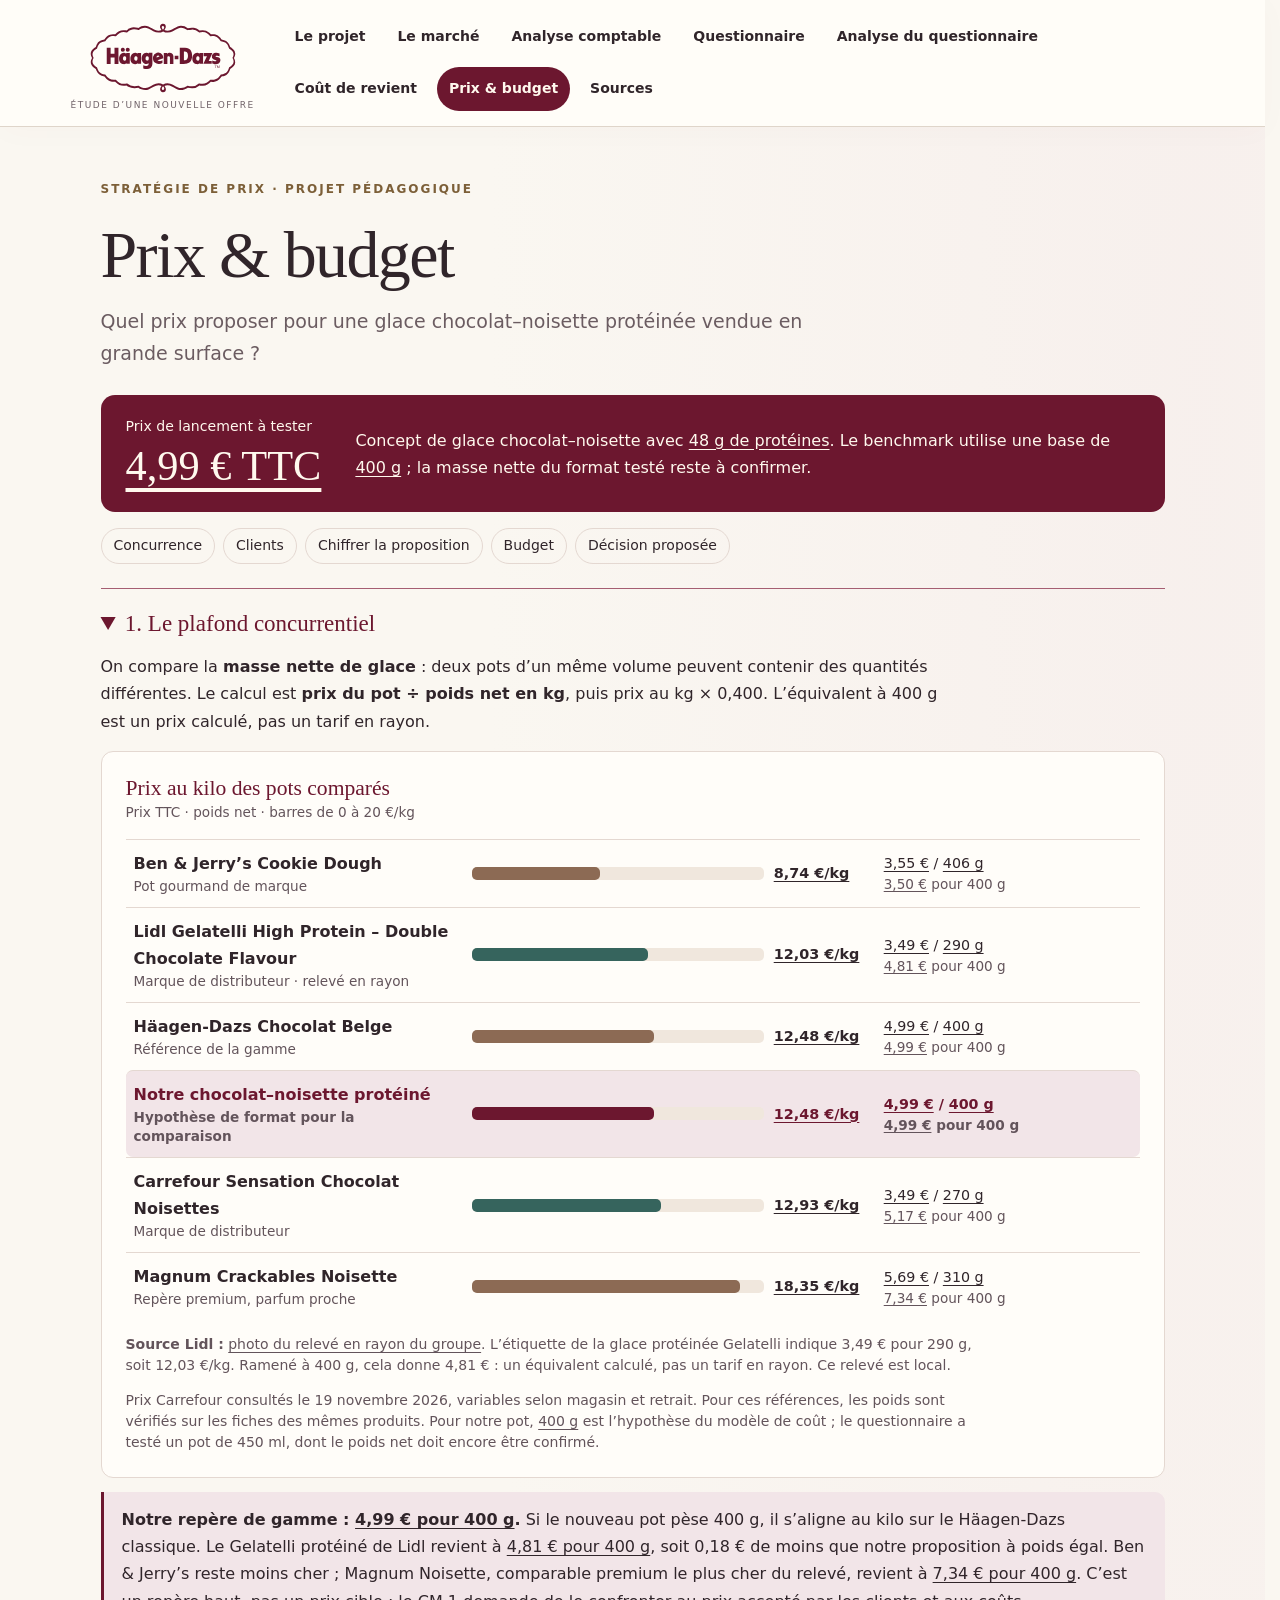
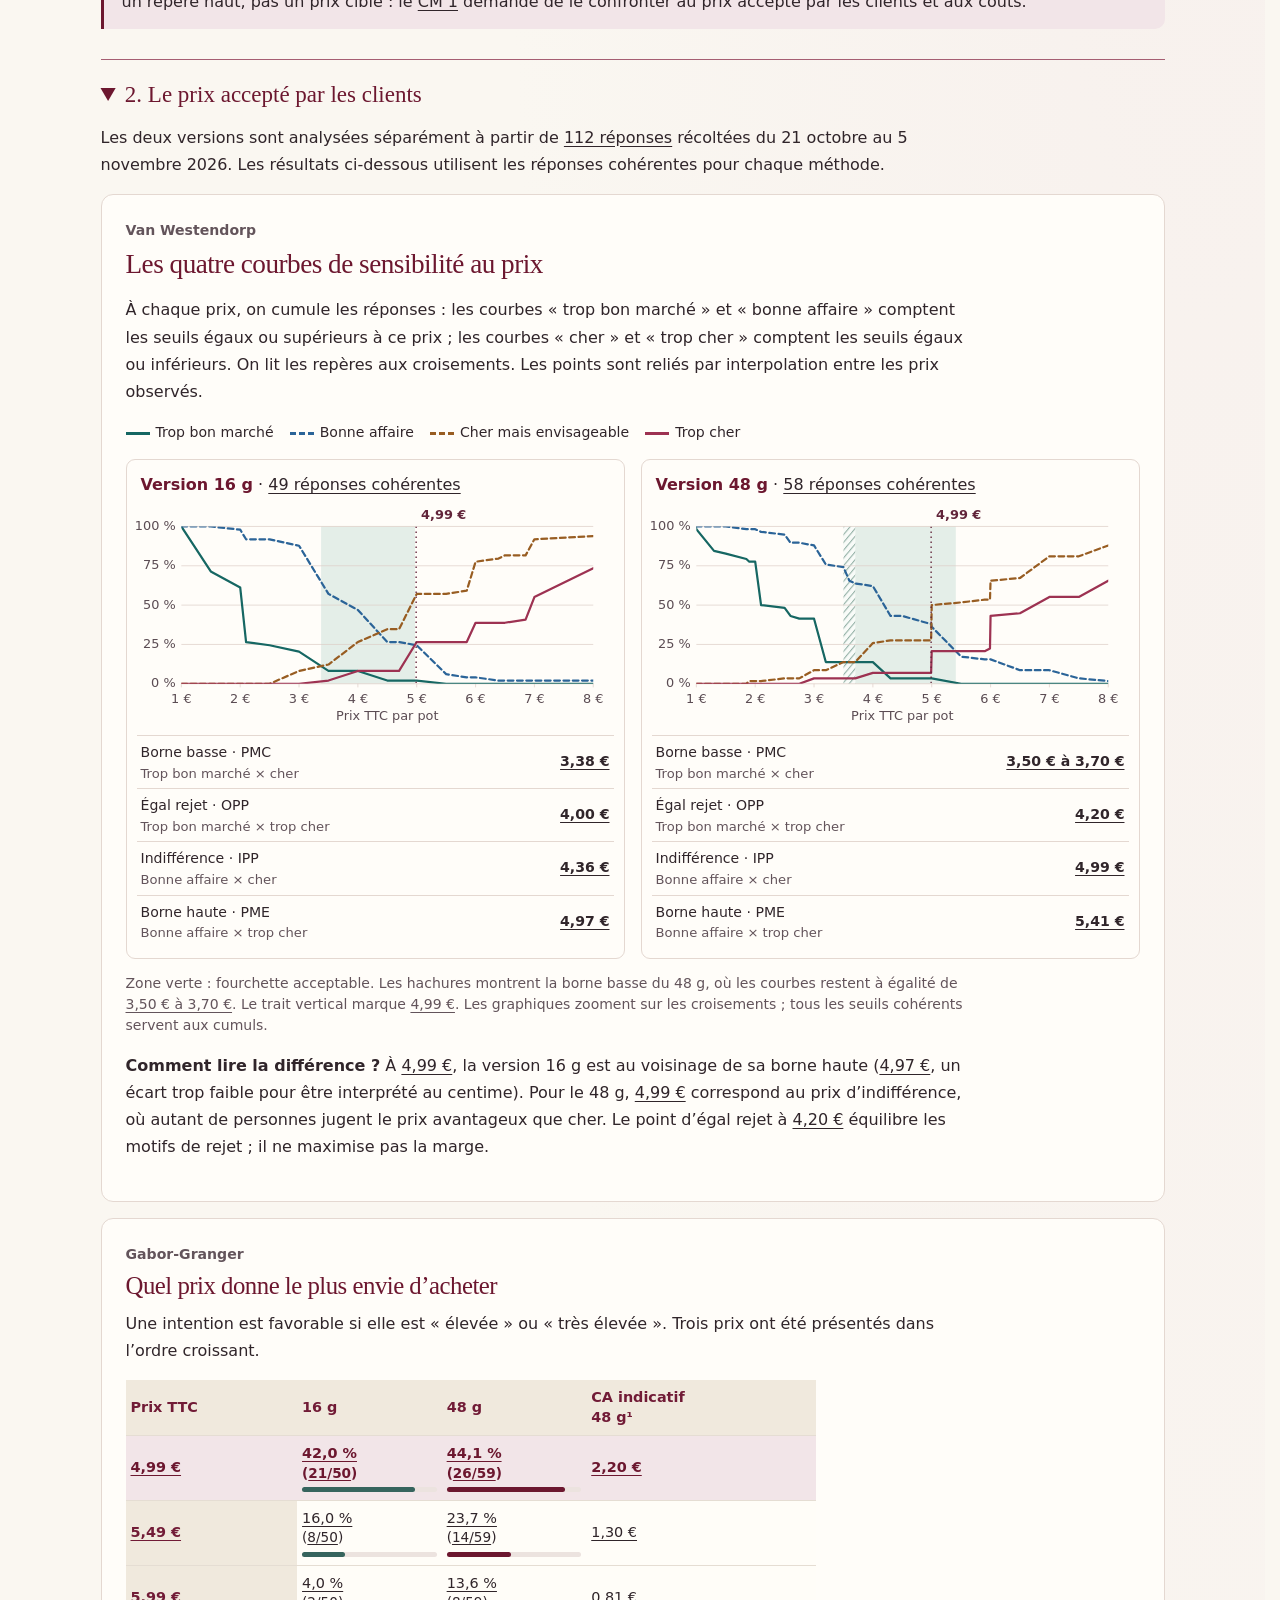
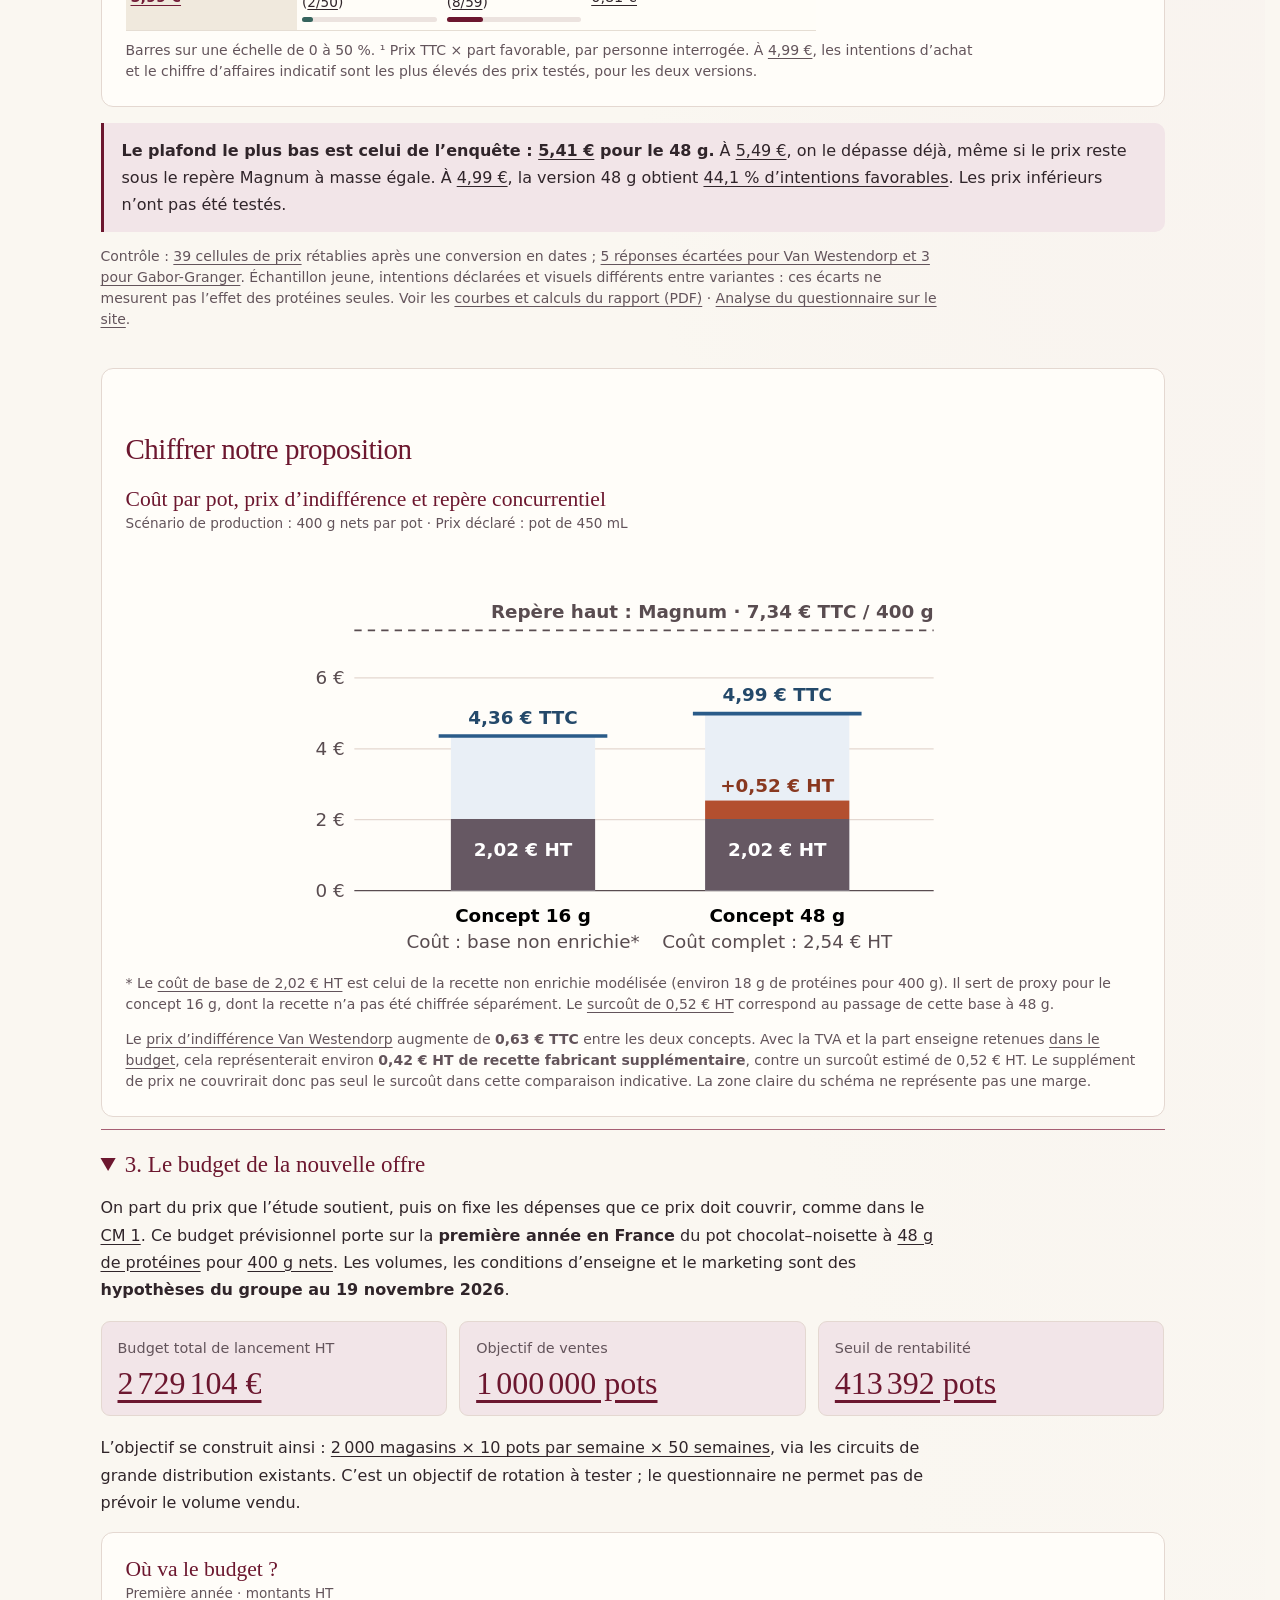
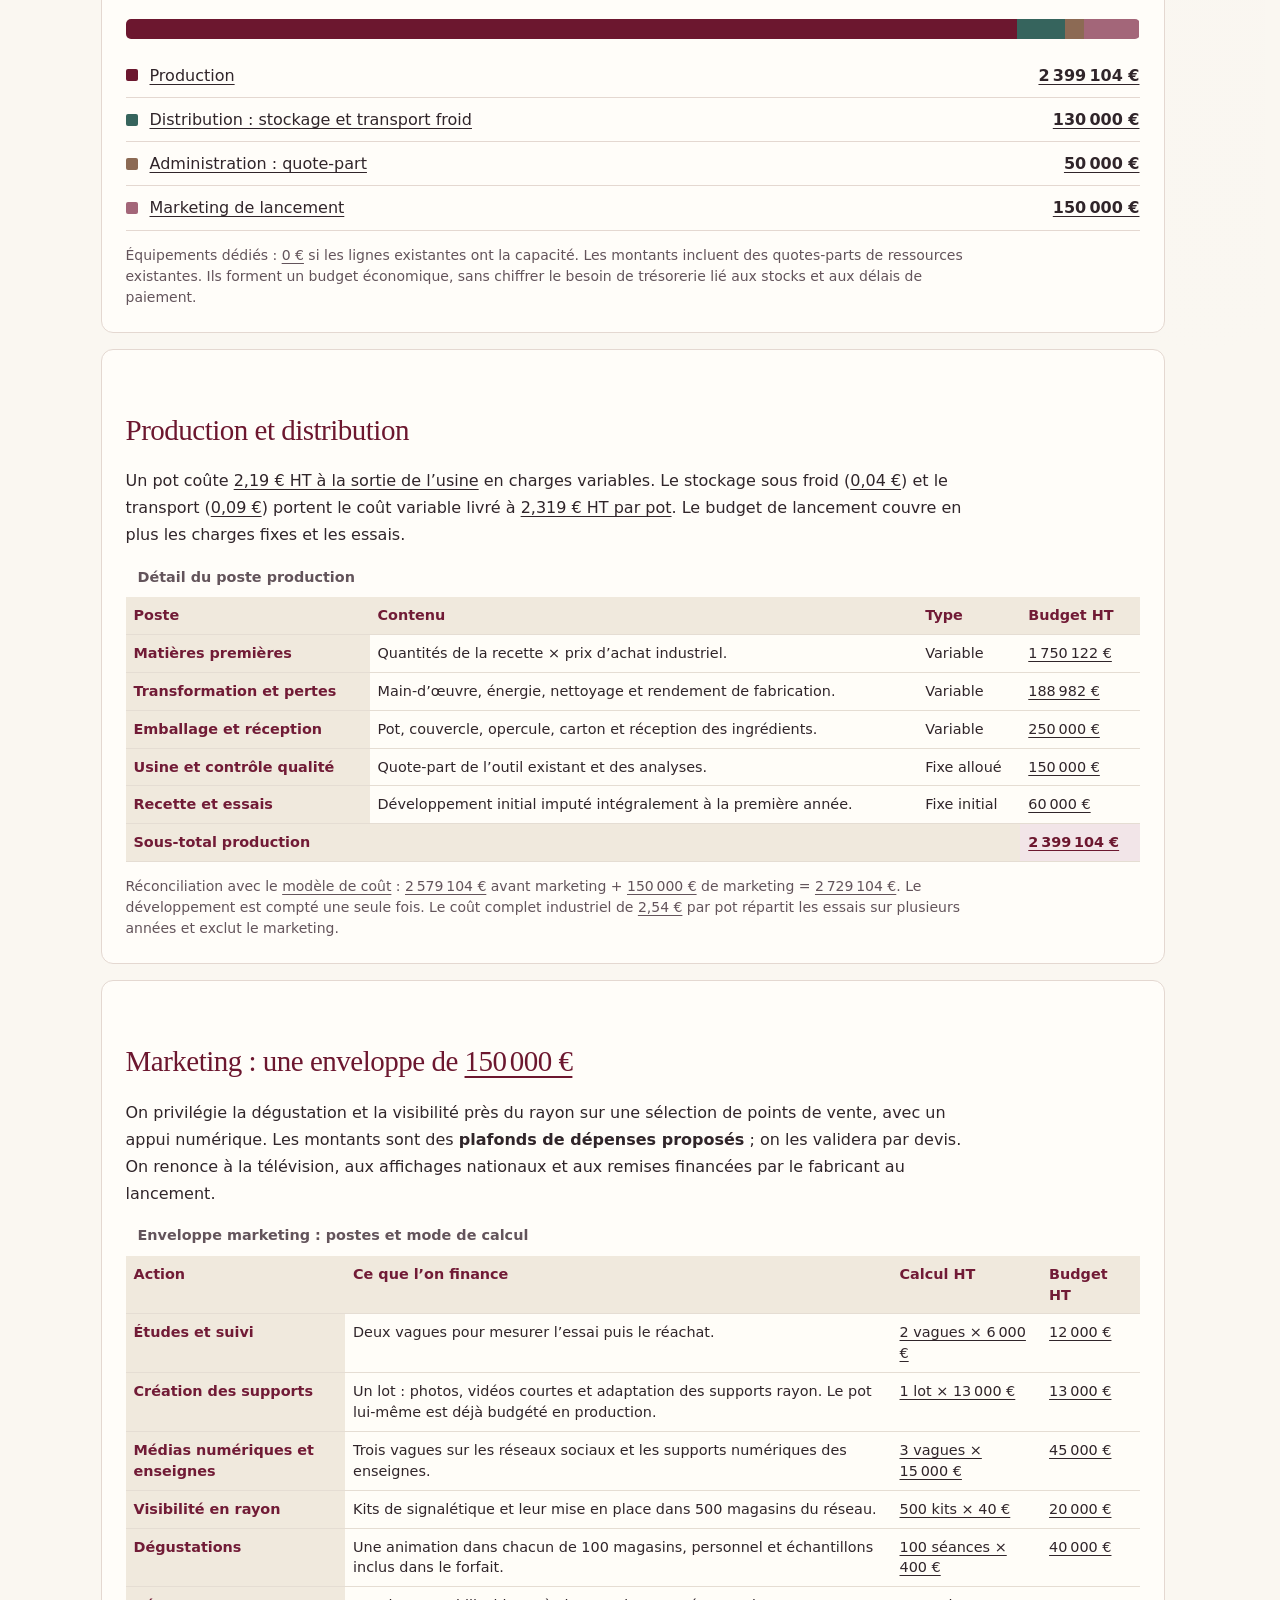
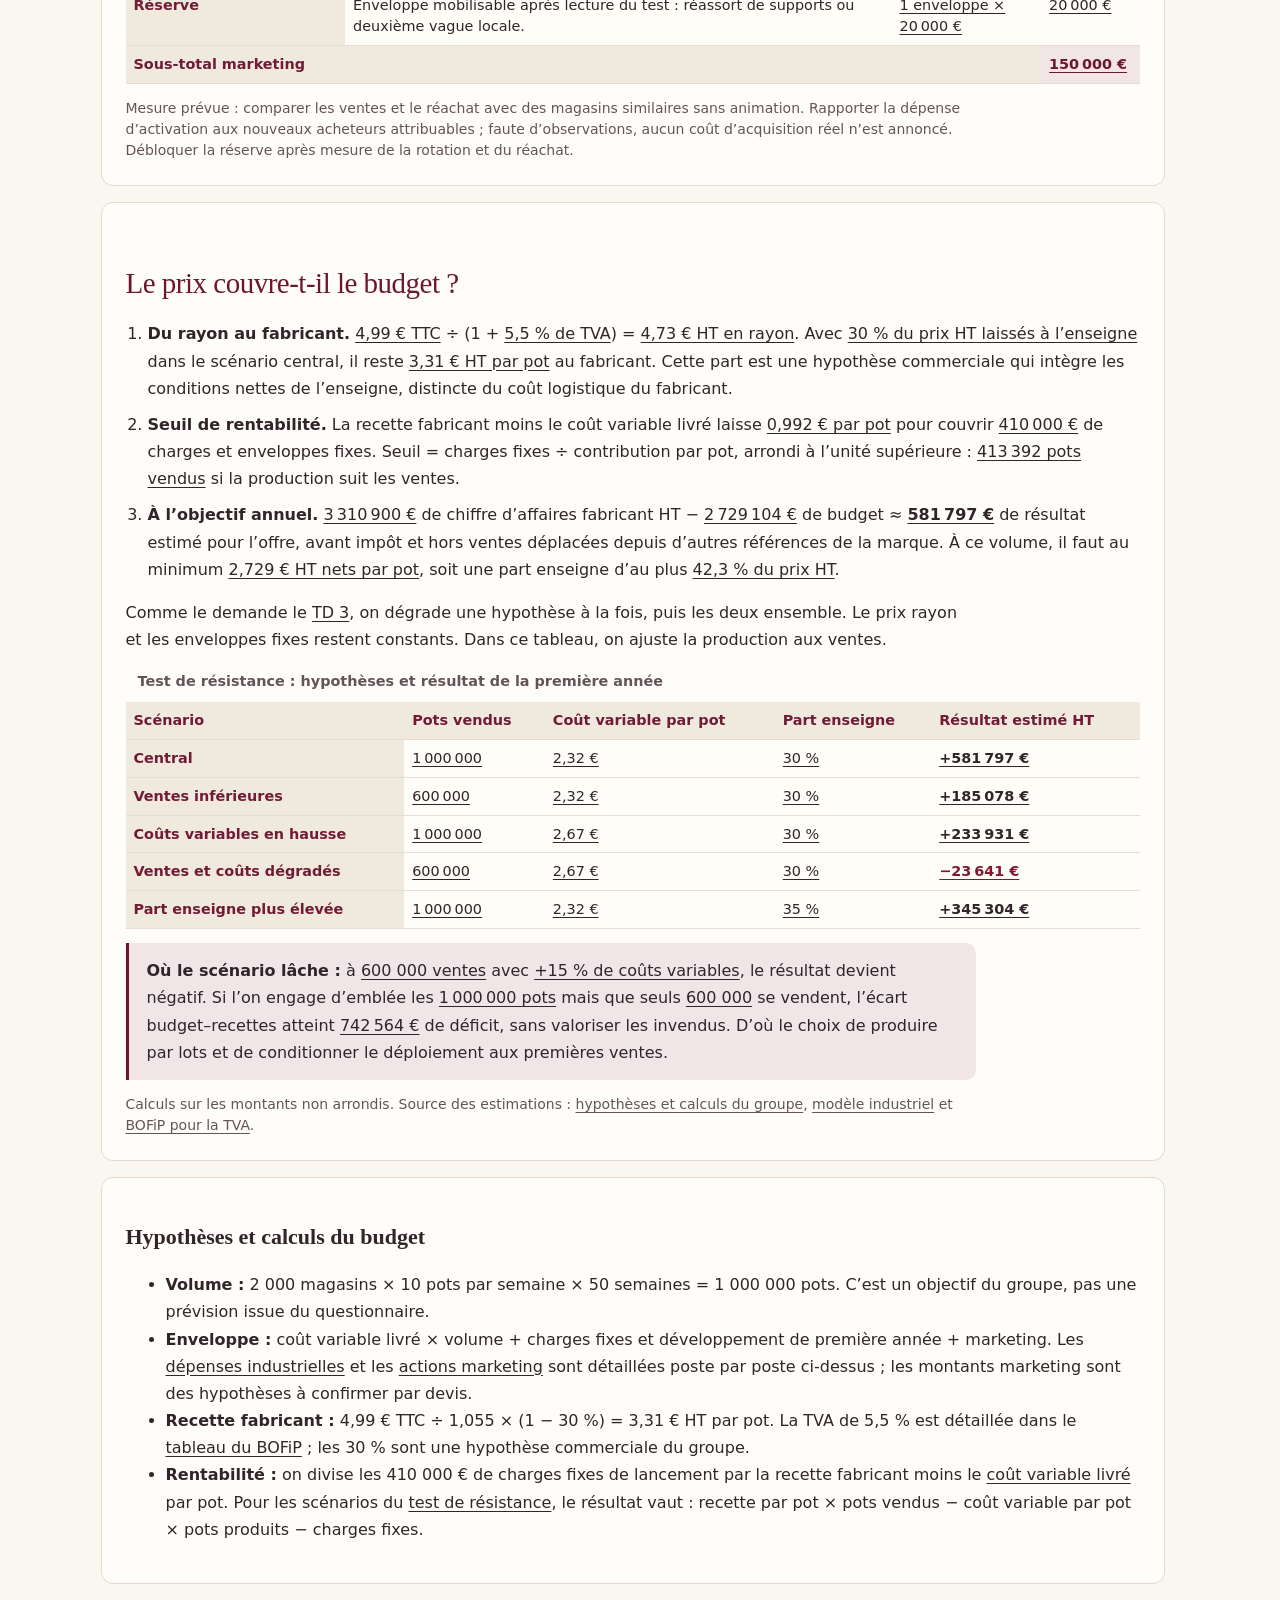
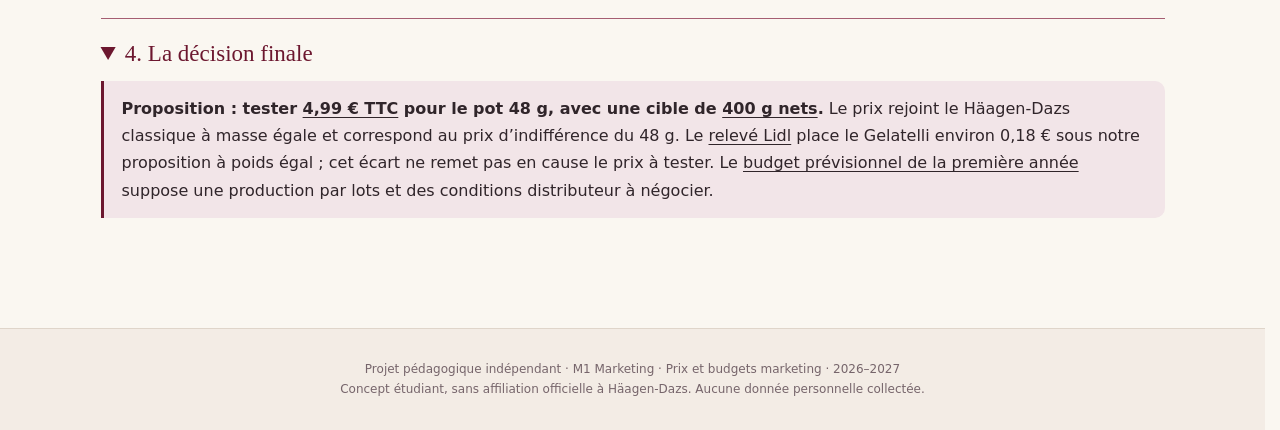
<file: prix.html>
<!doctype html><html lang="fr"><head><meta charset="utf-8"><meta name="viewport" content="width=device-width,initial-scale=1"><meta name="description" content="Étude de prix et budget : concurrence, Van Westendorp et Gabor-Granger pour le pot de glace protéinée Häagen-Dazs."><title>Prix &amp; budget · Häagen-Dazs — Projet protéiné</title><link rel="stylesheet" href="style.css?v=20261012-front"><link rel="stylesheet" href="prix.css?v=20261119-budget"></head><body><div class="reading-progress" aria-hidden="true"></div><a class="skip" href="#contenu">Aller au contenu</a><header><div><a class="brand" href="index.html"><img class="brand-logo" src="assets/haagen-dazs-logo.svg" width="206" height="108" alt="Häagen-Dazs"><small>ÉTUDE D’UNE NOUVELLE OFFRE</small></a><nav aria-label="Navigation principale"><a href="index.html">Le projet</a><a href="marche.html">Le marché</a><a href="comptes.html">Analyse comptable</a><a href="questionnaire.html">Questionnaire</a><a href="analyse-questionnaire.html">Analyse du questionnaire</a><a href="couts.html">Coût de revient</a><a href="prix.html" aria-current="page">Prix &amp; budget</a><a href="sources.html">Sources</a></nav></div></header>
<main id="contenu" class="pb-page">
  <div class="eyebrow">Stratégie de prix · Projet pédagogique</div>
  <h1>Prix &amp; budget</h1>
  <p class="lead">Quel prix proposer pour une glace chocolat–noisette protéinée vendue en grande surface ?</p>
  <div class="pb-verdict">
    <div><span>Prix de lancement à tester</span><strong><a href="docs/analyse-prix.pdf#page=1" target="_blank" rel="noopener noreferrer">4,99 € TTC</a></strong></div>
    <p>Concept de glace chocolat–noisette avec <a href="questionnaire-formulaire.html">48 g de protéines</a>. Le benchmark utilise une base de <a href="couts.html#simulateur">400 g</a> ; la masse nette du format testé reste à confirmer.</p>
  </div>
  <nav class="pb-jumps" aria-label="Sommaire de la page"><a href="#prix-concurrents">Concurrence</a><a href="#prix-clients">Clients</a><a href="#chiffrer-proposition">Chiffrer la proposition</a><a href="#prix-budget">Budget</a><a href="#prix-decision">Décision proposée</a></nav>
  <details open id="prix-concurrents" class="pb-section"><summary>1. Le plafond concurrentiel</summary>
 <p>On compare la <strong>masse nette de glace</strong> : deux pots d’un même volume peuvent contenir des quantités différentes. Le calcul est <strong>prix du pot ÷ poids net en kg</strong>, puis prix au kg × 0,400. L’équivalent à 400 g est un prix calculé, pas un tarif en rayon.</p>
 <figure class="pb-panel">
   <figcaption><strong>Prix au kilo des pots comparés</strong><span>Prix TTC · poids net · barres de 0 à 20 €/kg</span></figcaption>
   <ul class="pb-comparison" role="list"><li class="pb-comp-row pb-brand"><div class="pb-offer"><strong>Ben &amp; Jerry’s Cookie Dough</strong><small>Pot gourmand de marque</small></div><div class="pb-bar-value"><div class="pb-track" aria-hidden="true"><span style="--bar:43.719%"></span></div><strong><a href="https://www.carrefour.fr/p/glace-en-pot-vanille-cookie-dough-ben-jerry-s-8711327373105" target="_blank" rel="noopener noreferrer">8,74 €/kg</a></strong></div><div class="pb-product-price"><a href="https://www.carrefour.fr/p/glace-en-pot-vanille-cookie-dough-ben-jerry-s-8711327373105" target="_blank" rel="noopener noreferrer">3,55 €</a> / <a href="https://www.chronodrive.com/ben--jerrys--creme-glacee-a-la-vanille-et-cookie-dough-P205842" target="_blank" rel="noopener noreferrer">406 g</a><small><a href="https://www.carrefour.fr/p/glace-en-pot-vanille-cookie-dough-ben-jerry-s-8711327373105" target="_blank" rel="noopener noreferrer">3,50 €</a> pour 400 g</small></div></li><li class="pb-comp-row pb-mdd" id="prix-lidl"><div class="pb-offer"><strong>Lidl Gelatelli High Protein – Double Chocolate Flavour</strong><small>Marque de distributeur · relevé en rayon</small></div><div class="pb-bar-value"><div class="pb-track" aria-hidden="true"><span style="--bar:60.172%"></span></div><strong><a href="assets/lidl-gelatelli-double-chocolat-releve.jpg" target="_blank" rel="noopener noreferrer">12,03 €/kg</a></strong></div><div class="pb-product-price"><a href="assets/lidl-gelatelli-double-chocolat-releve.jpg" target="_blank" rel="noopener noreferrer">3,49 €</a> / <a href="assets/lidl-gelatelli-double-chocolat-releve.jpg" target="_blank" rel="noopener noreferrer">290 g</a><small><a href="assets/lidl-gelatelli-double-chocolat-releve.jpg" target="_blank" rel="noopener noreferrer">4,81 €</a> pour 400 g</small></div></li><li class="pb-comp-row pb-brand"><div class="pb-offer"><strong>Häagen-Dazs Chocolat Belge</strong><small>Référence de la gamme</small></div><div class="pb-bar-value"><div class="pb-track" aria-hidden="true"><span style="--bar:62.375%"></span></div><strong><a href="https://www.carrefour.fr/p/glace-en-pot-chocolat-belge-haagen-dazs-3415581113716" target="_blank" rel="noopener noreferrer">12,48 €/kg</a></strong></div><div class="pb-product-price"><a href="https://www.carrefour.fr/p/glace-en-pot-chocolat-belge-haagen-dazs-3415581113716" target="_blank" rel="noopener noreferrer">4,99 €</a> / <a href="https://www.supermarchesmatch.fr/fr/p/1803429/haagen-dazs-pot-chocolat-belge" target="_blank" rel="noopener noreferrer">400 g</a><small><a href="https://www.carrefour.fr/p/glace-en-pot-chocolat-belge-haagen-dazs-3415581113716" target="_blank" rel="noopener noreferrer">4,99 €</a> pour 400 g</small></div></li><li class="pb-comp-row pb-project"><div class="pb-offer"><strong>Notre chocolat–noisette protéiné</strong><small>Hypothèse de format pour la comparaison</small></div><div class="pb-bar-value"><div class="pb-track" aria-hidden="true"><span style="--bar:62.375%"></span></div><strong><a href="docs/analyse-prix.pdf#page=1" target="_blank" rel="noopener noreferrer">12,48 €/kg</a></strong></div><div class="pb-product-price"><a href="docs/analyse-prix.pdf#page=1" target="_blank" rel="noopener noreferrer">4,99 €</a> / <a href="couts.html#simulateur">400 g</a><small><a href="docs/analyse-prix.pdf#page=1" target="_blank" rel="noopener noreferrer">4,99 €</a> pour 400 g</small></div></li><li class="pb-comp-row pb-mdd"><div class="pb-offer"><strong>Carrefour Sensation Chocolat Noisettes</strong><small>Marque de distributeur</small></div><div class="pb-bar-value"><div class="pb-track" aria-hidden="true"><span style="--bar:64.630%"></span></div><strong><a href="https://www.carrefour.fr/p/glace-en-pot-chocolat-noisettes-carrefour-sensation-3560071586256" target="_blank" rel="noopener noreferrer">12,93 €/kg</a></strong></div><div class="pb-product-price"><a href="https://www.carrefour.fr/p/glace-en-pot-chocolat-noisettes-carrefour-sensation-3560071586256" target="_blank" rel="noopener noreferrer">3,49 €</a> / <a href="https://www.carrefour.fr/p/glace-en-pot-chocolat-noisettes-carrefour-sensation-3560071586256" target="_blank" rel="noopener noreferrer">270 g</a><small><a href="https://www.carrefour.fr/p/glace-en-pot-chocolat-noisettes-carrefour-sensation-3560071586256" target="_blank" rel="noopener noreferrer">5,17 €</a> pour 400 g</small></div></li><li class="pb-comp-row pb-brand"><div class="pb-offer"><strong>Magnum Crackables Noisette</strong><small>Repère premium, parfum proche</small></div><div class="pb-bar-value"><div class="pb-track" aria-hidden="true"><span style="--bar:91.774%"></span></div><strong><a href="https://www.carrefour.fr/p/glace-en-pot-crackables-hazelnut-magnum-8721274813722" target="_blank" rel="noopener noreferrer">18,35 €/kg</a></strong></div><div class="pb-product-price"><a href="https://www.carrefour.fr/p/glace-en-pot-crackables-hazelnut-magnum-8721274813722" target="_blank" rel="noopener noreferrer">5,69 €</a> / <a href="https://www.chronodrive.com/magnum--crackables---creme-glacee-au-chocolat-blanc-noisettes-amandes-pistaches-P611541" target="_blank" rel="noopener noreferrer">310 g</a><small><a href="https://www.carrefour.fr/p/glace-en-pot-crackables-hazelnut-magnum-8721274813722" target="_blank" rel="noopener noreferrer">7,34 €</a> pour 400 g</small></div></li></ul>
<p class="pb-foot" id="prix-lidl-note"><strong>Source Lidl :</strong> <a href="assets/lidl-gelatelli-double-chocolat-releve.jpg" target="_blank" rel="noopener noreferrer">photo du relevé en rayon du groupe</a>. L’étiquette de la glace protéinée Gelatelli indique 3,49 € pour 290 g, soit 12,03 €/kg. Ramené à 400 g, cela donne 4,81 € : un équivalent calculé, pas un tarif en rayon. Ce relevé est local.</p>
   <p class="pb-foot">Prix Carrefour consultés le 19 novembre 2026, variables selon magasin et retrait. Pour ces références, les poids sont vérifiés sur les fiches des mêmes produits. Pour notre pot, <a href="couts.html#simulateur">400 g</a> est l’hypothèse du modèle de coût ; le questionnaire a testé un pot de 450 ml, dont le poids net doit encore être confirmé.</p>
 </figure>

 <div class="pb-takeaway"><strong>Notre repère de gamme : <a href="https://www.carrefour.fr/p/glace-en-pot-chocolat-belge-haagen-dazs-3415581113716" target="_blank" rel="noopener noreferrer">4,99 € pour 400 g</a>.</strong> Si le nouveau pot pèse 400 g, il s’aligne au kilo sur le Häagen-Dazs classique. Le Gelatelli protéiné de Lidl revient à <a href="assets/lidl-gelatelli-double-chocolat-releve.jpg" target="_blank" rel="noopener noreferrer">4,81 € pour 400 g</a>, soit 0,18 € de moins que notre proposition à poids égal. Ben &amp; Jerry’s reste moins cher ; Magnum Noisette, comparable premium le plus cher du relevé, revient à <a href="https://www.carrefour.fr/p/glace-en-pot-crackables-hazelnut-magnum-8721274813722" target="_blank" rel="noopener noreferrer">7,34 € pour 400 g</a>. C’est un repère haut, pas un prix cible : le <a href="https://prix.iae-mod.fr/seances/seance-cm-1.html" target="_blank" rel="noopener noreferrer">CM 1</a> demande de le confronter au prix accepté par les clients et aux coûts.</div>
</details>
  <details open id="prix-clients" class="pb-section">
    <summary>2. Le prix accepté par les clients</summary>
    <p>Les deux versions sont analysées séparément à partir de <a href="docs/analyse-prix.pdf#page=1" target="_blank" rel="noopener noreferrer">112 réponses</a> récoltées du 21 octobre au 5 novembre 2026. Les résultats ci-dessous utilisent les réponses cohérentes pour chaque méthode.</p>
    <section class="pb-panel pb-vw-panel">
  <div class="pb-method-label">Van Westendorp</div>
  <h2>Les quatre courbes de sensibilité au prix</h2>
  <p>À chaque prix, on cumule les réponses : les courbes « trop bon marché » et « bonne affaire » comptent les seuils égaux ou supérieurs à ce prix ; les courbes « cher » et « trop cher » comptent les seuils égaux ou inférieurs. On lit les repères aux croisements. Les points sont reliés par interpolation entre les prix observés.</p>
  <ul class="pb-vw-legend" role="list"><li><i class="vw-key vw-too-cheap" aria-hidden="true"></i>Trop bon marché</li><li><i class="vw-key vw-bargain" aria-hidden="true"></i>Bonne affaire</li><li><i class="vw-key vw-expensive" aria-hidden="true"></i>Cher mais envisageable</li><li><i class="vw-key vw-too-expensive" aria-hidden="true"></i>Trop cher</li></ul>
  <div class="pb-vw-charts"><figure class="pb-vw-chart"><figcaption><strong>Version 16 g</strong> · <a href="docs/analyse-prix.pdf#page=2" target="_blank" rel="noopener noreferrer">49 réponses cohérentes</a></figcaption><svg class="pb-vw-svg" viewbox="0 0 667 304" role="img" aria-labelledby="vw-title-16 vw-desc-16" xmlns="http://www.w3.org/2000/svg"><title id="vw-title-16">Courbes de Van Westendorp, 16 g, 49 réponses</title><desc id="vw-desc-16">Courbes cumulées des quatre seuils de prix pour la version 16 g. La zone acceptable apparaît en vert et le trait vertical situe le prix proposé.</desc><defs><clippath id="vw-clip-16"><rect x="62" y="30" width="576" height="220"></rect></clippath><pattern id="vw-hatch-16" width="7" height="7" patterntransform="rotate(40)" patternunits="userSpaceOnUse"><rect width="7" height="7" fill="#f6faf8"></rect><path d="M 0 0 V 7" stroke="#799e91" stroke-width="3"></path></pattern></defs><rect x="257.43" y="30" width="131.25" height="220" class="vw-area"></rect><line x1="62" x2="638" y1="250.0" y2="250.0" class="vw-grid"></line><text x="54" y="255.0" text-anchor="end">0 %</text><line x1="62" x2="638" y1="195.0" y2="195.0" class="vw-grid"></line><text x="54" y="200.0" text-anchor="end">25 %</text><line x1="62" x2="638" y1="140.0" y2="140.0" class="vw-grid"></line><text x="54" y="145.0" text-anchor="end">50 %</text><line x1="62" x2="638" y1="85.0" y2="85.0" class="vw-grid"></line><text x="54" y="90.0" text-anchor="end">75 %</text><line x1="62" x2="638" y1="30.0" y2="30.0" class="vw-grid"></line><text x="54" y="35.0" text-anchor="end">100 %</text><line x1="62.0" x2="62.0" y1="250" y2="255" class="vw-grid"></line><text x="62.0" y="277" text-anchor="middle">1 €</text><line x1="144.28571428571428" x2="144.28571428571428" y1="250" y2="255" class="vw-grid"></line><text x="144.28571428571428" y="277" text-anchor="middle">2 €</text><line x1="226.57142857142858" x2="226.57142857142858" y1="250" y2="255" class="vw-grid"></line><text x="226.57142857142858" y="277" text-anchor="middle">3 €</text><line x1="308.8571428571429" x2="308.8571428571429" y1="250" y2="255" class="vw-grid"></line><text x="308.8571428571429" y="277" text-anchor="middle">4 €</text><line x1="391.14285714285717" x2="391.14285714285717" y1="250" y2="255" class="vw-grid"></line><text x="391.14285714285717" y="277" text-anchor="middle">5 €</text><line x1="473.42857142857144" x2="473.42857142857144" y1="250" y2="255" class="vw-grid"></line><text x="473.42857142857144" y="277" text-anchor="middle">6 €</text><line x1="555.7142857142858" x2="555.7142857142858" y1="250" y2="255" class="vw-grid"></line><text x="555.7142857142858" y="277" text-anchor="middle">7 €</text><line x1="638.0" x2="638.0" y1="250" y2="255" class="vw-grid"></line><text x="638.0" y="277" text-anchor="middle">8 €</text><text x="350" y="300" text-anchor="middle">Prix TTC par pot</text><g clip-path="url(#vw-clip-16)"><polyline class="vw-curve vw-too-cheap" points="62.00,30.00 103.14,92.86 144.29,115.31 152.51,191.63 185.43,196.12 226.57,205.10 267.71,232.04 308.86,232.04 350.00,245.51 366.46,245.51 391.14,245.51 432.29,250.00 461.09,250.00 473.43,250.00 505.52,250.00 514.57,250.00 543.37,250.00 555.71,250.00 638.00,250.00 719.46,250.00 720.29,250.00 802.57,250.00 967.14,250.00 1214.00,250.00 1296.29,250.00 1625.43,250.00"></polyline><polyline class="vw-curve vw-bargain" points="62.00,30.00 103.14,30.00 144.29,34.49 152.51,47.96 185.43,47.96 226.57,56.94 267.71,124.29 308.86,146.73 350.00,191.63 366.46,191.63 391.14,196.12 432.29,236.53 461.09,241.02 473.43,241.02 505.52,245.51 514.57,245.51 543.37,245.51 555.71,245.51 638.00,245.51 719.46,245.51 720.29,245.51 802.57,245.51 967.14,245.51 1214.00,250.00 1296.29,250.00 1625.43,250.00"></polyline><polyline class="vw-curve vw-expensive" points="62.00,250.00 103.14,250.00 144.29,250.00 152.51,250.00 185.43,250.00 226.57,232.04 267.71,223.06 308.86,191.63 350.00,173.67 366.46,173.67 391.14,124.29 432.29,124.29 461.09,119.80 473.43,79.39 505.52,74.90 514.57,70.41 543.37,70.41 555.71,47.96 638.00,43.47 719.46,43.47 720.29,38.98 802.57,34.49 967.14,34.49 1214.00,34.49 1296.29,30.00 1625.43,30.00"></polyline><polyline class="vw-curve vw-too-expensive" points="62.00,250.00 103.14,250.00 144.29,250.00 152.51,250.00 185.43,250.00 226.57,250.00 267.71,245.51 308.86,232.04 350.00,232.04 366.46,232.04 391.14,191.63 432.29,191.63 461.09,191.63 473.43,164.69 505.52,164.69 514.57,164.69 543.37,160.20 555.71,128.78 638.00,88.37 719.46,83.88 720.29,70.41 802.57,52.45 967.14,38.98 1214.00,34.49 1296.29,34.49 1625.43,30.00"></polyline><line x1="390.32000000000005" x2="390.32000000000005" y1="30" y2="250" class="vw-price"></line></g><text x="397.32000000000005" y="20" class="vw-price-label">4,99 €</text></svg><ul class="pb-intersections" role="list"><li><span>Borne basse · PMC <small>Trop bon marché × cher</small></span><strong><a href="docs/analyse-prix.pdf#page=2" target="_blank" rel="noopener noreferrer">3,38 €</a></strong></li><li><span>Égal rejet · OPP <small>Trop bon marché × trop cher</small></span><strong><a href="docs/analyse-prix.pdf#page=2" target="_blank" rel="noopener noreferrer">4,00 €</a></strong></li><li><span>Indifférence · IPP <small>Bonne affaire × cher</small></span><strong><a href="docs/analyse-prix.pdf#page=2" target="_blank" rel="noopener noreferrer">4,36 €</a></strong></li><li><span>Borne haute · PME <small>Bonne affaire × trop cher</small></span><strong><a href="docs/analyse-prix.pdf#page=2" target="_blank" rel="noopener noreferrer">4,97 €</a></strong></li></ul></figure><figure class="pb-vw-chart"><figcaption><strong>Version 48 g</strong> · <a href="docs/analyse-prix.pdf#page=2" target="_blank" rel="noopener noreferrer">58 réponses cohérentes</a></figcaption><svg class="pb-vw-svg" viewbox="0 0 667 304" role="img" aria-labelledby="vw-title-48 vw-desc-48" xmlns="http://www.w3.org/2000/svg"><title id="vw-title-48">Courbes de Van Westendorp, 48 g, 58 réponses</title><desc id="vw-desc-48">Courbes cumulées des quatre seuils de prix pour la version 48 g. La zone acceptable apparaît en vert et le trait vertical situe le prix proposé.</desc><defs><clippath id="vw-clip-48"><rect x="62" y="30" width="576" height="220"></rect></clippath><pattern id="vw-hatch-48" width="7" height="7" patterntransform="rotate(40)" patternunits="userSpaceOnUse"><rect width="7" height="7" fill="#f6faf8"></rect><path d="M 0 0 V 7" stroke="#799e91" stroke-width="3"></path></pattern></defs><rect x="284.17" y="30" width="140.63" height="220" class="vw-area"></rect><rect x="267.71" y="30" width="16.46" height="220" fill="url(#vw-hatch-48)" opacity=".8"></rect><line x1="62" x2="638" y1="250.0" y2="250.0" class="vw-grid"></line><text x="54" y="255.0" text-anchor="end">0 %</text><line x1="62" x2="638" y1="195.0" y2="195.0" class="vw-grid"></line><text x="54" y="200.0" text-anchor="end">25 %</text><line x1="62" x2="638" y1="140.0" y2="140.0" class="vw-grid"></line><text x="54" y="145.0" text-anchor="end">50 %</text><line x1="62" x2="638" y1="85.0" y2="85.0" class="vw-grid"></line><text x="54" y="90.0" text-anchor="end">75 %</text><line x1="62" x2="638" y1="30.0" y2="30.0" class="vw-grid"></line><text x="54" y="35.0" text-anchor="end">100 %</text><line x1="62.0" x2="62.0" y1="250" y2="255" class="vw-grid"></line><text x="62.0" y="277" text-anchor="middle">1 €</text><line x1="144.28571428571428" x2="144.28571428571428" y1="250" y2="255" class="vw-grid"></line><text x="144.28571428571428" y="277" text-anchor="middle">2 €</text><line x1="226.57142857142858" x2="226.57142857142858" y1="250" y2="255" class="vw-grid"></line><text x="226.57142857142858" y="277" text-anchor="middle">3 €</text><line x1="308.8571428571429" x2="308.8571428571429" y1="250" y2="255" class="vw-grid"></line><text x="308.8571428571429" y="277" text-anchor="middle">4 €</text><line x1="391.14285714285717" x2="391.14285714285717" y1="250" y2="255" class="vw-grid"></line><text x="391.14285714285717" y="277" text-anchor="middle">5 €</text><line x1="473.42857142857144" x2="473.42857142857144" y1="250" y2="255" class="vw-grid"></line><text x="473.42857142857144" y="277" text-anchor="middle">6 €</text><line x1="555.7142857142858" x2="555.7142857142858" y1="250" y2="255" class="vw-grid"></line><text x="555.7142857142858" y="277" text-anchor="middle">7 €</text><line x1="638.0" x2="638.0" y1="250" y2="255" class="vw-grid"></line><text x="638.0" y="277" text-anchor="middle">8 €</text><text x="350" y="300" text-anchor="middle">Prix TTC par pot</text><g clip-path="url(#vw-clip-48)"><polyline class="vw-curve vw-too-cheap" points="61.18,30.00 62.00,33.79 86.69,64.14 103.14,67.93 131.94,75.52 136.06,79.31 144.29,79.31 152.51,140.00 185.43,143.79 193.66,155.17 206.00,158.97 226.57,158.97 243.03,219.66 267.71,219.66 275.94,219.66 284.17,219.66 308.86,219.66 333.54,242.41 350.00,242.41 390.32,242.41 391.14,242.41 432.29,250.00 465.20,250.00 472.61,250.00 473.43,250.00 514.57,250.00 555.71,250.00 596.86,250.00 638.00,250.00 720.29,250.00 802.57,250.00 884.86,250.00 967.14,250.00 1214.00,250.00 1460.86,250.00 2036.86,250.00"></polyline><polyline class="vw-curve vw-bargain" points="61.18,30.00 62.00,30.00 86.69,30.00 103.14,30.00 131.94,33.79 136.06,33.79 144.29,33.79 152.51,37.59 185.43,41.38 193.66,52.76 206.00,52.76 226.57,56.55 243.03,83.10 267.71,86.90 275.94,105.86 284.17,109.66 308.86,113.45 333.54,155.17 350.00,155.17 390.32,166.55 391.14,170.34 432.29,212.07 465.20,215.86 472.61,215.86 473.43,215.86 514.57,231.03 555.71,231.03 596.86,242.41 638.00,246.21 720.29,246.21 802.57,250.00 884.86,250.00 967.14,250.00 1214.00,250.00 1460.86,250.00 2036.86,250.00"></polyline><polyline class="vw-curve vw-expensive" points="61.18,250.00 62.00,250.00 86.69,250.00 103.14,250.00 131.94,250.00 136.06,246.21 144.29,246.21 152.51,246.21 185.43,242.41 193.66,242.41 206.00,242.41 226.57,231.03 243.03,231.03 267.71,219.66 275.94,219.66 284.17,219.66 308.86,193.10 333.54,189.31 350.00,189.31 390.32,189.31 391.14,140.00 432.29,136.21 465.20,132.41 472.61,132.41 473.43,105.86 514.57,102.07 555.71,71.72 596.86,71.72 638.00,56.55 720.29,56.55 802.57,37.59 884.86,37.59 967.14,30.00 1214.00,30.00 1460.86,30.00 2036.86,30.00"></polyline><polyline class="vw-curve vw-too-expensive" points="61.18,250.00 62.00,250.00 86.69,250.00 103.14,250.00 131.94,250.00 136.06,250.00 144.29,250.00 152.51,250.00 185.43,250.00 193.66,250.00 206.00,250.00 226.57,242.41 243.03,242.41 267.71,242.41 275.94,242.41 284.17,242.41 308.86,234.83 333.54,234.83 350.00,234.83 390.32,234.83 391.14,204.48 432.29,204.48 465.20,204.48 472.61,200.69 473.43,155.17 514.57,151.38 555.71,128.62 596.86,128.62 638.00,105.86 720.29,98.28 802.57,64.14 884.86,60.34 967.14,56.55 1214.00,37.59 1460.86,33.79 2036.86,30.00"></polyline><line x1="390.32000000000005" x2="390.32000000000005" y1="30" y2="250" class="vw-price"></line></g><text x="397.32000000000005" y="20" class="vw-price-label">4,99 €</text></svg><ul class="pb-intersections" role="list"><li><span>Borne basse · PMC <small>Trop bon marché × cher</small></span><strong><a href="docs/analyse-prix.pdf#page=2" target="_blank" rel="noopener noreferrer">3,50 € à 3,70 €</a></strong></li><li><span>Égal rejet · OPP <small>Trop bon marché × trop cher</small></span><strong><a href="docs/analyse-prix.pdf#page=2" target="_blank" rel="noopener noreferrer">4,20 €</a></strong></li><li><span>Indifférence · IPP <small>Bonne affaire × cher</small></span><strong><a href="docs/analyse-prix.pdf#page=2" target="_blank" rel="noopener noreferrer">4,99 €</a></strong></li><li><span>Borne haute · PME <small>Bonne affaire × trop cher</small></span><strong><a href="docs/analyse-prix.pdf#page=2" target="_blank" rel="noopener noreferrer">5,41 €</a></strong></li></ul></figure></div>
  <p class="pb-foot">Zone verte : fourchette acceptable. Les hachures montrent la borne basse du 48 g, où les courbes restent à égalité de <a href="docs/analyse-prix.pdf#page=2" target="_blank" rel="noopener noreferrer">3,50 € à 3,70 €</a>. Le trait vertical marque <a href="docs/analyse-prix.pdf#page=2" target="_blank" rel="noopener noreferrer">4,99 €</a>. Les graphiques zooment sur les croisements ; tous les seuils cohérents servent aux cumuls.</p>
  <p><strong>Comment lire la différence ?</strong> À <a href="docs/analyse-prix.pdf#page=2" target="_blank" rel="noopener noreferrer">4,99 €</a>, la version 16 g est au voisinage de sa borne haute (<a href="docs/analyse-prix.pdf#page=2" target="_blank" rel="noopener noreferrer">4,97 €</a>, un écart trop faible pour être interprété au centime). Pour le 48 g, <a href="docs/analyse-prix.pdf#page=2" target="_blank" rel="noopener noreferrer">4,99 €</a> correspond au prix d’indifférence, où autant de personnes jugent le prix avantageux que cher. Le point d’égal rejet à <a href="docs/analyse-prix.pdf#page=2" target="_blank" rel="noopener noreferrer">4,20 €</a> équilibre les motifs de rejet ; il ne maximise pas la marge.</p>
 </section>
<section class="pb-panel pb-method pb-gg-panel">
        <div class="pb-method-label">Gabor-Granger</div>
        <h2>Quel prix donne le plus envie d’acheter</h2>
        <p>Une intention est favorable si elle est « élevée » ou « très élevée ». Trois prix ont été présentés dans l’ordre croissant.</p>
        <div class="pb-gg-table">
          <table aria-label="Intentions d’achat favorables et recettes indicatives selon le prix">
            <thead><tr><th scope="col">Prix TTC</th><th scope="col">16 g</th><th scope="col">48 g</th><th scope="col">CA indicatif<br>48 g¹</th></tr></thead>
            <tbody><tr class="pb-best"><th scope="row"><a href="docs/analyse-prix.pdf#page=3" target="_blank" rel="noopener noreferrer">4,99 €</a></th><td><a href="docs/analyse-prix.pdf#page=3" target="_blank" rel="noopener noreferrer">42,0 %</a> <small>(<a href="docs/analyse-prix.pdf#page=3" target="_blank" rel="noopener noreferrer">21/50</a>)</small><span aria-hidden="true" class="pb-gg-bar"><i style="--bar:84.00%"></i></span></td><td><a href="docs/analyse-prix.pdf#page=3" target="_blank" rel="noopener noreferrer">44,1 %</a> <small>(<a href="docs/analyse-prix.pdf#page=3" target="_blank" rel="noopener noreferrer">26/59</a>)</small><span aria-hidden="true" class="pb-gg-bar"><i style="--bar:88.14%"></i></span></td><td><a href="docs/analyse-prix.pdf#page=3" target="_blank" rel="noopener noreferrer">2,20 €</a></td></tr><tr><th scope="row"><a href="docs/analyse-prix.pdf#page=3" target="_blank" rel="noopener noreferrer">5,49 €</a></th><td><a href="docs/analyse-prix.pdf#page=3" target="_blank" rel="noopener noreferrer">16,0 %</a> <small>(<a href="docs/analyse-prix.pdf#page=3" target="_blank" rel="noopener noreferrer">8/50</a>)</small><span aria-hidden="true" class="pb-gg-bar"><i style="--bar:32.00%"></i></span></td><td><a href="docs/analyse-prix.pdf#page=3" target="_blank" rel="noopener noreferrer">23,7 %</a> <small>(<a href="docs/analyse-prix.pdf#page=3" target="_blank" rel="noopener noreferrer">14/59</a>)</small><span aria-hidden="true" class="pb-gg-bar"><i style="--bar:47.46%"></i></span></td><td><a href="docs/analyse-prix.pdf#page=3" target="_blank" rel="noopener noreferrer">1,30 €</a></td></tr><tr><th scope="row"><a href="docs/analyse-prix.pdf#page=3" target="_blank" rel="noopener noreferrer">5,99 €</a></th><td><a href="docs/analyse-prix.pdf#page=3" target="_blank" rel="noopener noreferrer">4,0 %</a> <small>(<a href="docs/analyse-prix.pdf#page=3" target="_blank" rel="noopener noreferrer">2/50</a>)</small><span aria-hidden="true" class="pb-gg-bar"><i style="--bar:8.00%"></i></span></td><td><a href="docs/analyse-prix.pdf#page=3" target="_blank" rel="noopener noreferrer">13,6 %</a> <small>(<a href="docs/analyse-prix.pdf#page=3" target="_blank" rel="noopener noreferrer">8/59</a>)</small><span aria-hidden="true" class="pb-gg-bar"><i style="--bar:27.12%"></i></span></td><td><a href="docs/analyse-prix.pdf#page=3" target="_blank" rel="noopener noreferrer">0,81 €</a></td></tr></tbody>
          </table>
        </div>
        <p class="pb-foot">Barres sur une échelle de 0 à 50 %. ¹ Prix TTC × part favorable, par personne interrogée. À <a href="docs/analyse-prix.pdf#page=3" target="_blank" rel="noopener noreferrer">4,99 €</a>, les intentions d’achat et le chiffre d’affaires indicatif sont les plus élevés des prix testés, pour les deux versions.</p>
      </section>
    <div class="pb-takeaway"><strong>Le plafond le plus bas est celui de l’enquête : <a href="docs/analyse-prix.pdf#page=1" target="_blank" rel="noopener noreferrer">5,41 €</a> pour le 48 g.</strong> À <a href="docs/analyse-prix.pdf#page=1" target="_blank" rel="noopener noreferrer">5,49 €</a>, on le dépasse déjà, même si le prix reste sous le repère Magnum à masse égale. À <a href="docs/analyse-prix.pdf#page=1" target="_blank" rel="noopener noreferrer">4,99 €</a>, la version 48 g obtient <a href="docs/analyse-prix.pdf#page=1" target="_blank" rel="noopener noreferrer">44,1 % d’intentions favorables</a>. Les prix inférieurs n’ont pas été testés.</div>
    <p class="pb-foot">Contrôle : <a href="docs/analyse-prix.pdf#page=1" target="_blank" rel="noopener noreferrer">39 cellules de prix</a> rétablies après une conversion en dates ; <a href="docs/analyse-prix.pdf#page=1" target="_blank" rel="noopener noreferrer">5 réponses écartées pour Van Westendorp et 3 pour Gabor-Granger</a>. Échantillon jeune, intentions déclarées et visuels différents entre variantes : ces écarts ne mesurent pas l’effet des protéines seules. Voir les <a href="docs/analyse-prix.pdf#page=1" target="_blank" rel="noopener noreferrer">courbes et calculs du rapport (PDF)</a> · <a href="analyse-questionnaire.html#analyse-prix">Analyse du questionnaire sur le site</a>.</p>
  </details>
<section id="chiffrer-proposition" class="pb-panel" aria-labelledby="titre-chiffrer-proposition">
 <h2 id="titre-chiffrer-proposition">Chiffrer notre proposition</h2>
 <figure style="margin:8px 0">
  <figcaption><strong>Coût par pot, prix d’indifférence et repère concurrentiel</strong><span>Scénario de production : 400 g nets par pot · Prix déclaré : pot de 450 mL</span></figcaption>
  <svg viewBox="0 0 540 342" style="display:block;width:100%;max-width:660px;height:auto;margin:8px auto" font-family="system-ui,sans-serif" font-size="15" aria-label="La base coûte 2,02 euros HT. Avec l’enrichissement, le coût atteint 2,54 euros HT. Les prix d’indifférence sont de 4,36 euros TTC pour le concept 16 g et de 4,99 euros TTC pour le 48 g. Le repère haut du comparatif est de 7,34 euros TTC.">
   <path d="M42 286.00H516" stroke="#594c50"/><text x="34" y="291" text-anchor="end" fill="#594c50">0 €</text><path d="M42 228.00H516" stroke="#e4d8d1"/><text x="34" y="233" text-anchor="end" fill="#594c50">2 €</text><path d="M42 170.00H516" stroke="#e4d8d1"/><text x="34" y="175" text-anchor="end" fill="#594c50">4 €</text><path d="M42 112.00H516" stroke="#e4d8d1"/><text x="34" y="117" text-anchor="end" fill="#594c50">6 €</text>
   <a href="#prix-concurrents"><path d="M42 73.14H516" stroke="#594c50" stroke-width="1.6" stroke-dasharray="6 5"/><text x="516" y="63.14" text-anchor="end" font-weight="bold" fill="#594c50">Repère haut : Magnum · 7,34 € TTC / 400 g</text></a>
   <rect x="121" y="159.56" width="118" height="126.44" fill="#e9eff6"/><rect x="329" y="141.29" width="118" height="144.71" fill="#e9eff6"/>
   <a href="couts.html#calcul-cout"><rect x="121" y="227.45" width="118" height="58.55" fill="#665863"/><rect x="329" y="227.45" width="118" height="58.55" fill="#665863"/><text x="180" y="258" text-anchor="middle" fill="#fff" font-weight="bold">2,02 € HT</text><text x="388" y="258" text-anchor="middle" fill="#fff" font-weight="bold">2,02 € HT</text></a>
   <a href="couts.html#simulateur"><rect x="329" y="212.37" width="118" height="15.08" fill="#b34f2f"/><text x="388" y="205" text-anchor="middle" font-weight="bold" fill="#893820">+0,52 € HT</text></a>
   <a href="docs/analyse-prix.pdf#page=2"><path d="M111 159.56h138" stroke="#2a5b89" stroke-width="3"/><text x="180" y="149.56" text-anchor="middle" font-weight="bold" fill="#24496a">4,36 € TTC</text></a><a href="docs/analyse-prix.pdf#page=2"><path d="M319 141.29h138" stroke="#2a5b89" stroke-width="3"/><text x="388" y="131.29" text-anchor="middle" font-weight="bold" fill="#24496a">4,99 € TTC</text></a>
   <text x="180" y="312" text-anchor="middle" font-weight="bold">Concept 16 g</text><text x="180" y="333" text-anchor="middle" fill="#594c50">Coût : base non enrichie*</text>
   <text x="388" y="312" text-anchor="middle" font-weight="bold">Concept 48 g</text><text x="388" y="333" text-anchor="middle" fill="#594c50">Coût complet : 2,54 € HT</text>
  </svg>
 </figure>
 <p class="pb-foot">* Le <a href="couts.html#calcul-cout">coût de base de 2,02 € HT</a> est celui de la recette non enrichie modélisée (environ 18 g de protéines pour 400 g). Il sert de proxy pour le concept 16 g, dont la recette n’a pas été chiffrée séparément. Le <a href="couts.html#simulateur">surcoût de 0,52 € HT</a> correspond au passage de cette base à 48 g.</p>
 <p class="pb-foot">Le <a href="docs/analyse-prix.pdf#page=2">prix d’indifférence Van Westendorp</a> augmente de <strong>0,63 € TTC</strong> entre les deux concepts. Avec la TVA et la part enseigne retenues <a href="#rentabilite-lancement">dans le budget</a>, cela représenterait environ <strong>0,42 € HT de recette fabricant supplémentaire</strong>, contre un surcoût estimé de 0,52 € HT. Le supplément de prix ne couvrirait donc pas seul le surcoût dans cette comparaison indicative. La zone claire du schéma ne représente pas une marge.</p>
</section>
  <details open id="prix-budget" class="pb-section">
 <summary>3. Le budget de la nouvelle offre</summary>
 <p>On part du prix que l’étude soutient, puis on fixe les dépenses que ce prix doit couvrir, comme dans le <a href="https://prix.iae-mod.fr/seances/seance-cm-1.html" target="_blank" rel="noopener noreferrer">CM 1</a>. Ce budget prévisionnel porte sur la <strong>première année en France</strong> du pot chocolat–noisette à <a href="couts.html#simulateur">48 g de protéines</a> pour <a href="couts.html#simulateur">400 g nets</a>. Les volumes, les conditions d’enseigne et le marketing sont des <strong>hypothèses du groupe au 19 novembre 2026</strong>.</p>
 <div class="pb-budget-kpis" aria-label="Les repères de la première année">
   <div><span>Budget total de lancement HT</span><strong><a href="#calcul-budget">2 729 104 €</a></strong></div>
   <div><span>Objectif de ventes</span><strong><a href="#calcul-budget">1 000 000 pots</a></strong></div>
   <div><span>Seuil de rentabilité</span><strong><a href="#calcul-budget">413 392 pots</a></strong></div>
 </div>
 <p>L’objectif se construit ainsi : <a href="#calcul-budget">2 000 magasins × 10 pots par semaine × 50 semaines</a>, via les circuits de grande distribution existants. C’est un objectif de rotation à tester ; le questionnaire ne permet pas de prévoir le volume vendu.</p>
 <figure class="pb-panel pb-budget-composition">
   <figcaption><strong>Où va le budget ?</strong><span>Première année · montants HT</span></figcaption>
   <div class="pb-budget-stack" aria-hidden="true"><span class="pb-budget-segment s0" style="--share:87.908119%"></span><span class="pb-budget-segment s1" style="--share:4.763468%"></span><span class="pb-budget-segment s2" style="--share:1.832103%"></span><span class="pb-budget-segment s3" style="--share:5.496310%"></span></div>
   <ul class="pb-budget-legend"><li><span class="pb-budget-swatch s0" aria-hidden="true"></span><span><a href="#production-lancement">Production</a></span><strong><a href="#calcul-budget">2 399 104 €</a></strong></li><li><span class="pb-budget-swatch s1" aria-hidden="true"></span><span><a href="couts.html#fabrication">Distribution : stockage et transport froid</a></span><strong><a href="couts.html#fabrication">130 000 €</a></strong></li><li><span class="pb-budget-swatch s2" aria-hidden="true"></span><span><a href="couts.html#charges">Administration : quote-part</a></span><strong><a href="couts.html#charges">50 000 €</a></strong></li><li><span class="pb-budget-swatch s3" aria-hidden="true"></span><span><a href="#marketing-lancement">Marketing de lancement</a></span><strong><a href="#calcul-budget">150 000 €</a></strong></li></ul>
   <p class="pb-foot">Équipements dédiés : <a href="couts.html#charges">0 €</a> si les lignes existantes ont la capacité. Les montants incluent des quotes-parts de ressources existantes. Ils forment un budget économique, sans chiffrer le besoin de trésorerie lié aux stocks et aux délais de paiement.</p>
 </figure>
 <section class="pb-panel" id="production-lancement" aria-labelledby="titre-production-lancement">
   <h2 id="titre-production-lancement">Production et distribution</h2>
   <p>Un pot coûte <a href="couts.html#fabrication">2,19 € HT à la sortie de l’usine</a> en charges variables. Le stockage sous froid (<a href="couts.html#fabrication">0,04 €</a>) et le transport (<a href="couts.html#fabrication">0,09 €</a>) portent le coût variable livré à <a href="couts.html#simulateur">2,319 € HT par pot</a>. Le budget de lancement couvre en plus les charges fixes et les essais.</p>
   <div class="pb-budget-table"><table><caption>Détail du poste production</caption><thead><tr><th scope="col">Poste</th><th scope="col">Contenu</th><th scope="col">Type</th><th scope="col">Budget HT</th></tr></thead><tbody><tr><th scope="row">Matières premières</th><td>Quantités de la recette × prix d’achat industriel.</td><td>Variable</td><td><a href="couts.html#matieres">1 750 122 €</a></td></tr><tr><th scope="row">Transformation et pertes</th><td>Main-d’œuvre, énergie, nettoyage et rendement de fabrication.</td><td>Variable</td><td><a href="couts.html#fabrication">188 982 €</a></td></tr><tr><th scope="row">Emballage et réception</th><td>Pot, couvercle, opercule, carton et réception des ingrédients.</td><td>Variable</td><td><a href="couts.html#fabrication">250 000 €</a></td></tr><tr><th scope="row">Usine et contrôle qualité</th><td>Quote-part de l’outil existant et des analyses.</td><td>Fixe alloué</td><td><a href="couts.html#charges">150 000 €</a></td></tr><tr><th scope="row">Recette et essais</th><td>Développement initial imputé intégralement à la première année.</td><td>Fixe initial</td><td><a href="couts.html#charges">60 000 €</a></td></tr></tbody><tfoot><tr><th scope="row" colspan="3">Sous-total production</th><td><a href="#calcul-budget">2 399 104 €</a></td></tr></tfoot></table></div>
   <p class="pb-foot">Réconciliation avec le <a href="couts.html#tresorerie">modèle de coût</a> : <a href="couts.html#tresorerie">2 579 104 €</a> avant marketing + <a href="#calcul-budget">150 000 €</a> de marketing = <a href="#calcul-budget">2 729 104 €</a>. Le développement est compté une seule fois. Le coût complet industriel de <a href="couts.html#simulateur">2,54 €</a> par pot répartit les essais sur plusieurs années et exclut le marketing.</p>
 </section>
 <section class="pb-panel" id="marketing-lancement" aria-labelledby="titre-marketing-lancement">
   <h2 id="titre-marketing-lancement">Marketing : une enveloppe de <a href="#calcul-budget">150 000 €</a></h2>
   <p>On privilégie la dégustation et la visibilité près du rayon sur une sélection de points de vente, avec un appui numérique. Les montants sont des <strong>plafonds de dépenses proposés</strong> ; on les validera par devis. On renonce à la télévision, aux affichages nationaux et aux remises financées par le fabricant au lancement.</p>
   <div class="pb-budget-table"><table><caption>Enveloppe marketing : postes et mode de calcul</caption><thead><tr><th scope="col">Action</th><th scope="col">Ce que l’on finance</th><th scope="col">Calcul HT</th><th scope="col">Budget HT</th></tr></thead><tbody><tr><th scope="row">Études et suivi</th><td>Deux vagues pour mesurer l’essai puis le réachat.</td><td><a href="#calcul-budget">2 vagues × 6 000 €</a></td><td><a href="#calcul-budget">12 000 €</a></td></tr><tr><th scope="row">Création des supports</th><td>Un lot : photos, vidéos courtes et adaptation des supports rayon. Le pot lui-même est déjà budgété en production.</td><td><a href="#calcul-budget">1 lot × 13 000 €</a></td><td><a href="#calcul-budget">13 000 €</a></td></tr><tr><th scope="row">Médias numériques et enseignes</th><td>Trois vagues sur les réseaux sociaux et les supports numériques des enseignes.</td><td><a href="#calcul-budget">3 vagues × 15 000 €</a></td><td><a href="#calcul-budget">45 000 €</a></td></tr><tr><th scope="row">Visibilité en rayon</th><td>Kits de signalétique et leur mise en place dans 500 magasins du réseau.</td><td><a href="#calcul-budget">500 kits × 40 €</a></td><td><a href="#calcul-budget">20 000 €</a></td></tr><tr><th scope="row">Dégustations</th><td>Une animation dans chacun de 100 magasins, personnel et échantillons inclus dans le forfait.</td><td><a href="#calcul-budget">100 séances × 400 €</a></td><td><a href="#calcul-budget">40 000 €</a></td></tr><tr><th scope="row">Réserve</th><td>Enveloppe mobilisable après lecture du test : réassort de supports ou deuxième vague locale.</td><td><a href="#calcul-budget">1 enveloppe × 20 000 €</a></td><td><a href="#calcul-budget">20 000 €</a></td></tr></tbody><tfoot><tr><th scope="row" colspan="3">Sous-total marketing</th><td><a href="#calcul-budget">150 000 €</a></td></tr></tfoot></table></div>
   <p class="pb-foot">Mesure prévue : comparer les ventes et le réachat avec des magasins similaires sans animation. Rapporter la dépense d’activation aux nouveaux acheteurs attribuables ; faute d’observations, aucun coût d’acquisition réel n’est annoncé. Débloquer la réserve après mesure de la rotation et du réachat.</p>
 </section>
 <section class="pb-panel" id="rentabilite-lancement" aria-labelledby="titre-rentabilite-lancement">
   <h2 id="titre-rentabilite-lancement">Le prix couvre-t-il le budget ?</h2>
   <ol class="pb-budget-formula">
     <li><strong>Du rayon au fabricant.</strong> <a href="#prix-decision">4,99 € TTC</a> ÷ (1 + <a href="https://bofip.impots.gouv.fr/bofip/7204-PGP.html/identifiant=BOI-ANNX-000495-20240207" target="_blank" rel="noopener noreferrer">5,5 % de TVA</a>) = <a href="#calcul-budget">4,73 € HT en rayon</a>. Avec <a href="#calcul-budget">30 % du prix HT laissés à l’enseigne</a> dans le scénario central, il reste <a href="#calcul-budget">3,31 € HT par pot</a> au fabricant. Cette part est une hypothèse commerciale qui intègre les conditions nettes de l’enseigne, distincte du coût logistique du fabricant.</li>
     <li><strong>Seuil de rentabilité.</strong> La recette fabricant moins le coût variable livré laisse <a href="#calcul-budget">0,992 € par pot</a> pour couvrir <a href="#calcul-budget">410 000 €</a> de charges et enveloppes fixes. Seuil = charges fixes ÷ contribution par pot, arrondi à l’unité supérieure : <a href="#calcul-budget">413 392 pots vendus</a> si la production suit les ventes.</li>
     <li><strong>À l’objectif annuel.</strong> <a href="#calcul-budget">3 310 900 €</a> de chiffre d’affaires fabricant HT − <a href="#calcul-budget">2 729 104 €</a> de budget ≈ <strong><a href="#calcul-budget">581 797 €</a></strong> de résultat estimé pour l’offre, avant impôt et hors ventes déplacées depuis d’autres références de la marque. À ce volume, il faut au minimum <a href="#calcul-budget">2,729 € HT nets par pot</a>, soit une part enseigne d’au plus <a href="#calcul-budget">42,3 % du prix HT</a>.</li>
   </ol>
   <p>Comme le demande le <a href="https://prix.iae-mod.fr/seances/seance-td-3.html" target="_blank" rel="noopener noreferrer">TD 3</a>, on dégrade une hypothèse à la fois, puis les deux ensemble. Le prix rayon et les enveloppes fixes restent constants. Dans ce tableau, on ajuste la production aux ventes.</p>
   <div class="pb-budget-table"><table><caption>Test de résistance : hypothèses et résultat de la première année</caption><thead><tr><th scope="col">Scénario</th><th scope="col">Pots vendus</th><th scope="col">Coût variable par pot</th><th scope="col">Part enseigne</th><th scope="col">Résultat estimé HT</th></tr></thead><tbody><tr><th scope="row">Central</th><td><a href="#calcul-budget">1 000 000</a></td><td><a href="#calcul-budget">2,32 €</a></td><td><a href="#calcul-budget">30 %</a></td><td><strong><a href="#calcul-budget">+581 797 €</a></strong></td></tr><tr><th scope="row">Ventes inférieures</th><td><a href="#calcul-budget">600 000</a></td><td><a href="#calcul-budget">2,32 €</a></td><td><a href="#calcul-budget">30 %</a></td><td><strong><a href="#calcul-budget">+185 078 €</a></strong></td></tr><tr><th scope="row">Coûts variables en hausse</th><td><a href="#calcul-budget">1 000 000</a></td><td><a href="#calcul-budget">2,67 €</a></td><td><a href="#calcul-budget">30 %</a></td><td><strong><a href="#calcul-budget">+233 931 €</a></strong></td></tr><tr><th scope="row">Ventes et coûts dégradés</th><td><a href="#calcul-budget">600 000</a></td><td><a href="#calcul-budget">2,67 €</a></td><td><a href="#calcul-budget">30 %</a></td><td><strong class="pb-budget-loss"><a href="#calcul-budget">−23 641 €</a></strong></td></tr><tr><th scope="row">Part enseigne plus élevée</th><td><a href="#calcul-budget">1 000 000</a></td><td><a href="#calcul-budget">2,32 €</a></td><td><a href="#calcul-budget">35 %</a></td><td><strong><a href="#calcul-budget">+345 304 €</a></strong></td></tr></tbody></table></div>
   <p class="pb-takeaway"><strong>Où le scénario lâche :</strong> à <a href="#calcul-budget">600 000 ventes</a> avec <a href="#calcul-budget">+15 % de coûts variables</a>, le résultat devient négatif. Si l’on engage d’emblée les <a href="#calcul-budget">1 000 000 pots</a> mais que seuls <a href="#calcul-budget">600 000</a> se vendent, l’écart budget–recettes atteint <a href="#calcul-budget">742 564 €</a> de déficit, sans valoriser les invendus. D’où le choix de produire par lots et de conditionner le déploiement aux premières ventes.</p>
   <p class="pb-foot">Calculs sur les montants non arrondis. Source des estimations : <a href="#calcul-budget">hypothèses et calculs du groupe</a>, <a href="couts.html#simulateur">modèle industriel</a> et <a href="https://bofip.impots.gouv.fr/bofip/7204-PGP.html/identifiant=BOI-ANNX-000495-20240207" target="_blank" rel="noopener noreferrer">BOFiP pour la TVA</a>.</p>
 </section>
<section id="calcul-budget" class="pb-panel" aria-labelledby="titre-calcul-budget">
   <h3 id="titre-calcul-budget">Hypothèses et calculs du budget</h3>
   <ul><li><strong>Volume :</strong> 2 000 magasins × 10 pots par semaine × 50 semaines = 1 000 000 pots. C’est un objectif du groupe, pas une prévision issue du questionnaire.</li>
   <li><strong>Enveloppe :</strong> coût variable livré × volume + charges fixes et développement de première année + marketing. Les <a href="#production-lancement">dépenses industrielles</a> et les <a href="#marketing-lancement">actions marketing</a> sont détaillées poste par poste ci-dessus ; les montants marketing sont des hypothèses à confirmer par devis.</li>
   <li><strong>Recette fabricant :</strong> 4,99 € TTC ÷ 1,055 × (1 − 30 %) = 3,31 € HT par pot. La TVA de 5,5 % est détaillée dans le <a href="https://bofip.impots.gouv.fr/bofip/7204-PGP.html/identifiant=BOI-ANNX-000495-20240207">tableau du BOFiP</a> ; les 30 % sont une hypothèse commerciale du groupe.</li>
   <li><strong>Rentabilité :</strong> on divise les 410 000 € de charges fixes de lancement par la recette fabricant moins le <a href="couts.html#calcul-cout">coût variable livré</a> par pot. Pour les scénarios du <a href="#rentabilite-lancement">test de résistance</a>, le résultat vaut : recette par pot × pots vendus − coût variable par pot × pots produits − charges fixes.</li></ul>
   </section></details>
  <details open id="prix-decision" class="pb-section">
    <summary>4. La décision finale</summary>
    <div class="pb-takeaway"><strong>Proposition : tester <a href="docs/analyse-prix.pdf#page=1" target="_blank" rel="noopener noreferrer">4,99 € TTC</a> pour le pot 48 g, avec une cible de <a href="couts.html#simulateur">400 g nets</a>.</strong> Le prix rejoint le Häagen-Dazs classique à masse égale et correspond au prix d’indifférence du 48 g. Le <a href="#prix-lidl">relevé Lidl</a> place le Gelatelli environ 0,18 € sous notre proposition à poids égal ; cet écart ne remet pas en cause le prix à tester. Le <a href="#prix-budget">budget prévisionnel de la première année</a> suppose une production par lots et des conditions distributeur à négocier.</div>
  </details>
</main>
<footer>Projet pédagogique indépendant · M1 Marketing · Prix et budgets marketing · 2026–2027<br>Concept étudiant, sans affiliation officielle à Häagen-Dazs. Aucune donnée personnelle collectée.</footer><button class="back-to-top" type="button" aria-label="Revenir en haut de page" title="Revenir en haut" hidden>↑</button><script src="front.js?v=20261012-front" defer></script></body></html>
</file>
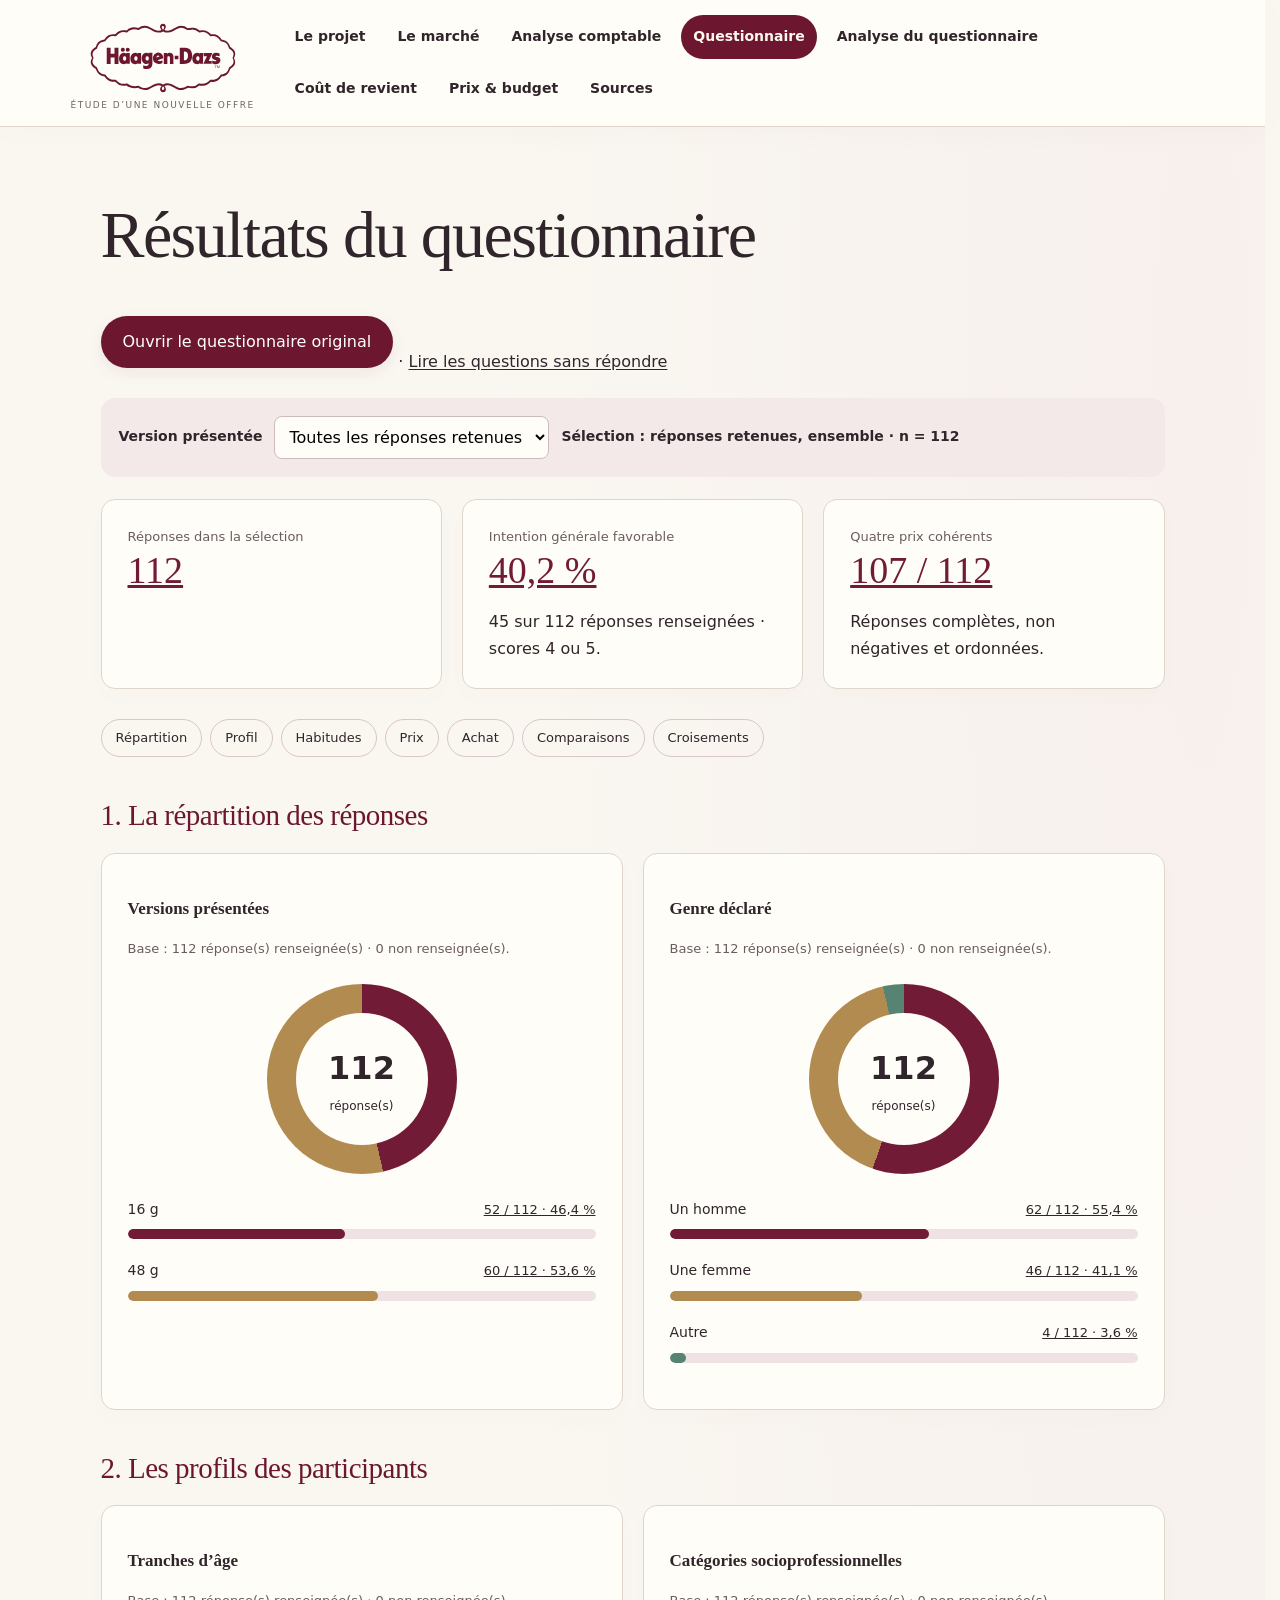
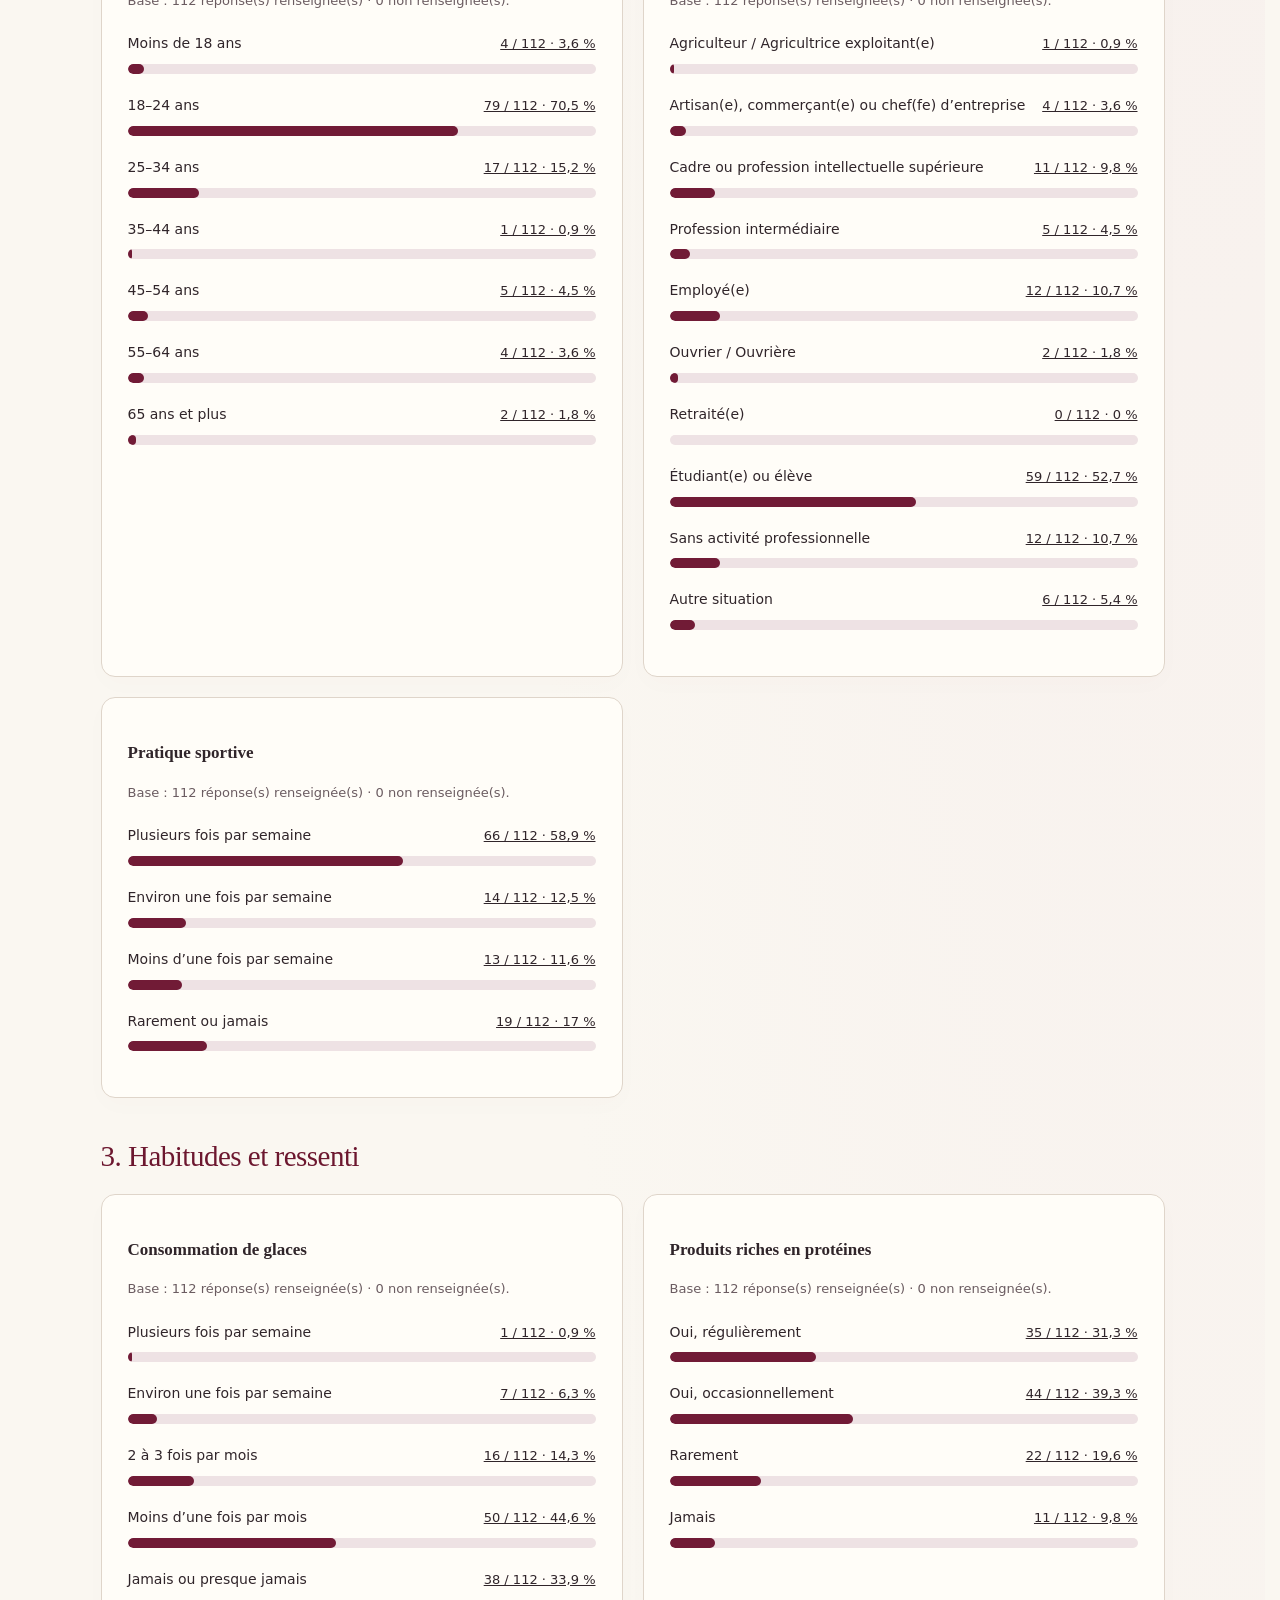
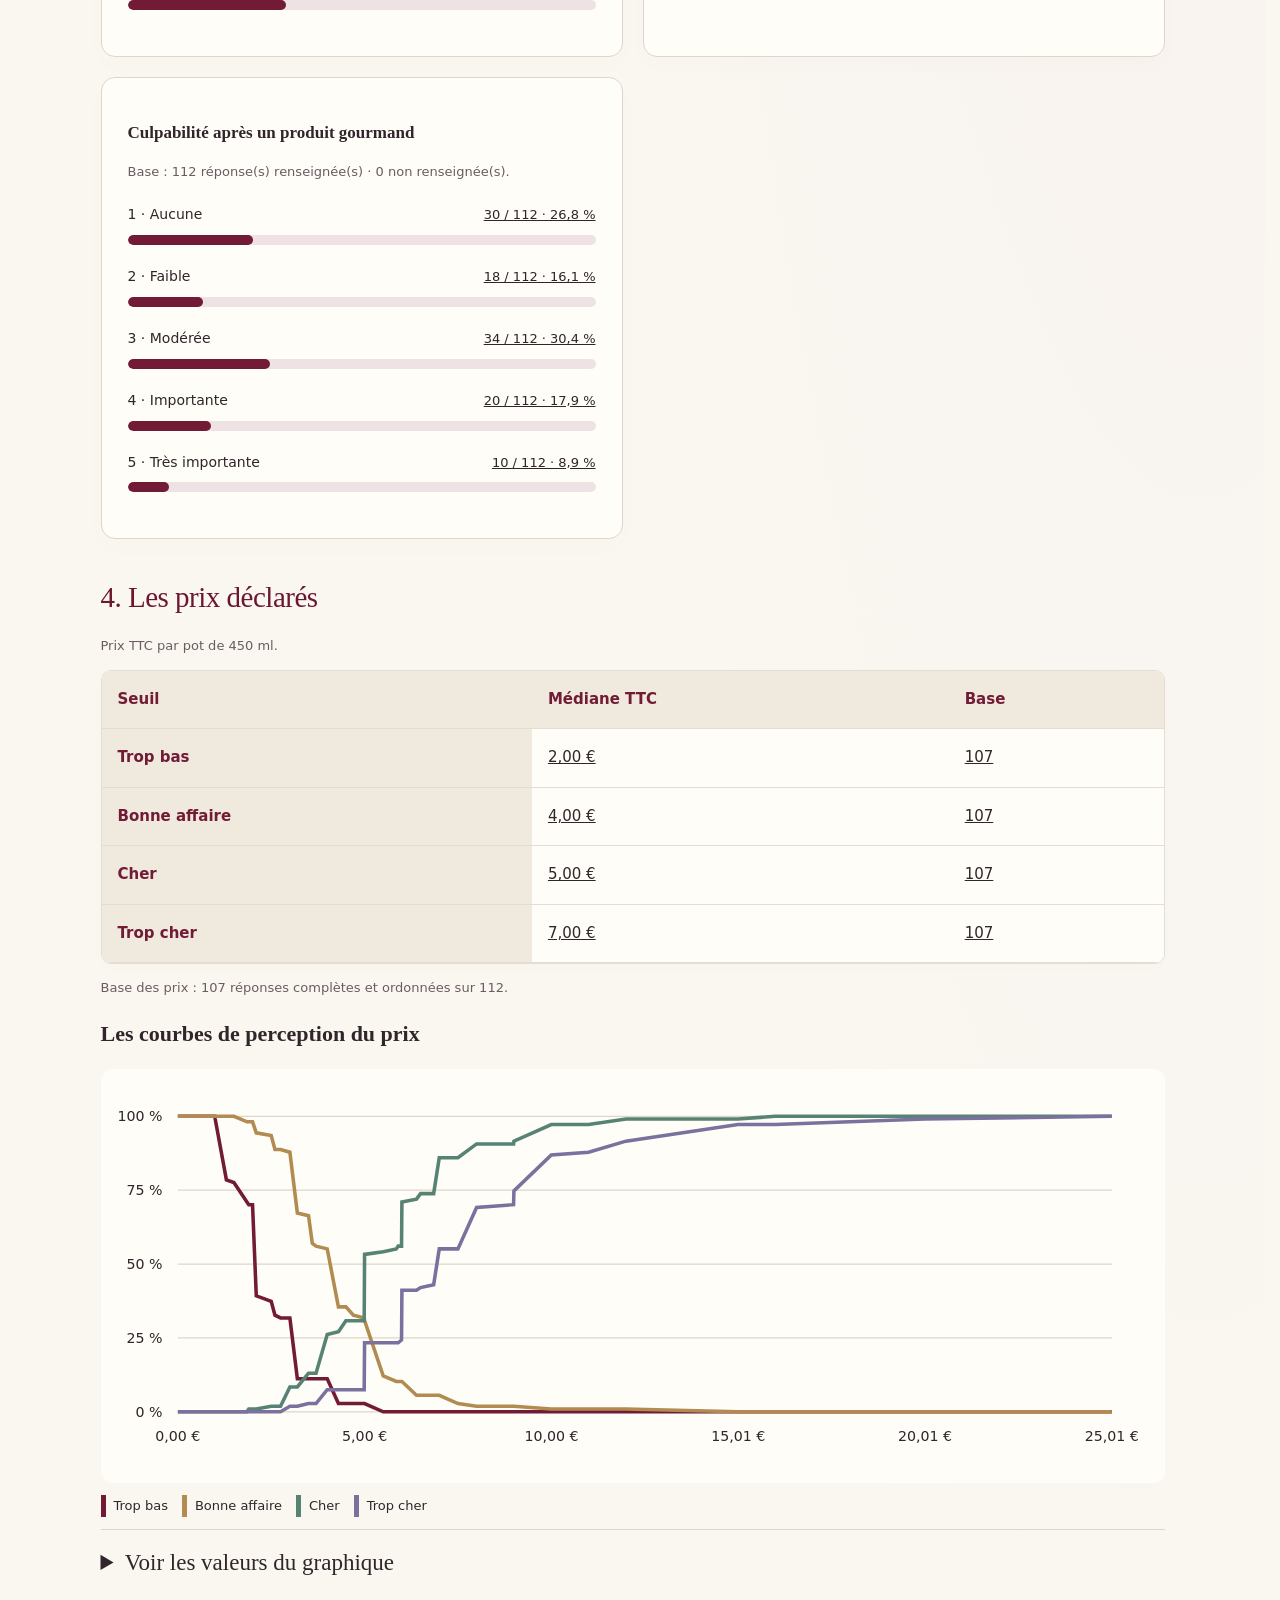
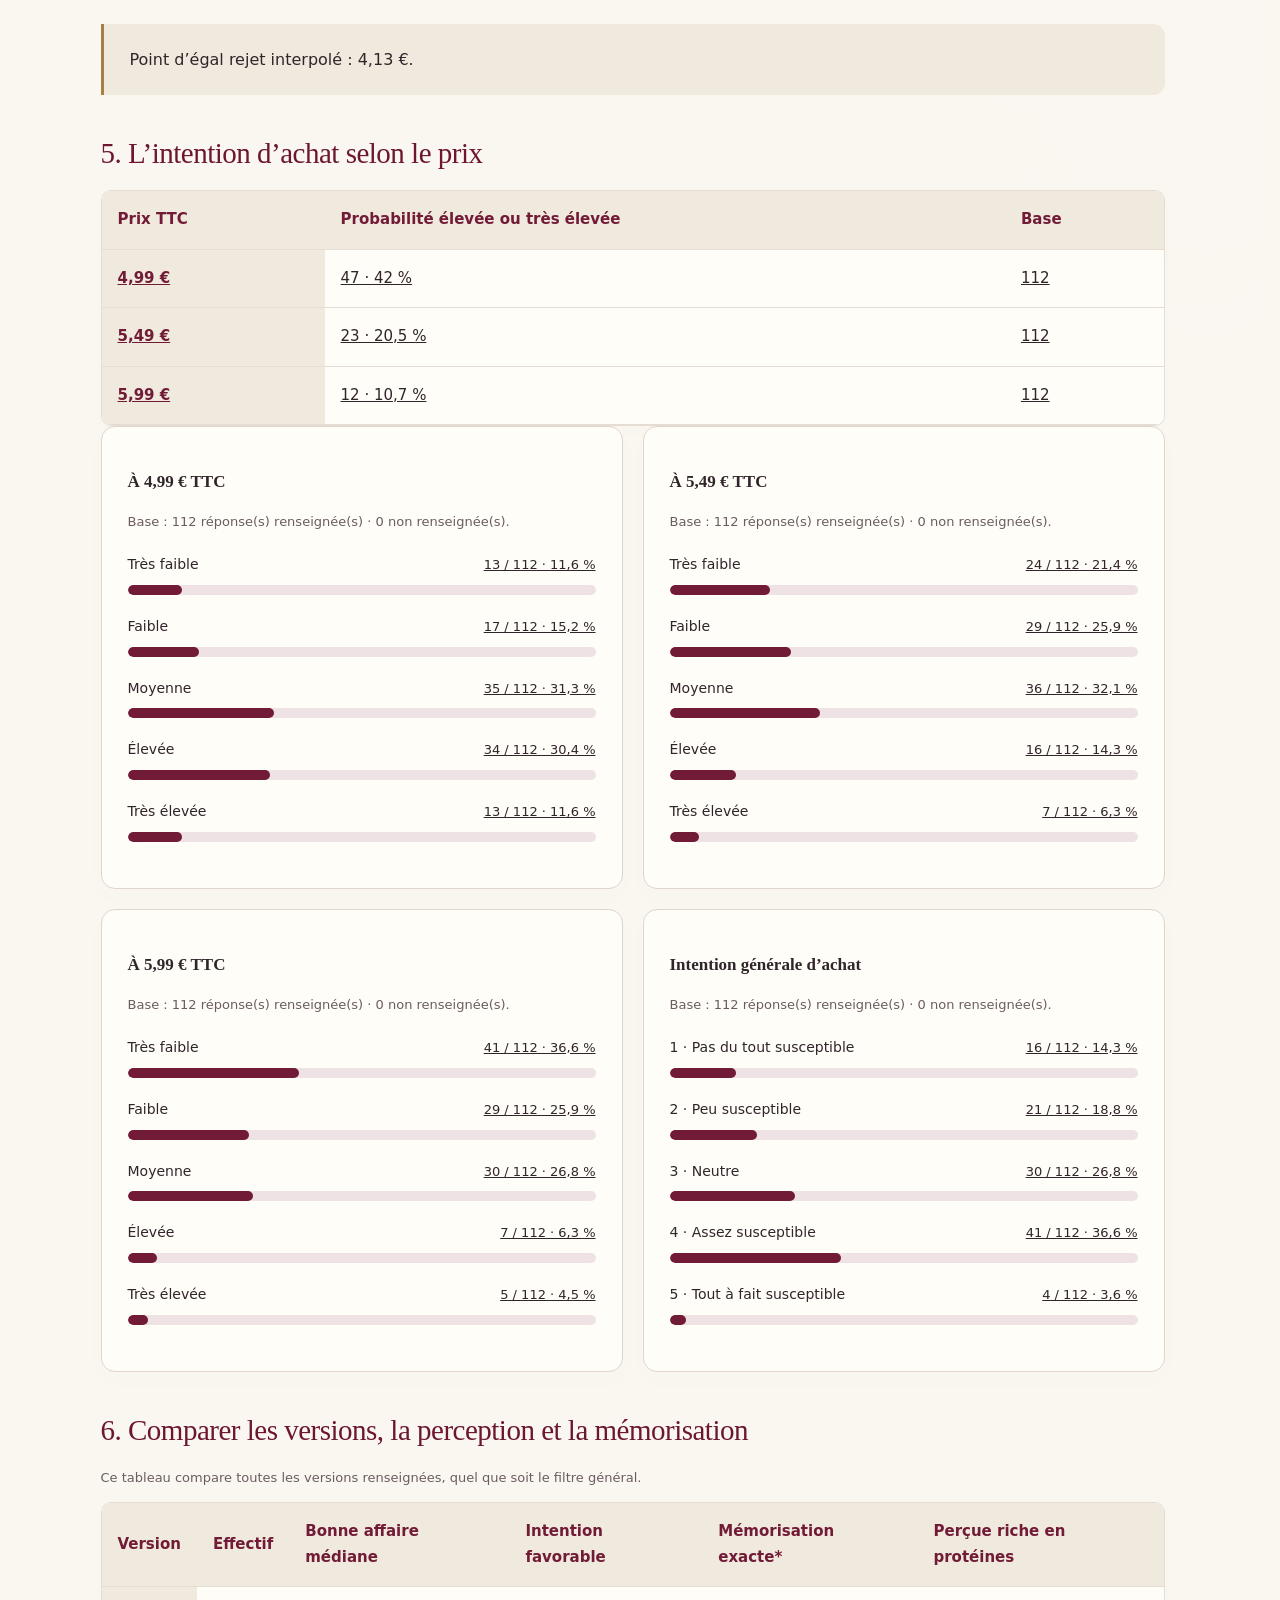
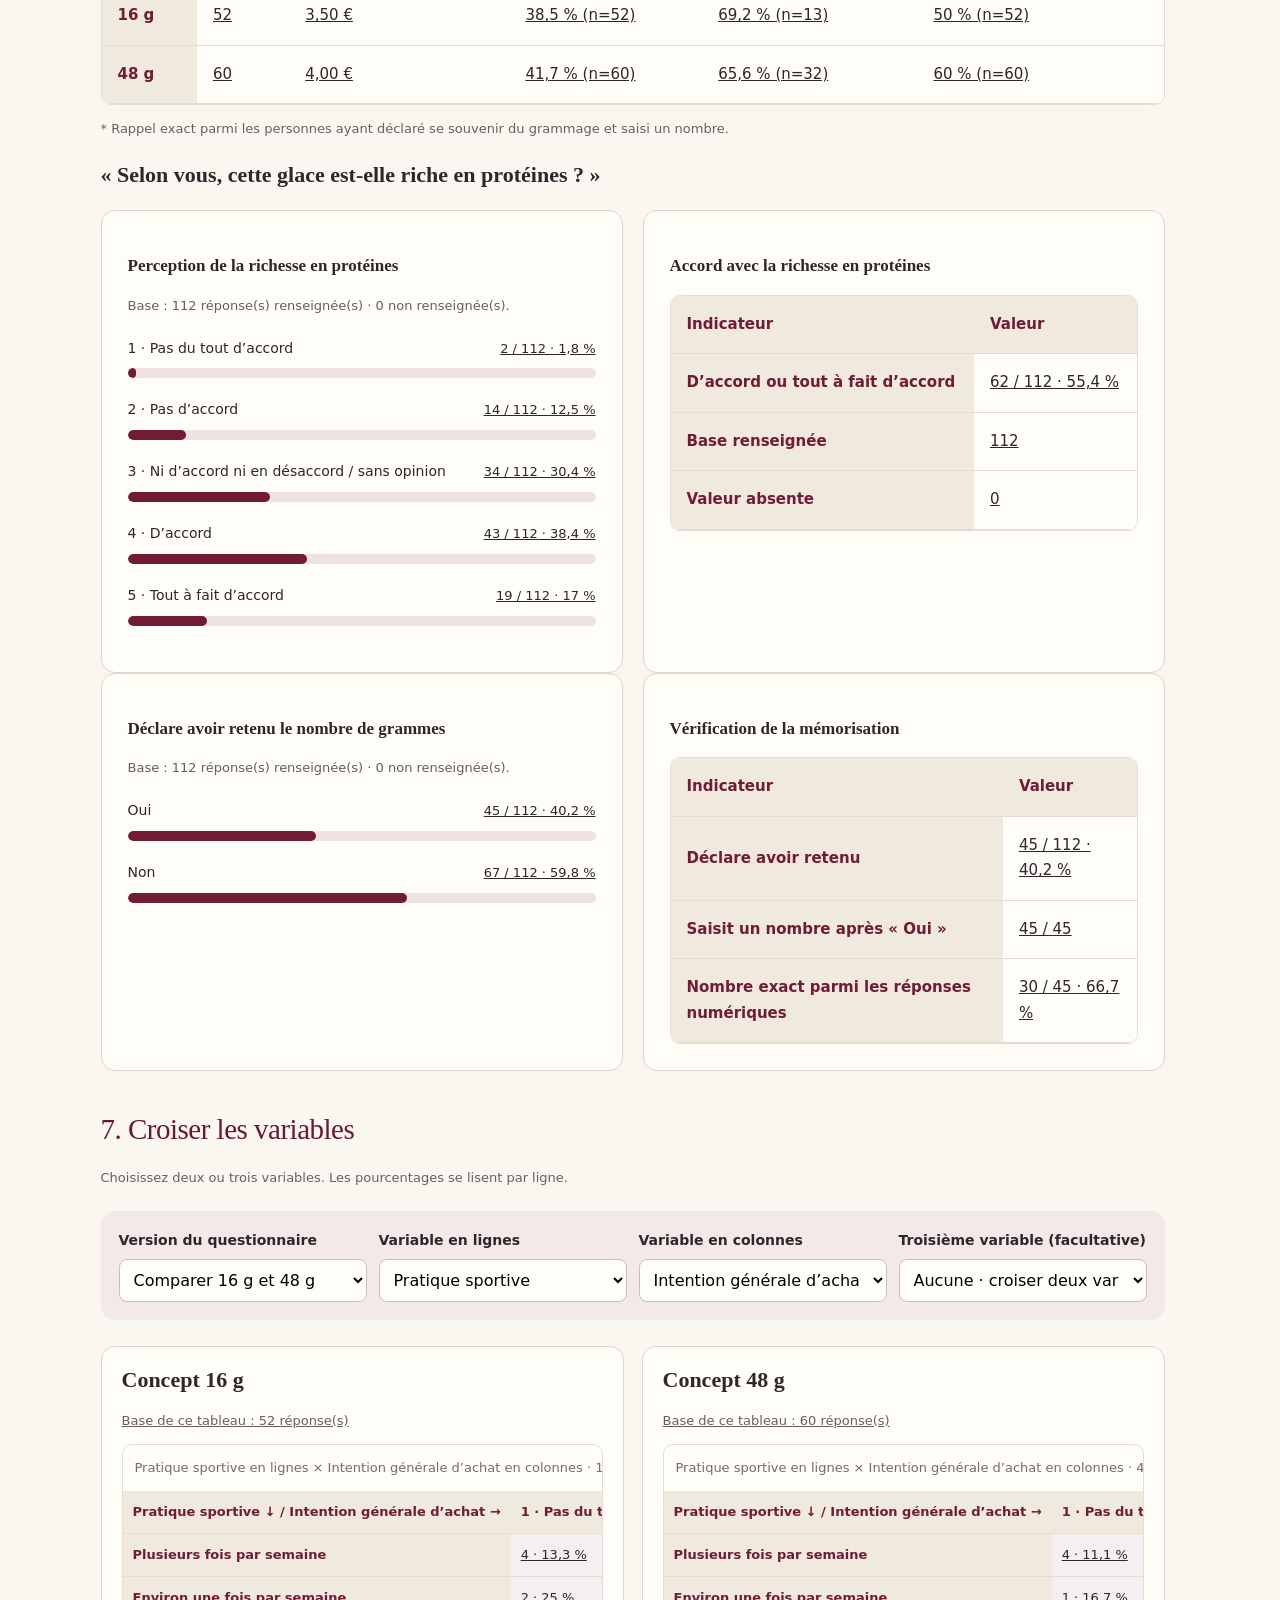
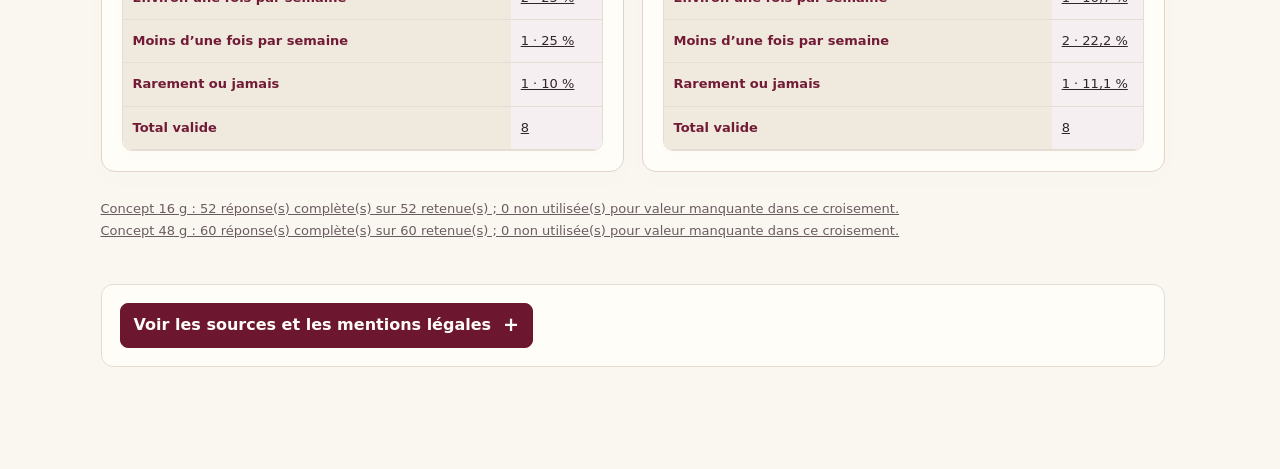
<file: questionnaire.html>
<!doctype html><html lang="fr"><head><meta charset="utf-8"><meta name="viewport" content="width=device-width,initial-scale=1"><meta name="description" content="Résultats descriptifs du questionnaire : profils, habitudes, prix déclarés, intention d’achat et mémorisation des concepts Häagen-Dazs."><title>Résultats du questionnaire · Häagen-Dazs — Projet de groupe</title><link rel="stylesheet" href="style.css?v=20261012-front"><link rel="stylesheet" href="questionnaire.css?v=20261120-resultats"></head><body><div class="reading-progress" aria-hidden="true"></div><a class="skip" href="#contenu">Aller au contenu</a><header><div><a class="brand" href="index.html"><img class="brand-logo" src="assets/haagen-dazs-logo.svg" width="206" height="108" alt="Häagen-Dazs"><small>ÉTUDE D’UNE NOUVELLE OFFRE</small></a><nav aria-label="Navigation principale"><a href="index.html">Le projet</a><a href="marche.html">Le marché</a><a href="comptes.html">Analyse comptable</a><a href="questionnaire.html" aria-current="page">Questionnaire</a><a href="analyse-questionnaire.html">Analyse du questionnaire</a><a href="couts.html">Coût de revient</a><a href="prix.html">Prix &amp; budget</a><a href="sources.html">Sources</a></nav></div></header><main id="contenu"><h1>Résultats du questionnaire</h1><p><a class="button" href="https://rofaure7.github.io/questionnaire-haagen-dazs/" target="_blank" rel="noopener noreferrer">Ouvrir le questionnaire original</a> · <a href="questionnaire-formulaire.html">Lire les questions sans répondre</a></p><p id="loading" role="status">Chargement des statistiques…</p><noscript><p>Activez JavaScript pour afficher les résultats. Les sources sont accessibles en bas de page.</p></noscript><div id="survey-dashboard" hidden><div class="survey-toolbar"><label for="variant-filter">Version présentée</label><select id="variant-filter"><option value="all">Toutes les réponses retenues</option><option value="16">Concept 16 g</option><option value="48">Concept 48 g</option><option value="36">Ancien concept 36 g</option></select><strong id="selected-base"></strong></div><div class="grid"><div class="card"><div class="label">Réponses dans la sélection</div><div class="metric" id="n-total"></div></div><div class="card"><div class="label">Intention générale favorable</div><div class="metric" id="n-positive"></div><p id="positive-base"></p></div><div class="card"><div class="label">Quatre prix cohérents</div><div class="metric" id="n-price"></div><p>Réponses complètes, non négatives et ordonnées.</p></div></div><nav class="results-nav" aria-label="Plan du tableau de bord"><a href="#repartition">Répartition</a><a href="#profil">Profil</a><a href="#habitudes">Habitudes</a><a href="#prix-questionnaire">Prix</a><a href="#achat">Achat</a><a href="#comparaison">Comparaisons</a><a href="#croisements">Croisements</a></nav>
<section id="repartition"><h2>1. La répartition des réponses</h2><div class="results-grid"><article class="card"><h3>Versions présentées</h3><div id="chart-variant"></div></article><article class="card"><h3>Genre déclaré</h3><div id="chart-genre"></div></article></div></section>
<section id="profil"><h2>2. Les profils des participants</h2><div class="results-grid"><article class="card"><h3>Tranches d’âge</h3><div id="chart-age_band"></div></article><article class="card"><h3>Catégories socioprofessionnelles</h3><div id="chart-csp"></div></article><article class="card"><h3>Pratique sportive</h3><div id="chart-sport"></div></article></div></section>
<section id="habitudes"><h2>3. Habitudes et ressenti</h2><div class="results-grid"><article class="card"><h3>Consommation de glaces</h3><div id="chart-frequence_glaces"></div></article><article class="card"><h3>Produits riches en protéines</h3><div id="chart-proteines_habitude"></div></article><article class="card"><h3>Culpabilité après un produit gourmand</h3><div id="chart-culpabilite"></div></article></div></section>
<section id="prix-questionnaire"><h2 id="analyse-prix">4. Les prix déclarés</h2><p class="label">Prix TTC par pot de 450 ml.</p><div id="price-summary"></div><p id="price-quality" class="label"></p><h3>Les courbes de perception du prix</h3><div id="price-curves"></div><p id="opp" class="note"></p></section>
<section id="achat"><h2>5. L’intention d’achat selon le prix</h2><div id="purchase-summary"></div><div class="results-grid"><article class="card"><h3>À 4,99 € TTC</h3><div id="chart-achat_499"></div></article><article class="card"><h3>À 5,49 € TTC</h3><div id="chart-achat_549"></div></article><article class="card"><h3>À 5,99 € TTC</h3><div id="chart-achat_599"></div></article><article class="card"><h3>Intention générale d’achat</h3><div id="chart-intention_achat"></div></article></div></section>
<section id="comparaison"><h2>6. Comparer les versions, la perception et la mémorisation</h2><p class="label">Ce tableau compare toutes les versions renseignées, quel que soit le filtre général.</p><div id="version-comparison"></div><p class="label">* Rappel exact parmi les personnes ayant déclaré se souvenir du grammage et saisi un nombre.</p><h3>« Selon vous, cette glace est-elle riche en protéines ? »</h3><div class="results-grid"><article class="card"><h3>Perception de la richesse en protéines</h3><div id="chart-perception_proteines"></div></article><article class="card"><h3>Accord avec la richesse en protéines</h3><div id="perception-summary"></div></article></div><div class="results-grid"><article class="card"><h3>Déclare avoir retenu le nombre de grammes</h3><div id="chart-retenu_proteines"></div></article><article class="card"><h3>Vérification de la mémorisation</h3><div id="memory-summary"></div></article></div></section>
<section id="croisements"><h2>7. Croiser les variables</h2>
<p class="label">Choisissez deux ou trois variables. Les pourcentages se lisent par ligne.</p>
<div class="survey-toolbar cross-toolbar"><div><label for="cross-version">Version du questionnaire</label><select id="cross-version"><option value="both">Comparer 16 g et 48 g</option><option value="16">16 g uniquement</option><option value="48">48 g uniquement</option></select></div><div><label for="cross-x">Variable en lignes</label><select id="cross-x"></select></div><div><label for="cross-y">Variable en colonnes</label><select id="cross-y"></select></div><div><label for="cross-z">Troisième variable (facultative)</label><select id="cross-z"><option value="">Aucune · croiser deux variables</option></select></div></div>

<div id="cross-table" aria-live="polite"></div><p id="cross-note" class="label"></p>

</section>
</div>
<details class="survey-disclosure" id="sources-resultats">
<summary><span class="survey-disclosure-show">Voir les sources et les mentions légales</span><span class="survey-disclosure-hide">Masquer les sources et les mentions légales</span><span class="survey-disclosure-icon" aria-hidden="true"></span></summary>
<div class="survey-disclosure-body">
<h2>Sources</h2>
<p class="label" id="snapshot-date"></p>
<ul>
<li><a href="donnees-enquete.html" target="_blank" rel="noopener noreferrer">Résultats agrégés publics du questionnaire</a> · source des chiffres affichés.</li>
<li><a href="questionnaire-formulaire.html">Questionnaire · questions, modalités et versions</a></li>
<li><a href="https://www.qualtrics.com/en-au/articles/strategy-research/how-to-run-pricing-study/" target="_blank" rel="noopener noreferrer">Qualtrics · méthode Van Westendorp</a></li>
</ul>
<h3 id="qualite-reponses">Contrôle de la base</h3>
<p id="quality-status"></p>
<ul>
<li><a href="https://www.winthrop.edu/uploadedFiles/wupoll/2025Nov-WinthropPoll-Methodology.pdf" target="_blank" rel="noopener noreferrer">Grille de transparence AAPOR · exemple universitaire (PDF)</a></li>
<li><a href="https://shop.esomar.org/what-we-do/code-guidelines/esomargrbn-guideline-on-online-sample-quality" target="_blank" rel="noopener noreferrer">ESOMAR/GRBN · qualité des échantillons en ligne</a></li>
<li><a href="#regles-vigilance">Règles de vigilance appliquées au questionnaire</a></li>
</ul>
<p><a href="#regles-vigilance">Protocole : exclusions, signalements et corrections de format</a> · <a href="analyse-questionnaire.html">Analyse du questionnaire</a></p>
<section id="regles-vigilance"><h3>Règles de contrôle et de vigilance</h3><p>Protocole défini par le groupe le 4 novembre 2026, après collecte. Les exclusions générales concernent les copies techniques exactes et les réponses explicitement signalées comme non fiables par l’équipe.</p><p>Un âge d’au moins 90 ans, un prix supérieur à 100 € ou une réponse manquante déclenchent une vérification sans exclusion automatique. Des seuils de prix incomplets ou incohérents sont écartés du seul calcul concerné. Certaines saisies décimales converties en dates ont été rétablies à partir du format d’origine ; le fichier de collecte n’est pas réécrit.</p></section><h2>Mentions légales</h2>
<p>Projet universitaire indépendant · M1 Marketing · 2026–2027. Ce projet est réalisé sans affiliation ni validation par Häagen-Dazs ou General Mills. Les résultats sont déclaratifs et agrégés. Le site ne publie ni réponses individuelles, ni âges exacts, ni horodatages individuels.</p>
</div>
</details></main><button class="back-to-top" type="button" aria-label="Revenir en haut de page" title="Revenir en haut" hidden>↑</button><script src="front.js?v=20261012-front" defer></script><script src="questionnaire-live.js?v=20261120-sources" defer></script><script src="questionnaire-cross-model.js?v=20261104-threeway" defer></script><script src="questionnaire.js?v=20261120-resultats" defer></script></body></html>
</file>
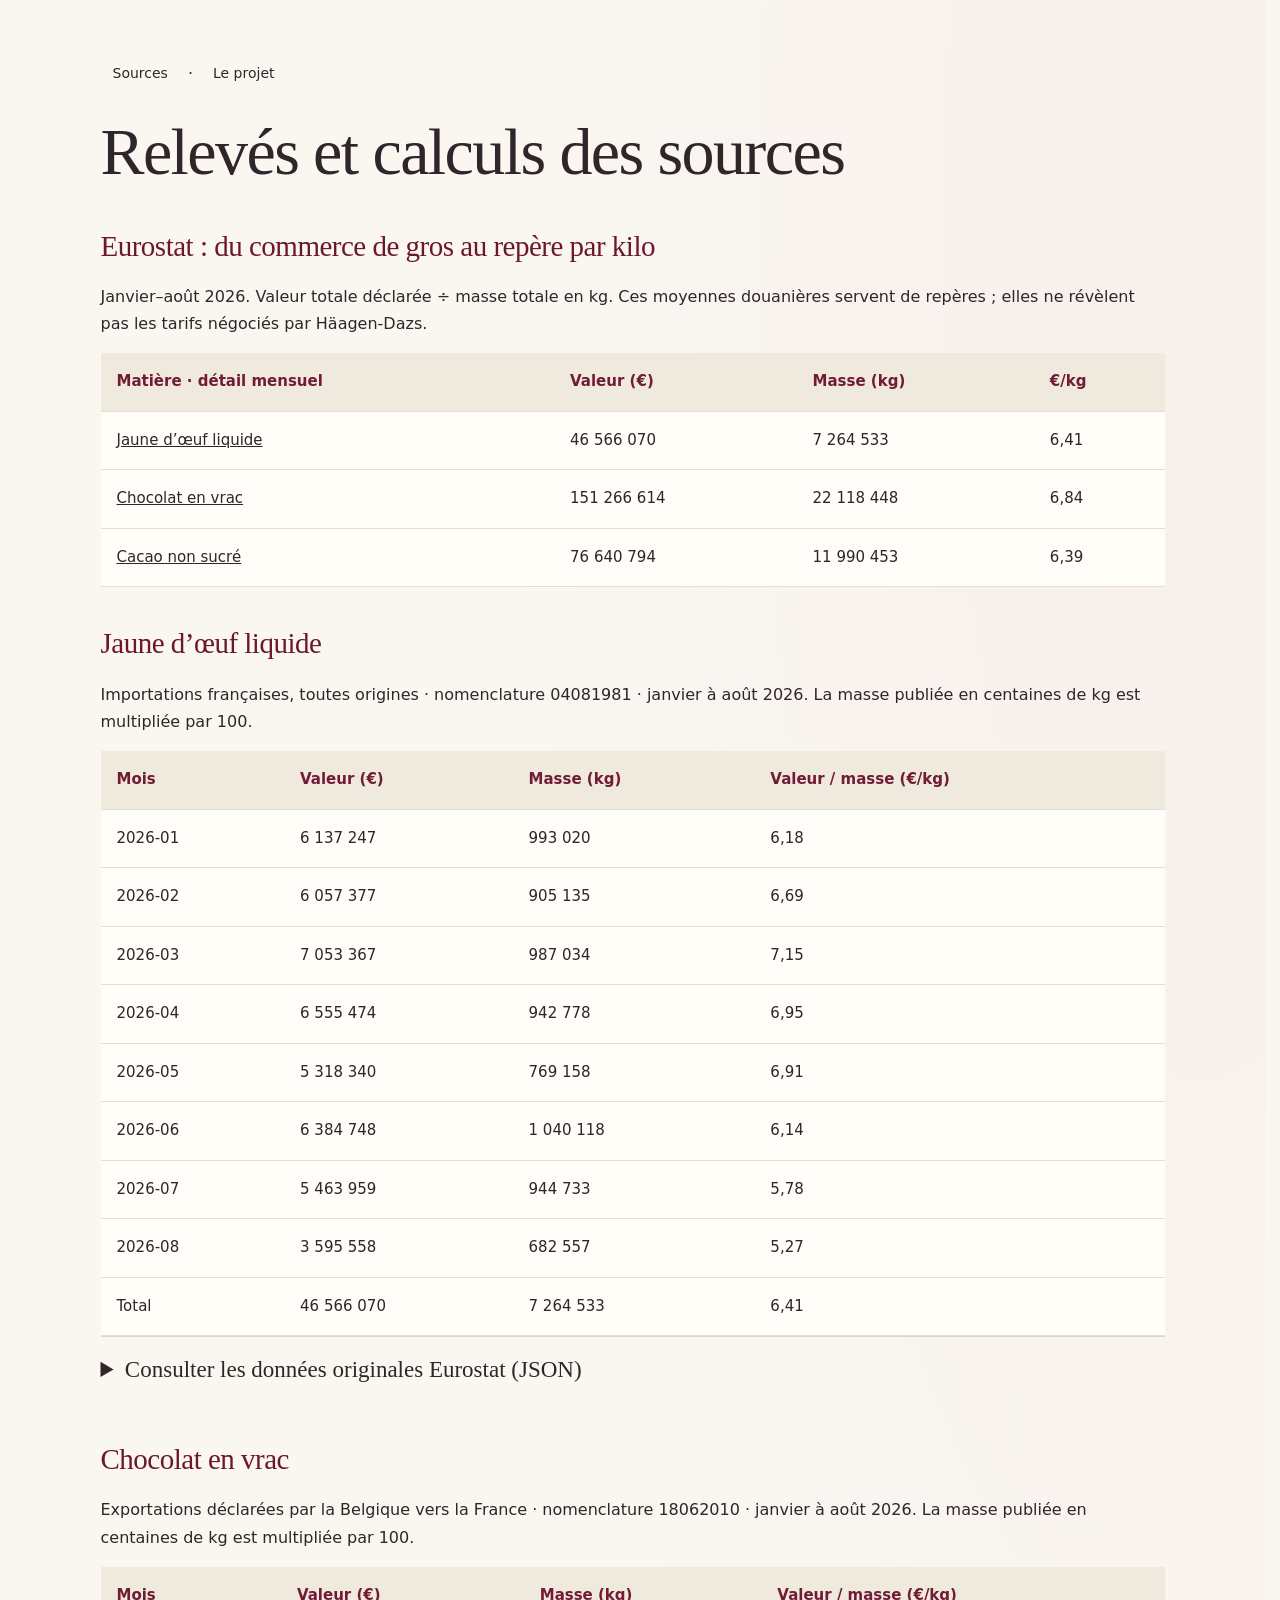
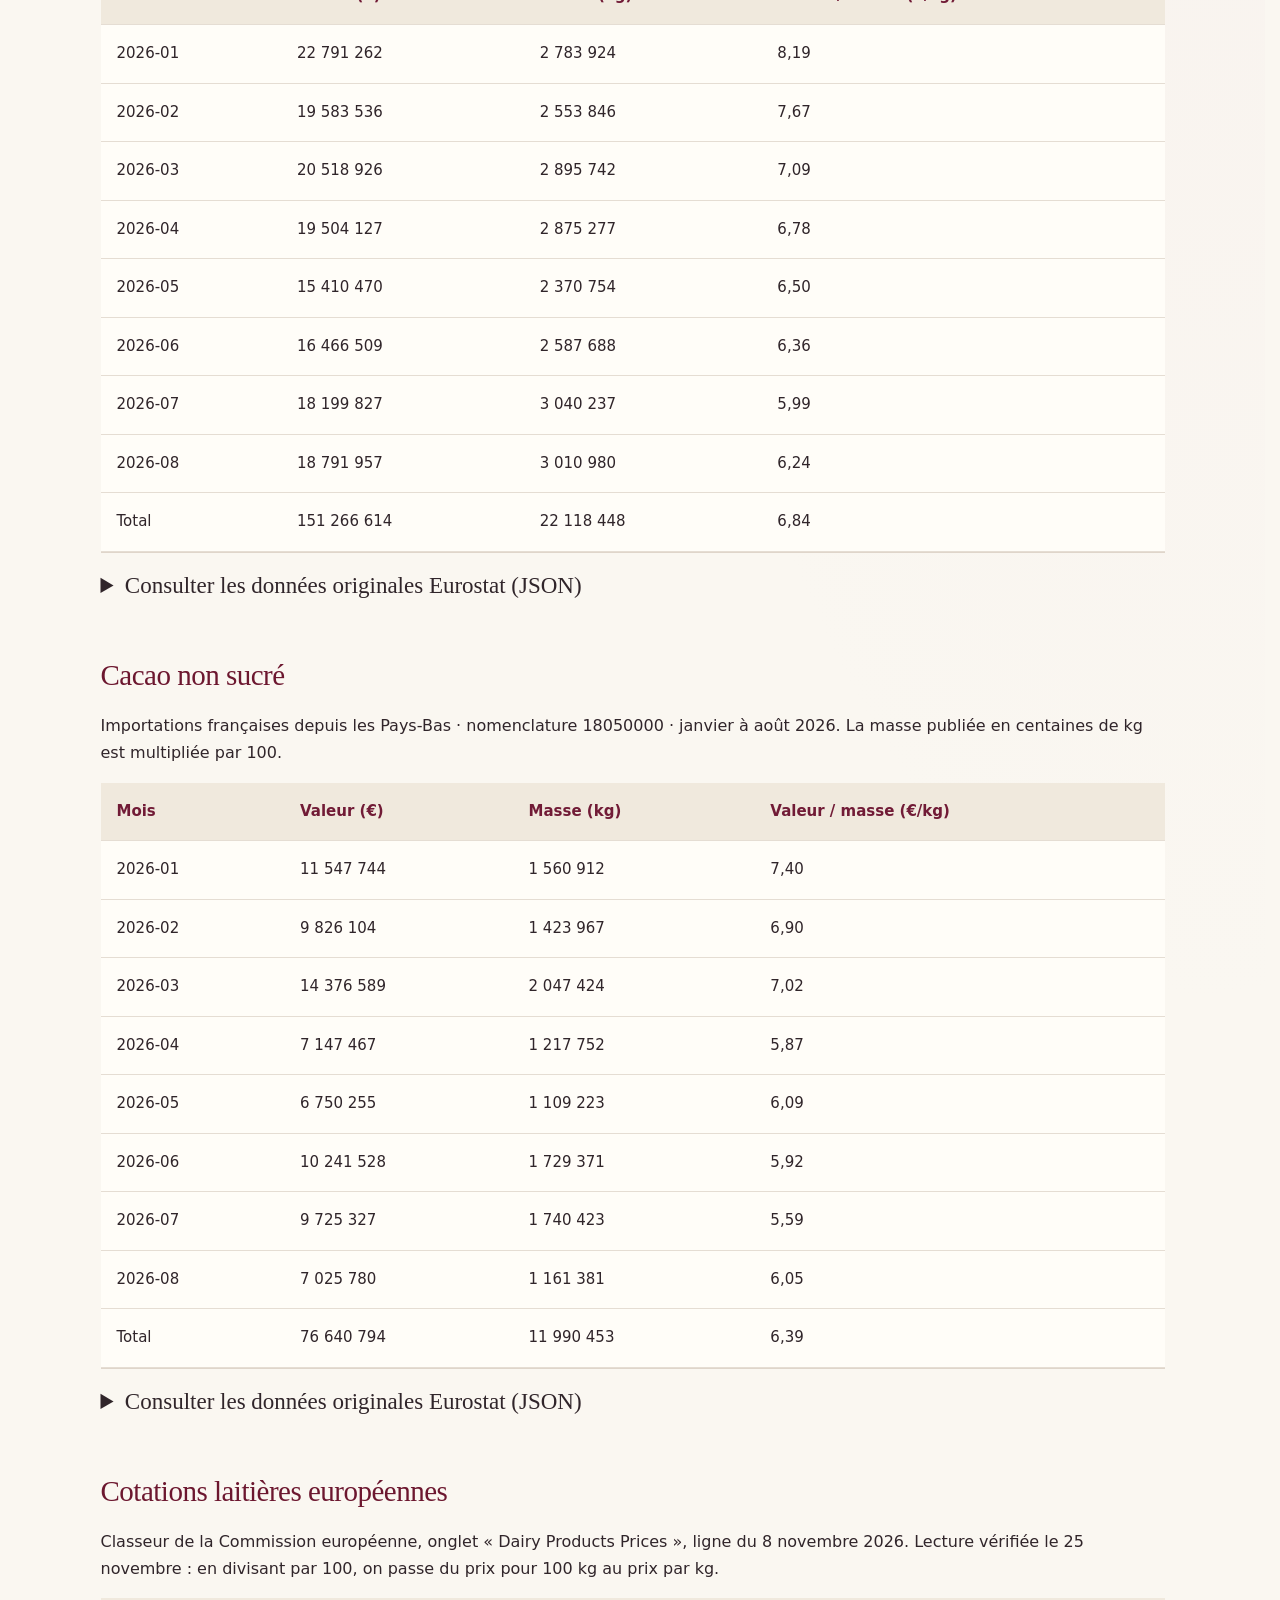
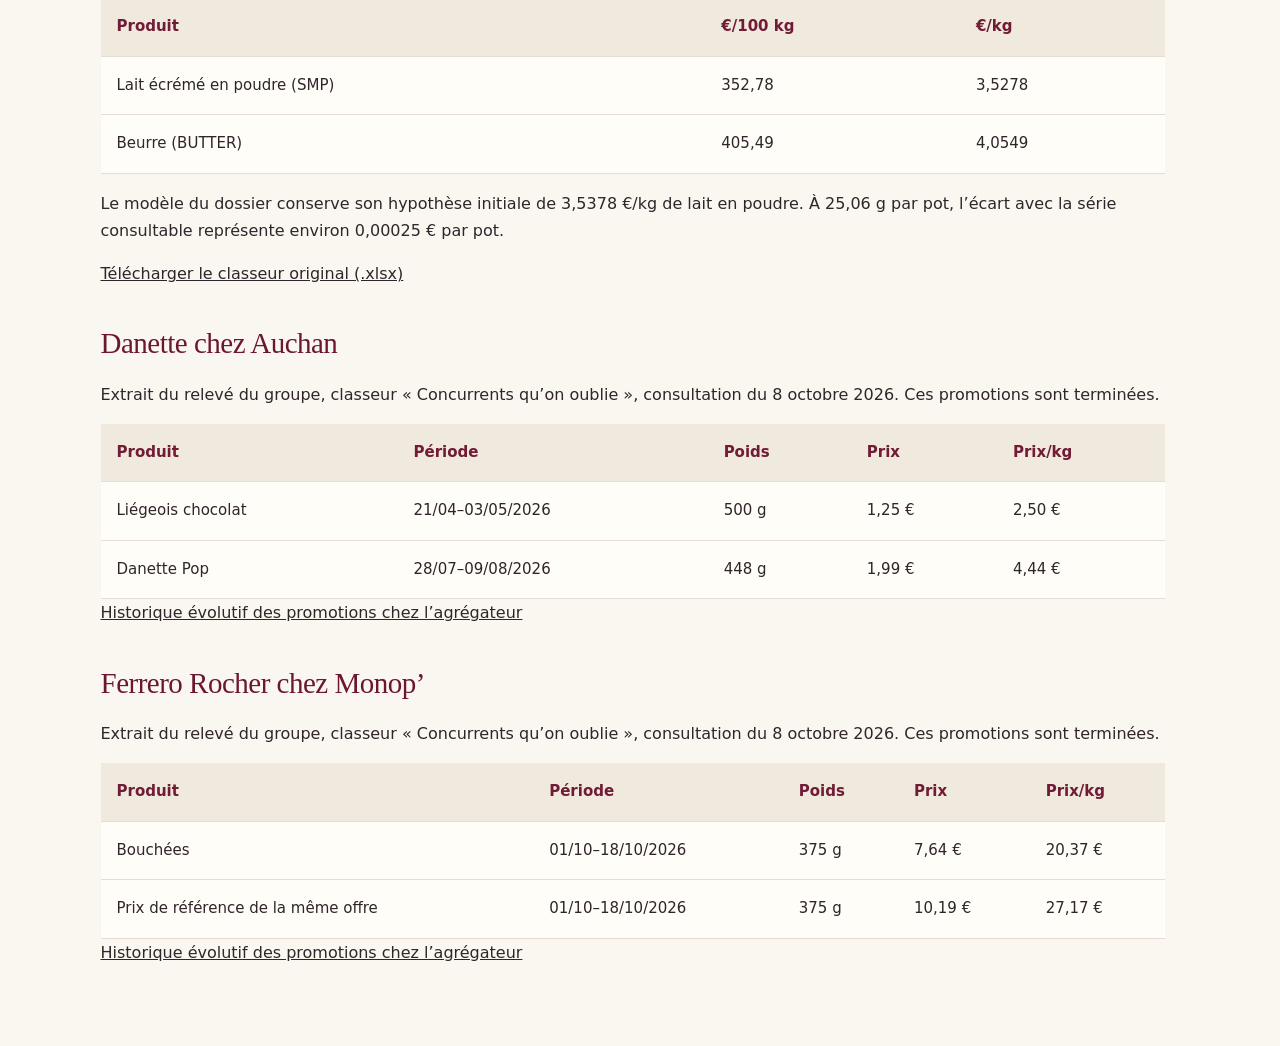
<file: releves-sources.html>
<!doctype html><html lang="fr"><meta charset="utf-8"><meta name="viewport" content="width=device-width,initial-scale=1"><title>Relevés et calculs des sources</title><link rel="stylesheet" href="style.css"><main id="contenu"><nav><a href="sources.html">Sources</a> · <a href="index.html">Le projet</a></nav><h1>Relevés et calculs des sources</h1><h2 id="eurostat">Eurostat : du commerce de gros au repère par kilo</h2><p>Janvier–août 2026. Valeur totale déclarée ÷ masse totale en kg. Ces moyennes douanières servent de repères ; elles ne révèlent pas les tarifs négociés par Häagen-Dazs.</p><div style="overflow:auto"><table><thead><tr><th scope="col">Matière · détail mensuel</th><th scope="col">Valeur (€)</th><th scope="col">Masse (kg)</th><th scope="col">€/kg</th></tr></thead><tbody><tr><td><a href="releves-sources.html#jaune">Jaune d’œuf liquide</a></td><td>46 566 070</td><td>7 264 533</td><td>6,41</td></tr><tr><td><a href="releves-sources.html#chocolat">Chocolat en vrac</a></td><td>151 266 614</td><td>22 118 448</td><td>6,84</td></tr><tr><td><a href="releves-sources.html#cacao">Cacao non sucré</a></td><td>76 640 794</td><td>11 990 453</td><td>6,39</td></tr></tbody></table></div><section id="jaune"><h2>Jaune d’œuf liquide</h2><p>Importations françaises, toutes origines · nomenclature 04081981 · janvier à août 2026. La masse publiée en centaines de kg est multipliée par 100.</p><div style="overflow:auto"><table><thead><tr><th scope="col">Mois</th><th scope="col">Valeur (€)</th><th scope="col">Masse (kg)</th><th scope="col">Valeur / masse (€/kg)</th></tr></thead><tbody><tr><td>2026-01</td><td>6 137 247</td><td>993 020</td><td>6,18</td></tr><tr><td>2026-02</td><td>6 057 377</td><td>905 135</td><td>6,69</td></tr><tr><td>2026-03</td><td>7 053 367</td><td>987 034</td><td>7,15</td></tr><tr><td>2026-04</td><td>6 555 474</td><td>942 778</td><td>6,95</td></tr><tr><td>2026-05</td><td>5 318 340</td><td>769 158</td><td>6,91</td></tr><tr><td>2026-06</td><td>6 384 748</td><td>1 040 118</td><td>6,14</td></tr><tr><td>2026-07</td><td>5 463 959</td><td>944 733</td><td>5,78</td></tr><tr><td>2026-08</td><td>3 595 558</td><td>682 557</td><td>5,27</td></tr><tr><td>Total</td><td>46 566 070</td><td>7 264 533</td><td>6,41</td></tr></tbody></table></div><details><summary>Consulter les données originales Eurostat (JSON)</summary><a href="https://ec.europa.eu/eurostat/api/comext/dissemination/statistics/1.0/data/DS-045409?lang=FR&amp;freq=M&amp;reporter=FR&amp;product=04081981&amp;flow=1&amp;sinceTimePeriod=2026-01&amp;untilTimePeriod=2026-08&amp;partner=WORLD&amp;indicators=VALUE_IN_EUROS&amp;indicators=QUANTITY_IN_100KG">Valeurs et masses</a></details></section><section id="chocolat"><h2>Chocolat en vrac</h2><p>Exportations déclarées par la Belgique vers la France · nomenclature 18062010 · janvier à août 2026. La masse publiée en centaines de kg est multipliée par 100.</p><div style="overflow:auto"><table><thead><tr><th scope="col">Mois</th><th scope="col">Valeur (€)</th><th scope="col">Masse (kg)</th><th scope="col">Valeur / masse (€/kg)</th></tr></thead><tbody><tr><td>2026-01</td><td>22 791 262</td><td>2 783 924</td><td>8,19</td></tr><tr><td>2026-02</td><td>19 583 536</td><td>2 553 846</td><td>7,67</td></tr><tr><td>2026-03</td><td>20 518 926</td><td>2 895 742</td><td>7,09</td></tr><tr><td>2026-04</td><td>19 504 127</td><td>2 875 277</td><td>6,78</td></tr><tr><td>2026-05</td><td>15 410 470</td><td>2 370 754</td><td>6,50</td></tr><tr><td>2026-06</td><td>16 466 509</td><td>2 587 688</td><td>6,36</td></tr><tr><td>2026-07</td><td>18 199 827</td><td>3 040 237</td><td>5,99</td></tr><tr><td>2026-08</td><td>18 791 957</td><td>3 010 980</td><td>6,24</td></tr><tr><td>Total</td><td>151 266 614</td><td>22 118 448</td><td>6,84</td></tr></tbody></table></div><details><summary>Consulter les données originales Eurostat (JSON)</summary><a href="https://ec.europa.eu/eurostat/api/comext/dissemination/statistics/1.0/data/DS-045409?lang=FR&amp;freq=M&amp;reporter=BE&amp;partner=FR&amp;product=18062010&amp;flow=2&amp;indicators=VALUE_IN_EUROS&amp;sinceTimePeriod=2026-01&amp;untilTimePeriod=2026-08">Valeurs en euros</a> · <a href="https://ec.europa.eu/eurostat/api/comext/dissemination/statistics/1.0/data/DS-045409?lang=FR&amp;freq=M&amp;reporter=BE&amp;partner=FR&amp;product=18062010&amp;flow=2&amp;indicators=QUANTITY_IN_100KG&amp;sinceTimePeriod=2026-01&amp;untilTimePeriod=2026-08">Masses en unités de 100 kg</a></details></section><section id="cacao"><h2>Cacao non sucré</h2><p>Importations françaises depuis les Pays-Bas · nomenclature 18050000 · janvier à août 2026. La masse publiée en centaines de kg est multipliée par 100.</p><div style="overflow:auto"><table><thead><tr><th scope="col">Mois</th><th scope="col">Valeur (€)</th><th scope="col">Masse (kg)</th><th scope="col">Valeur / masse (€/kg)</th></tr></thead><tbody><tr><td>2026-01</td><td>11 547 744</td><td>1 560 912</td><td>7,40</td></tr><tr><td>2026-02</td><td>9 826 104</td><td>1 423 967</td><td>6,90</td></tr><tr><td>2026-03</td><td>14 376 589</td><td>2 047 424</td><td>7,02</td></tr><tr><td>2026-04</td><td>7 147 467</td><td>1 217 752</td><td>5,87</td></tr><tr><td>2026-05</td><td>6 750 255</td><td>1 109 223</td><td>6,09</td></tr><tr><td>2026-06</td><td>10 241 528</td><td>1 729 371</td><td>5,92</td></tr><tr><td>2026-07</td><td>9 725 327</td><td>1 740 423</td><td>5,59</td></tr><tr><td>2026-08</td><td>7 025 780</td><td>1 161 381</td><td>6,05</td></tr><tr><td>Total</td><td>76 640 794</td><td>11 990 453</td><td>6,39</td></tr></tbody></table></div><details><summary>Consulter les données originales Eurostat (JSON)</summary><a href="https://ec.europa.eu/eurostat/api/comext/dissemination/statistics/1.0/data/DS-045409?lang=FR&amp;freq=M&amp;reporter=FR&amp;partner=NL&amp;product=18050000&amp;flow=1&amp;indicators=VALUE_IN_EUROS&amp;sinceTimePeriod=2026-01&amp;untilTimePeriod=2026-08">Valeurs en euros</a> · <a href="https://ec.europa.eu/eurostat/api/comext/dissemination/statistics/1.0/data/DS-045409?lang=FR&amp;freq=M&amp;reporter=FR&amp;partner=NL&amp;product=18050000&amp;flow=1&amp;indicators=QUANTITY_IN_100KG&amp;sinceTimePeriod=2026-01&amp;untilTimePeriod=2026-08">Masses en unités de 100 kg</a></details></section><section id="lait"><h2>Cotations laitières européennes</h2><p>Classeur de la Commission européenne, onglet « Dairy Products Prices », ligne du 8 novembre 2026. Lecture vérifiée le 25 novembre : en divisant par 100, on passe du prix pour 100 kg au prix par kg.</p><div style="overflow:auto"><table><thead><tr><th scope="col">Produit</th><th scope="col">€/100 kg</th><th scope="col">€/kg</th></tr></thead><tbody><tr><td>Lait écrémé en poudre (SMP)</td><td>352,78</td><td>3,5278</td></tr><tr><td>Beurre (BUTTER)</td><td>405,49</td><td>4,0549</td></tr></tbody></table></div><p>Le modèle du dossier conserve son hypothèse initiale de 3,5378 €/kg de lait en poudre. À 25,06 g par pot, l’écart avec la série consultable représente environ 0,00025 € par pot.</p><a href="https://agriculture.ec.europa.eu/document/download/62d01488-33a0-4601-a841-ca48fa11d999_en?filename=eu-milk-historical-price-series_en.xlsx">Télécharger le classeur original (.xlsx)</a></section><section id="danette"><h2>Danette chez Auchan</h2><p>Extrait du relevé du groupe, classeur « Concurrents qu’on oublie », consultation du 8 octobre 2026. Ces promotions sont terminées.</p><div style="overflow:auto"><table><thead><tr><th scope="col">Produit</th><th scope="col">Période</th><th scope="col">Poids</th><th scope="col">Prix</th><th scope="col">Prix/kg</th></tr></thead><tbody><tr><td>Liégeois chocolat</td><td>21/04–03/05/2026</td><td>500 g</td><td>1,25 €</td><td>2,50 €</td></tr><tr><td>Danette Pop</td><td>28/07–09/08/2026</td><td>448 g</td><td>1,99 €</td><td>4,44 €</td></tr></tbody></table></div><a href="https://www.promocatalogues.fr/offres/danette/auchan">Historique évolutif des promotions chez l’agrégateur</a></section><section id="rocher"><h2>Ferrero Rocher chez Monop’</h2><p>Extrait du relevé du groupe, classeur « Concurrents qu’on oublie », consultation du 8 octobre 2026. Ces promotions sont terminées.</p><div style="overflow:auto"><table><thead><tr><th scope="col">Produit</th><th scope="col">Période</th><th scope="col">Poids</th><th scope="col">Prix</th><th scope="col">Prix/kg</th></tr></thead><tbody><tr><td>Bouchées</td><td>01/10–18/10/2026</td><td>375 g</td><td>7,64 €</td><td>20,37 €</td></tr><tr><td>Prix de référence de la même offre</td><td>01/10–18/10/2026</td><td>375 g</td><td>10,19 €</td><td>27,17 €</td></tr></tbody></table></div><a href="https://www.promocatalogues.fr/offres/ferrero-rocher">Historique évolutif des promotions chez l’agrégateur</a></section></main></html>
</file>
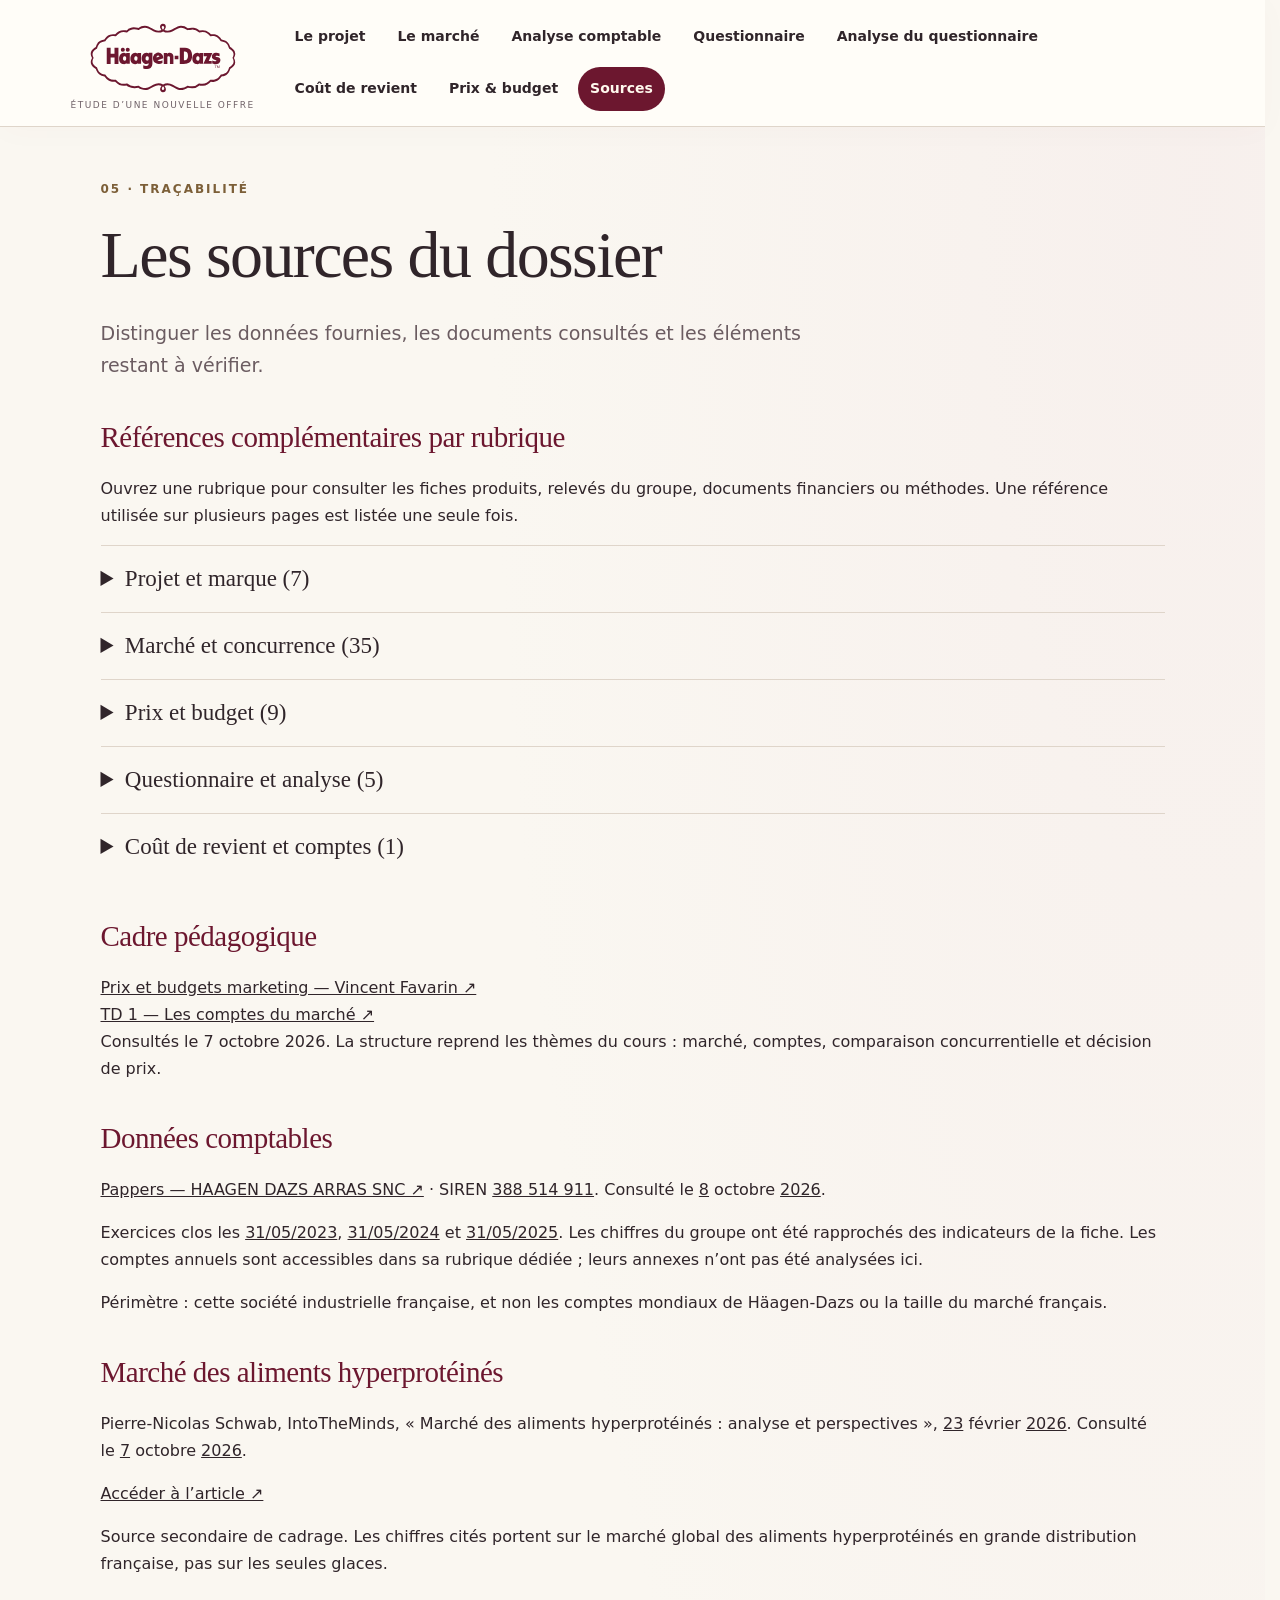
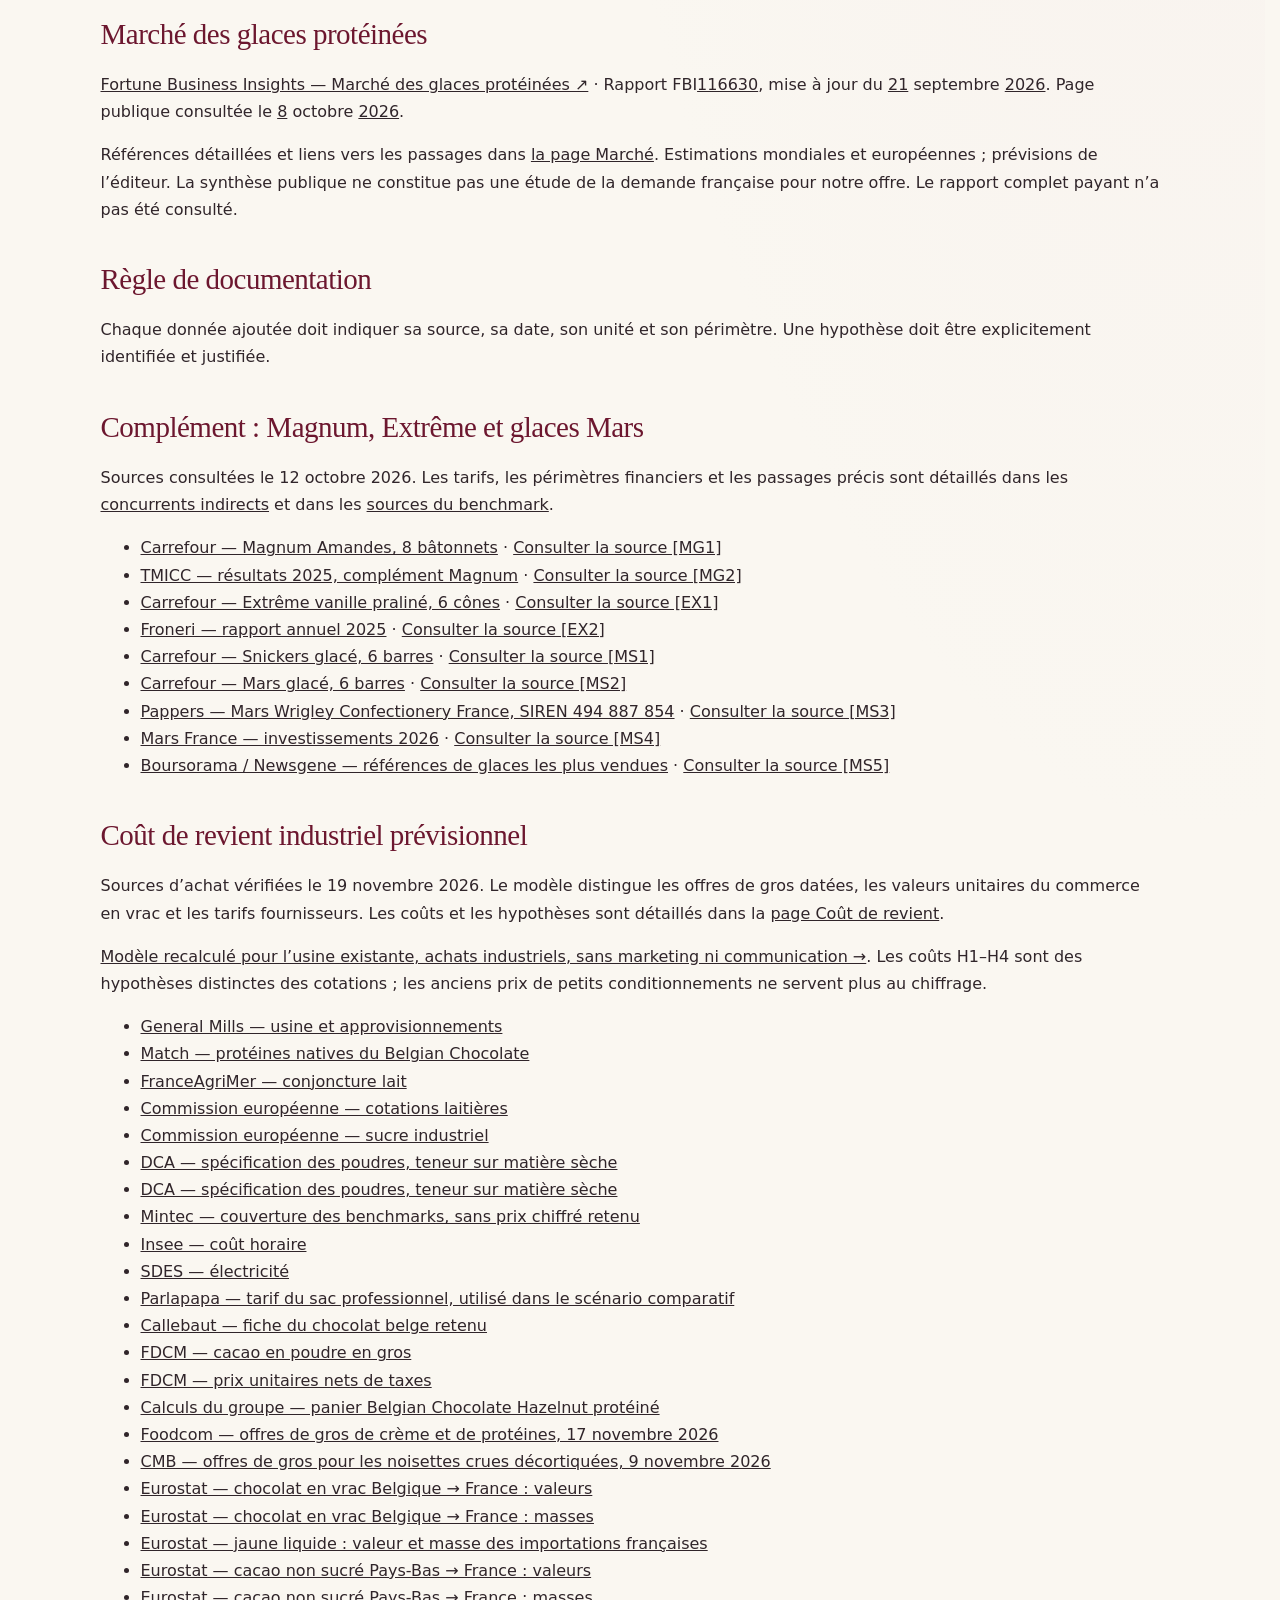
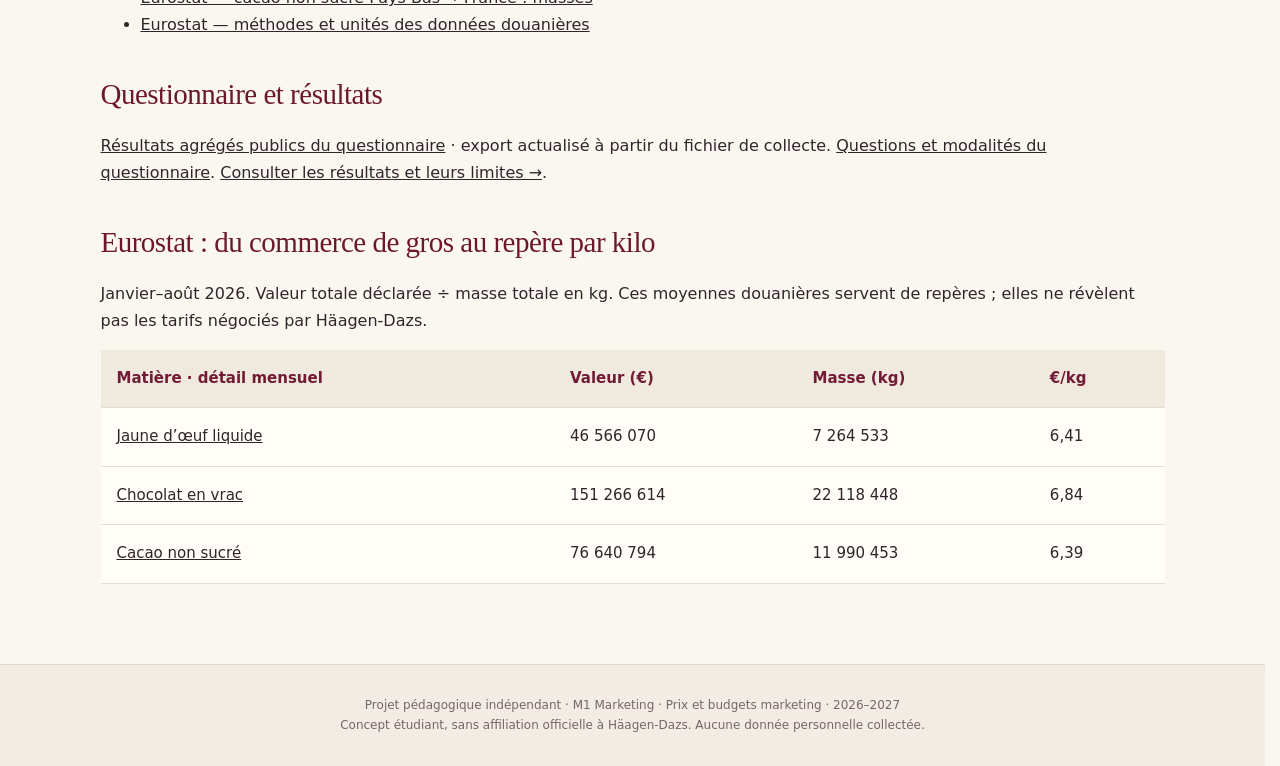
<file: sources.html>
<!doctype html><html lang="fr"><head><meta charset="utf-8"><meta name="viewport" content="width=device-width,initial-scale=1"><meta name="description" content="Projet étudiant : une nouvelle offre de glace protéinée Häagen-Dazs. Marché, comptes et stratégie de prix."><title>Sources · Häagen-Dazs — Projet protéiné</title><link rel="stylesheet" href="style.css?v=20261012-front"></head><body><div class="reading-progress" aria-hidden="true"></div><a class="skip" href="#contenu">Aller au contenu</a><header><div><a class="brand" href="index.html"><img class="brand-logo" src="assets/haagen-dazs-logo.svg" width="206" height="108" alt="Häagen-Dazs"><small>ÉTUDE D’UNE NOUVELLE OFFRE</small></a><nav aria-label="Navigation principale"><a href="index.html">Le projet</a><a href="marche.html">Le marché</a><a href="comptes.html">Analyse comptable</a><a href="questionnaire.html">Questionnaire</a><a href="analyse-questionnaire.html">Analyse du questionnaire</a><a href="couts.html">Coût de revient</a><a href="prix.html">Prix &amp; budget</a><a href="sources.html" aria-current="page">Sources</a></nav></div></header><main id="contenu"><div class="eyebrow">05 · Traçabilité</div><h1>Les sources du dossier</h1><p class="lead">Distinguer les données fournies, les documents consultés et les éléments restant à vérifier.</p><section id="references-par-rubrique"><h2>Références complémentaires par rubrique</h2><p>Ouvrez une rubrique pour consulter les fiches produits, relevés du groupe, documents financiers ou méthodes. Une référence utilisée sur plusieurs pages est listée une seule fois.</p><details><summary>Projet et marque (7)</summary><ul><li><a href="assets/haagen-dazs-protein-48g.png">Maquette du groupe : pot chocolat–noisette, 48 g de protéines</a></li><li><a href="https://www.generalmills.fr/a-propos/general-mills-en-france">General Mills en France | General Mills</a></li><li><a href="donnees-enquete.html?base=archive">Données agrégées figées : les 112 réponses utilisées dans l’analyse</a></li><li><a href="docs/analyse-prix.pdf#page=2">Rapport de prix du groupe (PDF) : Van Westendorp</a></li><li><a href="https://www.carrefour.fr/p/glace-en-pot-vanille-cookie-dough-ben-jerry-s-8711327373105">Glace en Pot Vanille Cookie Dough BEN &amp; JERRY&#x27;S : le pot de 465mL à Prix Carrefour</a></li><li><a href="https://www.carrefour.fr/p/glace-en-pot-chocolat-belge-haagen-dazs-3415581113716">Glace en Pot Chocolat Belge HAAGEN-DAZS : le pot de 460mL à Prix Carrefour</a></li><li><a href="https://gymbeam.fr/creme-glacee-proteinee-500-g-gymbeam.html">Protein Ice Cream - 500 g - GymBeam | GymBeam.fr</a></li></ul></details><details><summary>Marché et concurrence (35)</summary><ul><li><a href="assets/lidl-gelatelli-double-chocolat-releve.jpg">Lidl — photographie en rayon du prix et du poids du pot Gelatelli</a></li><li><a href="https://www.pappers.fr/entreprise/lidl-343262622">Pappers — LIDL, SIREN 343 262 622</a></li><li><a href="https://www.autoritedelaconcurrence.fr/fr/communiques-de-presse/rachat-de-19-magasins-sous-enseigne-auchan-supermarche-et-de-8-stations">Autorité de la concurrence — rachat de supermarchés Auchan</a></li><li><a href="https://www.icatalogue.fr/i/monoprix/creme-glacee-halo-top-gooey-brownie-1791136">Monoprix — catalogue janvier 2024 ; historique iCatalogue</a></li><li><a href="https://www.ferrero.com/int/en/news-stories/news/ferrero-group-reports-consolidated-financial-statements-for-the-2024-2025-financial-year">Ferrero — résultats consolidés 2024/2025</a></li><li><a href="https://wellsenterprisesinc.com/news/wells_joins_ferrero_group">Wells Enterprises — annonce de l’acquisition par Ferrero</a></li><li><a href="https://www.governor.ny.gov/news/governor-hochul-celebrates-wells-enterprises-significantly-expanded-425-million-investment-its">État de New York — investissement Wells à Dunkirk</a></li><li><a href="https://www.ubereats.com/fr/product/b/f790720a-b49a-59ee-8249-e5a72fef31e7">Fiche produit — Halo Top Chocolate Chip Cookie Dough (Uber Eats)</a></li><li><a href="https://fr.linkedin.com/posts/yovann-pigenet_iceandjoy-proteinicecream-sanssucre-activity-7480142318654697474-4OPX">Yovann Pigenet — annonce Ice &amp; Joy</a></li><li><a href="https://www.pappers.fr/entreprise/croc-and-joy-101598373">Pappers — CROC AND JOY, SIREN 101 598 373</a></li><li><a href="https://courses.monoprix.fr/products/hipro-mousse-prot%C3%A9ines-au-cacao-200g/MPX_6622203">Monoprix — HiPRO mousse cacao 200 g</a></li><li><a href="https://courses.monoprix.fr/products/hipro-cr%C3%A8me-dessert-18g-prot%C3%A9ines-vanille-180g/MPX_6624478">Monoprix — HiPRO crème vanille 180 g</a></li><li><a href="https://www.danone.com/content/dam/corp/global/danonecom/investors/en-all-publications/2026/pressreleases/danonepr200226.pdf">Danone — résultats annuels 2025</a></li><li><a href="https://www.carrefour.fr/p/skyr-proteine-vanille-0-mg-yoplait-3329770083233">Carrefour — Skyr Yoplait vanille</a></li><li><a href="https://www.pappers.fr/entreprise/yoplait-france-440767549">Pappers — YOPLAIT FRANCE, SIREN 440 767 549</a></li><li><a href="https://yoplait.fr/nos-marques/skyr/">Yoplait — Skyr</a></li><li><a href="https://www.carrefour.fr/p/barre-de-protein-caramel-barebells-7340001804843">Carrefour — Barebells caramel</a></li><li><a href="https://vitaminwellgroup.com/about/">Vitamin Well Group — About us</a></li><li><a href="https://vitaminwellgroup.com/2026/07/vitamin-well-group-joins-forces-with-empwr/">Vitamin Well Group — rapprochement avec EMPWR</a></li><li><a href="https://www.carrefour.fr/p/skyr-vanille-siggi-s-3023290030608">Carrefour — Siggi’s Skyr vanille</a></li><li><a href="https://assets.ctfassets.net/c4xiawjy3foe/1DLNuYXGAQPy4NTurICnxL/2a15cb2609a50dfbef66837059fd6215/Lactalis-Press-Release-2024-Annual-Results.pdf">Lactalis — résultats annuels 2024</a></li><li><a href="https://www.siggis-skyr.fr/nous-connaitre">Siggi’s — nous connaître</a></li><li><a href="https://courses.monoprix.fr/products/monoprix-cr%C3%A8me-dessert-saveur-chocolat-4x125g/MPX_3367703">Monoprix — crème chocolat MDD</a></li><li><a href="https://www.combourse.com/News/Groupe_Casino_Donnees_financieres_estimees_2025__3139111.html">Casino — données financières estimées 2025</a></li><li><a href="https://live.euronext.com/en/node/12690613">Casino — premier trimestre 2025</a></li><li><a href="releves-sources.html#danette">Danette chez Auchan — relevé daté du classeur du groupe</a></li><li><a href="https://courses.monoprix.fr/products/lindt-excellence-tablette-chocolat-noir-70-de-cacao-100g/MPX_2809731">Monoprix — Lindt Excellence noir 70 %</a></li><li><a href="https://www.lindt-spruengli.com/investors/integrated-annual-report-2025/">Lindt &amp; Sprüngli — présentation du groupe</a></li><li><a href="releves-sources.html#rocher">Ferrero Rocher chez Monop’ — relevé daté du classeur du groupe</a></li><li><a href="https://www.laboutiqueharibo.fr/doypack-dragibus-original-500g/10056274.html">Boutique officielle HARIBO — Dragibus Doypack</a></li><li><a href="https://www.pappers.fr/entreprise/haribo-ricqles-zan-572149169">Pappers — HARIBO RICQLES ZAN, SIREN 572 149 169</a></li><li><a href="https://www.latribune.fr/article/entreprises-finance/industrie/85943433075064/industrie-du-bonbon-haribo-va-faire-le-plus-gros-investissement-jamais-realise-en-france">La Tribune — entretien avec le DG Haribo France</a></li><li><a href="https://courses.monoprix.fr/products/nature-valley-barre-de-c%C3%A9r%C3%A9ales-protein-chocolat-cranberries-4x40g/MPX_6614338">Monoprix — Nature Valley Protein chocolat et cranberries</a></li><li><a href="https://investors.generalmills.com/press-releases/press-release-details/2025/General-Mills-Reports-Fiscal-2025-Fourth-quarter-and-Full-year-Results-and-Provides-Fiscal-2026-Outlook/default.aspx">General Mills — résultats de l’exercice 2025</a></li><li><a href="https://www.france-hotel-guide.com/en/blog/price-croissant-paris/">France Hotel Guide — prix des croissants à Paris</a></li></ul></details><details><summary>Prix et budget (9)</summary><ul><li><a href="docs/analyse-prix.pdf#page=1">Rapport de prix du groupe (PDF) : synthèse des deux méthodes</a></li><li><a href="https://www.chronodrive.com/ben--jerrys--creme-glacee-a-la-vanille-et-cookie-dough-P205842">BEN &amp; JERRY&#x27;S : Cookie Dough - Crème glacée vanille cookies</a></li><li><a href="https://www.carrefour.fr/p/glace-en-pot-chocolat-noisettes-carrefour-sensation-3560071586256">Glace en Pot Chocolat Noisettes CARREFOUR SENSATION : le pot de 270 g à Prix Carrefour</a></li><li><a href="https://www.carrefour.fr/p/glace-en-pot-crackables-hazelnut-magnum-8721274813722">Glace en Pot Crackables Hazelnut MAGNUM : le pot de 440mL à Prix Carrefour</a></li><li><a href="https://www.chronodrive.com/magnum--crackables---creme-glacee-au-chocolat-blanc-noisettes-amandes-pistaches-P611541">MAGNUM : Crackables - Crème glacée au chocolat blanc noisettes, amandes, pistaches : 310 g | Livrais</a></li><li><a href="https://prix.iae-mod.fr/seances/seance-cm-1.html">Ce que vous devez savoir faire, et l&#x27;entreprise sur laquelle vous allez le prouver — CM 1</a></li><li><a href="docs/analyse-prix.pdf#page=3">Rapport de prix du groupe (PDF) : Gabor-Granger</a></li><li><a href="https://bofip.impots.gouv.fr/bofip/7204-PGP.html/identifiant=BOI-ANNX-000495-20240207">ANNEXE - TVA - Tableau rÃ©capitulatif des taux applicables pour les ventes Ã emporter ou Ã livrer</a></li><li><a href="https://prix.iae-mod.fr/seances/seance-td-3.html">Revue de projet : vos chiffres passés au crible — TD 3</a></li></ul></details><details><summary>Questionnaire et analyse (5)</summary><ul><li><a href="https://rofaure7.github.io/questionnaire-haagen-dazs/">Ouvrir le questionnaire original</a></li><li><a href="https://www.qualtrics.com/en-au/articles/strategy-research/how-to-run-pricing-study/">Qualtrics · méthode Van Westendorp</a></li><li><a href="https://www.winthrop.edu/uploadedFiles/wupoll/2025Nov-WinthropPoll-Methodology.pdf">Grille de transparence AAPOR · exemple universitaire (PDF)</a></li><li><a href="https://shop.esomar.org/what-we-do/code-guidelines/esomargrbn-guideline-on-online-sample-quality">ESOMAR/GRBN · qualité des échantillons en ligne</a></li><li><a href="https://htmlpreview.github.io/?https://gist.githubusercontent.com/rofaure7/0cea6df263632d2b98cf973634b2cc2a/raw/5dc22ef04dab81518b0f027d2dc3652ff25bf1e3/rapport_prix_complet.html">Rapport d’origine du groupe (archive)</a></li></ul></details><details><summary>Coût de revient et comptes (1)</summary><ul><li><a href="https://agriculture.ec.europa.eu/data-and-analysis/markets/overviews/market-observatories/sugar_en">Sugar - Agriculture and rural development - European Commission</a></li></ul></details></section><h2>Cadre pédagogique</h2><p><a href="https://prix.iae-mod.fr/index.html" target="_blank" rel="noopener">Prix et budgets marketing — Vincent Favarin ↗</a><br><a href="https://prix.iae-mod.fr/seances/seance-td-1.html" target="_blank" rel="noopener">TD 1 — Les comptes du marché ↗</a><br>Consultés le 7 octobre 2026. La structure reprend les thèmes du cours : marché, comptes, comparaison concurrentielle et décision de prix.</p><h2>Données comptables</h2><p><a href="https://www.pappers.fr/entreprise/haagen-dazs-arras-snc-388514911" target="_blank" rel="noopener">Pappers — HAAGEN DAZS ARRAS SNC ↗</a> · SIREN <a href="https://www.pappers.fr/entreprise/haagen-dazs-arras-snc-388514911" target="_blank" rel="noopener noreferrer" class="data-source" title="Source du document cité">388 514 911</a>. Consulté le <a href="https://www.pappers.fr/entreprise/haagen-dazs-arras-snc-388514911" target="_blank" rel="noopener noreferrer" class="data-source" title="Source du document cité">8</a> octobre <a href="https://www.pappers.fr/entreprise/haagen-dazs-arras-snc-388514911" target="_blank" rel="noopener noreferrer" class="data-source" title="Source du document cité">2026</a>.</p><p>Exercices clos les <a href="https://www.pappers.fr/entreprise/haagen-dazs-arras-snc-388514911" target="_blank" rel="noopener noreferrer" class="data-source" title="Source du document cité">31/05/2023</a>, <a href="https://www.pappers.fr/entreprise/haagen-dazs-arras-snc-388514911" target="_blank" rel="noopener noreferrer" class="data-source" title="Source du document cité">31/05/2024</a> et <a href="https://www.pappers.fr/entreprise/haagen-dazs-arras-snc-388514911" target="_blank" rel="noopener noreferrer" class="data-source" title="Source du document cité">31/05/2025</a>. Les chiffres du groupe ont été rapprochés des indicateurs de la fiche. Les comptes annuels sont accessibles dans sa rubrique dédiée ; leurs annexes n’ont pas été analysées ici.</p><p>Périmètre : cette société industrielle française, et non les comptes mondiaux de Häagen-Dazs ou la taille du marché français.</p><h2>Marché des aliments hyperprotéinés</h2><p>Pierre-Nicolas Schwab, IntoTheMinds, « Marché des aliments hyperprotéinés : analyse et perspectives », <a href="https://www.intotheminds.com/blog/marche-aliments-hyperproteines/" target="_blank" rel="noopener noreferrer" class="data-source" title="Source du document cité">23</a> février <a href="https://www.intotheminds.com/blog/marche-aliments-hyperproteines/" target="_blank" rel="noopener noreferrer" class="data-source" title="Source du document cité">2026</a>. Consulté le <a href="https://www.intotheminds.com/blog/marche-aliments-hyperproteines/" target="_blank" rel="noopener noreferrer" class="data-source" title="Source du document cité">7</a> octobre <a href="https://www.intotheminds.com/blog/marche-aliments-hyperproteines/" target="_blank" rel="noopener noreferrer" class="data-source" title="Source du document cité">2026</a>.</p><p><a href="https://www.intotheminds.com/blog/marche-aliments-hyperproteines/" target="_blank" rel="noopener">Accéder à l’article ↗</a></p><p>Source secondaire de cadrage. Les chiffres cités portent sur le marché global des aliments hyperprotéinés en grande distribution française, pas sur les seules glaces.</p><h2>Marché des glaces protéinées</h2><p><a href="https://www.fortunebusinessinsights.com/fr/protein-ice-cream-market-116630" target="_blank" rel="noopener">Fortune Business Insights — Marché des glaces protéinées ↗</a> · Rapport FBI<a href="https://www.fortunebusinessinsights.com/fr/protein-ice-cream-market-116630" target="_blank" rel="noopener noreferrer" class="data-source" title="Source du document cité">116630</a>, mise à jour du <a href="https://www.fortunebusinessinsights.com/fr/protein-ice-cream-market-116630" target="_blank" rel="noopener noreferrer" class="data-source" title="Source du document cité">21</a> septembre <a href="https://www.fortunebusinessinsights.com/fr/protein-ice-cream-market-116630" target="_blank" rel="noopener noreferrer" class="data-source" title="Source du document cité">2026</a>. Page publique consultée le <a href="https://www.fortunebusinessinsights.com/fr/protein-ice-cream-market-116630" target="_blank" rel="noopener noreferrer" class="data-source" title="Source du document cité">8</a> octobre <a href="https://www.fortunebusinessinsights.com/fr/protein-ice-cream-market-116630" target="_blank" rel="noopener noreferrer" class="data-source" title="Source du document cité">2026</a>.</p><p>Références détaillées et liens vers les passages dans <a href="marche.html#glaces-proteinees">la page Marché</a>. Estimations mondiales et européennes ; prévisions de l’éditeur. La synthèse publique ne constitue pas une étude de la demande française pour notre offre. Le rapport complet payant n’a pas été consulté.</p><h2>Règle de documentation</h2><p>Chaque donnée ajoutée doit indiquer sa source, sa date, son unité et son périmètre. Une hypothèse doit être explicitement identifiée et justifiée.</p><section><h2>Complément : Magnum, Extrême et glaces Mars</h2><p>Sources consultées le 12 octobre 2026. Les tarifs, les périmètres financiers et les passages précis sont détaillés dans les <a href="marche.html#cercle-2">concurrents indirects</a> et dans les <a href="marche.html#sources-concurrents">sources du benchmark</a>.</p><ul><li><a href="https://www.carrefour.fr/p/glaces-batonnets-amandes-magnum-8711327609648" target="_blank" rel="noopener">Carrefour — Magnum Amandes, 8 bâtonnets</a> · <a href="https://www.carrefour.fr/p/glaces-batonnets-amandes-magnum-8711327609648" target="_blank" rel="noopener noreferrer" title="Carrefour — Magnum Amandes, 8 bâtonnets">Consulter la source [MG1]</a></li><li><a href="https://www.sec.gov/Archives/edgar/data/2071668/000117184326000764/f6k_021226.htm" target="_blank" rel="noopener">TMICC — résultats 2025, complément Magnum</a> · <a href="https://www.sec.gov/Archives/edgar/data/2071668/000117184326000764/f6k_021226.htm" target="_blank" rel="noopener noreferrer" title="TMICC — résultats 2025, complément Magnum">Consulter la source [MG2]</a></li><li><a href="https://www.carrefour.fr/p/glaces-cones-vanille-praline-extreme-7613034077943" target="_blank" rel="noopener">Carrefour — Extrême vanille praliné, 6 cônes</a> · <a href="https://www.carrefour.fr/p/glaces-cones-vanille-praline-extreme-7613034077943" target="_blank" rel="noopener noreferrer" title="Carrefour — Extrême vanille praliné, 6 cônes">Consulter la source [EX1]</a></li><li><a href="https://backend.froneri.com/uploads/Froneri_Annual_Report_2025_eaef146ba5.pdf" target="_blank" rel="noopener">Froneri — rapport annuel 2025</a> · <a href="https://backend.froneri.com/uploads/Froneri_Annual_Report_2025_eaef146ba5.pdf" target="_blank" rel="noopener noreferrer" title="Froneri — rapport annuel 2025">Consulter la source [EX2]</a></li><li><a href="https://www.carrefour.fr/p/barres-glacees-chocolat-caramel-et-cacahuetes-snickers-5000159541336" target="_blank" rel="noopener">Carrefour — Snickers glacé, 6 barres</a> · <a href="https://www.carrefour.fr/p/barres-glacees-chocolat-caramel-et-cacahuetes-snickers-5000159541336" target="_blank" rel="noopener noreferrer" title="Carrefour — Snickers glacé, 6 barres">Consulter la source [MS1]</a></li><li><a href="https://www.carrefour.fr/p/barres-glacees-chocolat-caramel-mars-5000159541459" target="_blank" rel="noopener">Carrefour — Mars glacé, 6 barres</a> · <a href="https://www.carrefour.fr/p/barres-glacees-chocolat-caramel-mars-5000159541459" target="_blank" rel="noopener noreferrer" title="Carrefour — Mars glacé, 6 barres">Consulter la source [MS2]</a></li><li><a href="https://www.pappers.fr/entreprise/mars-wrigley-confectionery-france-494887854" target="_blank" rel="noopener">Pappers — Mars Wrigley Confectionery France, SIREN 494 887 854</a> · <a href="https://www.pappers.fr/entreprise/mars-wrigley-confectionery-france-494887854" target="_blank" rel="noopener noreferrer" title="Pappers — Mars Wrigley Confectionery France, SIREN 494 887 854">Consulter la source [MS3]</a></li><li><a href="https://www.mars.com/fr-fr/news-and-stories/press-releases-statements/mars-renforce-son-ancrage-en-france-avec-plus-de-100" target="_blank" rel="noopener">Mars France — investissements 2026</a> · <a href="https://www.mars.com/fr-fr/news-and-stories/press-releases-statements/mars-renforce-son-ancrage-en-france-avec-plus-de-100" target="_blank" rel="noopener noreferrer" title="Mars France — investissements 2026">Consulter la source [MS4]</a></li><li><a href="https://www.boursorama.com/budget/conso/actualites/magnum-nutella-ben-jerry-s-les-ventes-de-glaces-battent-des-records-en-2025-1e8d0b012d93c28328f627190a02d944" target="_blank" rel="noopener">Boursorama / Newsgene — références de glaces les plus vendues</a> · <a href="https://www.boursorama.com/budget/conso/actualites/magnum-nutella-ben-jerry-s-les-ventes-de-glaces-battent-des-records-en-2025-1e8d0b012d93c28328f627190a02d944" target="_blank" rel="noopener noreferrer" title="Boursorama / Newsgene — références de glaces les plus vendues">Consulter la source [MS5]</a></li></ul></section><section><h2>Coût de revient industriel prévisionnel</h2><p>Sources d’achat vérifiées le 19 novembre 2026. Le modèle distingue les offres de gros datées, les valeurs unitaires du commerce en vrac et les tarifs fournisseurs. Les coûts et les hypothèses sont détaillés dans la <a href="couts.html#matieres" target="_blank" rel="noopener noreferrer">page Coût de revient</a>.</p><p><a href="couts.html">Modèle recalculé pour l’usine existante, achats industriels, sans marketing ni communication →</a>. Les coûts H1–H4 sont des hypothèses distinctes des cotations ; les anciens prix de petits conditionnements ne servent plus au chiffrage.</p><ul><li><a href="https://www.generalmills.fr/marques/haagen-dazs" target="_blank" rel="noopener noreferrer">General Mills — usine et approvisionnements</a></li><li><a href="https://www.supermarchesmatch.fr/fr/p/1803429/haagen-dazs-pot-chocolat-belge" target="_blank" rel="noopener noreferrer">Match — protéines natives du Belgian Chocolate</a></li><li><a href="https://www.franceagrimer.fr/sites/default/files/2026-10/NCO-NOT-LAI-2026-09.pdf" target="_blank" rel="noopener noreferrer">FranceAgriMer — conjoncture lait</a></li><li><a href="releves-sources.html#lait" target="_blank" rel="noopener noreferrer">Commission européenne — cotations laitières</a></li><li><a href="https://agriculture.ec.europa.eu/document/download/166100ca-001d-4a6c-9c96-52af7d0e78c5_en?filename=sugar-dashboard_en.pdf" target="_blank" rel="noopener noreferrer">Commission européenne — sucre industriel</a></li><li><a href="https://www.dcamarketintelligence.com/update/3442/dca-market-intelligence-launches-new-price-benchmarks-for-europe-s-fast-growing-whey-protein-market" target="_blank" rel="noopener noreferrer">DCA — spécification des poudres, teneur sur matière sèche</a></li><li><a href="https://www.dcamarketintelligence.com/update/3442/dca-market-intelligence-launches-new-price-benchmarks-for-europe-s-fast-growing-whey-protein-market" target="_blank" rel="noopener noreferrer">DCA — spécification des poudres, teneur sur matière sèche</a></li><li><a href="https://www.mintecglobal.com/mintec-launches-additional-weekly-dairy-mintec-benchmark-prices" target="_blank" rel="noopener noreferrer">Mintec — couverture des benchmarks, sans prix chiffré retenu</a></li><li><a href="https://www.insee.fr/fr/statistiques/8733109" target="_blank" rel="noopener noreferrer">Insee — coût horaire</a></li><li><a href="https://portail.documentation.developpement-durable.gouv.fr/pub/MPDOUV00269609-prix-electricite-france-dans-union-europeenne-2025.html" target="_blank" rel="noopener noreferrer" title="Même publication SDES : notice officielle du ministère, résumé avec le prix des entreprises.">SDES — électricité</a></li><li><a href="https://www.parlapapa.com/patisserie/chocolats-de-couverture/6579-7912-chocolat-noir-de-couverture-70-30-44-strong-703.html" target="_blank" rel="noopener noreferrer">Parlapapa — tarif du sac professionnel, utilisé dans le scénario comparatif</a></li><li><a href="https://www.callebaut.com/fr-FR/products/callebaut/darkchocolaterecipe70-30-44/70-30-44NV-01B" target="_blank" rel="noopener noreferrer">Callebaut — fiche du chocolat belge retenu</a></li><li><a href="https://fdcm.eu/fr/products/poudre-de-cacao-naturel-10-12/" target="_blank" rel="noopener noreferrer">FDCM — cacao en poudre en gros</a></li><li><a href="https://fdcm.eu/wp-content/uploads/2025/10/PURCHASING-PLATFORM-REGULATIONS.pdf" target="_blank" rel="noopener noreferrer">FDCM — prix unitaires nets de taxes</a></li><li><a href="couts.html#calcul-cout">Calculs du groupe — panier Belgian Chocolate Hazelnut protéiné</a></li><li><a href="https://foodcom.pl/fr/marche-europeen-des-produits-laitiers-hausse-des-prix-du-lait-ecreme-en-poudre-smp-et-du-gouda-baisse-des-prix-du-beurre-de-la-creme-et-du-wpc80-327e-edition-de-la-newsletter-foodcom-dairy/" target="_blank" rel="noopener noreferrer">Foodcom — offres de gros de crème et de protéines, 17 novembre 2026</a></li><li><a href="https://commodity-board.com/hazelnuts-under-pressure-cheap-today-tight-tomorrow" target="_blank" rel="noopener noreferrer">CMB — offres de gros pour les noisettes crues décortiquées, 9 novembre 2026</a></li><li><a href="releves-sources.html#chocolat" target="_blank" rel="noopener noreferrer">Eurostat — chocolat en vrac Belgique → France : valeurs</a></li><li><a href="releves-sources.html#chocolat" target="_blank" rel="noopener noreferrer">Eurostat — chocolat en vrac Belgique → France : masses</a></li><li><a href="releves-sources.html#jaune" target="_blank" rel="noopener noreferrer">Eurostat — jaune liquide : valeur et masse des importations françaises</a></li><li><a href="releves-sources.html#cacao" target="_blank" rel="noopener noreferrer">Eurostat — cacao non sucré Pays-Bas → France : valeurs</a></li><li><a href="releves-sources.html#cacao" target="_blank" rel="noopener noreferrer">Eurostat — cacao non sucré Pays-Bas → France : masses</a></li><li><a href="https://ec.europa.eu/eurostat/cache/metadata/en/ext_go_detail_sims.htm" target="_blank" rel="noopener noreferrer">Eurostat — méthodes et unités des données douanières</a></li></ul></section><section><h2>Questionnaire et résultats</h2><p><a href="donnees-enquete.html" target="_blank" rel="noopener noreferrer" title="Réponses au questionnaire · Google Sheet, accès soumis aux permissions du propriétaire">Résultats agrégés publics du questionnaire</a> · export actualisé à partir du fichier de collecte. <a href="questionnaire-formulaire.html">Questions et modalités du questionnaire</a>. <a href="questionnaire.html">Consulter les résultats et leurs limites →</a>.</p></section><h2 id="eurostat">Eurostat : du commerce de gros au repère par kilo</h2><p>Janvier–août 2026. Valeur totale déclarée ÷ masse totale en kg. Ces moyennes douanières servent de repères ; elles ne révèlent pas les tarifs négociés par Häagen-Dazs.</p><div style="overflow:auto"><table><thead><tr><th scope="col">Matière · détail mensuel</th><th scope="col">Valeur (€)</th><th scope="col">Masse (kg)</th><th scope="col">€/kg</th></tr></thead><tbody><tr><td><a href="releves-sources.html#jaune">Jaune d’œuf liquide</a></td><td>46 566 070</td><td>7 264 533</td><td>6,41</td></tr><tr><td><a href="releves-sources.html#chocolat">Chocolat en vrac</a></td><td>151 266 614</td><td>22 118 448</td><td>6,84</td></tr><tr><td><a href="releves-sources.html#cacao">Cacao non sucré</a></td><td>76 640 794</td><td>11 990 453</td><td>6,39</td></tr></tbody></table></div></main><footer>Projet pédagogique indépendant · M1 Marketing · Prix et budgets marketing · 2026–2027<br>Concept étudiant, sans affiliation officielle à Häagen-Dazs. Aucune donnée personnelle collectée.</footer><button class="back-to-top" type="button" aria-label="Revenir en haut de page" title="Revenir en haut" hidden>↑</button><script src="front.js?v=20261012-front" defer></script></body></html>
</file>
<file: style.css>
*{box-sizing:border-box}body{margin:0;background:#faf7f1;color:#30252a;font:16px/1.7 system-ui,sans-serif}a{color:inherit}header{border-bottom:1px solid #dfd5ca;background:#fffdf8}header>div{max-width:1180px;margin:auto;padding:24px 28px}.brand{text-decoration:none;color:#711b36;font:700 26px Georgia,serif}.brand small{font:11px system-ui;letter-spacing:2px;display:block;color:#706268;margin-top:5px}nav{display:flex;gap:24px;flex-wrap:wrap;margin-top:24px}nav a{text-decoration:none;font-size:14px;padding-bottom:8px;border-bottom:2px solid transparent}nav a[aria-current]{border-color:#711b36;color:#711b36;font-weight:700}main{max-width:1120px;margin:auto;padding:58px 28px 80px}.eyebrow{color:#7c5f38;text-transform:uppercase;letter-spacing:2px;font-size:12px;font-weight:700}h1,h2,h3{font-family:Georgia,serif;line-height:1.15}h1{font-size:clamp(38px,6vw,66px);font-weight:400;max-width:850px;margin:18px 0 24px}h2{font-size:29px;font-weight:400;margin:40px 0 20px}h3{font-size:22px}.lead{max-width:750px;color:#6b5c61;font-size:19px}.hero{display:grid;grid-template-columns:1.5fr 1fr;gap:50px;align-items:center}.concept{background:#711b36;color:#fff3dc;min-height:340px;padding:38px;display:flex;flex-direction:column;justify-content:center;border-radius:50% 50% 8px 8px;text-align:center}.concept strong{font:42px Georgia}.concept span{font-size:12px;letter-spacing:2px;margin:15px}.rule{border-top:1px solid #dfd5ca;margin:40px 0}.grid{display:grid;grid-template-columns:repeat(3,1fr);gap:20px}.card{padding:26px;border:1px solid #dfd5ca;background:#fffdf8;border-radius:8px}.card p{margin-bottom:0}.metric{font:38px Georgia;color:#711b36}.label{font-size:13px;color:#6b5c61}.tag{display:inline-block;border:1px solid #dbcbb9;border-radius:30px;padding:3px 12px;font-size:12px;color:#76572e}.note{padding:22px 26px;background:#f0e9dd;border-left:3px solid #a78044;margin:28px 0}.conclusion{padding:28px;background:#711b36;color:#fff9ee;border-radius:8px}.table-wrap{overflow-x:auto}table{width:100%;border-collapse:collapse;background:#fffdf8;font-size:15px}th,td{text-align:left;padding:16px;border-bottom:1px solid #e5ddd3}th{color:#711b36;background:#f0e9dd}details{border-top:1px solid #dfd5ca;padding:20px 0}summary{cursor:pointer;font:23px Georgia}details p{max-width:850px}.button{display:inline-block;background:#711b36;color:white;text-decoration:none;padding:12px 22px;border-radius:4px;margin-top:20px}footer{padding:28px;border-top:1px solid #dfd5ca;text-align:center;color:#76656b;font-size:12px}.muted{color:#776970}.steps a{display:block;text-decoration:none;border-bottom:1px solid #dfd5ca;padding:22px 0}.steps a:hover{color:#711b36}.skip{position:absolute;left:-10000px}.skip:focus{left:10px;background:white;padding:10px}a:focus-visible,summary:focus-visible{outline:3px solid #a78044;outline-offset:5px}@media(max-width:740px){.hero,.grid{grid-template-columns:1fr}.concept{min-height:230px;max-width:360px;width:100%;margin:auto}main{padding-top:35px}nav{gap:13px}th,td{padding:12px}h1{font-size:42px}}@media print{nav,.button,.concept{display:none}main{padding:0}details{display:block}.card,.conclusion{break-inside:avoid}body{background:white}}

/* Shared brand treatment and restrained motion. */
:root{--brand:#6c172f;--paper:#faf7f1;--rose:#ead5da;--gold:#a78044}
body{background:radial-gradient(ellipse at 95% 5%,#f1e1e455,transparent 42%),var(--paper)}
header{position:sticky;top:0;z-index:20;background:#fffdf8f5;backdrop-filter:blur(14px);box-shadow:0 4px 30px #6c172f06}
header>div{display:flex;align-items:center;justify-content:space-between;gap:28px;padding:15px 28px}
.brand{display:flex;flex-direction:column;align-items:center;flex-shrink:0}
.brand-logo{width:160px;height:84px;object-fit:contain;display:block}
.brand small{font-size:9px;letter-spacing:1.5px;margin-top:0}
nav{margin:0;gap:8px;align-items:center}
nav a{position:relative;padding:10px 12px;border:0;border-radius:30px;transition:color .2s,background .2s}
nav a:hover{background:#f2e8e8;color:var(--brand)}
nav a[aria-current]{background:var(--brand);color:#fff9ee}
.reading-progress{position:fixed;left:0;top:0;width:100%;height:3px;z-index:40;background:linear-gradient(90deg,var(--brand),#d58896);transform:scaleX(0);transform-origin:left;pointer-events:none}
main{padding-top:52px}
h1{letter-spacing:-1.6px}h2{color:var(--brand);letter-spacing:-.5px}
.hero{gap:42px;padding:14px 0 20px}.hero h1{font-size:clamp(40px,5.2vw,62px)}
.concept{position:relative;background:linear-gradient(145deg,#6c172f,#952f4b);box-shadow:0 20px 45px #6c172f20;border:1px solid #b7788933;min-height:330px;transition:transform .35s,box-shadow .35s}
.concept::before{content:'';position:absolute;inset:12px;border:1px solid #eecbd24d;border-radius:inherit;pointer-events:none}
.concept strong{font-size:43px}.concept p{font-size:14px;opacity:.85}
.brand-banner{margin:30px 0 44px;overflow:hidden;border-radius:16px;background:#d75470;box-shadow:0 12px 35px #6c172f12}
.brand-banner img{display:block;width:100%;height:auto;aspect-ratio:3/1;object-fit:cover;transition:transform .7s}
.brand-banner figcaption{padding:10px 18px;background:#fffdf8;color:#776970;font-size:11px;line-height:1.5}
.button{position:relative;overflow:hidden;border-radius:30px;background:var(--brand);box-shadow:0 5px 15px #6c172f13;transition:transform .25s,box-shadow .25s,background .25s}
.button:hover{transform:translateY(-3px);box-shadow:0 10px 22px #6c172f24;background:#84213e}
.card{border-radius:14px;box-shadow:0 8px 24px #6c172f04;transition:transform .3s,box-shadow .3s,border-color .3s}
.card:hover{transform:translateY(-4px);box-shadow:0 14px 30px #6c172f0d;border-color:#cda8b3}
.note{border-radius:0 12px 12px 0}.conclusion{background:linear-gradient(130deg,#6c172f,#84213e);border-radius:14px}
.steps a{padding:22px 16px;border-radius:8px;transition:background .25s,padding-left .25s,color .25s}
.steps a:hover{background:#efe2e555;padding-left:23px}
.table-wrap{border-radius:10px;border:1px solid #e5ddd3;box-shadow:0 5px 20px #6c172f03}
table caption{padding-left:12px!important}
tbody tr{transition:background .2s}tbody tr:hover{background:#f8f0ed}
details{transition:border-color .25s}details[open]{border-top-color:#a55e72}
summary{transition:color .2s}summary:hover{color:var(--brand)}
.back-to-top{position:fixed;right:22px;bottom:22px;width:44px;height:44px;border:1px solid #dfc4cc;border-radius:50%;color:var(--brand);background:#fffdf8;box-shadow:0 5px 18px #6c172f15;z-index:30;font-size:21px;cursor:pointer;transition:transform .2s,background .2s}
.back-to-top:hover{transform:translateY(-3px);background:#f4e8eb}.back-to-top[hidden]{display:none}
:is(button,a,summary):focus-visible{outline:3px solid var(--gold);outline-offset:4px}
[id]{scroll-margin-top:155px}
footer{background:#f3ece5;padding:30px}
@media(hover:hover){.concept:hover{transform:translateY(-5px);box-shadow:0 24px 48px #6c172f29}.brand-banner:hover img{transform:scale(1.025)}}
@media(max-width:980px){header>div{display:block;text-align:center}.brand{width:max-content;margin:auto}.brand-logo{width:130px;height:68px}nav{justify-content:center;margin-top:12px;gap:2px}nav a{font-size:13px;padding:8px 10px}[id]{scroll-margin-top:190px}}
@media(max-width:740px){header{position:relative;backdrop-filter:none}header>div{padding:16px 18px}main{padding-top:30px}.hero{gap:30px}.concept{max-width:360px;min-height:260px}.brand-banner{margin:28px 0}.brand-banner img{aspect-ratio:3/1}.steps a{padding-left:8px;font-size:14px}.steps .muted{display:block;font-size:12px}.back-to-top{right:14px;bottom:14px}[id]{scroll-margin-top:20px}h1{letter-spacing:-1px}}
@media(prefers-reduced-motion:reduce){html{scroll-behavior:auto!important}*,*::before,*::after{animation:none!important;transition:none!important}.concept:hover,.card:hover,.button:hover,.brand-banner:hover img{transform:none}}
@media print{header{position:static;box-shadow:none;backdrop-filter:none}.reading-progress,.back-to-top,.brand-banner{display:none}.table-wrap{box-shadow:none}body{background:white}}

/* Keep tab widths stable when the current page changes. */
header nav a,header nav a[aria-current]{font-weight:600;white-space:nowrap}
html{scrollbar-gutter:stable}
</file>
<file: projet.css>
.project-product{background:#f2e5d1}.project-product img{height:auto;aspect-ratio:auto;object-fit:contain}.project-product figcaption{font-size:.875rem;line-height:1.6}.project-idea{display:grid;gap:14px;margin:24px 0}.project-idea>article{padding:22px 25px;border:1px solid #dfd5ca;background:#fffdf8;border-radius:12px}.project-idea h3{font:16px system-ui,sans-serif;font-weight:700;margin:0 0 9px;color:#711b36}.project-idea p{margin:0;line-height:1.65}.project-idea .project-target{border-left:5px solid #711b36;background:#f3e6e9}.project-target strong{font:26px/1.3 Georgia,serif;color:#711b36;display:block;margin:5px 0 12px}.project-price strong{font:30px Georgia,serif;color:#711b36}.project-idea .label{margin-top:12px;font-size:.875rem}.project-evidence summary{font-size:23px;line-height:1.3}.project-evidence h3{font-size:23px}.project-evidence p{max-width:none}.project-evidence .table-wrap{margin:22px 0}.project-evidence table{font-size:.9rem}.project-evidence th,.project-evidence td{vertical-align:top}.project-data-date{font-size:.875rem;color:#6b5c61}.project-evidence ul{padding-left:23px}.project-evidence li{margin:10px 0}.project-source{font-size:.875rem;color:#6b5c61}@media(max-width:740px){.project-idea>article{padding:19px}.project-target strong{font-size:24px}.project-evidence summary{font-size:21px}.project-evidence table{min-width:650px}.project-product img{aspect-ratio:auto}}@media print{.project-product{display:block;max-width:65%;margin:auto}.project-product img{max-height:260px;object-fit:contain}.project-idea>article{break-inside:avoid}}
</file>
<file: couts.css>
.cost-jumps{display:flex;flex-wrap:wrap;gap:8px;margin:28px 0 42px}.cost-jumps a{font-size:13px;border:1px solid #d9c5cc;border-radius:24px;padding:7px 14px;text-decoration:none}.cost-jumps a:hover{background:#711b36;color:white}.cost-controls{background:#f3e9e9;border:1px solid #e1ced3;border-radius:18px;padding:24px;display:grid;grid-template-columns:repeat(3,minmax(0,1fr));gap:24px;margin:24px 0}.cost-controls label{display:flex;flex-direction:column;gap:9px;font-size:14px;font-weight:600}.cost-controls select{padding:12px;background:#fffdf8;border:1px solid #cdbbc0;border-radius:8px;font:inherit;color:#30252a;max-width:100%}.cost-controls output{font-weight:400;font-variant-numeric:tabular-nums}.cost-controls input{width:100%;accent-color:#711b36}.cost-controls .button{align-self:end;justify-self:start;border:0;cursor:pointer;font:inherit;margin:0}.cost-kpis .metric{font-size:clamp(26px,3vw,40px)}.cost-kpis p{font-size:13px}.cost-bars{padding:12px 0 24px;max-width:760px}.cost-bar-row{margin:16px 0}.cost-bar-row span{font-size:14px}.cost-track{margin-top:6px;height:10px;background:#eee2e4;border-radius:20px;overflow:hidden}.cost-fill{height:100%;background:#711b36;border-radius:20px;transition:width .3s}.cost-bar-row:nth-child(2) .cost-fill{background:#a15e74}.cost-bar-row:nth-child(3) .cost-fill{background:#b28b51}.cost-bar-row:nth-child(4) .cost-fill{background:#7e8473}.cost-bar-row:nth-child(5) .cost-fill{background:#584347}.cost-budget{font-size:clamp(22px,3vw,32px);font-weight:700;padding:24px;background:#f3e9e9;border-radius:12px}.cost-budget small{display:block;font-size:13px;font-weight:400;margin-top:10px}section{margin:42px 0}td small,th small{display:block;font-size:12px;font-weight:400;line-height:1.6;margin-top:7px;color:#776970}table{font-variant-numeric:tabular-nums}caption{text-align:left;font-size:13px;color:#776970;padding:12px 0}tbody tr:last-child{font-weight:600}a:focus-visible,select:focus-visible,input:focus-visible,button:focus-visible{outline:3px solid #b28b51;outline-offset:4px}@media(max-width:760px){.cost-controls{grid-template-columns:1fr 1fr;padding:18px;gap:18px}.cost-kpis{grid-template-columns:1fr}.cost-kpis .metric{font-size:34px}.cost-jumps{margin-bottom:24px}}@media(max-width:480px){.cost-controls{grid-template-columns:1fr}.cost-budget{padding:16px}}@media(prefers-reduced-motion:reduce){.cost-fill{transition:none}}
</file>
<file: prix.css>
/* Styles propres à l’étude de prix. */
.pb-page { --pb-border:#e4d8d1; --pb-muted:#63545b; --pb-soft:#f2e5e8; --pb-teal:#36645d; }
.pb-page a { text-underline-offset:.18em; }
.pb-page h1 { margin-bottom:12px; }
.pb-page .lead { margin-top:0; }
.pb-verdict { display:flex; gap:22px 34px; align-items:center; padding:20px 25px; margin:26px 0 16px; border-radius:14px; background:#6c172f; color:#fff9ee; }
.pb-verdict div { flex:none; }
.pb-verdict span { display:block; font-size:.88rem; }
.pb-verdict strong { font:clamp(1.8rem,5vw,2.65rem)/1.25 Georgia,serif; }
.pb-verdict p { margin:0; }
.pb-jumps { margin-bottom:24px; justify-content:flex-start; }
.pb-jumps a { border:1px solid var(--pb-border); padding:5px 12px; }
.pb-section { padding:22px 0; }
.pb-section>summary { color:var(--brand); }
.pb-panel { min-width:0; margin:16px 0 12px; padding:clamp(14px,2.2vw,24px); border:1px solid var(--pb-border); border-radius:12px; background:#fffdf9; }
.pb-panel figcaption strong { color:var(--brand); font:1.35rem Georgia,serif; }
.pb-panel figcaption span,.pb-offer small,.pb-product-price small,.pb-vw-row small { display:block; color:var(--pb-muted); font-size:.85rem; line-height:1.45; }
.pb-comparison { padding:0; margin:16px 0 0; list-style:none; }
.pb-comp-row { display:grid; grid-template-columns:minmax(150px,1.1fr) minmax(185px,1.35fr) minmax(122px,.85fr); align-items:center; gap:7px 18px; padding:10px 8px; border-top:1px solid var(--pb-border); }
.pb-comparison .pb-project { background:var(--pb-soft); color:var(--brand); border-radius:7px; font-weight:600; }
.pb-bar-value { display:grid; grid-template-columns:minmax(0,1fr) auto; align-items:center; gap:10px; }
.pb-bar-value strong { font-size:.9rem; white-space:nowrap; min-width:76px; }
.pb-track,.pb-band { background:#f0e7dd; border-radius:5px; height:13px; position:relative; }
.pb-track span { display:block; width:var(--bar); height:100%; border-radius:5px; background:#8c6a54; }
.pb-mdd .pb-track span { background:var(--pb-teal); }
.pb-comp-estimate .pb-track span { background:repeating-linear-gradient(135deg,var(--pb-teal) 0 3px,#e7f0e9 3px 6px); }
.pb-comp-estimate .pb-bar-value strong { min-width:76px; }
.pb-project .pb-track span { background:var(--brand); }
.pb-product-price { font-size:.89rem; }
.pb-foot { color:var(--pb-muted); font-size:.875rem; line-height:1.5; margin-bottom:0; }
.pb-takeaway { margin:14px 0 8px; padding:14px 18px; border-left:3px solid var(--brand); border-radius:0 10px 10px 0; background:var(--pb-soft); }
.pb-methods { display:grid; grid-template-columns:1fr 1fr; gap:16px; }
.pb-methods .pb-panel { margin:0; }
.pb-method-label { color:var(--pb-muted); font-weight:700; font-size:.88rem; }
.pb-method h2 { margin:5px 0 10px; font-size:clamp(1.25rem,2.5vw,1.55rem); }
.pb-method p { margin-top:9px; }
.pb-vw-row { margin:12px 0 15px; }
.pb-vw-label,.pb-axis { display:flex; flex-wrap:wrap; justify-content:space-between; gap:4px 8px; }
.pb-vw-label { font-size:.9rem; }
.pb-vw-label small { display:inline; }
.pb-band { margin:5px 0 6px; overflow:visible; }
.pb-band-fill,.pb-band-uncertainty,.pb-band-marker { position:absolute; display:block; }
.pb-band-fill { left:var(--start); width:calc(var(--end) - var(--start)); height:100%; border-radius:4px; background:#608e83; }
.pb-band-uncertainty { left:var(--plateau); width:calc(var(--start) - var(--plateau)); height:100%; background:repeating-linear-gradient(135deg,#608e83 0 2px,#e6efe9 2px 5px); }
.pb-band-marker { top:-4px; bottom:-4px; width:3px; left:var(--price); border-radius:2px; background:var(--brand); }
.pb-axis { font-size:.85rem; color:var(--pb-muted); }
.pb-gg-table table { font-size:.9rem; }
.pb-gg-table th,.pb-gg-table td { padding:8px 5px; line-height:1.35; }
.pb-gg-table td small { display:block; font-size:.85rem; }
.pb-gg-table .pb-best :is(th,td) { background:var(--pb-soft); color:var(--brand); font-weight:700; }
.pb-budget-kpis { display:grid; grid-template-columns:repeat(auto-fit,minmax(min(100%,210px),1fr)); gap:12px; margin:18px 0; }
.pb-budget-kpis>div { min-width:0; display:grid; gap:4px; padding:14px 16px; background:var(--pb-soft); border:1px solid var(--pb-border); border-radius:9px; }
.pb-budget-kpis span { font-size:.9rem; color:var(--pb-muted); }
.pb-budget-kpis strong { font:clamp(1.35rem,3vw,2rem)/1.15 Georgia,serif; color:var(--brand); }
.pb-budget-stack { display:flex; height:20px; margin:15px 0; overflow:hidden; border-radius:5px; }
.pb-budget-segment { flex:0 0 var(--share); }
.pb-budget-swatch { width:12px; height:12px; border-radius:2px; }
.pb-budget-composition .s0 { background:#6c172f; }
.pb-budget-composition .s1 { background:#36645d; }
.pb-budget-composition .s2 { background:#8c6a54; }
.pb-budget-composition .s3 { background:#a36679; }
.pb-budget-legend { list-style:none; padding:0; margin:0; }
.pb-budget-legend li { display:grid; align-items:center; grid-template-columns:auto 1fr auto; gap:8px 12px; padding:8px 0; border-bottom:1px solid var(--pb-border); }
.pb-budget-composition strong, .pb-budget-table td:last-child { white-space:nowrap; }
.pb-budget-table { max-width:100%; overflow:auto; margin:12px 0; }
.pb-budget-table table { width:100%; font-size:.9rem; }
.pb-budget-table caption { padding:0 0 8px; text-align:left; font-weight:700; color:var(--pb-muted); }
.pb-budget-table th,.pb-budget-table td { padding:8px; vertical-align:top; text-align:left; line-height:1.45; }
.pb-budget-table th[scope="row"] { font-weight:600; }
.pb-budget-table tfoot { background:var(--pb-soft); color:var(--brand); font-weight:700; }
.pb-budget-formula { padding-left:22px; }
.pb-budget-formula li+li { margin-top:9px; }
.pb-budget-loss { color:#84172e; }
@media (max-width:820px) {
  .pb-methods { grid-template-columns:1fr; }
}
@media (max-width:620px) {
  .pb-verdict { flex-direction:column; align-items:flex-start; gap:9px; }
  .pb-comp-row { grid-template-columns:minmax(0,1fr) auto; }
  .pb-bar-value { grid-area:2/1/3/3; }
  .pb-product-price { text-align:right; }
}
@media (max-width:370px) {
  .pb-comp-row { grid-template-columns:minmax(0,1fr); }
  .pb-bar-value { grid-area:auto; }
  .pb-product-price { text-align:left; }
}
@media print {
  .pb-panel,.pb-verdict { break-inside:avoid; }
  .pb-verdict { color:var(--brand); background:#fff; border:1px solid var(--pb-border); }
}
.pb-bar-value { grid-template-columns:minmax(0,1fr) 92px; }
.pb-gg-bar { display:block; height:5px; border-radius:3px; background:#ece3df; margin-top:5px; }
.pb-gg-bar i { display:block; height:100%; width:var(--bar); border-radius:inherit; background:var(--pb-teal); }
.pb-gg-table td:nth-child(3) .pb-gg-bar i { background:var(--brand); }
.pb-lidl h2,.pb-vw-panel h2 { margin:6px 0 12px; font-size:clamp(1.28rem,2.5vw,1.7rem); }
.pb-lidl p:last-child { margin-bottom:0; }
.pb-lidl,.pb-vw-panel,.pb-gg-panel { margin:16px 0; }
.pb-vw-charts { display:grid; grid-template-columns:repeat(2,minmax(0,1fr)); gap:16px; }
.pb-vw-chart { margin:0; padding:10px; border:1px solid var(--pb-border); border-radius:9px; min-width:0; }
.pb-vw-chart figcaption { padding:1px 4px 7px; }
.pb-vw-chart figcaption strong { font:700 1rem system-ui; }
.pb-vw-svg { display:block; width:100%; height:auto; overflow:visible; }
.pb-vw-svg text { font:18px system-ui,sans-serif; fill:#5b4c53; }
.vw-grid { stroke:#decec7; stroke-width:1; }
.vw-area { fill:#e4eee8; }
.vw-curve { fill:none; stroke-width:3.1; stroke-linejoin:round; stroke-linecap:round; }
.vw-price { stroke:#61243a; stroke-width:1.9; stroke-dasharray:2 5; }
.pb-vw-svg .vw-price-label { fill:#61243a; font-weight:700; }
.vw-too-cheap { --vw-ink:#166763; stroke:var(--vw-ink); }
.vw-bargain { --vw-ink:#2b6498; stroke:var(--vw-ink); stroke-dasharray:8 5; }
.vw-expensive { --vw-ink:#985d22; stroke:var(--vw-ink); stroke-dasharray:8 5; }
.vw-too-expensive { --vw-ink:#9d3252; stroke:var(--vw-ink); }
.pb-vw-legend { display:flex; gap:5px 16px; flex-wrap:wrap; padding:0; list-style:none; margin:10px 0 14px; font-size:.88rem; }
.pb-vw-legend li { display:flex; align-items:center; gap:6px; }
.vw-key { display:inline-block; width:24px; border-top:3px solid var(--vw-ink); }
.vw-key:is(.vw-bargain,.vw-expensive) { border-top-style:dashed; }
.pb-intersections { padding:0; margin:12px 0 0; list-style:none; }
.pb-intersections li { display:flex; align-items:center; justify-content:space-between; gap:6px; padding:5px 4px; border-top:1px solid var(--pb-border); font-size:.88rem; }
.pb-intersections small { display:block; color:var(--pb-muted); font-size:.82rem; line-height:1.4; }
.pb-intersections strong { text-align:right; flex-shrink:0; font-size:.88rem; }
.pb-gg-table { max-width:690px; }
@media(max-width:780px) { .pb-vw-charts { grid-template-columns:1fr; } }
</file>
<file: questionnaire.css>
.results-nav{display:flex;gap:8px;flex-wrap:wrap;margin:30px 0 40px}.results-nav a{padding:7px 14px;border:1px solid #d9c5cc;border-radius:22px;text-decoration:none;font-size:13px}.results-nav a:hover{background:#711b36;color:white}.results-grid{display:grid;grid-template-columns:repeat(2,minmax(0,1fr));gap:20px}.results-grid .card{min-width:0}.results-grid h3{font-size:17px;line-height:1.4}.response-row{margin:20px 0}.response-row>div:first-child{display:flex;justify-content:space-between;gap:16px;font-size:14px}.response-row strong{flex-shrink:0;font-variant-numeric:tabular-nums}.response-track{height:10px;border-radius:30px;background:#eee2e4;overflow:hidden;margin-top:8px}.response-track span{display:block;height:100%;border-radius:30px;background:#711b36}.price-response{margin:18px 0}.price-response h3{margin-top:0}section{margin:42px 0}caption{text-align:left;font-size:13px;color:#776970;padding:12px 0}.metric{font-size:clamp(25px,3vw,38px)}td,th{font-variant-numeric:tabular-nums}a:focus-visible{outline:3px solid #b28b51;outline-offset:4px}@media(max-width:700px){.results-grid{grid-template-columns:1fr}.response-row>div:first-child{font-size:13px;gap:8px}.results-nav{margin:24px 0}}
[hidden]{display:none!important}.survey-toolbar{display:flex;flex-wrap:wrap;align-items:center;gap:12px;background:#f3e9e9;border-radius:14px;padding:18px;margin:22px 0}.survey-toolbar label{font-size:14px;font-weight:600}.survey-toolbar select{padding:10px;border:1px solid #cdbbc0;border-radius:8px;background:#fffdf8;font:inherit;max-width:100%}.survey-toolbar strong{font-size:14px}.survey-donut{height:190px;width:190px;border-radius:50%;margin:24px auto;display:grid;place-items:center}.survey-donut>div{height:132px;width:132px;border-radius:50%;background:#fffdf8;display:flex;flex-direction:column;align-items:center;justify-content:center;font-size:32px;font-weight:700}.survey-donut small{font-size:12px;font-weight:400}.response-row>div:first-child>a{flex-shrink:0;font-size:13px;font-variant-numeric:tabular-nums}.curve-legend{display:flex;gap:14px;flex-wrap:wrap;margin:12px 0}.curve-legend span{border-left:5px solid;padding-left:8px;font-size:13px}#price-curves svg{display:block;width:100%;height:auto;background:#fffdf8;border-radius:12px}#price-curves text{fill:#30252a;font-family:system-ui,sans-serif}#cross-table table{white-space:nowrap}#cross-table td{background:#f6eff1}.results-grid .card{overflow-wrap:anywhere}.response-row>div:first-child{align-items:baseline}.response-row>div:first-child>span{min-width:0}@media(max-width:480px){.response-row>div:first-child{flex-wrap:wrap}.survey-donut{width:160px;height:160px}.survey-donut>div{width:110px;height:110px}}

.cross-toolbar>div{flex:1 1 220px;min-width:0}.cross-toolbar label{display:block;margin-bottom:6px}.cross-toolbar select{width:100%}.cross-version-grid{display:grid;grid-template-columns:repeat(2,minmax(0,1fr));gap:18px}.cross-facet{margin:26px 0}.cross-facet .card{min-width:0;padding:20px}.cross-facet h4{font:22px Georgia,serif;color:#711b36;margin:0 0 14px}.cross-facet h3{margin:0 0 18px}.cross-facet table{font-size:13px}.cross-facet td,.cross-facet th{padding:10px}.cross-facet .table-wrap{margin-top:12px}#cross-table td{font-variant-numeric:tabular-nums}@media(max-width:850px){.cross-version-grid{grid-template-columns:1fr}}

/* Sources et mentions légales, repliées par défaut. */
.survey-disclosure{margin:38px 0 22px;padding:18px;border:1px solid #e5ddd3;border-radius:12px;background:#fffdf8}
.survey-disclosure>summary{display:inline-flex;align-items:center;gap:12px;max-width:100%;min-height:44px;padding:8px 13px;border:1px solid var(--brand,#6c172f);border-radius:8px;background:var(--brand,#6c172f);color:#fffdf8;font:600 1rem/1.4 system-ui,sans-serif;cursor:pointer;list-style:none}
.survey-disclosure>summary::-webkit-details-marker{display:none}
.survey-disclosure>summary:hover{background:#84213e;color:#fffdf8}
.survey-disclosure-hide,.survey-disclosure[open] .survey-disclosure-show{display:none}
.survey-disclosure[open] .survey-disclosure-hide{display:inline}
.survey-disclosure-icon::before{content:"+";font-size:1.2em}
.survey-disclosure[open] .survey-disclosure-icon::before{content:"−"}
.survey-disclosure-body h2{font-size:1.45rem;margin:20px 0 8px}
.survey-disclosure-body h3{font-size:1.15rem;margin:15px 0 4px}
.survey-disclosure-body p{margin:4px 0 10px}
#analyse-prix,#sources-resultats,#qualite-reponses{scroll-margin-top:140px}
</file>
